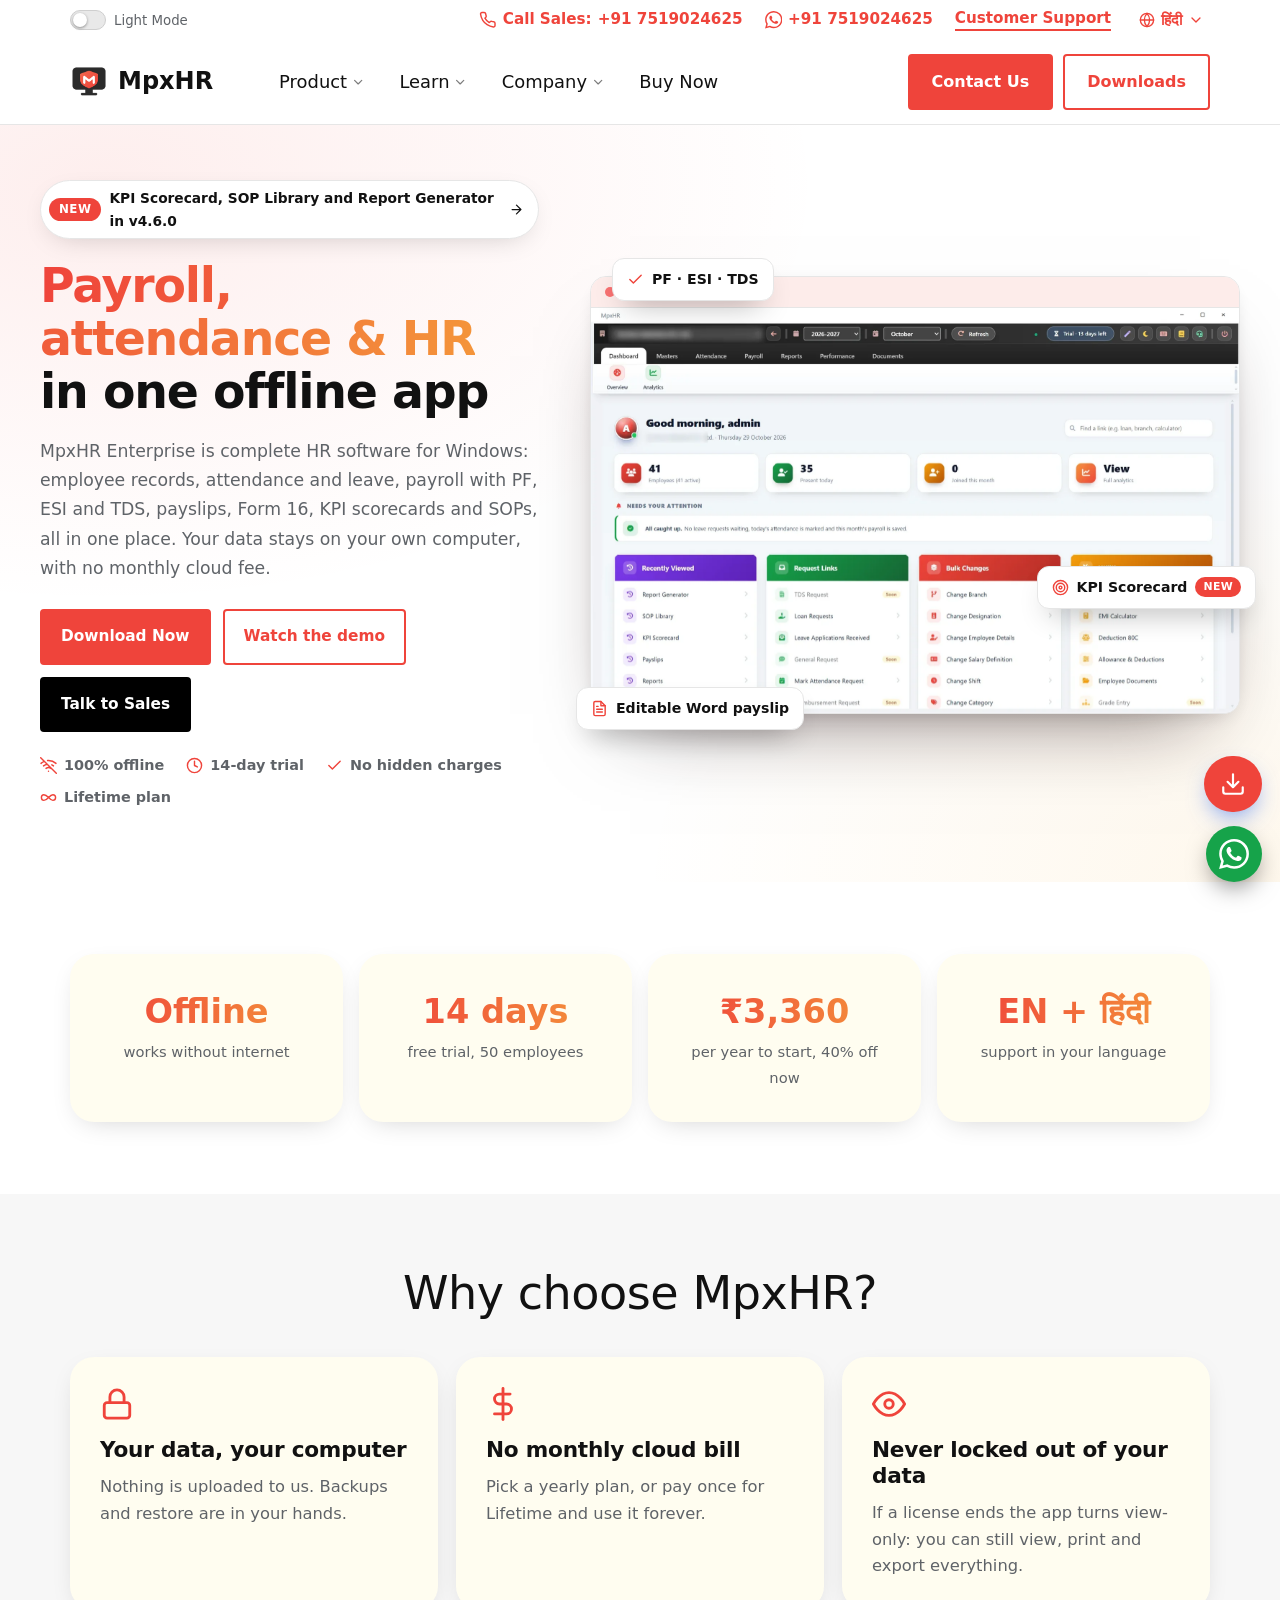
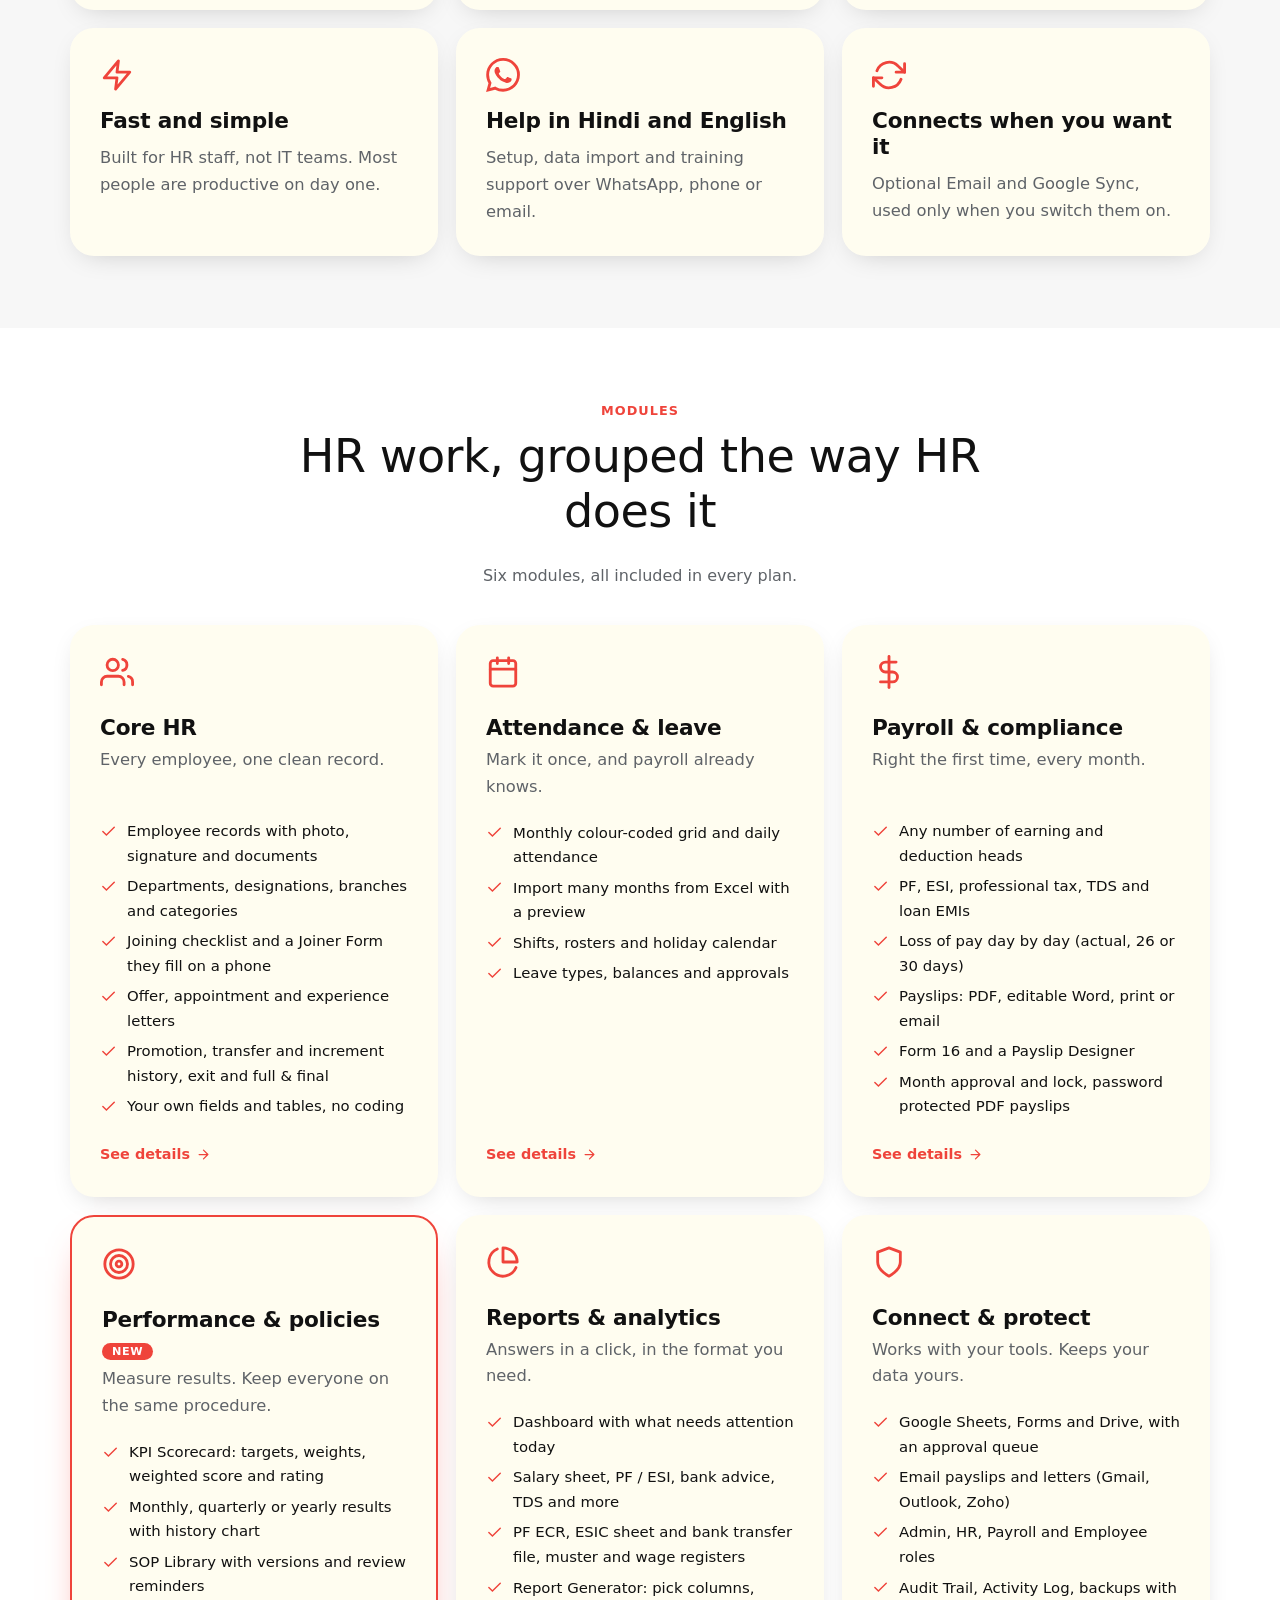
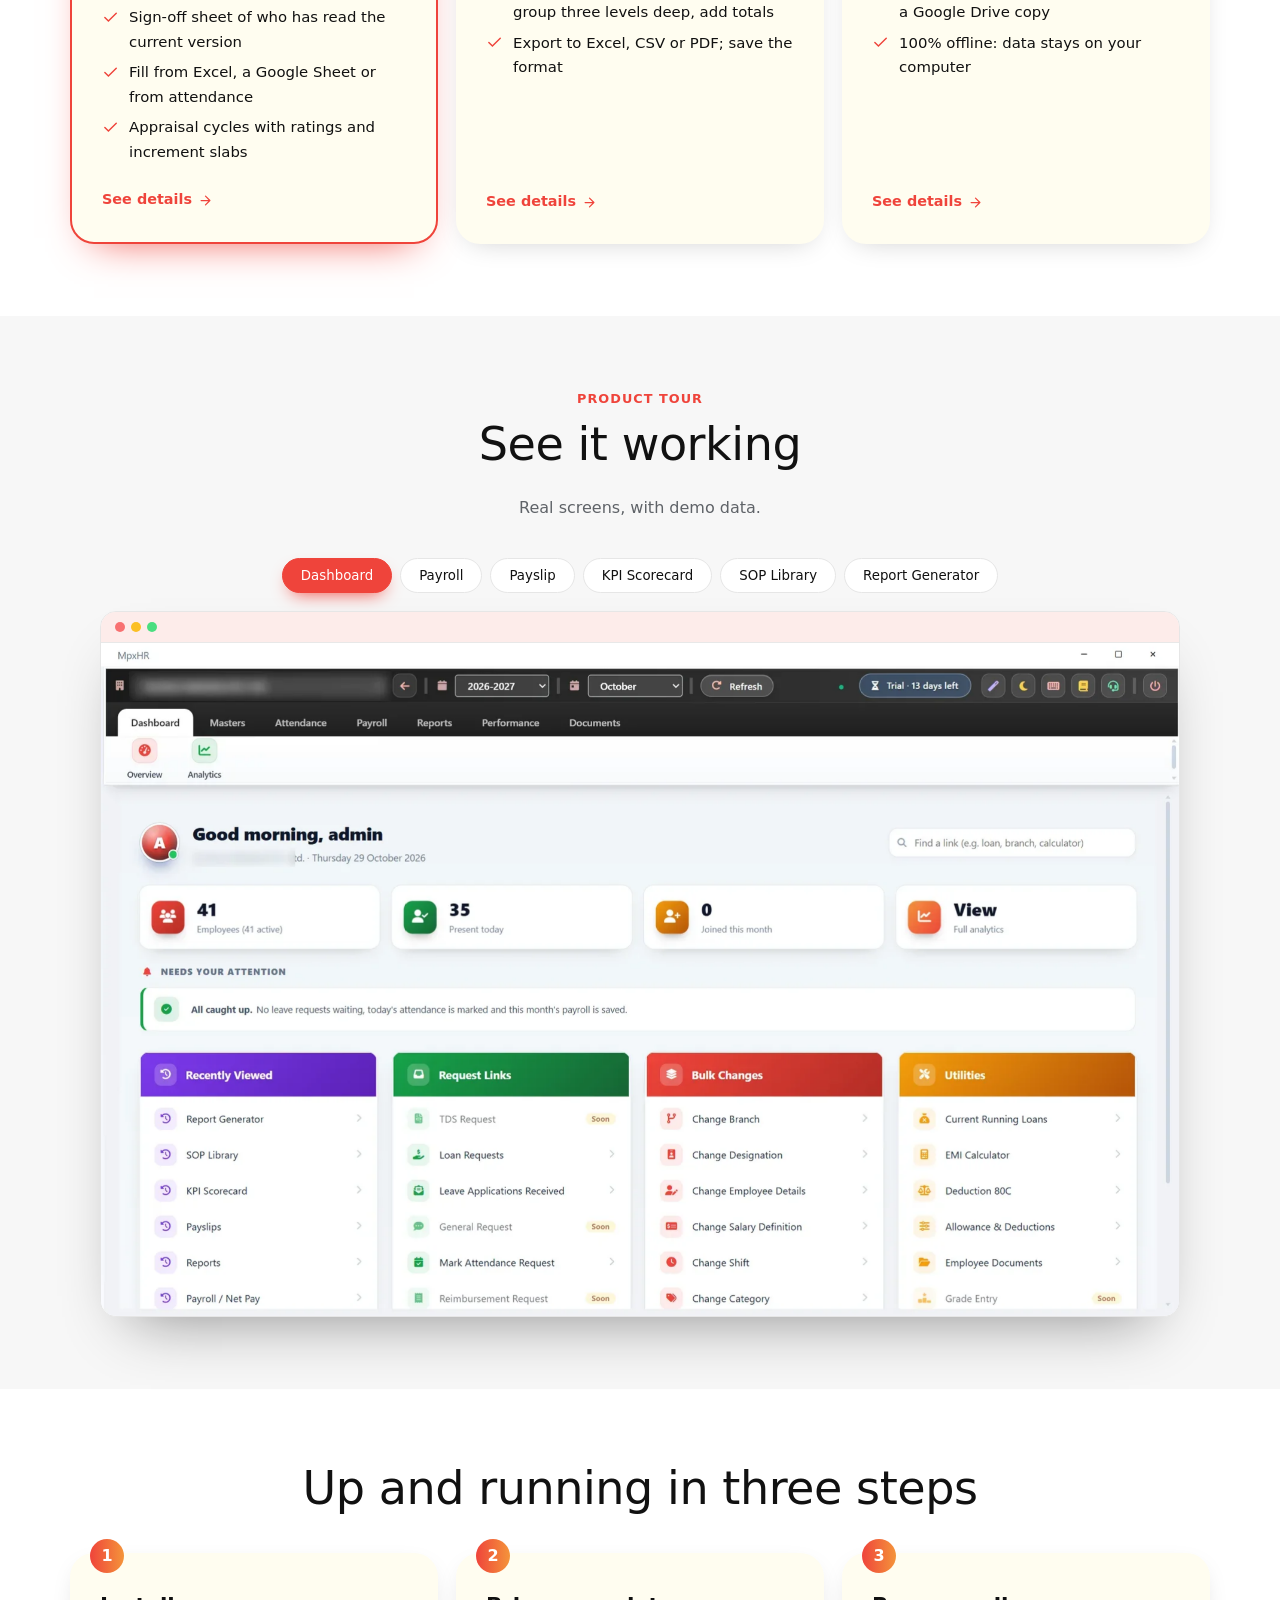
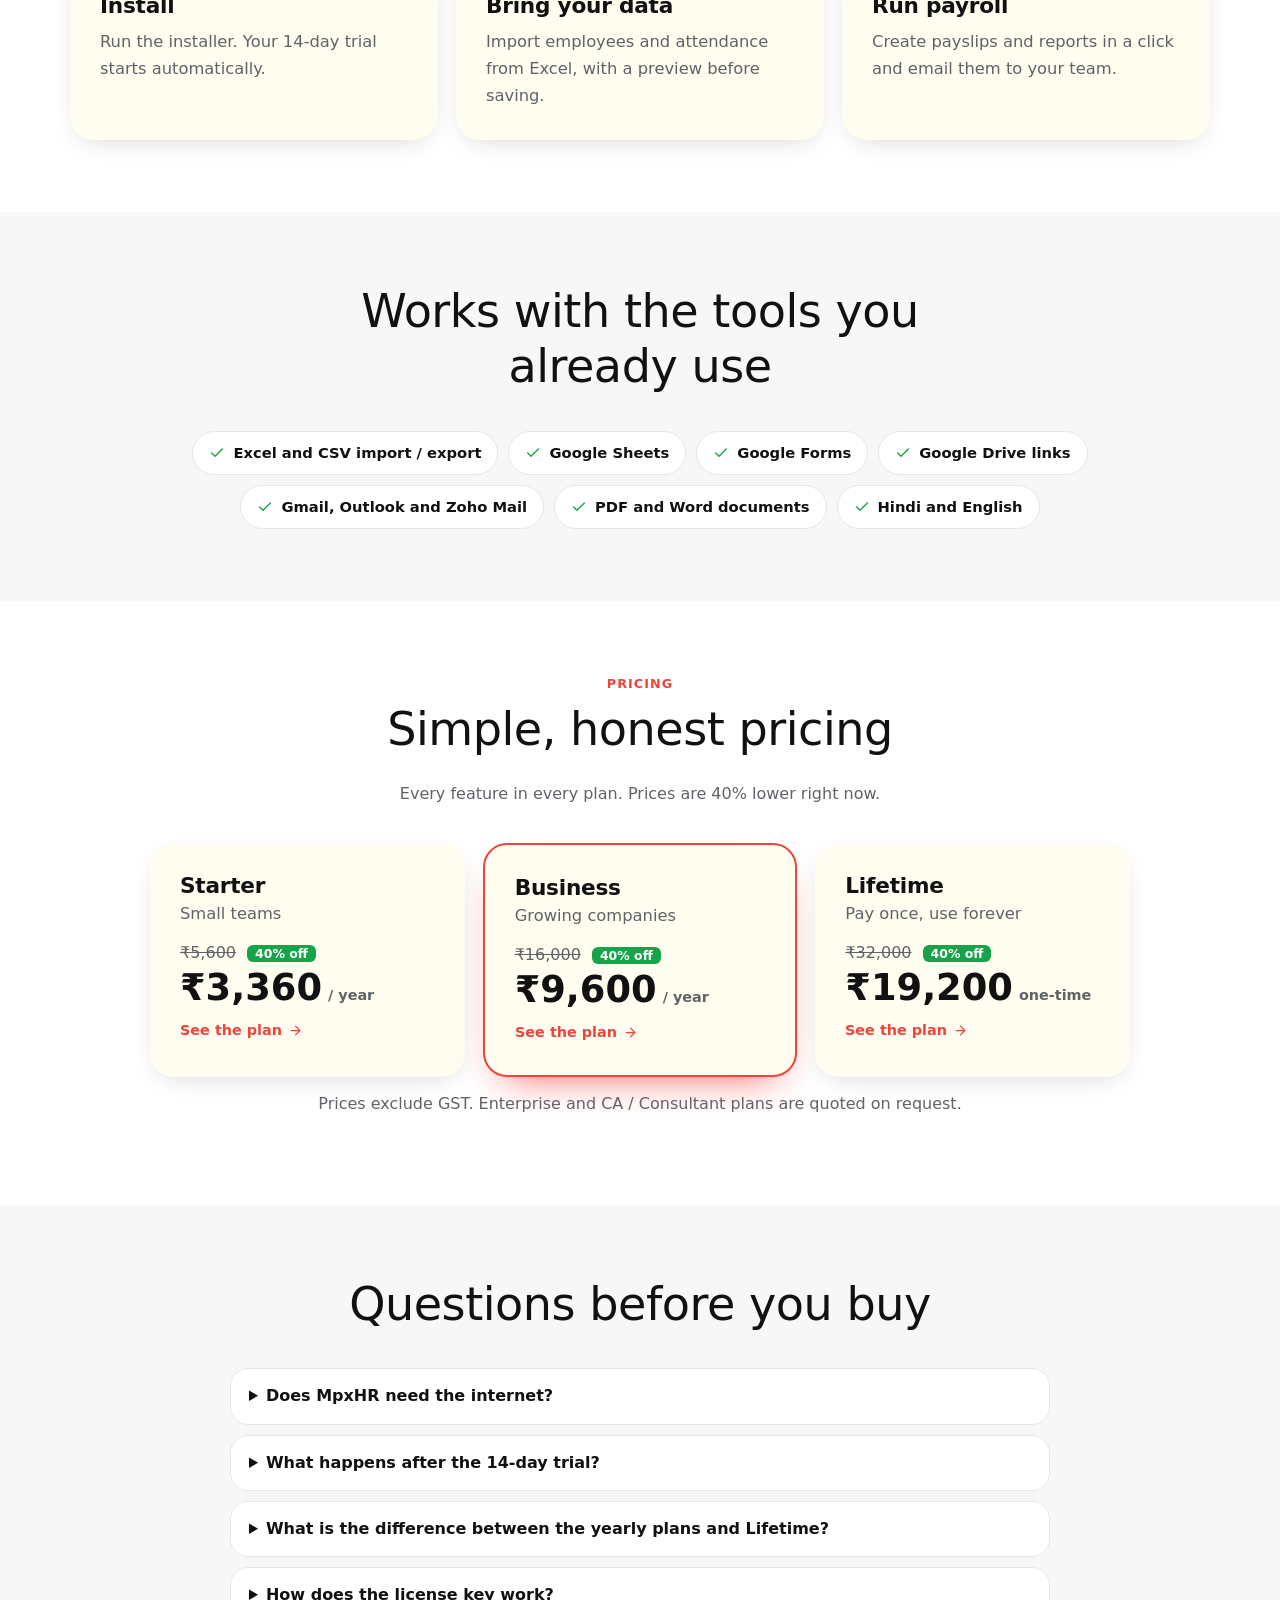
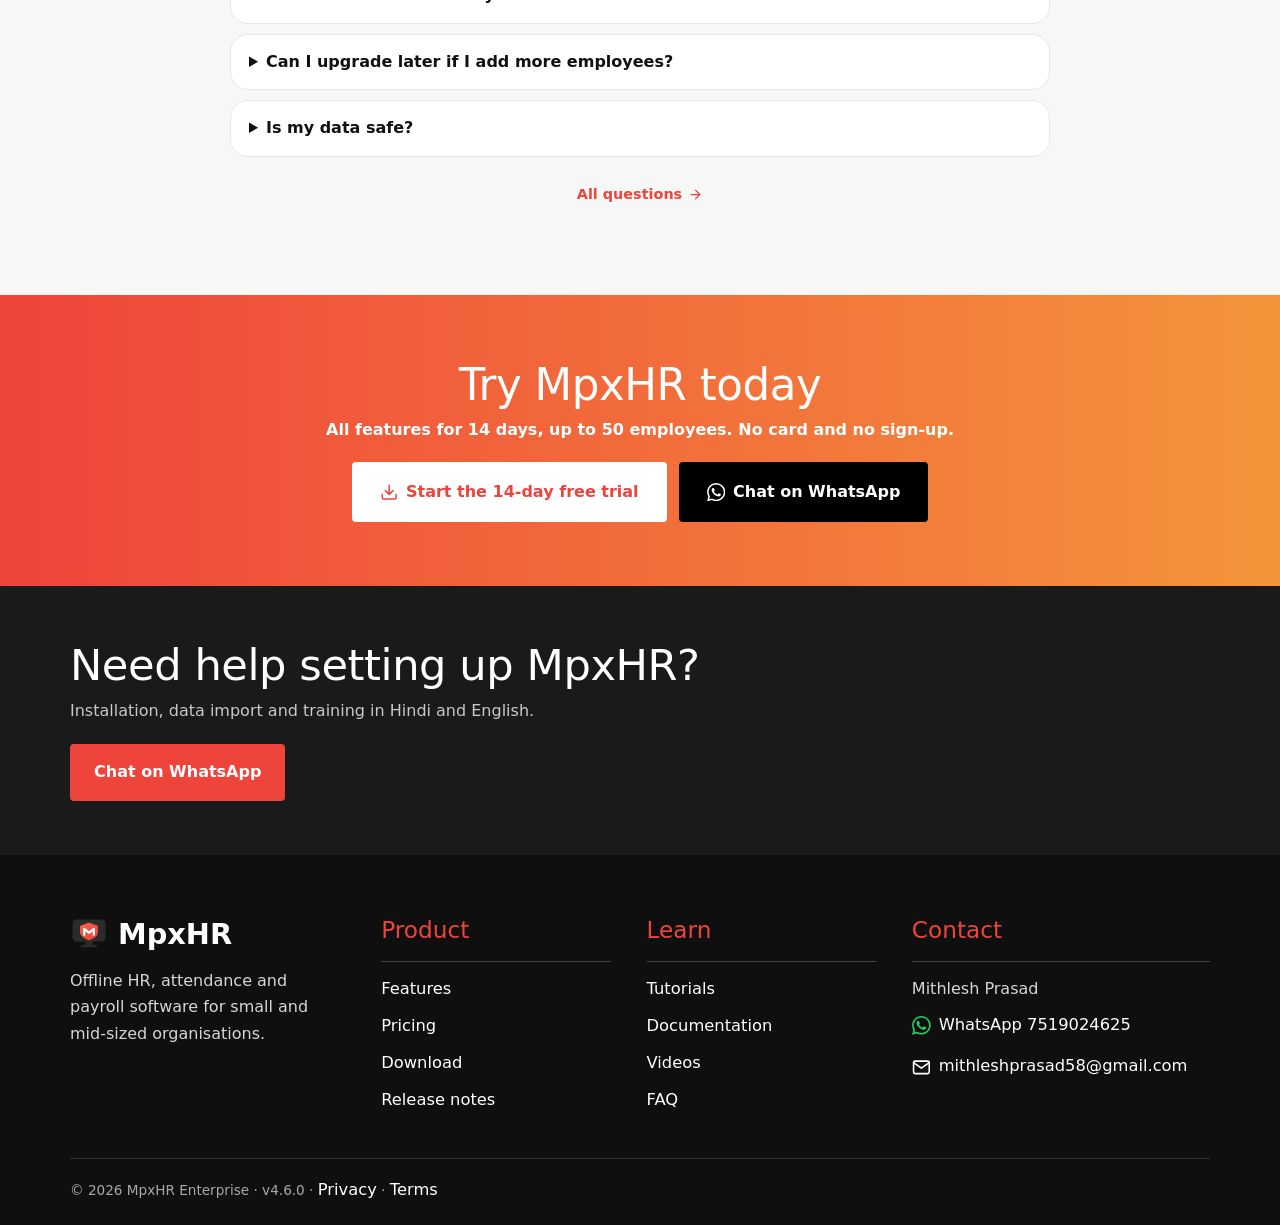
<file: index.html>
<!doctype html>
<html lang="en"><head>
<meta charset="utf-8"><meta name="viewport" content="width=device-width,initial-scale=1">
<title>MpxHR Enterprise - HR, attendance and payroll software that works fully offline</title>
<meta name="description" content="MpxHR Enterprise is offline HR, attendance and payroll software for Windows. Employees, attendance, leave, payroll, payslips, Form 16, reports, email and Google Sync. 14-day free trial.">

<meta property="og:type" content="website"><meta property="og:title" content="MpxHR Enterprise - HR, attendance and payroll software that works fully offline"><meta property="og:description" content="MpxHR Enterprise is offline HR, attendance and payroll software for Windows. Employees, attendance, leave, payroll, payslips, Form 16, reports, email and Google Sync. 14-day free trial."><meta property="og:image" content="assets/img/og.jpg">
<meta name="twitter:card" content="summary_large_image">
<meta name="theme-color" content="#ef443b">
<link rel="icon" href="assets/img/favicon.png">
<link rel="stylesheet" href="assets/site.css">
</head><body>
<a class="skip" href="#main">Skip to content</a>
<div class="topbar"><div class="wrap"><button class="themesw" id="themesw" type="button" aria-label="Switch light / dark mode"><span class="sw"><i></i></span> <span class="swt">Light Mode</span></button><span class="sp"></span><a href="tel:+917519024625"><svg class="ic " viewBox="0 0 24 24" fill="none" stroke="currentColor" stroke-width="2" stroke-linecap="round" stroke-linejoin="round" aria-hidden="true"><path d="M22 16.92v3a2 2 0 0 1-2.18 2 19.79 19.79 0 0 1-8.63-3.07 19.5 19.5 0 0 1-6-6 19.79 19.79 0 0 1-3.07-8.67A2 2 0 0 1 4.11 2h3a2 2 0 0 1 2 1.72c.127.96.361 1.903.7 2.81a2 2 0 0 1-.45 2.11L8.09 9.91a16 16 0 0 0 6 6l1.27-1.27a2 2 0 0 1 2.11-.45c.907.339 1.85.573 2.81.7A2 2 0 0 1 22 16.92z"/></svg> <b>Call Sales:</b> +91 7519024625</a><a href="https://wa.me/917519024625?text=Hello%2C%20I%20would%20like%20to%20know%20more%20about%20MpxHR." target="_blank" rel="noopener"><svg class="ic ic-fill " viewBox="0 0 24 24" fill="currentColor" aria-hidden="true"><path d="M17.472 14.382c-.297-.149-1.758-.867-2.03-.967-.273-.099-.471-.148-.67.15-.197.297-.767.966-.94 1.164-.173.199-.347.223-.644.075-.297-.15-1.255-.463-2.39-1.475-.883-.788-1.48-1.761-1.653-2.059-.173-.297-.018-.458.13-.606.134-.133.298-.347.446-.52.149-.174.198-.298.298-.497.099-.198.05-.371-.025-.52-.075-.149-.669-1.612-.916-2.207-.242-.579-.487-.5-.669-.51-.173-.008-.371-.01-.57-.01-.198 0-.52.074-.792.372-.272.297-1.04 1.016-1.04 2.479 0 1.462 1.065 2.875 1.213 3.074.149.198 2.096 3.2 5.077 4.487.709.306 1.262.489 1.694.625.712.227 1.36.195 1.871.118.571-.085 1.758-.719 2.006-1.413.248-.694.248-1.289.173-1.413-.074-.124-.272-.198-.57-.347m-5.421 7.403h-.004a9.87 9.87 0 01-5.031-1.378l-.361-.214-3.741.982.998-3.648-.235-.374a9.86 9.86 0 01-1.51-5.26c.001-5.45 4.436-9.884 9.888-9.884 2.64 0 5.122 1.03 6.988 2.898a9.825 9.825 0 012.893 6.994c-.003 5.45-4.437 9.884-9.885 9.884m8.413-18.297A11.815 11.815 0 0012.05 0C5.495 0 .16 5.335.157 11.892c0 2.096.547 4.142 1.588 5.945L.057 24l6.305-1.654a11.882 11.882 0 005.683 1.448h.005c6.554 0 11.89-5.335 11.893-11.893a11.821 11.821 0 00-3.48-8.413Z"/></svg> +91 7519024625</a><a href="contact.html" class="tb-link">Customer Support</a><button class="lang" id="langbtn" aria-label="Language"><svg class="ic " viewBox="0 0 24 24" fill="none" stroke="currentColor" stroke-width="2" stroke-linecap="round" stroke-linejoin="round" aria-hidden="true"><circle cx="12" cy="12" r="10"/><path d="M2 12h20M12 2a15.3 15.3 0 0 1 4 10 15.3 15.3 0 0 1-4 10 15.3 15.3 0 0 1-4-10 15.3 15.3 0 0 1 4-10z"/></svg> <span id="langtxt">हिंदी</span> <svg class="ic " viewBox="0 0 24 24" fill="none" stroke="currentColor" stroke-width="2" stroke-linecap="round" stroke-linejoin="round" aria-hidden="true"><path d="M6 9l6 6 6-6"/></svg></button></div></div>
<header class="hdr"><div class="wrap">
<a class="brand" href="index.html"><img src="assets/img/logo.png" alt="" width="32" height="32">MpxHR</a>
<button class="burger" aria-label="Menu" aria-expanded="false"><svg class="ic " viewBox="0 0 24 24" fill="none" stroke="currentColor" stroke-width="2" stroke-linecap="round" stroke-linejoin="round" aria-hidden="true"><path d="M3 12h18M3 6h18M3 18h18"/></svg></button>
<nav class="nav"><div class="dd "><a href="features.html" class="dd-t" aria-haspopup="true"><span data-i18n="nav.product">Product</span> <svg class="ic " viewBox="0 0 24 24" fill="none" stroke="currentColor" stroke-width="2" stroke-linecap="round" stroke-linejoin="round" aria-hidden="true"><path d="M6 9l6 6 6-6"/></svg></a><div class="dd-m"><a href="features.html" class=""><span data-i18n="nav.features">Features</span></a><a href="pricing.html" class=""><span data-i18n="nav.pricing">Pricing</span></a><a href="download.html" class=""><span data-i18n="nav.download">Download</span></a><a href="releases.html" class=""><span data-i18n="nav.releases">Release notes</span></a></div></div><div class="dd "><a href="tutorials.html" class="dd-t" aria-haspopup="true"><span data-i18n="nav.learn">Learn</span> <svg class="ic " viewBox="0 0 24 24" fill="none" stroke="currentColor" stroke-width="2" stroke-linecap="round" stroke-linejoin="round" aria-hidden="true"><path d="M6 9l6 6 6-6"/></svg></a><div class="dd-m"><a href="tutorials.html" class=""><span data-i18n="nav.tutorials">Tutorials</span></a><a href="docs.html" class=""><span data-i18n="nav.docs">Documentation</span></a><a href="videos.html" class=""><span data-i18n="nav.videos">Videos</span></a></div></div><div class="dd "><a href="contact.html" class="dd-t" aria-haspopup="true"><span data-i18n="nav.company">Company</span> <svg class="ic " viewBox="0 0 24 24" fill="none" stroke="currentColor" stroke-width="2" stroke-linecap="round" stroke-linejoin="round" aria-hidden="true"><path d="M6 9l6 6 6-6"/></svg></a><div class="dd-m"><a href="contact.html" class=""><span data-i18n="nav.contact">Contact</span></a></div></div><a href="pricing.html" class="buy "><span data-i18n="nav.buy">Buy Now</span></a></nav>
<div class="tools"><a class="btn sq" href="contact.html">Contact Us</a><a class="btn sq outl" href="download.html">Downloads</a></div>
</div></header>
<main id="main"><section class="hero"><div class="wrap grid">
<div class="copy"><a class="newpill" href="releases.html"><b>New</b> KPI Scorecard, SOP Library and Report Generator in v4.6.0 <svg class="ic " viewBox="0 0 24 24" fill="none" stroke="currentColor" stroke-width="2" stroke-linecap="round" stroke-linejoin="round" aria-hidden="true"><path d="M5 12h14M12 5l7 7-7 7"/></svg></a>
<h1><span class="grad" data-i18n="hero.h1a">Payroll, attendance &amp; HR</span> <span class="plain" data-i18n="hero.h1b">in one offline app</span></h1>
<p class="lead" data-i18n="hero.lead">MpxHR Enterprise is complete HR software for Windows: employee records, attendance and leave, payroll with PF, ESI and TDS, payslips, Form 16, KPI scorecards and SOPs, all in one place. Your data stays on your own computer, with no monthly cloud fee.</p>
<div class="cta"><a class="btn sq" href="download.html"><span data-i18n="cta.dl">Download Now</span></a><a class="btn sq outl" href="videos.html"><span data-i18n="cta.demo">Watch the demo</span></a><a class="btn sq dark" href="https://wa.me/917519024625?text=Hello%2C%20I%20would%20like%20to%20know%20more%20about%20MpxHR." target="_blank" rel="noopener"><span data-i18n="cta.talk">Talk to Sales</span></a></div>
<ul class="trust"><li><svg class="ic " viewBox="0 0 24 24" fill="none" stroke="currentColor" stroke-width="2" stroke-linecap="round" stroke-linejoin="round" aria-hidden="true"><path d="M1 1l22 22M16.72 11.06A10.94 10.94 0 0 1 19 12.55M5 12.55a10.94 10.94 0 0 1 5.17-2.39M10.71 5.05A16 16 0 0 1 22.58 9M1.42 9a15.91 15.91 0 0 1 4.7-2.88M8.53 16.11a6 6 0 0 1 6.95 0M12 20h.01"/></svg> <span data-i18n="badge.offline">100% offline</span></li><li><svg class="ic " viewBox="0 0 24 24" fill="none" stroke="currentColor" stroke-width="2" stroke-linecap="round" stroke-linejoin="round" aria-hidden="true"><circle cx="12" cy="12" r="10"/><path d="M12 6v6l4 2"/></svg> <span data-i18n="badge.trial">14-day trial</span></li><li><svg class="ic " viewBox="0 0 24 24" fill="none" stroke="currentColor" stroke-width="2" stroke-linecap="round" stroke-linejoin="round" aria-hidden="true"><path d="M20 6L9 17l-5-5"/></svg> <span data-i18n="badge.noadd">No hidden charges</span></li><li><svg class="ic " viewBox="0 0 24 24" fill="none" stroke="currentColor" stroke-width="2" stroke-linecap="round" stroke-linejoin="round" aria-hidden="true"><path d="M18.178 8c5.096 0 5.096 8 0 8-5.095 0-7.133-8-12.739-8-4.585 0-4.585 8 0 8 5.606 0 7.644-8 12.74-8z"/></svg> <span data-i18n="badge.life">Lifetime plan</span></li></ul></div>
<div class="hero-art"><div class="frame"><div class="show-bar"><i></i><i></i><i></i></div><img class="shot flat" src="assets/img/s03_dashboard.webp" alt="MpxHR dashboard" width="1800" height="1125"></div>
<span class="fchip fc1"><svg class="ic " viewBox="0 0 24 24" fill="none" stroke="currentColor" stroke-width="2" stroke-linecap="round" stroke-linejoin="round" aria-hidden="true"><path d="M20 6L9 17l-5-5"/></svg> PF &middot; ESI &middot; TDS</span><span class="fchip fc2"><svg class="ic " viewBox="0 0 24 24" fill="none" stroke="currentColor" stroke-width="2" stroke-linecap="round" stroke-linejoin="round" aria-hidden="true"><circle cx="12" cy="12" r="10"/><circle cx="12" cy="12" r="6"/><circle cx="12" cy="12" r="2"/></svg> KPI Scorecard <em>new</em></span><span class="fchip fc3"><svg class="ic " viewBox="0 0 24 24" fill="none" stroke="currentColor" stroke-width="2" stroke-linecap="round" stroke-linejoin="round" aria-hidden="true"><path d="M14 2H6a2 2 0 0 0-2 2v16a2 2 0 0 0 2 2h12a2 2 0 0 0 2-2V8z"/><path d="M14 2v6h6M16 13H8M16 17H8M10 9H8"/></svg> Editable Word payslip</span></div>
</div></section>
<section class="s"><div class="wrap">
<div class="grid4"><div class="card stat"><b>Offline</b><span>works without internet</span></div><div class="card stat"><b>14 days</b><span>free trial, 50 employees</span></div><div class="card stat"><b>₹3,360</b><span>per year to start, 40% off now</span></div><div class="card stat"><b>EN + हिंदी</b><span>support in your language</span></div></div>
</div></section>
<section class="s alt" id="why"><div class="wrap">
<div class="sec-head"><h2 data-i18n="home.why.h">Why choose MpxHR?</h2></div>
<div class="grid3">
<div class="card"><div class="ico"><svg class="ic " viewBox="0 0 24 24" fill="none" stroke="currentColor" stroke-width="2" stroke-linecap="round" stroke-linejoin="round" aria-hidden="true"><rect x="3" y="11" width="18" height="11" rx="2"/><path d="M7 11V7a5 5 0 0 1 10 0v4"/></svg></div><h3>Your data, your computer</h3><p>Nothing is uploaded to us. Backups and restore are in your hands.</p></div>
<div class="card"><div class="ico"><svg class="ic " viewBox="0 0 24 24" fill="none" stroke="currentColor" stroke-width="2" stroke-linecap="round" stroke-linejoin="round" aria-hidden="true"><path d="M12 1v22"/><path d="M17 5H9.5a3.5 3.5 0 0 0 0 7h5a3.5 3.5 0 0 1 0 7H6"/></svg></div><h3>No monthly cloud bill</h3><p>Pick a yearly plan, or pay once for Lifetime and use it forever.</p></div>
<div class="card"><div class="ico"><svg class="ic " viewBox="0 0 24 24" fill="none" stroke="currentColor" stroke-width="2" stroke-linecap="round" stroke-linejoin="round" aria-hidden="true"><path d="M1 12s4-8 11-8 11 8 11 8-4 8-11 8-11-8-11-8z"/><circle cx="12" cy="12" r="3"/></svg></div><h3>Never locked out of your data</h3><p>If a license ends the app turns view-only: you can still view, print and export everything.</p></div>
<div class="card"><div class="ico"><svg class="ic " viewBox="0 0 24 24" fill="none" stroke="currentColor" stroke-width="2" stroke-linecap="round" stroke-linejoin="round" aria-hidden="true"><polygon points="13 2 3 14 12 14 11 22 21 10 12 10 13 2"/></svg></div><h3>Fast and simple</h3><p>Built for HR staff, not IT teams. Most people are productive on day one.</p></div>
<div class="card"><div class="ico"><svg class="ic ic-fill " viewBox="0 0 24 24" fill="currentColor" aria-hidden="true"><path d="M17.472 14.382c-.297-.149-1.758-.867-2.03-.967-.273-.099-.471-.148-.67.15-.197.297-.767.966-.94 1.164-.173.199-.347.223-.644.075-.297-.15-1.255-.463-2.39-1.475-.883-.788-1.48-1.761-1.653-2.059-.173-.297-.018-.458.13-.606.134-.133.298-.347.446-.52.149-.174.198-.298.298-.497.099-.198.05-.371-.025-.52-.075-.149-.669-1.612-.916-2.207-.242-.579-.487-.5-.669-.51-.173-.008-.371-.01-.57-.01-.198 0-.52.074-.792.372-.272.297-1.04 1.016-1.04 2.479 0 1.462 1.065 2.875 1.213 3.074.149.198 2.096 3.2 5.077 4.487.709.306 1.262.489 1.694.625.712.227 1.36.195 1.871.118.571-.085 1.758-.719 2.006-1.413.248-.694.248-1.289.173-1.413-.074-.124-.272-.198-.57-.347m-5.421 7.403h-.004a9.87 9.87 0 01-5.031-1.378l-.361-.214-3.741.982.998-3.648-.235-.374a9.86 9.86 0 01-1.51-5.26c.001-5.45 4.436-9.884 9.888-9.884 2.64 0 5.122 1.03 6.988 2.898a9.825 9.825 0 012.893 6.994c-.003 5.45-4.437 9.884-9.885 9.884m8.413-18.297A11.815 11.815 0 0012.05 0C5.495 0 .16 5.335.157 11.892c0 2.096.547 4.142 1.588 5.945L.057 24l6.305-1.654a11.882 11.882 0 005.683 1.448h.005c6.554 0 11.89-5.335 11.893-11.893a11.821 11.821 0 00-3.48-8.413Z"/></svg></div><h3>Help in Hindi and English</h3><p>Setup, data import and training support over WhatsApp, phone or email.</p></div>
<div class="card"><div class="ico"><svg class="ic " viewBox="0 0 24 24" fill="none" stroke="currentColor" stroke-width="2" stroke-linecap="round" stroke-linejoin="round" aria-hidden="true"><path d="M23 4v6h-6M1 20v-6h6"/><path d="M3.51 9a9 9 0 0 1 14.85-3.36L23 10M1 14l4.64 4.36A9 9 0 0 0 20.49 15"/></svg></div><h3>Connects when you want it</h3><p>Optional Email and Google Sync, used only when you switch them on.</p></div>
</div></div></section>
<section class="s" id="modules"><div class="wrap">
<div class="sec-head"><div class="eyebrow">Modules</div><h2 data-i18n="home.mod.h">HR work, grouped the way HR does it</h2><p class="muted" data-i18n="home.mod.p">Six modules, all included in every plan.</p></div>
<div class="grid3 modgrid"><article class="card mod" id="mod-core"><div class="ico"><svg class="ic " viewBox="0 0 24 24" fill="none" stroke="currentColor" stroke-width="2" stroke-linecap="round" stroke-linejoin="round" aria-hidden="true"><path d="M17 21v-2a4 4 0 0 0-4-4H5a4 4 0 0 0-4 4v2"/><circle cx="9" cy="7" r="4"/><path d="M23 21v-2a4 4 0 0 0-3-3.87M16 3.13a4 4 0 0 1 0 7.75"/></svg></div><h3><span data-i18n="m.core.t">Core HR</span></h3><p class="muted" data-i18n="m.core.d">Every employee, one clean record.</p><ul class="ticks"><li><svg class="ic " viewBox="0 0 24 24" fill="none" stroke="currentColor" stroke-width="2" stroke-linecap="round" stroke-linejoin="round" aria-hidden="true"><path d="M20 6L9 17l-5-5"/></svg> <span data-i18n="m.core.b0">Employee records with photo, signature and documents</span></li><li><svg class="ic " viewBox="0 0 24 24" fill="none" stroke="currentColor" stroke-width="2" stroke-linecap="round" stroke-linejoin="round" aria-hidden="true"><path d="M20 6L9 17l-5-5"/></svg> <span data-i18n="m.core.b1">Departments, designations, branches and categories</span></li><li><svg class="ic " viewBox="0 0 24 24" fill="none" stroke="currentColor" stroke-width="2" stroke-linecap="round" stroke-linejoin="round" aria-hidden="true"><path d="M20 6L9 17l-5-5"/></svg> <span data-i18n="m.core.b2">Joining checklist and a Joiner Form they fill on a phone</span></li><li><svg class="ic " viewBox="0 0 24 24" fill="none" stroke="currentColor" stroke-width="2" stroke-linecap="round" stroke-linejoin="round" aria-hidden="true"><path d="M20 6L9 17l-5-5"/></svg> <span data-i18n="m.core.b3">Offer, appointment and experience letters</span></li><li><svg class="ic " viewBox="0 0 24 24" fill="none" stroke="currentColor" stroke-width="2" stroke-linecap="round" stroke-linejoin="round" aria-hidden="true"><path d="M20 6L9 17l-5-5"/></svg> <span data-i18n="m.core.b4">Promotion, transfer and increment history, exit and full & final</span></li><li><svg class="ic " viewBox="0 0 24 24" fill="none" stroke="currentColor" stroke-width="2" stroke-linecap="round" stroke-linejoin="round" aria-hidden="true"><path d="M20 6L9 17l-5-5"/></svg> <span data-i18n="m.core.b5">Your own fields and tables, no coding</span></li></ul><a class="more" href="features.html#core">See details <svg class="ic " viewBox="0 0 24 24" fill="none" stroke="currentColor" stroke-width="2" stroke-linecap="round" stroke-linejoin="round" aria-hidden="true"><path d="M5 12h14M12 5l7 7-7 7"/></svg></a></article><article class="card mod" id="mod-att"><div class="ico"><svg class="ic " viewBox="0 0 24 24" fill="none" stroke="currentColor" stroke-width="2" stroke-linecap="round" stroke-linejoin="round" aria-hidden="true"><rect x="3" y="4" width="18" height="18" rx="2"/><path d="M16 2v4M8 2v4M3 10h18"/></svg></div><h3><span data-i18n="m.att.t">Attendance & leave</span></h3><p class="muted" data-i18n="m.att.d">Mark it once, and payroll already knows.</p><ul class="ticks"><li><svg class="ic " viewBox="0 0 24 24" fill="none" stroke="currentColor" stroke-width="2" stroke-linecap="round" stroke-linejoin="round" aria-hidden="true"><path d="M20 6L9 17l-5-5"/></svg> <span data-i18n="m.att.b0">Monthly colour-coded grid and daily attendance</span></li><li><svg class="ic " viewBox="0 0 24 24" fill="none" stroke="currentColor" stroke-width="2" stroke-linecap="round" stroke-linejoin="round" aria-hidden="true"><path d="M20 6L9 17l-5-5"/></svg> <span data-i18n="m.att.b1">Import many months from Excel with a preview</span></li><li><svg class="ic " viewBox="0 0 24 24" fill="none" stroke="currentColor" stroke-width="2" stroke-linecap="round" stroke-linejoin="round" aria-hidden="true"><path d="M20 6L9 17l-5-5"/></svg> <span data-i18n="m.att.b2">Shifts, rosters and holiday calendar</span></li><li><svg class="ic " viewBox="0 0 24 24" fill="none" stroke="currentColor" stroke-width="2" stroke-linecap="round" stroke-linejoin="round" aria-hidden="true"><path d="M20 6L9 17l-5-5"/></svg> <span data-i18n="m.att.b3">Leave types, balances and approvals</span></li></ul><a class="more" href="features.html#att">See details <svg class="ic " viewBox="0 0 24 24" fill="none" stroke="currentColor" stroke-width="2" stroke-linecap="round" stroke-linejoin="round" aria-hidden="true"><path d="M5 12h14M12 5l7 7-7 7"/></svg></a></article><article class="card mod" id="mod-pay"><div class="ico"><svg class="ic " viewBox="0 0 24 24" fill="none" stroke="currentColor" stroke-width="2" stroke-linecap="round" stroke-linejoin="round" aria-hidden="true"><path d="M12 1v22"/><path d="M17 5H9.5a3.5 3.5 0 0 0 0 7h5a3.5 3.5 0 0 1 0 7H6"/></svg></div><h3><span data-i18n="m.pay.t">Payroll & compliance</span></h3><p class="muted" data-i18n="m.pay.d">Right the first time, every month.</p><ul class="ticks"><li><svg class="ic " viewBox="0 0 24 24" fill="none" stroke="currentColor" stroke-width="2" stroke-linecap="round" stroke-linejoin="round" aria-hidden="true"><path d="M20 6L9 17l-5-5"/></svg> <span data-i18n="m.pay.b0">Any number of earning and deduction heads</span></li><li><svg class="ic " viewBox="0 0 24 24" fill="none" stroke="currentColor" stroke-width="2" stroke-linecap="round" stroke-linejoin="round" aria-hidden="true"><path d="M20 6L9 17l-5-5"/></svg> <span data-i18n="m.pay.b1">PF, ESI, professional tax, TDS and loan EMIs</span></li><li><svg class="ic " viewBox="0 0 24 24" fill="none" stroke="currentColor" stroke-width="2" stroke-linecap="round" stroke-linejoin="round" aria-hidden="true"><path d="M20 6L9 17l-5-5"/></svg> <span data-i18n="m.pay.b2">Loss of pay day by day (actual, 26 or 30 days)</span></li><li><svg class="ic " viewBox="0 0 24 24" fill="none" stroke="currentColor" stroke-width="2" stroke-linecap="round" stroke-linejoin="round" aria-hidden="true"><path d="M20 6L9 17l-5-5"/></svg> <span data-i18n="m.pay.b3">Payslips: PDF, editable Word, print or email</span></li><li><svg class="ic " viewBox="0 0 24 24" fill="none" stroke="currentColor" stroke-width="2" stroke-linecap="round" stroke-linejoin="round" aria-hidden="true"><path d="M20 6L9 17l-5-5"/></svg> <span data-i18n="m.pay.b4">Form 16 and a Payslip Designer</span></li><li><svg class="ic " viewBox="0 0 24 24" fill="none" stroke="currentColor" stroke-width="2" stroke-linecap="round" stroke-linejoin="round" aria-hidden="true"><path d="M20 6L9 17l-5-5"/></svg> <span data-i18n="m.pay.b5">Month approval and lock, password protected PDF payslips</span></li></ul><a class="more" href="features.html#pay">See details <svg class="ic " viewBox="0 0 24 24" fill="none" stroke="currentColor" stroke-width="2" stroke-linecap="round" stroke-linejoin="round" aria-hidden="true"><path d="M5 12h14M12 5l7 7-7 7"/></svg></a></article><article class="card mod isnew" id="mod-perf"><div class="ico"><svg class="ic " viewBox="0 0 24 24" fill="none" stroke="currentColor" stroke-width="2" stroke-linecap="round" stroke-linejoin="round" aria-hidden="true"><circle cx="12" cy="12" r="10"/><circle cx="12" cy="12" r="6"/><circle cx="12" cy="12" r="2"/></svg></div><h3><span data-i18n="m.perf.t">Performance & policies</span><span class="newtag">New</span></h3><p class="muted" data-i18n="m.perf.d">Measure results. Keep everyone on the same procedure.</p><ul class="ticks"><li><svg class="ic " viewBox="0 0 24 24" fill="none" stroke="currentColor" stroke-width="2" stroke-linecap="round" stroke-linejoin="round" aria-hidden="true"><path d="M20 6L9 17l-5-5"/></svg> <span data-i18n="m.perf.b0">KPI Scorecard: targets, weights, weighted score and rating</span></li><li><svg class="ic " viewBox="0 0 24 24" fill="none" stroke="currentColor" stroke-width="2" stroke-linecap="round" stroke-linejoin="round" aria-hidden="true"><path d="M20 6L9 17l-5-5"/></svg> <span data-i18n="m.perf.b1">Monthly, quarterly or yearly results with history chart</span></li><li><svg class="ic " viewBox="0 0 24 24" fill="none" stroke="currentColor" stroke-width="2" stroke-linecap="round" stroke-linejoin="round" aria-hidden="true"><path d="M20 6L9 17l-5-5"/></svg> <span data-i18n="m.perf.b2">SOP Library with versions and review reminders</span></li><li><svg class="ic " viewBox="0 0 24 24" fill="none" stroke="currentColor" stroke-width="2" stroke-linecap="round" stroke-linejoin="round" aria-hidden="true"><path d="M20 6L9 17l-5-5"/></svg> <span data-i18n="m.perf.b3">Sign-off sheet of who has read the current version</span></li><li><svg class="ic " viewBox="0 0 24 24" fill="none" stroke="currentColor" stroke-width="2" stroke-linecap="round" stroke-linejoin="round" aria-hidden="true"><path d="M20 6L9 17l-5-5"/></svg> <span data-i18n="m.perf.b4">Fill from Excel, a Google Sheet or from attendance</span></li><li><svg class="ic " viewBox="0 0 24 24" fill="none" stroke="currentColor" stroke-width="2" stroke-linecap="round" stroke-linejoin="round" aria-hidden="true"><path d="M20 6L9 17l-5-5"/></svg> <span data-i18n="m.perf.b5">Appraisal cycles with ratings and increment slabs</span></li></ul><a class="more" href="features.html#perf">See details <svg class="ic " viewBox="0 0 24 24" fill="none" stroke="currentColor" stroke-width="2" stroke-linecap="round" stroke-linejoin="round" aria-hidden="true"><path d="M5 12h14M12 5l7 7-7 7"/></svg></a></article><article class="card mod" id="mod-rep"><div class="ico"><svg class="ic " viewBox="0 0 24 24" fill="none" stroke="currentColor" stroke-width="2" stroke-linecap="round" stroke-linejoin="round" aria-hidden="true"><path d="M21.21 15.89A10 10 0 1 1 8 2.83"/><path d="M22 12A10 10 0 0 0 12 2v10z"/></svg></div><h3><span data-i18n="m.rep.t">Reports & analytics</span></h3><p class="muted" data-i18n="m.rep.d">Answers in a click, in the format you need.</p><ul class="ticks"><li><svg class="ic " viewBox="0 0 24 24" fill="none" stroke="currentColor" stroke-width="2" stroke-linecap="round" stroke-linejoin="round" aria-hidden="true"><path d="M20 6L9 17l-5-5"/></svg> <span data-i18n="m.rep.b0">Dashboard with what needs attention today</span></li><li><svg class="ic " viewBox="0 0 24 24" fill="none" stroke="currentColor" stroke-width="2" stroke-linecap="round" stroke-linejoin="round" aria-hidden="true"><path d="M20 6L9 17l-5-5"/></svg> <span data-i18n="m.rep.b1">Salary sheet, PF / ESI, bank advice, TDS and more</span></li><li><svg class="ic " viewBox="0 0 24 24" fill="none" stroke="currentColor" stroke-width="2" stroke-linecap="round" stroke-linejoin="round" aria-hidden="true"><path d="M20 6L9 17l-5-5"/></svg> <span data-i18n="m.rep.b2">PF ECR, ESIC sheet and bank transfer file, muster and wage registers</span></li><li><svg class="ic " viewBox="0 0 24 24" fill="none" stroke="currentColor" stroke-width="2" stroke-linecap="round" stroke-linejoin="round" aria-hidden="true"><path d="M20 6L9 17l-5-5"/></svg> <span data-i18n="m.rep.b3">Report Generator: pick columns, group three levels deep, add totals</span></li><li><svg class="ic " viewBox="0 0 24 24" fill="none" stroke="currentColor" stroke-width="2" stroke-linecap="round" stroke-linejoin="round" aria-hidden="true"><path d="M20 6L9 17l-5-5"/></svg> <span data-i18n="m.rep.b4">Export to Excel, CSV or PDF; save the format</span></li></ul><a class="more" href="features.html#rep">See details <svg class="ic " viewBox="0 0 24 24" fill="none" stroke="currentColor" stroke-width="2" stroke-linecap="round" stroke-linejoin="round" aria-hidden="true"><path d="M5 12h14M12 5l7 7-7 7"/></svg></a></article><article class="card mod" id="mod-conn"><div class="ico"><svg class="ic " viewBox="0 0 24 24" fill="none" stroke="currentColor" stroke-width="2" stroke-linecap="round" stroke-linejoin="round" aria-hidden="true"><path d="M12 22s8-4 8-10V5l-8-3-8 3v7c0 6 8 10 8 10z"/></svg></div><h3><span data-i18n="m.conn.t">Connect & protect</span></h3><p class="muted" data-i18n="m.conn.d">Works with your tools. Keeps your data yours.</p><ul class="ticks"><li><svg class="ic " viewBox="0 0 24 24" fill="none" stroke="currentColor" stroke-width="2" stroke-linecap="round" stroke-linejoin="round" aria-hidden="true"><path d="M20 6L9 17l-5-5"/></svg> <span data-i18n="m.conn.b0">Google Sheets, Forms and Drive, with an approval queue</span></li><li><svg class="ic " viewBox="0 0 24 24" fill="none" stroke="currentColor" stroke-width="2" stroke-linecap="round" stroke-linejoin="round" aria-hidden="true"><path d="M20 6L9 17l-5-5"/></svg> <span data-i18n="m.conn.b1">Email payslips and letters (Gmail, Outlook, Zoho)</span></li><li><svg class="ic " viewBox="0 0 24 24" fill="none" stroke="currentColor" stroke-width="2" stroke-linecap="round" stroke-linejoin="round" aria-hidden="true"><path d="M20 6L9 17l-5-5"/></svg> <span data-i18n="m.conn.b2">Admin, HR, Payroll and Employee roles</span></li><li><svg class="ic " viewBox="0 0 24 24" fill="none" stroke="currentColor" stroke-width="2" stroke-linecap="round" stroke-linejoin="round" aria-hidden="true"><path d="M20 6L9 17l-5-5"/></svg> <span data-i18n="m.conn.b3">Audit Trail, Activity Log, backups with a Google Drive copy</span></li><li><svg class="ic " viewBox="0 0 24 24" fill="none" stroke="currentColor" stroke-width="2" stroke-linecap="round" stroke-linejoin="round" aria-hidden="true"><path d="M20 6L9 17l-5-5"/></svg> <span data-i18n="m.conn.b4">100% offline: data stays on your computer</span></li></ul><a class="more" href="features.html#conn">See details <svg class="ic " viewBox="0 0 24 24" fill="none" stroke="currentColor" stroke-width="2" stroke-linecap="round" stroke-linejoin="round" aria-hidden="true"><path d="M5 12h14M12 5l7 7-7 7"/></svg></a></article></div>
</div></section>
<section class="s alt"><div class="wrap">
<div class="sec-head"><div class="eyebrow">Product tour</div><h2 data-i18n="home.show.h">See it working</h2><p class="muted" data-i18n="home.show.p">Real screens, with demo data.</p></div>
<div class="show" id="show">
<div class="show-tabs" role="tablist"><button type="button" role="tab" class="on" data-show="s03_dashboard">Dashboard</button><button type="button" role="tab" class="" data-show="s10_payroll">Payroll</button><button type="button" role="tab" class="" data-show="s12_payslip_preview">Payslip</button><button type="button" role="tab" class="" data-show="s35_kpi_scorecard">KPI Scorecard</button><button type="button" role="tab" class="" data-show="s36_sop_library">SOP Library</button><button type="button" role="tab" class="" data-show="s37_report_generator">Report Generator</button></div>
<div class="show-frame"><div class="show-bar"><i></i><i></i><i></i></div><img class="show-img on" data-for="s03_dashboard" src="assets/img/s03_dashboard.webp" alt="MpxHR dashboard" width="1440" height="900" loading="eager"><img class="show-img " data-for="s10_payroll" src="assets/img/s10_payroll.webp" alt="Salary sheet with PF, ESI and TDS" width="1440" height="900" loading="lazy"><img class="show-img " data-for="s12_payslip_preview" src="assets/img/s12_payslip_preview.webp" alt="Payslip preview" width="1440" height="900" loading="lazy"><img class="show-img " data-for="s35_kpi_scorecard" src="assets/img/s35_kpi_scorecard.webp" alt="KPI Scorecard with weighted scores and ratings" width="1440" height="900" loading="lazy"><img class="show-img " data-for="s36_sop_library" src="assets/img/s36_sop_library.webp" alt="SOP Library with review dates and sign-off" width="1440" height="900" loading="lazy"><img class="show-img " data-for="s37_report_generator" src="assets/img/s37_report_generator.webp" alt="Report Generator with multi-level grouping" width="1440" height="900" loading="lazy"></div>
</div>
</div></section>
<section class="s"><div class="wrap">
<div class="sec-head"><h2 data-i18n="home.how.h">Up and running in three steps</h2></div>
<div class="steps3"><div class="card"><h3 data-i18n="home.how.1">Install</h3><p data-i18n="home.how.1p">Run the installer. Your 14-day trial starts automatically.</p></div><div class="card"><h3 data-i18n="home.how.2">Bring your data</h3><p data-i18n="home.how.2p">Import employees and attendance from Excel, with a preview before saving.</p></div><div class="card"><h3 data-i18n="home.how.3">Run payroll</h3><p data-i18n="home.how.3p">Create payslips and reports in a click and email them to your team.</p></div></div>
</div></section>
<section class="s alt"><div class="wrap">
<div class="sec-head"><h2 data-i18n="home.int.h">Works with the tools you already use</h2></div>
<div class="chiprow"><span class="chip2"><svg class="ic " viewBox="0 0 24 24" fill="none" stroke="currentColor" stroke-width="2" stroke-linecap="round" stroke-linejoin="round" aria-hidden="true"><path d="M20 6L9 17l-5-5"/></svg> Excel and CSV import / export</span><span class="chip2"><svg class="ic " viewBox="0 0 24 24" fill="none" stroke="currentColor" stroke-width="2" stroke-linecap="round" stroke-linejoin="round" aria-hidden="true"><path d="M20 6L9 17l-5-5"/></svg> Google Sheets</span><span class="chip2"><svg class="ic " viewBox="0 0 24 24" fill="none" stroke="currentColor" stroke-width="2" stroke-linecap="round" stroke-linejoin="round" aria-hidden="true"><path d="M20 6L9 17l-5-5"/></svg> Google Forms</span><span class="chip2"><svg class="ic " viewBox="0 0 24 24" fill="none" stroke="currentColor" stroke-width="2" stroke-linecap="round" stroke-linejoin="round" aria-hidden="true"><path d="M20 6L9 17l-5-5"/></svg> Google Drive links</span><span class="chip2"><svg class="ic " viewBox="0 0 24 24" fill="none" stroke="currentColor" stroke-width="2" stroke-linecap="round" stroke-linejoin="round" aria-hidden="true"><path d="M20 6L9 17l-5-5"/></svg> Gmail, Outlook and Zoho Mail</span><span class="chip2"><svg class="ic " viewBox="0 0 24 24" fill="none" stroke="currentColor" stroke-width="2" stroke-linecap="round" stroke-linejoin="round" aria-hidden="true"><path d="M20 6L9 17l-5-5"/></svg> PDF and Word documents</span><span class="chip2"><svg class="ic " viewBox="0 0 24 24" fill="none" stroke="currentColor" stroke-width="2" stroke-linecap="round" stroke-linejoin="round" aria-hidden="true"><path d="M20 6L9 17l-5-5"/></svg> Hindi and English</span></div>
</div></section>
<section class="s"><div class="wrap">
<div class="sec-head"><div class="eyebrow">Pricing</div><h2 data-i18n="home.price.h">Simple, honest pricing</h2><p class="muted" data-i18n="home.price.p">Every feature in every plan. Prices are 40% lower right now.</p></div>
<div class="ptease"><a class="card pt " href="pricing.html"><h3>Starter</h3><p class="muted">Small teams</p><div class="was"><s>₹5,600</s> <b>40% off</b></div><div class="amt">₹3,360<small>/ year</small></div><span class="more">See the plan <svg class="ic " viewBox="0 0 24 24" fill="none" stroke="currentColor" stroke-width="2" stroke-linecap="round" stroke-linejoin="round" aria-hidden="true"><path d="M5 12h14M12 5l7 7-7 7"/></svg></span></a><a class="card pt feat" href="pricing.html"><h3>Business</h3><p class="muted">Growing companies</p><div class="was"><s>₹16,000</s> <b>40% off</b></div><div class="amt">₹9,600<small>/ year</small></div><span class="more">See the plan <svg class="ic " viewBox="0 0 24 24" fill="none" stroke="currentColor" stroke-width="2" stroke-linecap="round" stroke-linejoin="round" aria-hidden="true"><path d="M5 12h14M12 5l7 7-7 7"/></svg></span></a><a class="card pt " href="pricing.html"><h3>Lifetime</h3><p class="muted">Pay once, use forever</p><div class="was"><s>₹32,000</s> <b>40% off</b></div><div class="amt">₹19,200<small>one-time</small></div><span class="more">See the plan <svg class="ic " viewBox="0 0 24 24" fill="none" stroke="currentColor" stroke-width="2" stroke-linecap="round" stroke-linejoin="round" aria-hidden="true"><path d="M5 12h14M12 5l7 7-7 7"/></svg></span></a></div>
<p class="center muted" style="margin-top:14px">Prices exclude GST. Enterprise and CA / Consultant plans are quoted on request.</p>
</div></section>
<section class="s alt"><div class="wrap" style="max-width:860px"><div class="sec-head"><h2 data-i18n="home.faq.h">Questions before you buy</h2></div><details><summary>Does MpxHR need the internet?</summary><p>No. Daily work (employees, attendance, payroll, payslips, reports) is fully offline and your data stays on your computer. The internet is used only by the optional Email and Google Sync features, and nothing is ever sent to us.</p></details><details><summary>What happens after the 14-day trial?</summary><p>You enter the license key from us and carry on with all your data intact. Without a key the app switches to view-only mode: you can still view, print and export everything, but cannot add or change records until a key is entered.</p></details><details><summary>What is the difference between the yearly plans and Lifetime?</summary><p>Yearly plans (Starter, Business, Enterprise, CA / Consultant) run until a date and are renewed with a new key. After a yearly plan ends there is a 15-day grace period. Lifetime is a one-time payment with no expiry date and no employee or company limit.</p></details><details><summary>How does the license key work?</summary><p>The key is a signed text code. You paste it in Settings › License and it is checked on your computer, with no internet needed. It is not tied to one computer, so you can move the software to a new PC and re-enter the same key.</p></details><details><summary>Can I upgrade later if I add more employees?</summary><p>Yes. Ask us and we issue a new key with the higher limit. Your data stays as it is. Renewals simply extend the date.</p></details><details><summary>Is my data safe?</summary><p>Data is stored in a database file on your computer. You can take backups at any time, restore them, protect access with roles and passwords, and use the master recovery password if an admin password is lost.</p></details><p class="center" style="margin-top:18px"><a class="more" href="pricing.html#faq">All questions <svg class="ic " viewBox="0 0 24 24" fill="none" stroke="currentColor" stroke-width="2" stroke-linecap="round" stroke-linejoin="round" aria-hidden="true"><path d="M5 12h14M12 5l7 7-7 7"/></svg></a></p></div></section>
<section class="s"><div class="wrap"><div class="band"><h2 style="margin-bottom:6px"><span data-i18n="home.cta.h">Try MpxHR today</span></h2><p><span data-i18n="home.cta.p">All features for 14 days, up to 50 employees. No card and no sign-up.</span></p><div class="cta"><a class="btn" href="download.html"><svg class="ic " viewBox="0 0 24 24" fill="none" stroke="currentColor" stroke-width="2" stroke-linecap="round" stroke-linejoin="round" aria-hidden="true"><path d="M21 15v4a2 2 0 0 1-2 2H5a2 2 0 0 1-2-2v-4M7 10l5 5 5-5M12 15V3"/></svg> <span data-i18n="cta.trial">Start the 14-day free trial</span></a><a class="btn wa" href="https://wa.me/917519024625?text=Hello%2C%20I%20would%20like%20to%20know%20more%20about%20MpxHR." target="_blank" rel="noopener"><svg class="ic ic-fill " viewBox="0 0 24 24" fill="currentColor" aria-hidden="true"><path d="M17.472 14.382c-.297-.149-1.758-.867-2.03-.967-.273-.099-.471-.148-.67.15-.197.297-.767.966-.94 1.164-.173.199-.347.223-.644.075-.297-.15-1.255-.463-2.39-1.475-.883-.788-1.48-1.761-1.653-2.059-.173-.297-.018-.458.13-.606.134-.133.298-.347.446-.52.149-.174.198-.298.298-.497.099-.198.05-.371-.025-.52-.075-.149-.669-1.612-.916-2.207-.242-.579-.487-.5-.669-.51-.173-.008-.371-.01-.57-.01-.198 0-.52.074-.792.372-.272.297-1.04 1.016-1.04 2.479 0 1.462 1.065 2.875 1.213 3.074.149.198 2.096 3.2 5.077 4.487.709.306 1.262.489 1.694.625.712.227 1.36.195 1.871.118.571-.085 1.758-.719 2.006-1.413.248-.694.248-1.289.173-1.413-.074-.124-.272-.198-.57-.347m-5.421 7.403h-.004a9.87 9.87 0 01-5.031-1.378l-.361-.214-3.741.982.998-3.648-.235-.374a9.86 9.86 0 01-1.51-5.26c.001-5.45 4.436-9.884 9.888-9.884 2.64 0 5.122 1.03 6.988 2.898a9.825 9.825 0 012.893 6.994c-.003 5.45-4.437 9.884-9.885 9.884m8.413-18.297A11.815 11.815 0 0012.05 0C5.495 0 .16 5.335.157 11.892c0 2.096.547 4.142 1.588 5.945L.057 24l6.305-1.654a11.882 11.882 0 005.683 1.448h.005c6.554 0 11.89-5.335 11.893-11.893a11.821 11.821 0 00-3.48-8.413Z"/></svg> <span data-i18n="cta.wa">Chat on WhatsApp</span></a></div></div></div></section></main>
<section class="newsbar"><div class="wrap"><h2>Need help setting up MpxHR?</h2><p>Installation, data import and training in Hindi and English.</p><a class="btn sq" href="https://wa.me/917519024625?text=Hello%2C%20I%20would%20like%20to%20know%20more%20about%20MpxHR." target="_blank" rel="noopener">Chat on WhatsApp</a></div></section>
<footer class="ftr"><div class="wrap">
<div class="cols">
<div><div class="brand" style="color:#fff"><img src="assets/img/logo.png" alt="" width="32" height="32">MpxHR</div><p style="margin-top:10px"><span data-i18n="footer.about">Offline HR, attendance and payroll software for small and mid-sized organisations.</span></p></div>
<div><h4>Product</h4><ul><li><a href="features.html">Features</a></li><li><a href="pricing.html">Pricing</a></li><li><a href="download.html">Download</a></li><li><a href="releases.html">Release notes</a></li></ul></div>
<div><h4>Learn</h4><ul><li><a href="tutorials.html">Tutorials</a></li><li><a href="docs.html">Documentation</a></li><li><a href="videos.html">Videos</a></li><li><a href="pricing.html#faq">FAQ</a></li></ul></div>
<div><h4>Contact</h4><ul><li>Mithlesh Prasad</li><li class="ci"><a href="https://wa.me/917519024625?text=Hello%2C%20I%20would%20like%20to%20know%20more%20about%20MpxHR." target="_blank" rel="noopener"><svg class="ic ic-fill " viewBox="0 0 24 24" fill="currentColor" aria-hidden="true"><path d="M17.472 14.382c-.297-.149-1.758-.867-2.03-.967-.273-.099-.471-.148-.67.15-.197.297-.767.966-.94 1.164-.173.199-.347.223-.644.075-.297-.15-1.255-.463-2.39-1.475-.883-.788-1.48-1.761-1.653-2.059-.173-.297-.018-.458.13-.606.134-.133.298-.347.446-.52.149-.174.198-.298.298-.497.099-.198.05-.371-.025-.52-.075-.149-.669-1.612-.916-2.207-.242-.579-.487-.5-.669-.51-.173-.008-.371-.01-.57-.01-.198 0-.52.074-.792.372-.272.297-1.04 1.016-1.04 2.479 0 1.462 1.065 2.875 1.213 3.074.149.198 2.096 3.2 5.077 4.487.709.306 1.262.489 1.694.625.712.227 1.36.195 1.871.118.571-.085 1.758-.719 2.006-1.413.248-.694.248-1.289.173-1.413-.074-.124-.272-.198-.57-.347m-5.421 7.403h-.004a9.87 9.87 0 01-5.031-1.378l-.361-.214-3.741.982.998-3.648-.235-.374a9.86 9.86 0 01-1.51-5.26c.001-5.45 4.436-9.884 9.888-9.884 2.64 0 5.122 1.03 6.988 2.898a9.825 9.825 0 012.893 6.994c-.003 5.45-4.437 9.884-9.885 9.884m8.413-18.297A11.815 11.815 0 0012.05 0C5.495 0 .16 5.335.157 11.892c0 2.096.547 4.142 1.588 5.945L.057 24l6.305-1.654a11.882 11.882 0 005.683 1.448h.005c6.554 0 11.89-5.335 11.893-11.893a11.821 11.821 0 00-3.48-8.413Z"/></svg> WhatsApp 7519024625</a></li><li class="ci"><a href="mailto:mithleshprasad58@gmail.com"><svg class="ic " viewBox="0 0 24 24" fill="none" stroke="currentColor" stroke-width="2" stroke-linecap="round" stroke-linejoin="round" aria-hidden="true"><path d="M4 4h16a2 2 0 0 1 2 2v12a2 2 0 0 1-2 2H4a2 2 0 0 1-2-2V6a2 2 0 0 1 2-2z"/><path d="M22 6l-10 7L2 6"/></svg> mithleshprasad58@gmail.com</a></li></ul></div>
</div>
<div class="copy">&copy; 2026 MpxHR Enterprise &middot; v4.6.0 &middot; <a href="privacy.html">Privacy</a> &middot; <a href="terms.html">Terms</a></div>
</div></footer>
<a class="dl-float" href="https://github.com/mithleshprasad/MpxHR-Enterprise/releases/download/v4.6.0/MpxHR.Enterprise.Setup.4.6.0.exe" download aria-label="Download MpxHR for Windows" title="Download for Windows"><svg class="ic " viewBox="0 0 24 24" fill="none" stroke="currentColor" stroke-width="2" stroke-linecap="round" stroke-linejoin="round" aria-hidden="true"><path d="M21 15v4a2 2 0 0 1-2 2H5a2 2 0 0 1-2-2v-4M7 10l5 5 5-5M12 15V3"/></svg><span>Download</span></a>
<a class="wa-float" href="https://wa.me/917519024625?text=Hello%2C%20I%20would%20like%20to%20know%20more%20about%20MpxHR." aria-label="Chat on WhatsApp" target="_blank" rel="noopener"><svg class="ic ic-fill " viewBox="0 0 24 24" fill="currentColor" aria-hidden="true"><path d="M17.472 14.382c-.297-.149-1.758-.867-2.03-.967-.273-.099-.471-.148-.67.15-.197.297-.767.966-.94 1.164-.173.199-.347.223-.644.075-.297-.15-1.255-.463-2.39-1.475-.883-.788-1.48-1.761-1.653-2.059-.173-.297-.018-.458.13-.606.134-.133.298-.347.446-.52.149-.174.198-.298.298-.497.099-.198.05-.371-.025-.52-.075-.149-.669-1.612-.916-2.207-.242-.579-.487-.5-.669-.51-.173-.008-.371-.01-.57-.01-.198 0-.52.074-.792.372-.272.297-1.04 1.016-1.04 2.479 0 1.462 1.065 2.875 1.213 3.074.149.198 2.096 3.2 5.077 4.487.709.306 1.262.489 1.694.625.712.227 1.36.195 1.871.118.571-.085 1.758-.719 2.006-1.413.248-.694.248-1.289.173-1.413-.074-.124-.272-.198-.57-.347m-5.421 7.403h-.004a9.87 9.87 0 01-5.031-1.378l-.361-.214-3.741.982.998-3.648-.235-.374a9.86 9.86 0 01-1.51-5.26c.001-5.45 4.436-9.884 9.888-9.884 2.64 0 5.122 1.03 6.988 2.898a9.825 9.825 0 012.893 6.994c-.003 5.45-4.437 9.884-9.885 9.884m8.413-18.297A11.815 11.815 0 0012.05 0C5.495 0 .16 5.335.157 11.892c0 2.096.547 4.142 1.588 5.945L.057 24l6.305-1.654a11.882 11.882 0 005.683 1.448h.005c6.554 0 11.89-5.335 11.893-11.893a11.821 11.821 0 00-3.48-8.413Z"/></svg></a>
<script src="assets/i18n.js"></script><script src="assets/app.js"></script>
</body></html>
</file>
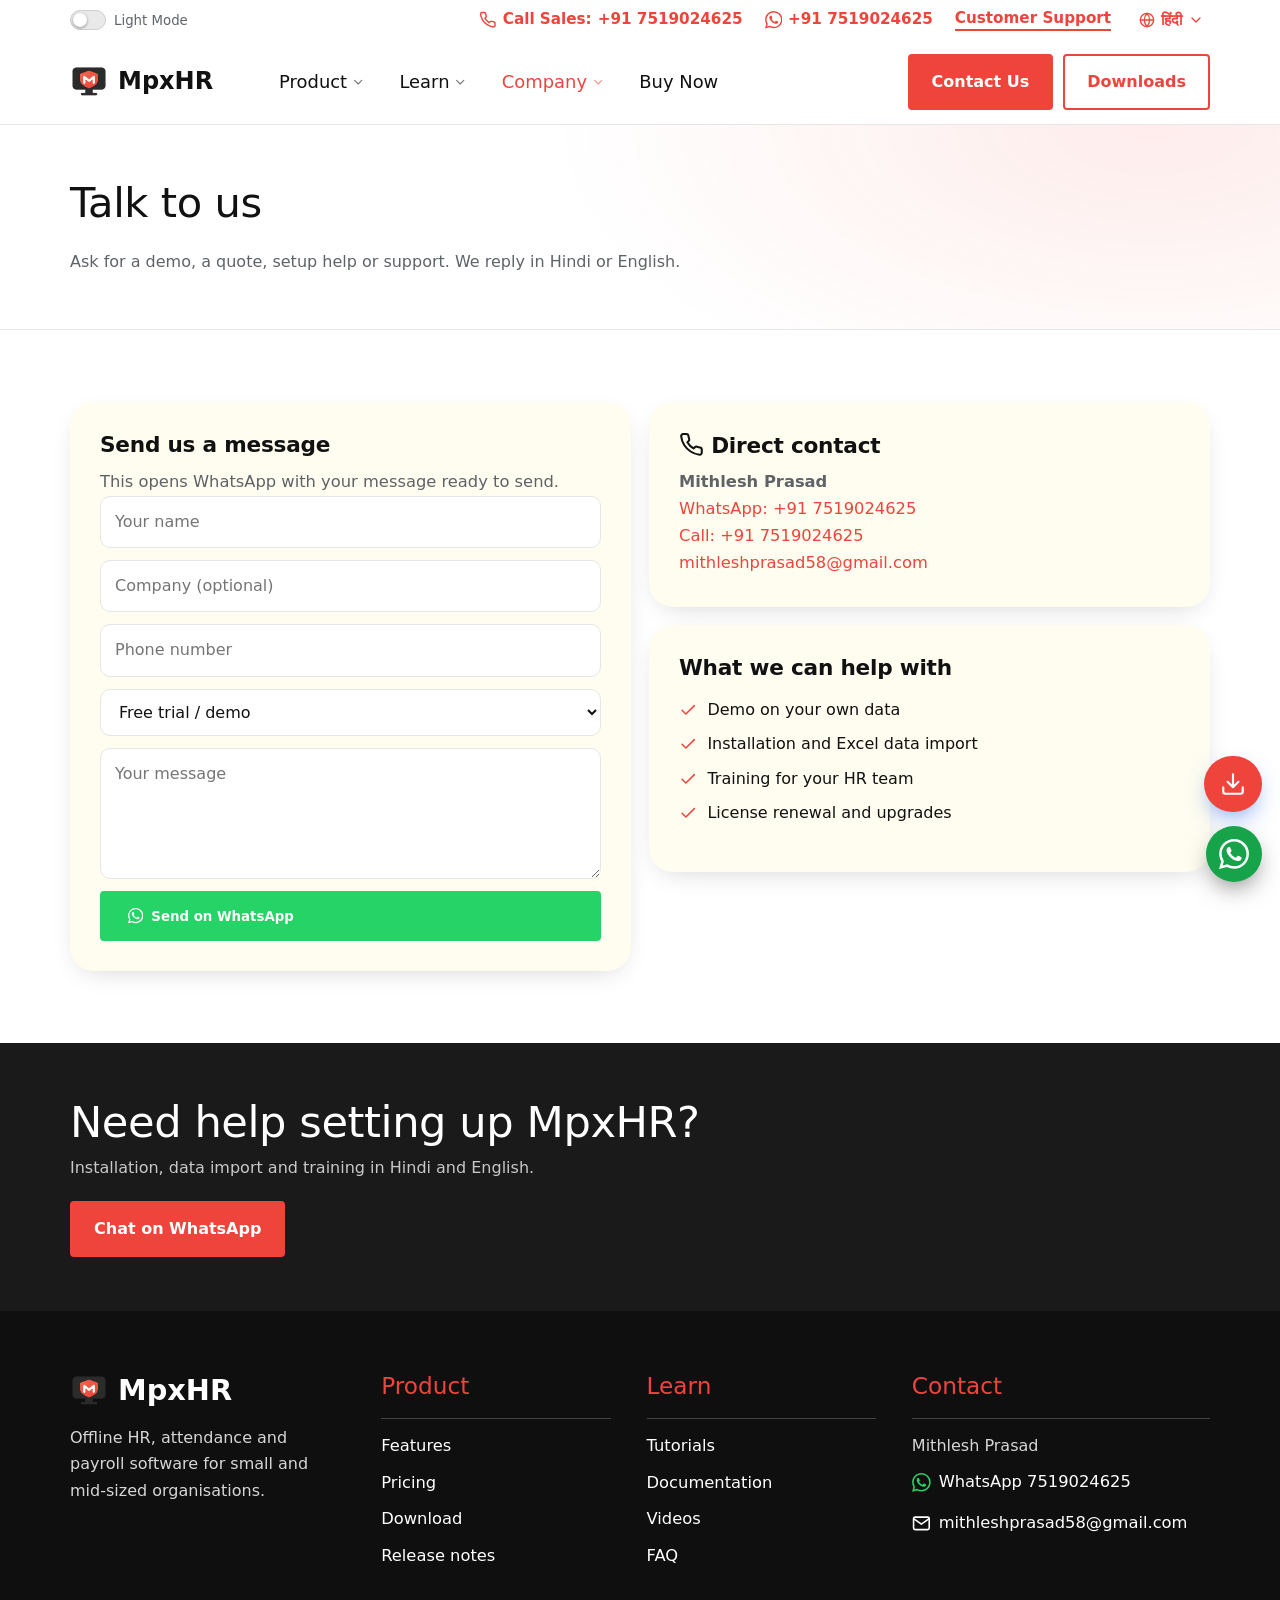
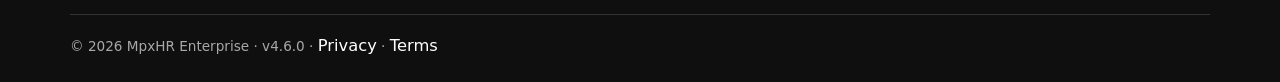
<file: contact.html>
<!doctype html>
<html lang="en"><head>
<meta charset="utf-8"><meta name="viewport" content="width=device-width,initial-scale=1">
<title>Contact | MpxHR</title>
<meta name="description" content="Contact MpxHR for a demo, a quote, installation help or support, by WhatsApp, phone or email.">

<meta property="og:type" content="website"><meta property="og:title" content="Contact | MpxHR"><meta property="og:description" content="Contact MpxHR for a demo, a quote, installation help or support, by WhatsApp, phone or email."><meta property="og:image" content="assets/img/og.jpg">
<meta name="twitter:card" content="summary_large_image">
<meta name="theme-color" content="#ef443b">
<link rel="icon" href="assets/img/favicon.png">
<link rel="stylesheet" href="assets/site.css">
</head><body>
<a class="skip" href="#main">Skip to content</a>
<div class="topbar"><div class="wrap"><button class="themesw" id="themesw" type="button" aria-label="Switch light / dark mode"><span class="sw"><i></i></span> <span class="swt">Light Mode</span></button><span class="sp"></span><a href="tel:+917519024625"><svg class="ic " viewBox="0 0 24 24" fill="none" stroke="currentColor" stroke-width="2" stroke-linecap="round" stroke-linejoin="round" aria-hidden="true"><path d="M22 16.92v3a2 2 0 0 1-2.18 2 19.79 19.79 0 0 1-8.63-3.07 19.5 19.5 0 0 1-6-6 19.79 19.79 0 0 1-3.07-8.67A2 2 0 0 1 4.11 2h3a2 2 0 0 1 2 1.72c.127.96.361 1.903.7 2.81a2 2 0 0 1-.45 2.11L8.09 9.91a16 16 0 0 0 6 6l1.27-1.27a2 2 0 0 1 2.11-.45c.907.339 1.85.573 2.81.7A2 2 0 0 1 22 16.92z"/></svg> <b>Call Sales:</b> +91 7519024625</a><a href="https://wa.me/917519024625?text=Hello%2C%20I%20would%20like%20to%20know%20more%20about%20MpxHR." target="_blank" rel="noopener"><svg class="ic ic-fill " viewBox="0 0 24 24" fill="currentColor" aria-hidden="true"><path d="M17.472 14.382c-.297-.149-1.758-.867-2.03-.967-.273-.099-.471-.148-.67.15-.197.297-.767.966-.94 1.164-.173.199-.347.223-.644.075-.297-.15-1.255-.463-2.39-1.475-.883-.788-1.48-1.761-1.653-2.059-.173-.297-.018-.458.13-.606.134-.133.298-.347.446-.52.149-.174.198-.298.298-.497.099-.198.05-.371-.025-.52-.075-.149-.669-1.612-.916-2.207-.242-.579-.487-.5-.669-.51-.173-.008-.371-.01-.57-.01-.198 0-.52.074-.792.372-.272.297-1.04 1.016-1.04 2.479 0 1.462 1.065 2.875 1.213 3.074.149.198 2.096 3.2 5.077 4.487.709.306 1.262.489 1.694.625.712.227 1.36.195 1.871.118.571-.085 1.758-.719 2.006-1.413.248-.694.248-1.289.173-1.413-.074-.124-.272-.198-.57-.347m-5.421 7.403h-.004a9.87 9.87 0 01-5.031-1.378l-.361-.214-3.741.982.998-3.648-.235-.374a9.86 9.86 0 01-1.51-5.26c.001-5.45 4.436-9.884 9.888-9.884 2.64 0 5.122 1.03 6.988 2.898a9.825 9.825 0 012.893 6.994c-.003 5.45-4.437 9.884-9.885 9.884m8.413-18.297A11.815 11.815 0 0012.05 0C5.495 0 .16 5.335.157 11.892c0 2.096.547 4.142 1.588 5.945L.057 24l6.305-1.654a11.882 11.882 0 005.683 1.448h.005c6.554 0 11.89-5.335 11.893-11.893a11.821 11.821 0 00-3.48-8.413Z"/></svg> +91 7519024625</a><a href="contact.html" class="tb-link">Customer Support</a><button class="lang" id="langbtn" aria-label="Language"><svg class="ic " viewBox="0 0 24 24" fill="none" stroke="currentColor" stroke-width="2" stroke-linecap="round" stroke-linejoin="round" aria-hidden="true"><circle cx="12" cy="12" r="10"/><path d="M2 12h20M12 2a15.3 15.3 0 0 1 4 10 15.3 15.3 0 0 1-4 10 15.3 15.3 0 0 1-4-10 15.3 15.3 0 0 1 4-10z"/></svg> <span id="langtxt">हिंदी</span> <svg class="ic " viewBox="0 0 24 24" fill="none" stroke="currentColor" stroke-width="2" stroke-linecap="round" stroke-linejoin="round" aria-hidden="true"><path d="M6 9l6 6 6-6"/></svg></button></div></div>
<header class="hdr"><div class="wrap">
<a class="brand" href="index.html"><img src="assets/img/logo.png" alt="" width="32" height="32">MpxHR</a>
<button class="burger" aria-label="Menu" aria-expanded="false"><svg class="ic " viewBox="0 0 24 24" fill="none" stroke="currentColor" stroke-width="2" stroke-linecap="round" stroke-linejoin="round" aria-hidden="true"><path d="M3 12h18M3 6h18M3 18h18"/></svg></button>
<nav class="nav"><div class="dd "><a href="features.html" class="dd-t" aria-haspopup="true"><span data-i18n="nav.product">Product</span> <svg class="ic " viewBox="0 0 24 24" fill="none" stroke="currentColor" stroke-width="2" stroke-linecap="round" stroke-linejoin="round" aria-hidden="true"><path d="M6 9l6 6 6-6"/></svg></a><div class="dd-m"><a href="features.html" class=""><span data-i18n="nav.features">Features</span></a><a href="pricing.html" class=""><span data-i18n="nav.pricing">Pricing</span></a><a href="download.html" class=""><span data-i18n="nav.download">Download</span></a><a href="releases.html" class=""><span data-i18n="nav.releases">Release notes</span></a></div></div><div class="dd "><a href="tutorials.html" class="dd-t" aria-haspopup="true"><span data-i18n="nav.learn">Learn</span> <svg class="ic " viewBox="0 0 24 24" fill="none" stroke="currentColor" stroke-width="2" stroke-linecap="round" stroke-linejoin="round" aria-hidden="true"><path d="M6 9l6 6 6-6"/></svg></a><div class="dd-m"><a href="tutorials.html" class=""><span data-i18n="nav.tutorials">Tutorials</span></a><a href="docs.html" class=""><span data-i18n="nav.docs">Documentation</span></a><a href="videos.html" class=""><span data-i18n="nav.videos">Videos</span></a></div></div><div class="dd on"><a href="contact.html" class="dd-t" aria-haspopup="true"><span data-i18n="nav.company">Company</span> <svg class="ic " viewBox="0 0 24 24" fill="none" stroke="currentColor" stroke-width="2" stroke-linecap="round" stroke-linejoin="round" aria-hidden="true"><path d="M6 9l6 6 6-6"/></svg></a><div class="dd-m"><a href="contact.html" class="on"><span data-i18n="nav.contact">Contact</span></a></div></div><a href="pricing.html" class="buy "><span data-i18n="nav.buy">Buy Now</span></a></nav>
<div class="tools"><a class="btn sq" href="contact.html">Contact Us</a><a class="btn sq outl" href="download.html">Downloads</a></div>
</div></header>
<main id="main"><section class="page-hero"><div class="wrap"><h1 data-i18n="contact.h">Talk to us</h1><p >Ask for a demo, a quote, setup help or support. We reply in Hindi or English.</p></div></section><section class="s"><div class="wrap grid2" style="align-items:start">
<div class="card"><h3>Send us a message</h3><p class="muted">This opens WhatsApp with your message ready to send.</p>
<form class="contact" id="contactform" data-wa="917519024625"><input name="name" placeholder="Your name" required><input name="company" placeholder="Company (optional)"><input name="phone" placeholder="Phone number" required>
<select name="topic"><option>Free trial / demo</option><option>Price quote</option><option>Installation help</option><option>Support</option><option>Other</option></select><textarea name="message" rows="4" placeholder="Your message"></textarea>
<button class="btn wa" type="submit"><svg class="ic ic-fill " viewBox="0 0 24 24" fill="currentColor" aria-hidden="true"><path d="M17.472 14.382c-.297-.149-1.758-.867-2.03-.967-.273-.099-.471-.148-.67.15-.197.297-.767.966-.94 1.164-.173.199-.347.223-.644.075-.297-.15-1.255-.463-2.39-1.475-.883-.788-1.48-1.761-1.653-2.059-.173-.297-.018-.458.13-.606.134-.133.298-.347.446-.52.149-.174.198-.298.298-.497.099-.198.05-.371-.025-.52-.075-.149-.669-1.612-.916-2.207-.242-.579-.487-.5-.669-.51-.173-.008-.371-.01-.57-.01-.198 0-.52.074-.792.372-.272.297-1.04 1.016-1.04 2.479 0 1.462 1.065 2.875 1.213 3.074.149.198 2.096 3.2 5.077 4.487.709.306 1.262.489 1.694.625.712.227 1.36.195 1.871.118.571-.085 1.758-.719 2.006-1.413.248-.694.248-1.289.173-1.413-.074-.124-.272-.198-.57-.347m-5.421 7.403h-.004a9.87 9.87 0 01-5.031-1.378l-.361-.214-3.741.982.998-3.648-.235-.374a9.86 9.86 0 01-1.51-5.26c.001-5.45 4.436-9.884 9.888-9.884 2.64 0 5.122 1.03 6.988 2.898a9.825 9.825 0 012.893 6.994c-.003 5.45-4.437 9.884-9.885 9.884m8.413-18.297A11.815 11.815 0 0012.05 0C5.495 0 .16 5.335.157 11.892c0 2.096.547 4.142 1.588 5.945L.057 24l6.305-1.654a11.882 11.882 0 005.683 1.448h.005c6.554 0 11.89-5.335 11.893-11.893a11.821 11.821 0 00-3.48-8.413Z"/></svg> Send on WhatsApp</button></form></div>
<div><div class="card"><h3><svg class="ic " viewBox="0 0 24 24" fill="none" stroke="currentColor" stroke-width="2" stroke-linecap="round" stroke-linejoin="round" aria-hidden="true"><path d="M22 16.92v3a2 2 0 0 1-2.18 2 19.79 19.79 0 0 1-8.63-3.07 19.5 19.5 0 0 1-6-6 19.79 19.79 0 0 1-3.07-8.67A2 2 0 0 1 4.11 2h3a2 2 0 0 1 2 1.72c.127.96.361 1.903.7 2.81a2 2 0 0 1-.45 2.11L8.09 9.91a16 16 0 0 0 6 6l1.27-1.27a2 2 0 0 1 2.11-.45c.907.339 1.85.573 2.81.7A2 2 0 0 1 22 16.92z"/></svg> Direct contact</h3><p><b>Mithlesh Prasad</b></p><p><a href="https://wa.me/917519024625?text=Hello%2C%20I%20would%20like%20to%20know%20more%20about%20MpxHR." target="_blank" rel="noopener">WhatsApp: +91 7519024625</a></p><p><a href="tel:+917519024625">Call: +91 7519024625</a></p><p><a href="mailto:mithleshprasad58@gmail.com">mithleshprasad58@gmail.com</a></p></div>
<div class="card" style="margin-top:18px"><h3>What we can help with</h3><ul class="ticks"><li><svg class="ic " viewBox="0 0 24 24" fill="none" stroke="currentColor" stroke-width="2" stroke-linecap="round" stroke-linejoin="round" aria-hidden="true"><path d="M20 6L9 17l-5-5"/></svg> Demo on your own data</li><li><svg class="ic " viewBox="0 0 24 24" fill="none" stroke="currentColor" stroke-width="2" stroke-linecap="round" stroke-linejoin="round" aria-hidden="true"><path d="M20 6L9 17l-5-5"/></svg> Installation and Excel data import</li><li><svg class="ic " viewBox="0 0 24 24" fill="none" stroke="currentColor" stroke-width="2" stroke-linecap="round" stroke-linejoin="round" aria-hidden="true"><path d="M20 6L9 17l-5-5"/></svg> Training for your HR team</li><li><svg class="ic " viewBox="0 0 24 24" fill="none" stroke="currentColor" stroke-width="2" stroke-linecap="round" stroke-linejoin="round" aria-hidden="true"><path d="M20 6L9 17l-5-5"/></svg> License renewal and upgrades</li></ul></div></div>
</div></section></main>
<section class="newsbar"><div class="wrap"><h2>Need help setting up MpxHR?</h2><p>Installation, data import and training in Hindi and English.</p><a class="btn sq" href="https://wa.me/917519024625?text=Hello%2C%20I%20would%20like%20to%20know%20more%20about%20MpxHR." target="_blank" rel="noopener">Chat on WhatsApp</a></div></section>
<footer class="ftr"><div class="wrap">
<div class="cols">
<div><div class="brand" style="color:#fff"><img src="assets/img/logo.png" alt="" width="32" height="32">MpxHR</div><p style="margin-top:10px"><span data-i18n="footer.about">Offline HR, attendance and payroll software for small and mid-sized organisations.</span></p></div>
<div><h4>Product</h4><ul><li><a href="features.html">Features</a></li><li><a href="pricing.html">Pricing</a></li><li><a href="download.html">Download</a></li><li><a href="releases.html">Release notes</a></li></ul></div>
<div><h4>Learn</h4><ul><li><a href="tutorials.html">Tutorials</a></li><li><a href="docs.html">Documentation</a></li><li><a href="videos.html">Videos</a></li><li><a href="pricing.html#faq">FAQ</a></li></ul></div>
<div><h4>Contact</h4><ul><li>Mithlesh Prasad</li><li class="ci"><a href="https://wa.me/917519024625?text=Hello%2C%20I%20would%20like%20to%20know%20more%20about%20MpxHR." target="_blank" rel="noopener"><svg class="ic ic-fill " viewBox="0 0 24 24" fill="currentColor" aria-hidden="true"><path d="M17.472 14.382c-.297-.149-1.758-.867-2.03-.967-.273-.099-.471-.148-.67.15-.197.297-.767.966-.94 1.164-.173.199-.347.223-.644.075-.297-.15-1.255-.463-2.39-1.475-.883-.788-1.48-1.761-1.653-2.059-.173-.297-.018-.458.13-.606.134-.133.298-.347.446-.52.149-.174.198-.298.298-.497.099-.198.05-.371-.025-.52-.075-.149-.669-1.612-.916-2.207-.242-.579-.487-.5-.669-.51-.173-.008-.371-.01-.57-.01-.198 0-.52.074-.792.372-.272.297-1.04 1.016-1.04 2.479 0 1.462 1.065 2.875 1.213 3.074.149.198 2.096 3.2 5.077 4.487.709.306 1.262.489 1.694.625.712.227 1.36.195 1.871.118.571-.085 1.758-.719 2.006-1.413.248-.694.248-1.289.173-1.413-.074-.124-.272-.198-.57-.347m-5.421 7.403h-.004a9.87 9.87 0 01-5.031-1.378l-.361-.214-3.741.982.998-3.648-.235-.374a9.86 9.86 0 01-1.51-5.26c.001-5.45 4.436-9.884 9.888-9.884 2.64 0 5.122 1.03 6.988 2.898a9.825 9.825 0 012.893 6.994c-.003 5.45-4.437 9.884-9.885 9.884m8.413-18.297A11.815 11.815 0 0012.05 0C5.495 0 .16 5.335.157 11.892c0 2.096.547 4.142 1.588 5.945L.057 24l6.305-1.654a11.882 11.882 0 005.683 1.448h.005c6.554 0 11.89-5.335 11.893-11.893a11.821 11.821 0 00-3.48-8.413Z"/></svg> WhatsApp 7519024625</a></li><li class="ci"><a href="mailto:mithleshprasad58@gmail.com"><svg class="ic " viewBox="0 0 24 24" fill="none" stroke="currentColor" stroke-width="2" stroke-linecap="round" stroke-linejoin="round" aria-hidden="true"><path d="M4 4h16a2 2 0 0 1 2 2v12a2 2 0 0 1-2 2H4a2 2 0 0 1-2-2V6a2 2 0 0 1 2-2z"/><path d="M22 6l-10 7L2 6"/></svg> mithleshprasad58@gmail.com</a></li></ul></div>
</div>
<div class="copy">&copy; 2026 MpxHR Enterprise &middot; v4.6.0 &middot; <a href="privacy.html">Privacy</a> &middot; <a href="terms.html">Terms</a></div>
</div></footer>
<a class="dl-float" href="https://github.com/mithleshprasad/MpxHR-Enterprise/releases/download/v4.6.0/MpxHR.Enterprise.Setup.4.6.0.exe" download aria-label="Download MpxHR for Windows" title="Download for Windows"><svg class="ic " viewBox="0 0 24 24" fill="none" stroke="currentColor" stroke-width="2" stroke-linecap="round" stroke-linejoin="round" aria-hidden="true"><path d="M21 15v4a2 2 0 0 1-2 2H5a2 2 0 0 1-2-2v-4M7 10l5 5 5-5M12 15V3"/></svg><span>Download</span></a>
<a class="wa-float" href="https://wa.me/917519024625?text=Hello%2C%20I%20would%20like%20to%20know%20more%20about%20MpxHR." aria-label="Chat on WhatsApp" target="_blank" rel="noopener"><svg class="ic ic-fill " viewBox="0 0 24 24" fill="currentColor" aria-hidden="true"><path d="M17.472 14.382c-.297-.149-1.758-.867-2.03-.967-.273-.099-.471-.148-.67.15-.197.297-.767.966-.94 1.164-.173.199-.347.223-.644.075-.297-.15-1.255-.463-2.39-1.475-.883-.788-1.48-1.761-1.653-2.059-.173-.297-.018-.458.13-.606.134-.133.298-.347.446-.52.149-.174.198-.298.298-.497.099-.198.05-.371-.025-.52-.075-.149-.669-1.612-.916-2.207-.242-.579-.487-.5-.669-.51-.173-.008-.371-.01-.57-.01-.198 0-.52.074-.792.372-.272.297-1.04 1.016-1.04 2.479 0 1.462 1.065 2.875 1.213 3.074.149.198 2.096 3.2 5.077 4.487.709.306 1.262.489 1.694.625.712.227 1.36.195 1.871.118.571-.085 1.758-.719 2.006-1.413.248-.694.248-1.289.173-1.413-.074-.124-.272-.198-.57-.347m-5.421 7.403h-.004a9.87 9.87 0 01-5.031-1.378l-.361-.214-3.741.982.998-3.648-.235-.374a9.86 9.86 0 01-1.51-5.26c.001-5.45 4.436-9.884 9.888-9.884 2.64 0 5.122 1.03 6.988 2.898a9.825 9.825 0 012.893 6.994c-.003 5.45-4.437 9.884-9.885 9.884m8.413-18.297A11.815 11.815 0 0012.05 0C5.495 0 .16 5.335.157 11.892c0 2.096.547 4.142 1.588 5.945L.057 24l6.305-1.654a11.882 11.882 0 005.683 1.448h.005c6.554 0 11.89-5.335 11.893-11.893a11.821 11.821 0 00-3.48-8.413Z"/></svg></a>
<script src="assets/i18n.js"></script><script src="assets/app.js"></script>
</body></html>
</file>
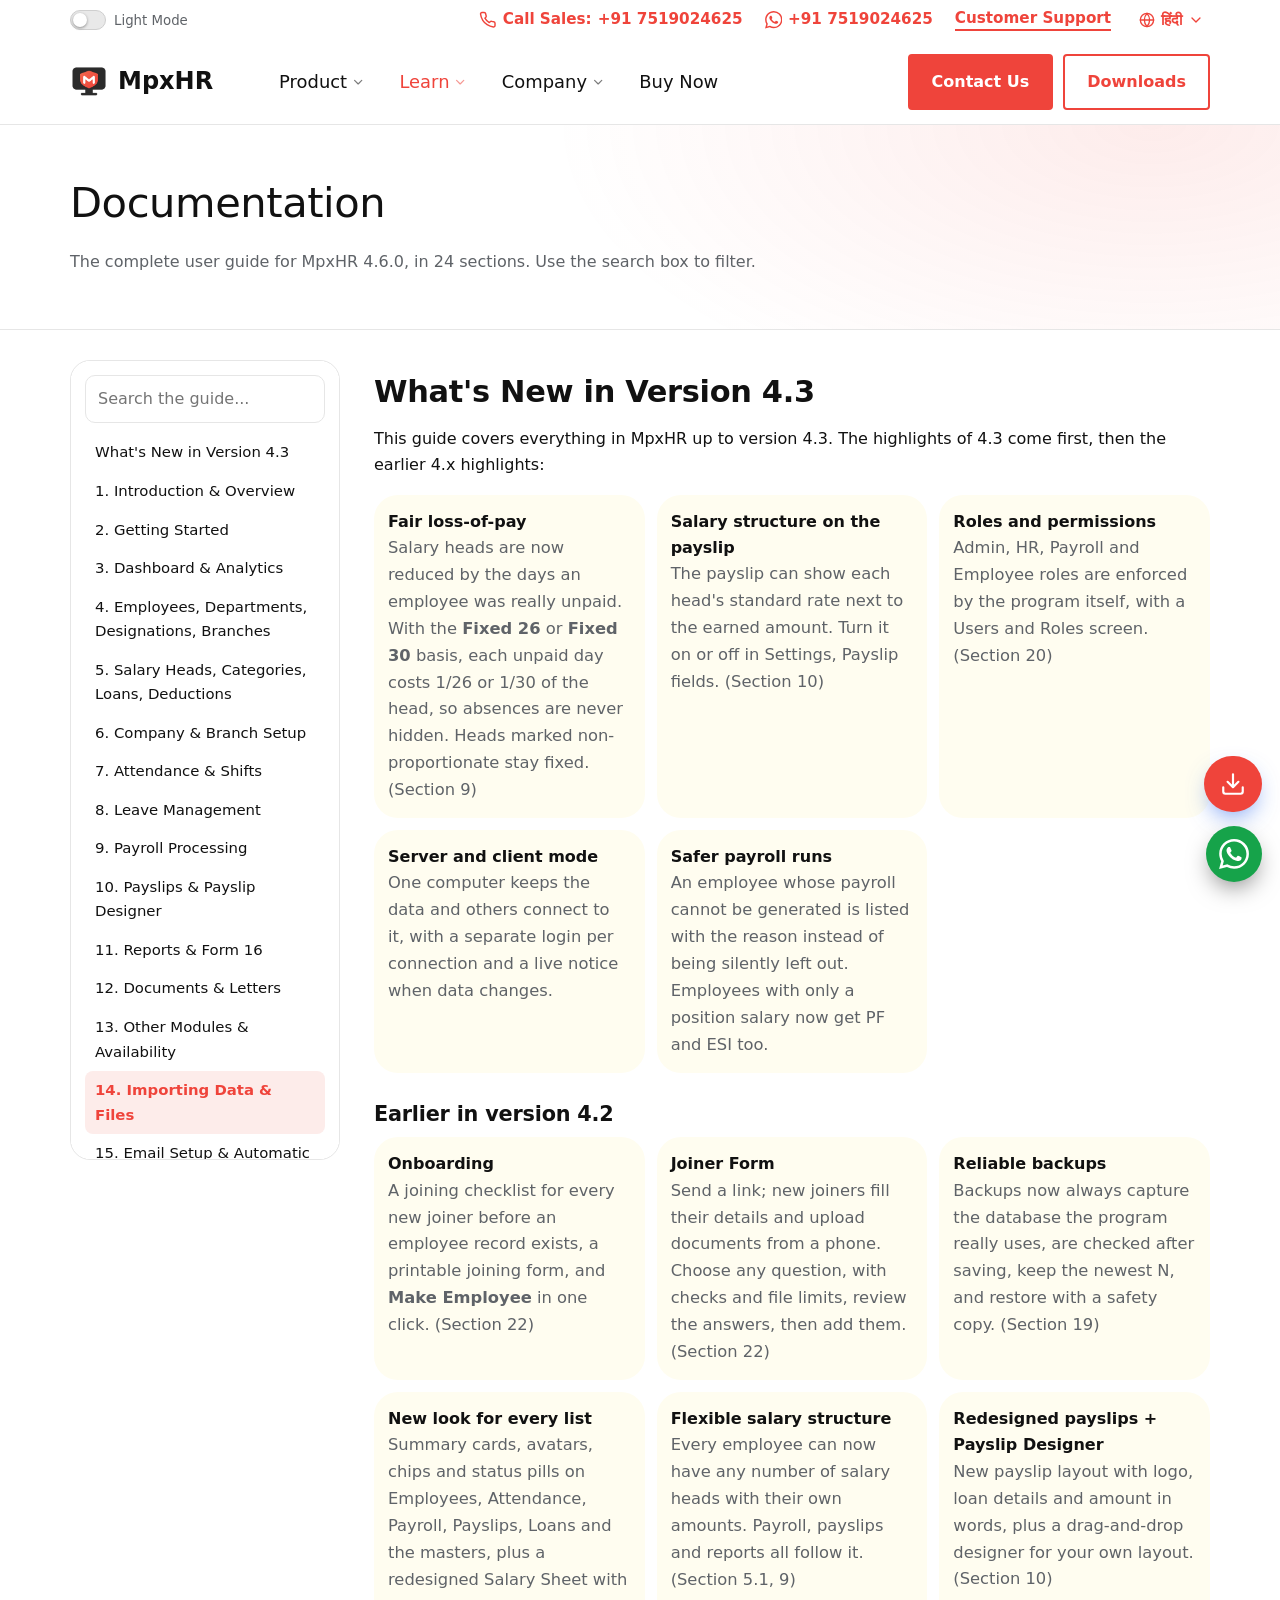
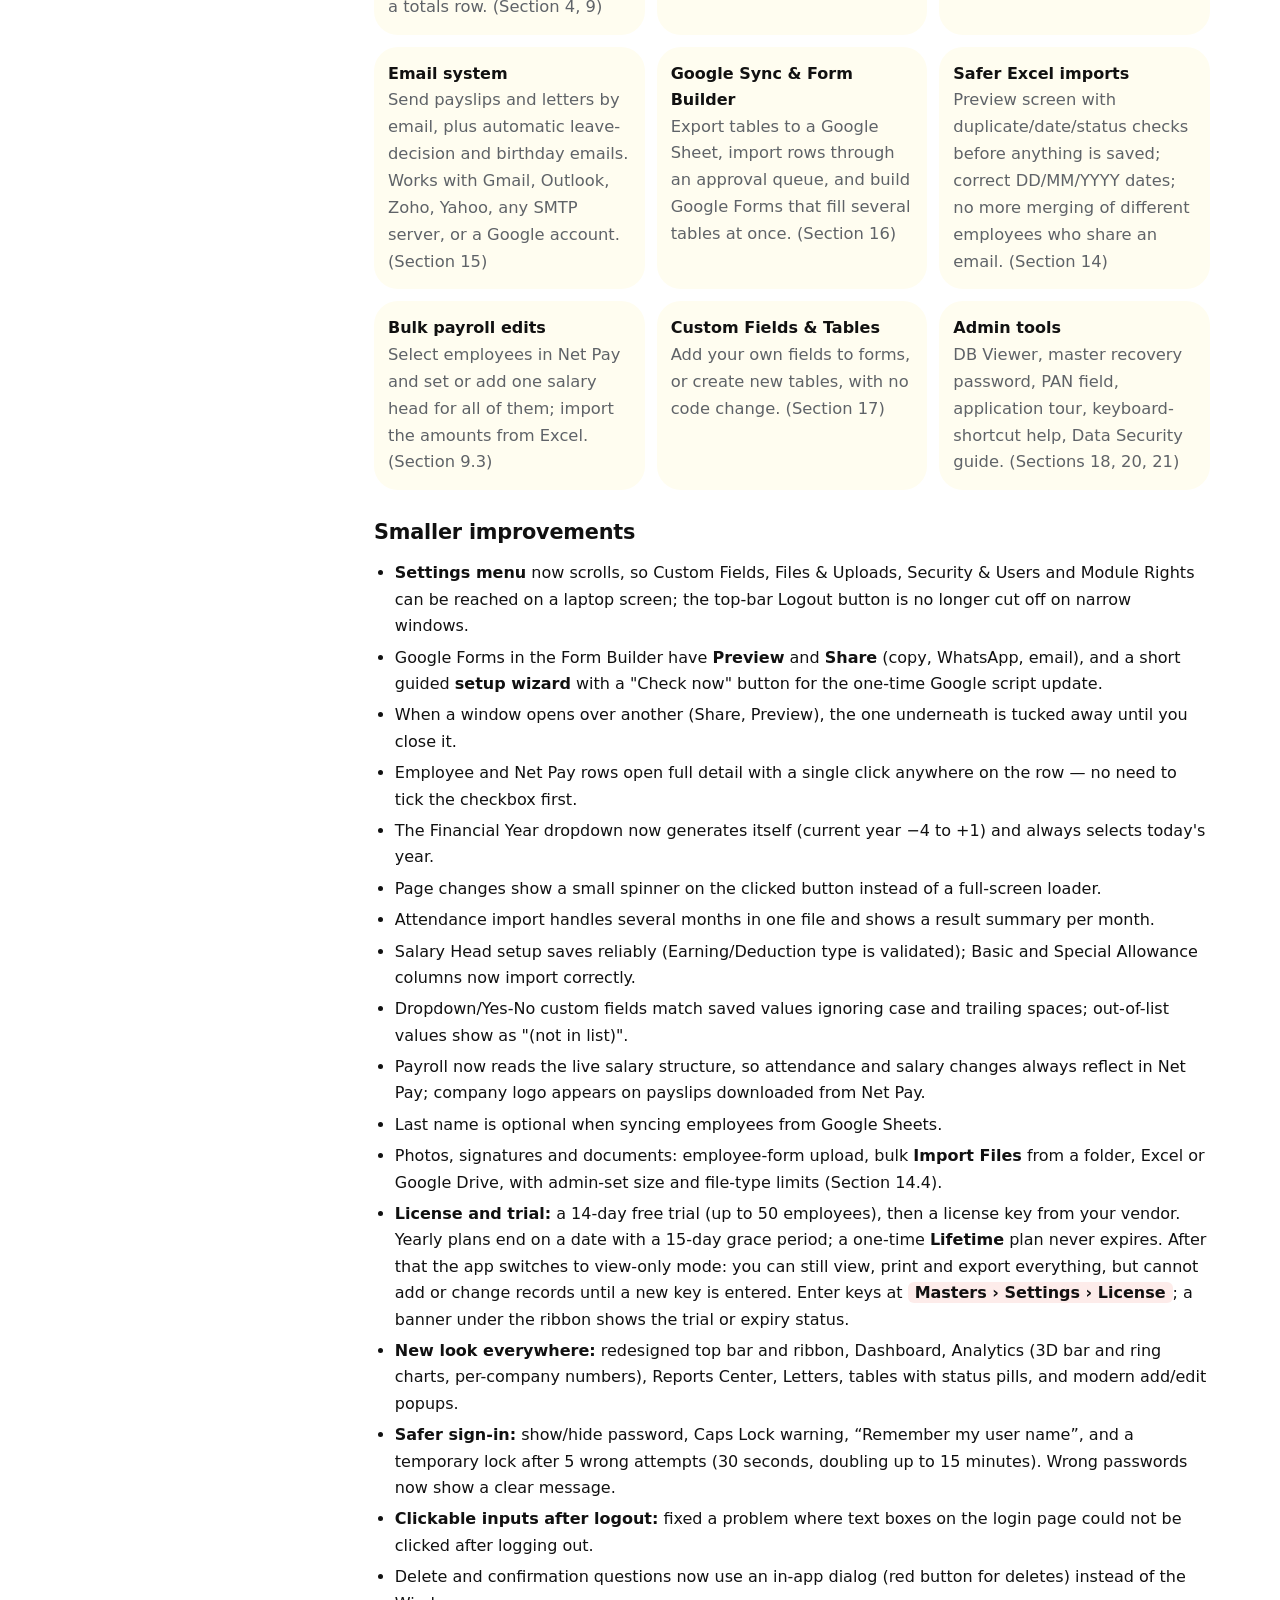
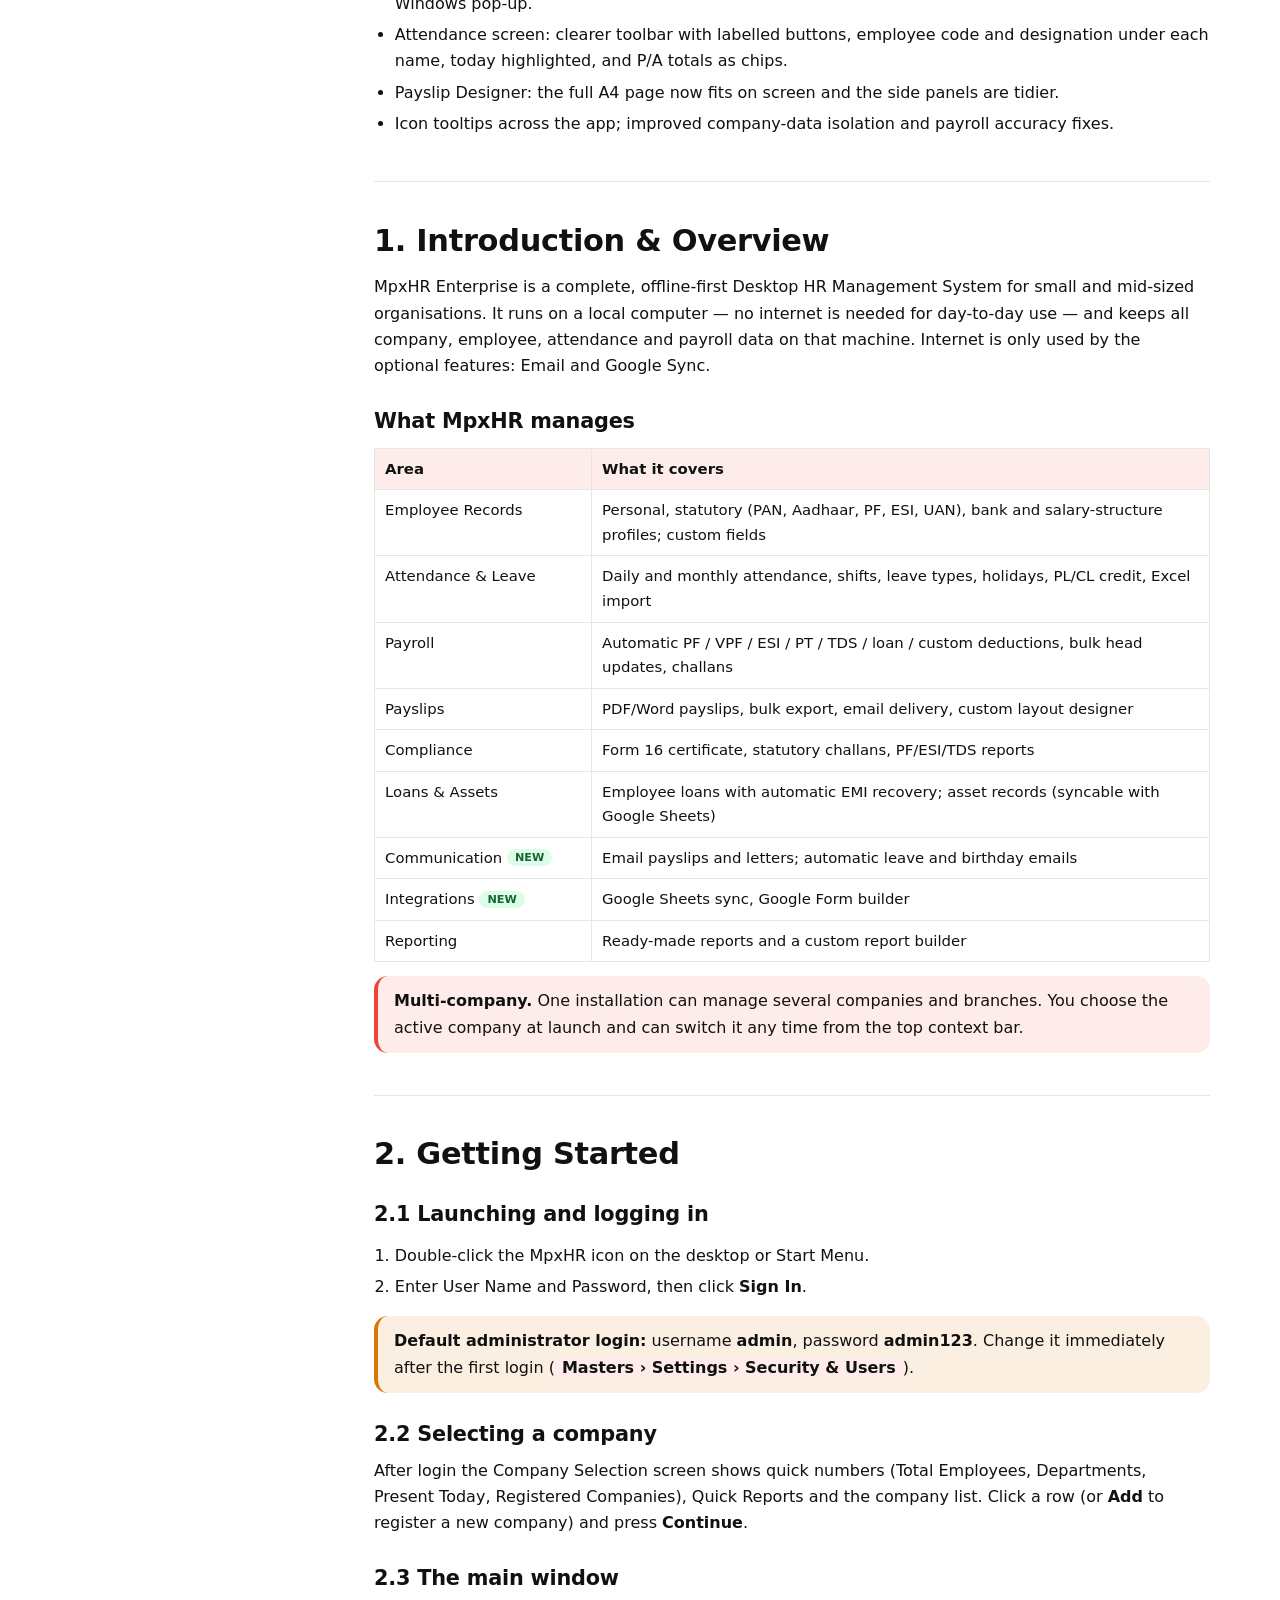
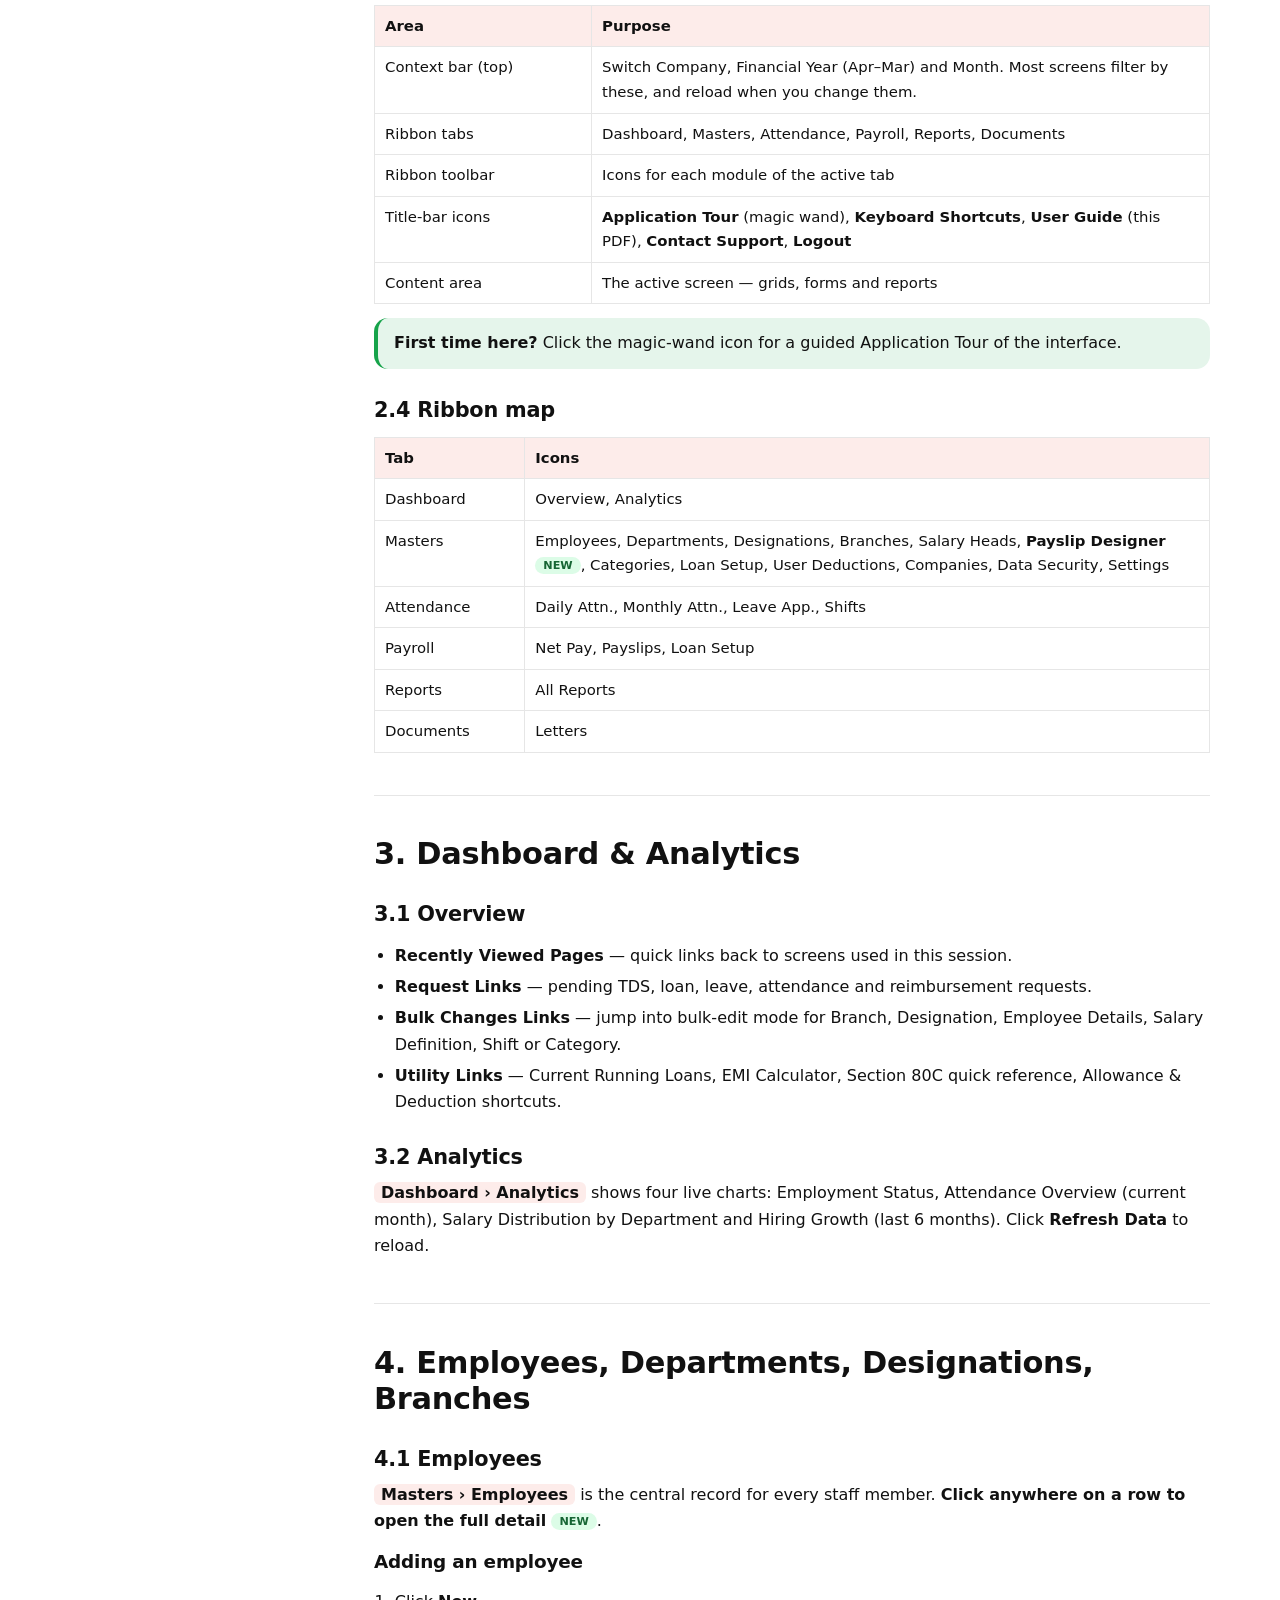
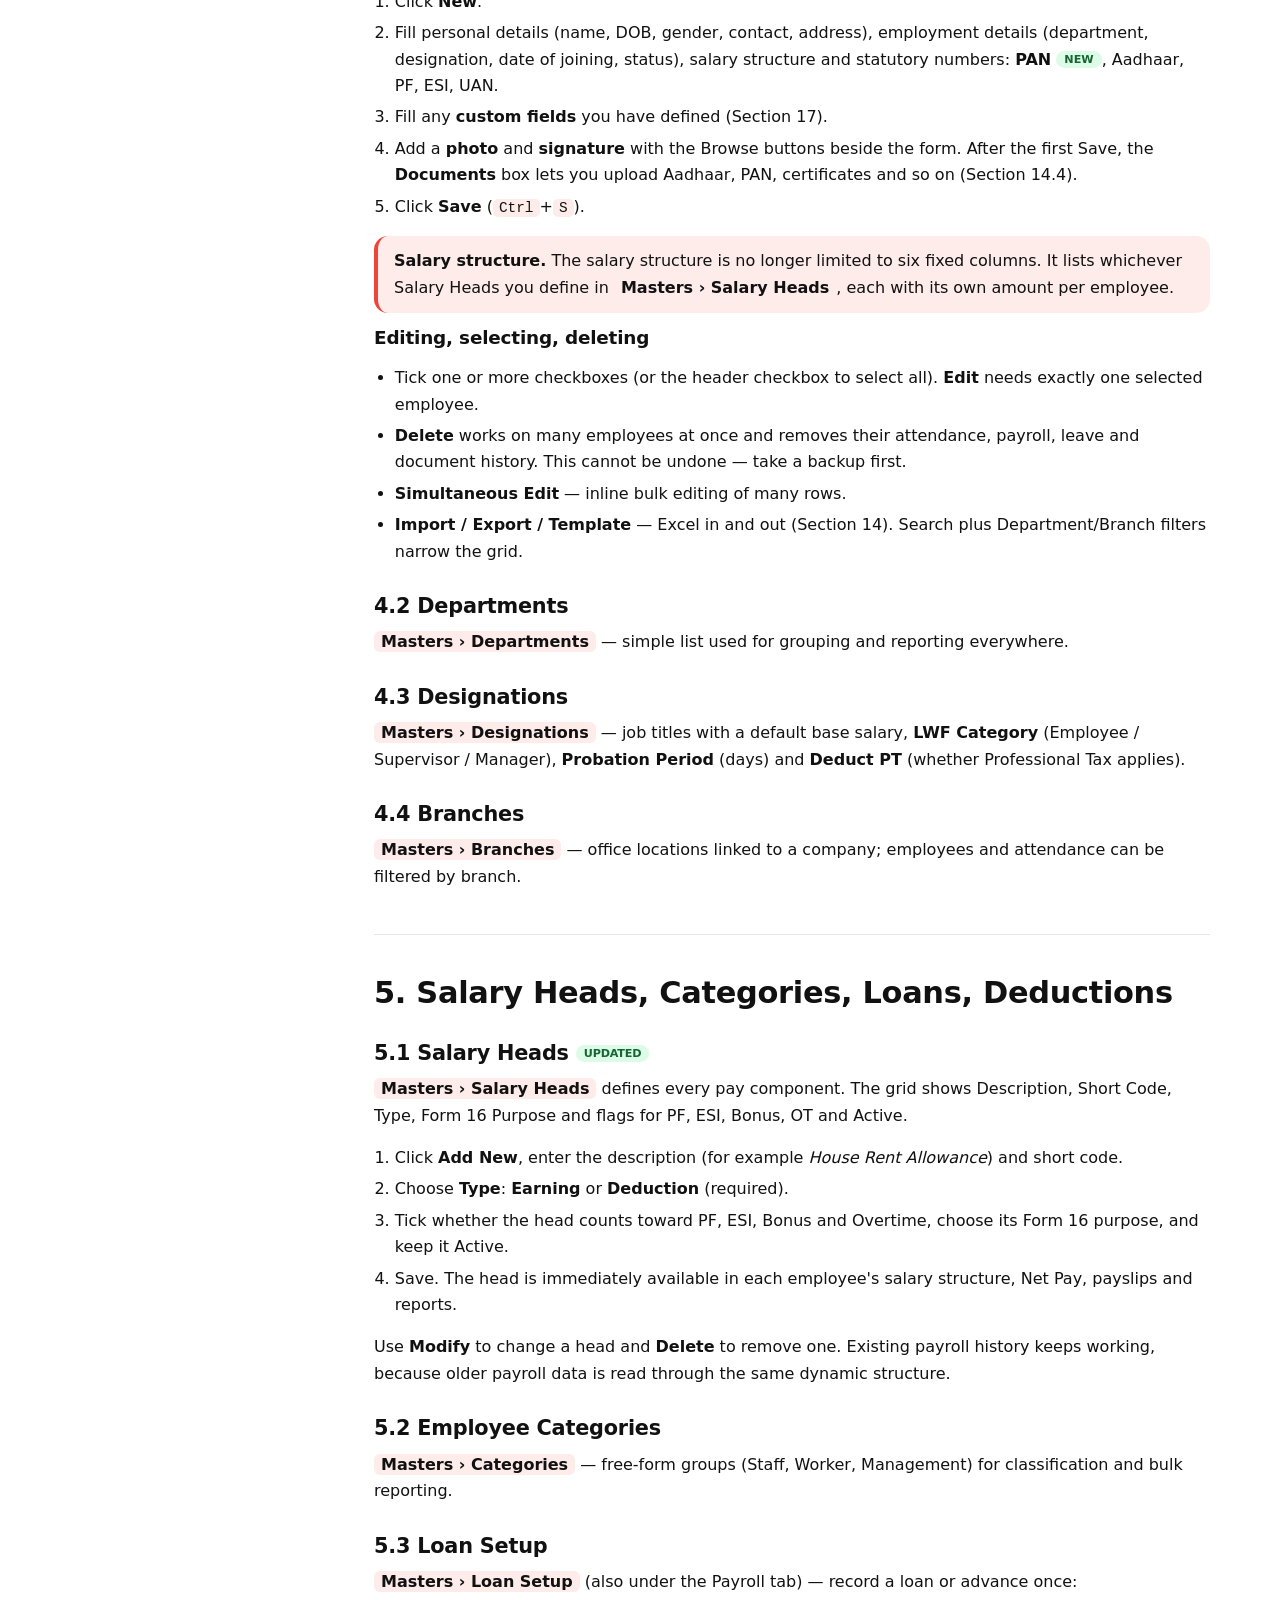
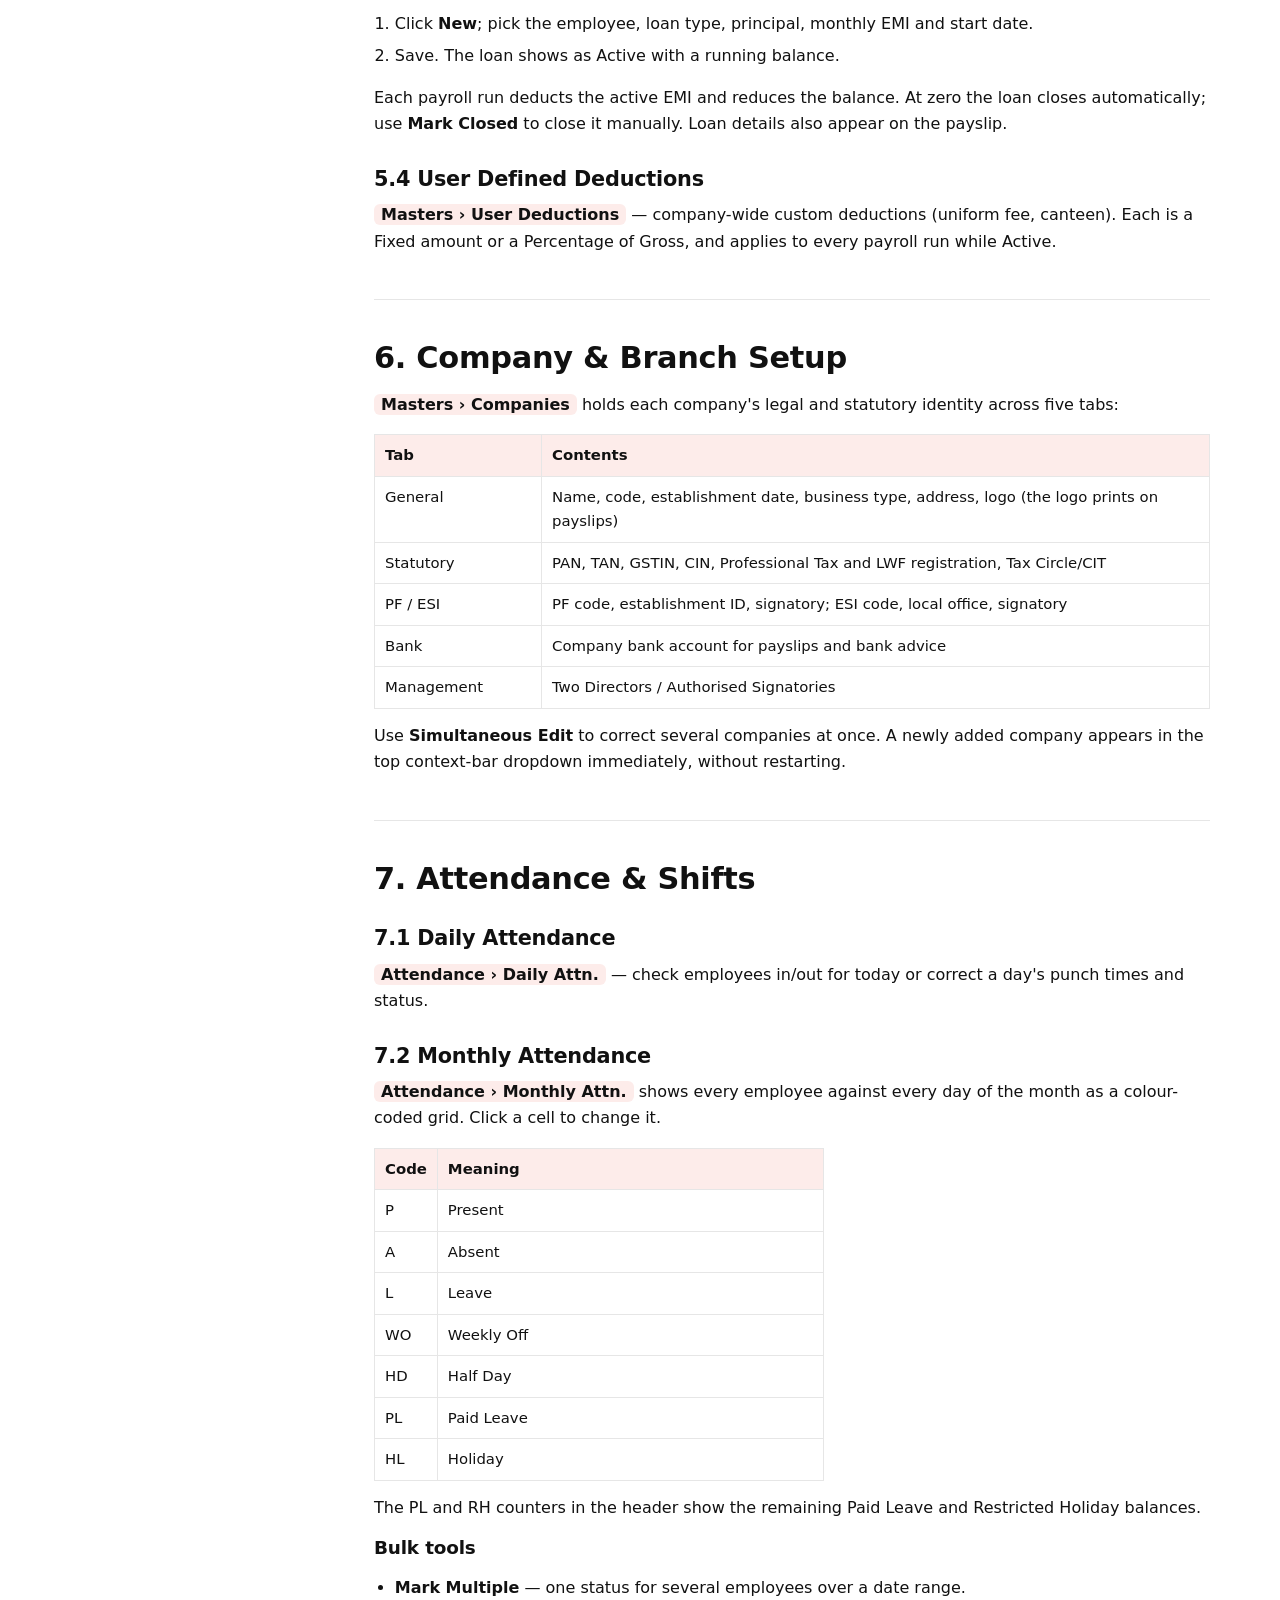
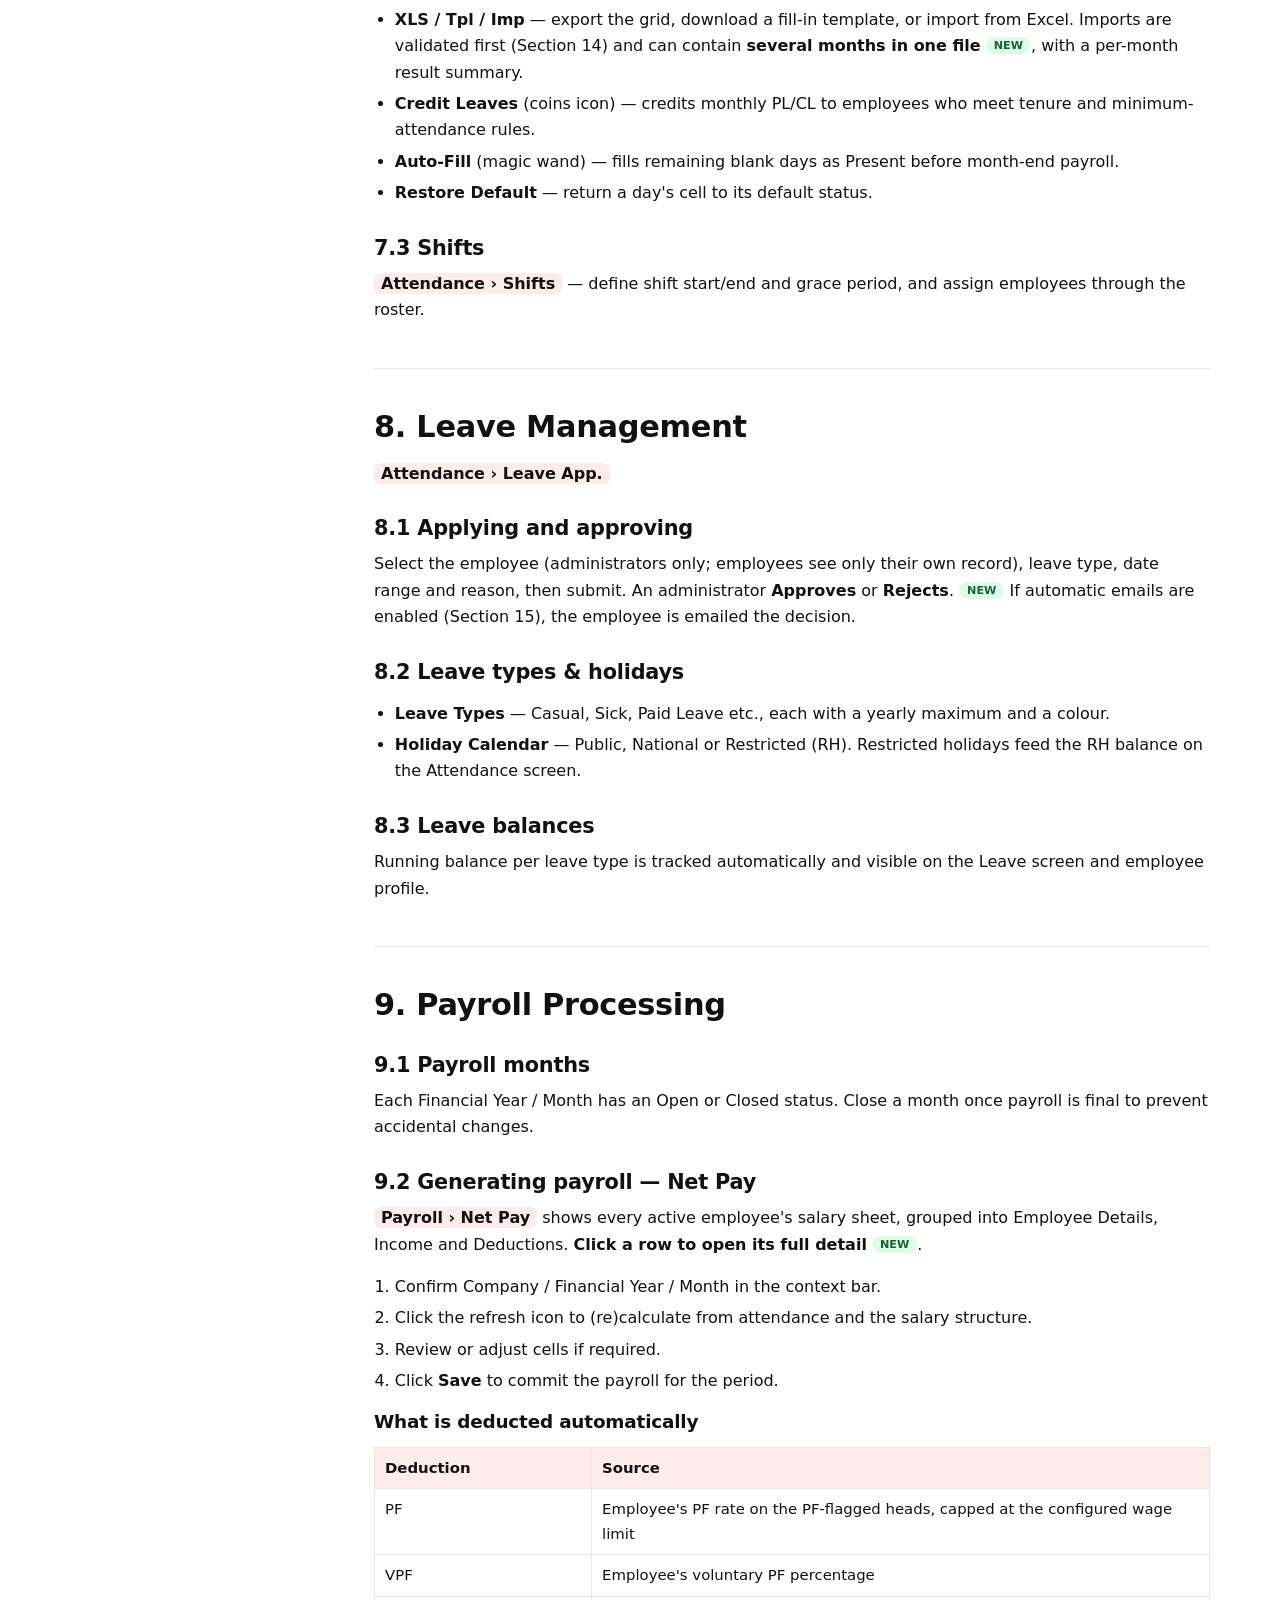
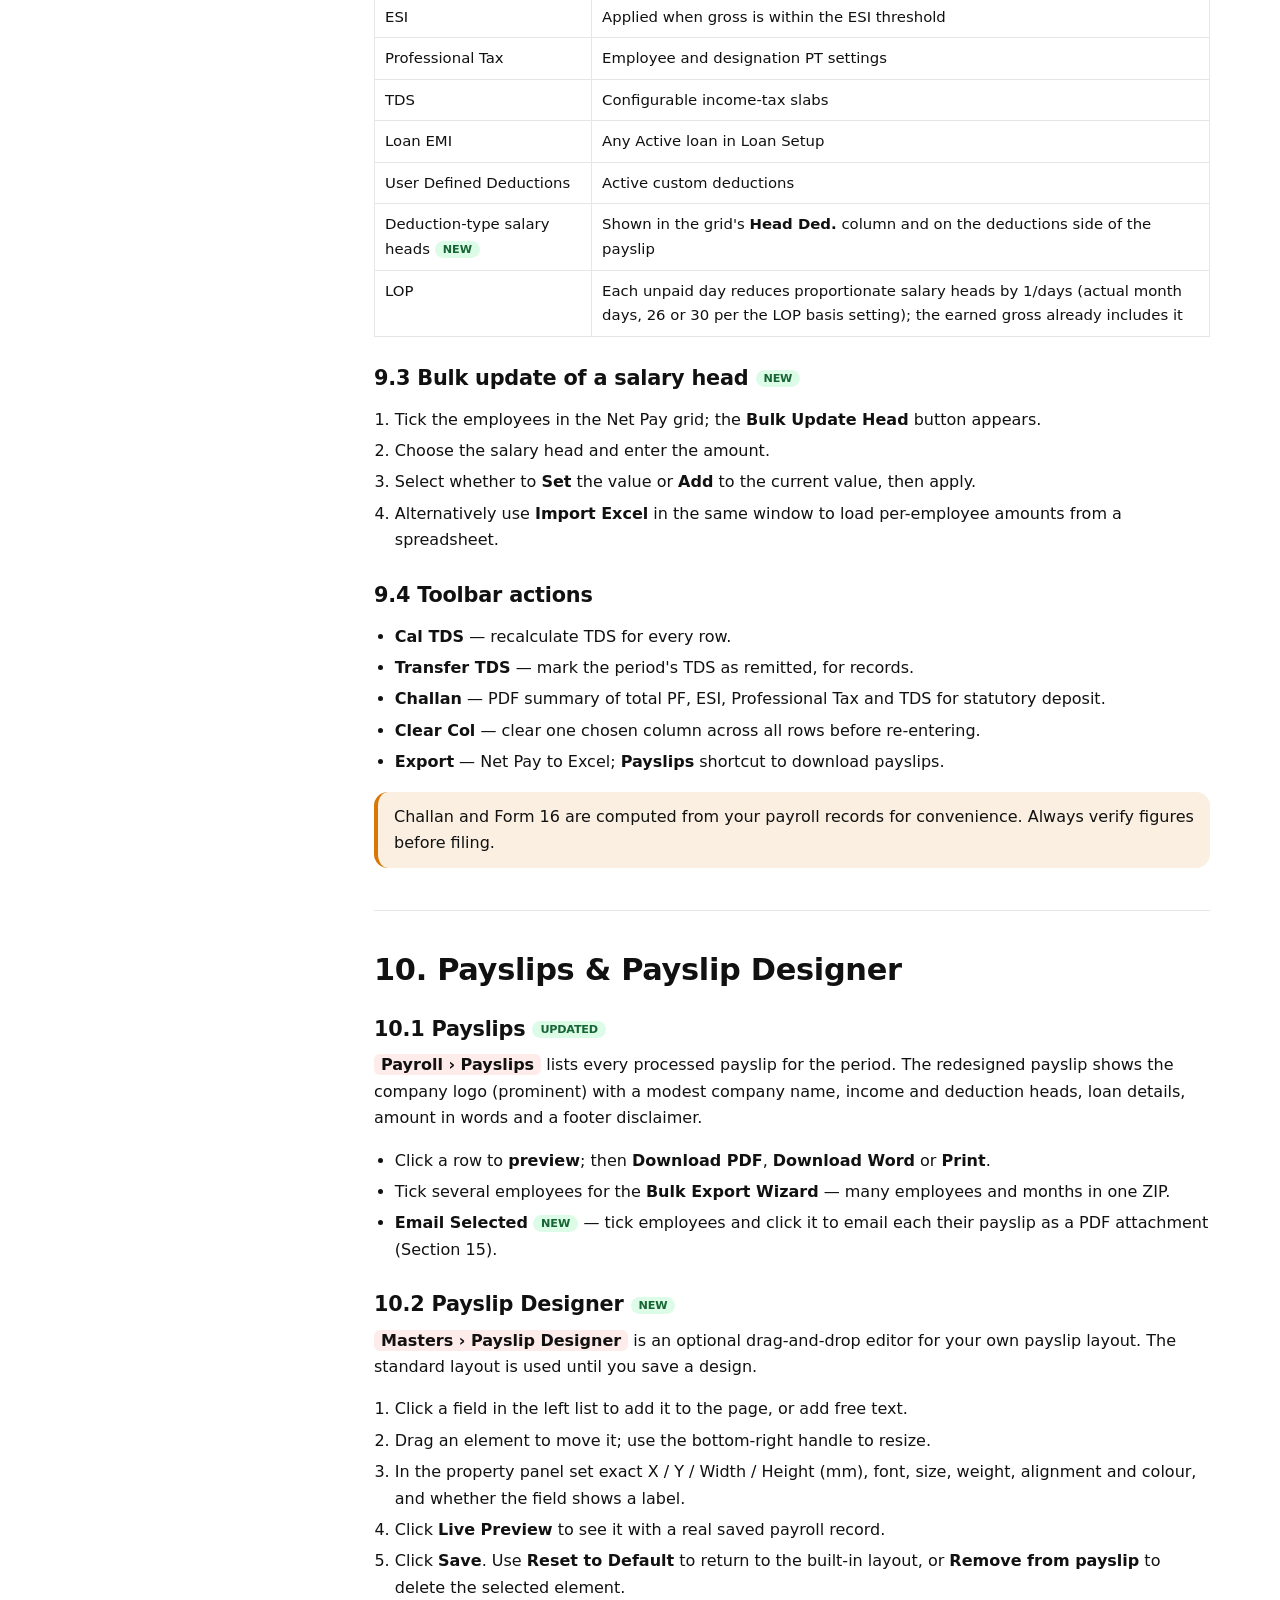
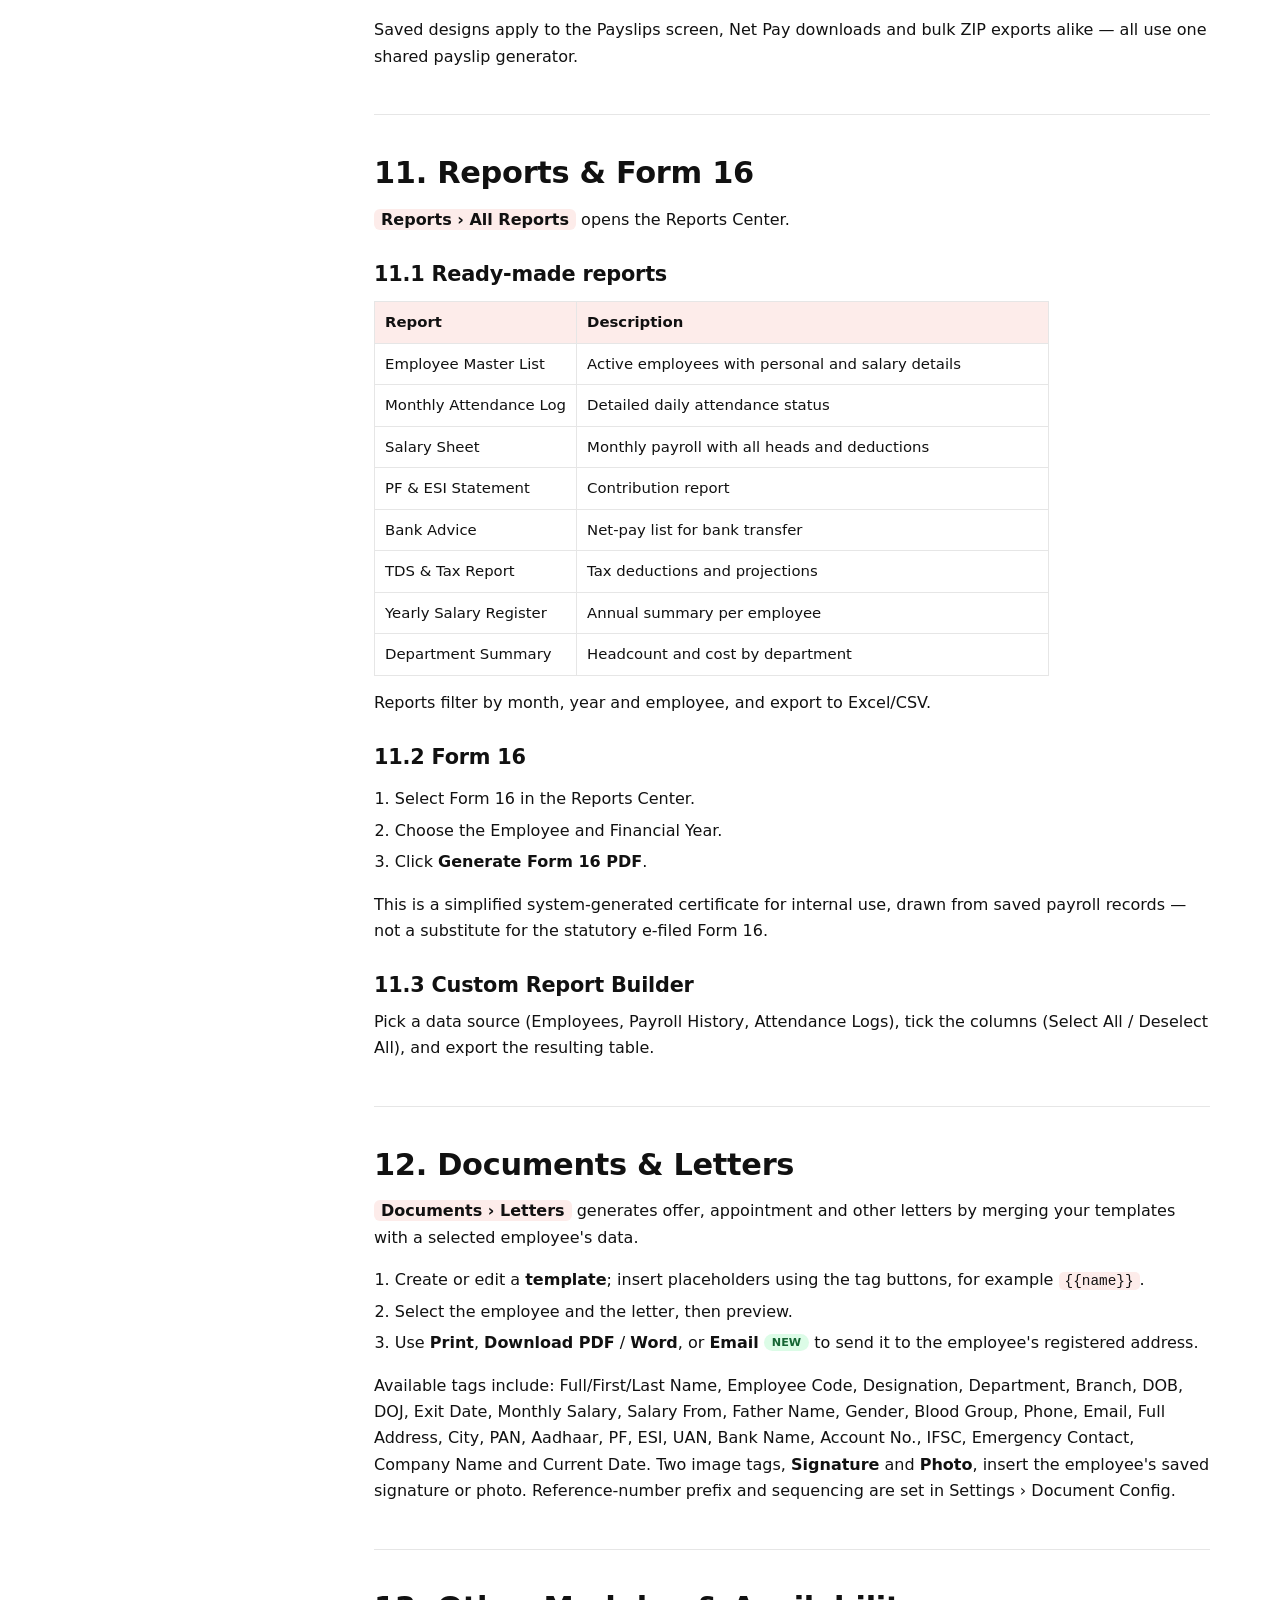
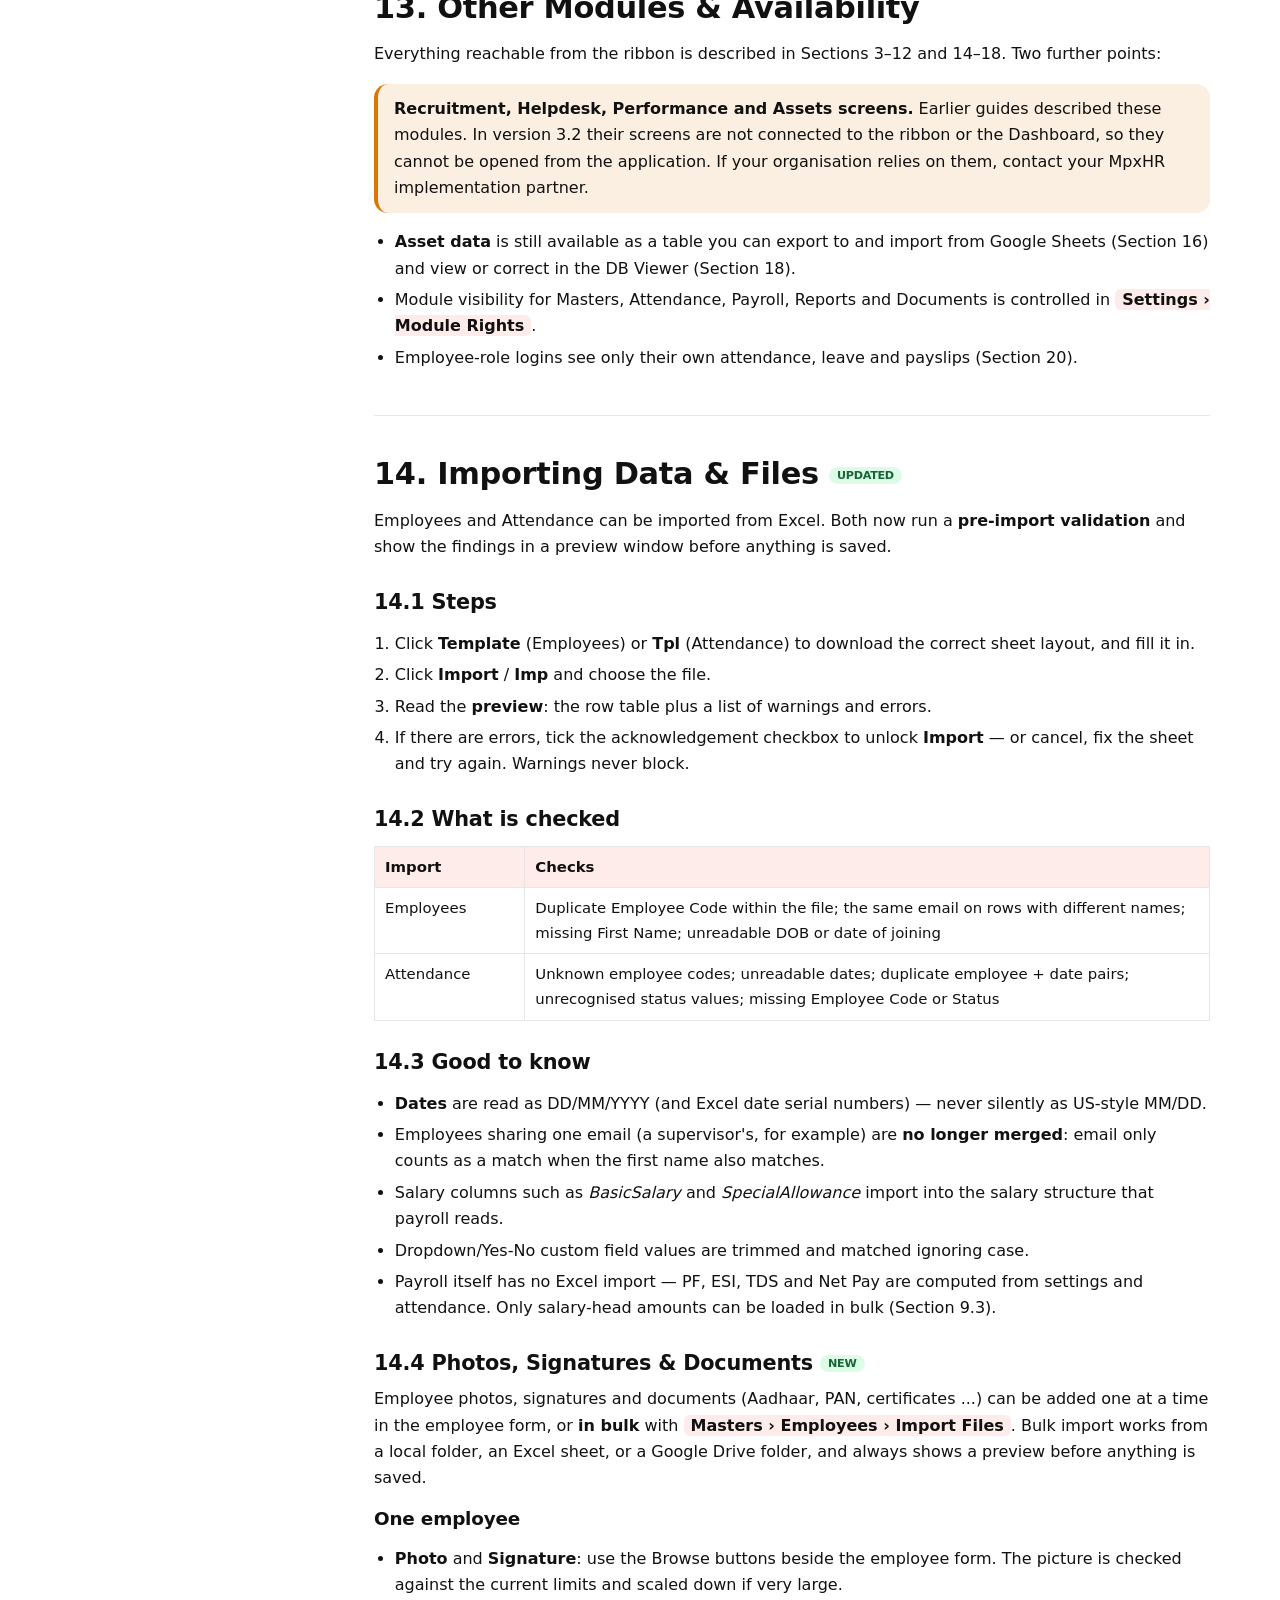
<file: docs.html>
<!doctype html>
<html lang="en"><head>
<meta charset="utf-8"><meta name="viewport" content="width=device-width,initial-scale=1">
<title>Documentation | MpxHR</title>
<meta name="description" content="The complete MpxHR user guide: every screen and setting, from getting started to payroll, email, Google Sync, backup and troubleshooting.">

<meta property="og:type" content="website"><meta property="og:title" content="Documentation | MpxHR"><meta property="og:description" content="The complete MpxHR user guide: every screen and setting, from getting started to payroll, email, Google Sync, backup and troubleshooting."><meta property="og:image" content="assets/img/og.jpg">
<meta name="twitter:card" content="summary_large_image">
<meta name="theme-color" content="#ef443b">
<link rel="icon" href="assets/img/favicon.png">
<link rel="stylesheet" href="assets/site.css">
</head><body>
<a class="skip" href="#main">Skip to content</a>
<div class="topbar"><div class="wrap"><button class="themesw" id="themesw" type="button" aria-label="Switch light / dark mode"><span class="sw"><i></i></span> <span class="swt">Light Mode</span></button><span class="sp"></span><a href="tel:+917519024625"><svg class="ic " viewBox="0 0 24 24" fill="none" stroke="currentColor" stroke-width="2" stroke-linecap="round" stroke-linejoin="round" aria-hidden="true"><path d="M22 16.92v3a2 2 0 0 1-2.18 2 19.79 19.79 0 0 1-8.63-3.07 19.5 19.5 0 0 1-6-6 19.79 19.79 0 0 1-3.07-8.67A2 2 0 0 1 4.11 2h3a2 2 0 0 1 2 1.72c.127.96.361 1.903.7 2.81a2 2 0 0 1-.45 2.11L8.09 9.91a16 16 0 0 0 6 6l1.27-1.27a2 2 0 0 1 2.11-.45c.907.339 1.85.573 2.81.7A2 2 0 0 1 22 16.92z"/></svg> <b>Call Sales:</b> +91 7519024625</a><a href="https://wa.me/917519024625?text=Hello%2C%20I%20would%20like%20to%20know%20more%20about%20MpxHR." target="_blank" rel="noopener"><svg class="ic ic-fill " viewBox="0 0 24 24" fill="currentColor" aria-hidden="true"><path d="M17.472 14.382c-.297-.149-1.758-.867-2.03-.967-.273-.099-.471-.148-.67.15-.197.297-.767.966-.94 1.164-.173.199-.347.223-.644.075-.297-.15-1.255-.463-2.39-1.475-.883-.788-1.48-1.761-1.653-2.059-.173-.297-.018-.458.13-.606.134-.133.298-.347.446-.52.149-.174.198-.298.298-.497.099-.198.05-.371-.025-.52-.075-.149-.669-1.612-.916-2.207-.242-.579-.487-.5-.669-.51-.173-.008-.371-.01-.57-.01-.198 0-.52.074-.792.372-.272.297-1.04 1.016-1.04 2.479 0 1.462 1.065 2.875 1.213 3.074.149.198 2.096 3.2 5.077 4.487.709.306 1.262.489 1.694.625.712.227 1.36.195 1.871.118.571-.085 1.758-.719 2.006-1.413.248-.694.248-1.289.173-1.413-.074-.124-.272-.198-.57-.347m-5.421 7.403h-.004a9.87 9.87 0 01-5.031-1.378l-.361-.214-3.741.982.998-3.648-.235-.374a9.86 9.86 0 01-1.51-5.26c.001-5.45 4.436-9.884 9.888-9.884 2.64 0 5.122 1.03 6.988 2.898a9.825 9.825 0 012.893 6.994c-.003 5.45-4.437 9.884-9.885 9.884m8.413-18.297A11.815 11.815 0 0012.05 0C5.495 0 .16 5.335.157 11.892c0 2.096.547 4.142 1.588 5.945L.057 24l6.305-1.654a11.882 11.882 0 005.683 1.448h.005c6.554 0 11.89-5.335 11.893-11.893a11.821 11.821 0 00-3.48-8.413Z"/></svg> +91 7519024625</a><a href="contact.html" class="tb-link">Customer Support</a><button class="lang" id="langbtn" aria-label="Language"><svg class="ic " viewBox="0 0 24 24" fill="none" stroke="currentColor" stroke-width="2" stroke-linecap="round" stroke-linejoin="round" aria-hidden="true"><circle cx="12" cy="12" r="10"/><path d="M2 12h20M12 2a15.3 15.3 0 0 1 4 10 15.3 15.3 0 0 1-4 10 15.3 15.3 0 0 1-4-10 15.3 15.3 0 0 1 4-10z"/></svg> <span id="langtxt">हिंदी</span> <svg class="ic " viewBox="0 0 24 24" fill="none" stroke="currentColor" stroke-width="2" stroke-linecap="round" stroke-linejoin="round" aria-hidden="true"><path d="M6 9l6 6 6-6"/></svg></button></div></div>
<header class="hdr"><div class="wrap">
<a class="brand" href="index.html"><img src="assets/img/logo.png" alt="" width="32" height="32">MpxHR</a>
<button class="burger" aria-label="Menu" aria-expanded="false"><svg class="ic " viewBox="0 0 24 24" fill="none" stroke="currentColor" stroke-width="2" stroke-linecap="round" stroke-linejoin="round" aria-hidden="true"><path d="M3 12h18M3 6h18M3 18h18"/></svg></button>
<nav class="nav"><div class="dd "><a href="features.html" class="dd-t" aria-haspopup="true"><span data-i18n="nav.product">Product</span> <svg class="ic " viewBox="0 0 24 24" fill="none" stroke="currentColor" stroke-width="2" stroke-linecap="round" stroke-linejoin="round" aria-hidden="true"><path d="M6 9l6 6 6-6"/></svg></a><div class="dd-m"><a href="features.html" class=""><span data-i18n="nav.features">Features</span></a><a href="pricing.html" class=""><span data-i18n="nav.pricing">Pricing</span></a><a href="download.html" class=""><span data-i18n="nav.download">Download</span></a><a href="releases.html" class=""><span data-i18n="nav.releases">Release notes</span></a></div></div><div class="dd on"><a href="tutorials.html" class="dd-t" aria-haspopup="true"><span data-i18n="nav.learn">Learn</span> <svg class="ic " viewBox="0 0 24 24" fill="none" stroke="currentColor" stroke-width="2" stroke-linecap="round" stroke-linejoin="round" aria-hidden="true"><path d="M6 9l6 6 6-6"/></svg></a><div class="dd-m"><a href="tutorials.html" class=""><span data-i18n="nav.tutorials">Tutorials</span></a><a href="docs.html" class="on"><span data-i18n="nav.docs">Documentation</span></a><a href="videos.html" class=""><span data-i18n="nav.videos">Videos</span></a></div></div><div class="dd "><a href="contact.html" class="dd-t" aria-haspopup="true"><span data-i18n="nav.company">Company</span> <svg class="ic " viewBox="0 0 24 24" fill="none" stroke="currentColor" stroke-width="2" stroke-linecap="round" stroke-linejoin="round" aria-hidden="true"><path d="M6 9l6 6 6-6"/></svg></a><div class="dd-m"><a href="contact.html" class=""><span data-i18n="nav.contact">Contact</span></a></div></div><a href="pricing.html" class="buy "><span data-i18n="nav.buy">Buy Now</span></a></nav>
<div class="tools"><a class="btn sq" href="contact.html">Contact Us</a><a class="btn sq outl" href="download.html">Downloads</a></div>
</div></header>
<main id="main"><section class="page-hero"><div class="wrap"><h1 data-i18n="docs.h">Documentation</h1><p data-i18n="docs.p">The complete user guide for MpxHR 4.6.0, in 24 sections. Use the search box to filter.</p></div></section><div class="wrap docs"><aside class="side"><input id="docsearch" type="search" placeholder="Search the guide..." aria-label="Search the guide"><a href="#whatsnew">What's New in Version 4.3</a><a href="#s1">1. Introduction &amp; Overview</a><a href="#s2">2. Getting Started</a><a href="#s3">3. Dashboard &amp; Analytics</a><a href="#s4">4. Employees, Departments, Designations, Branches</a><a href="#s5">5. Salary Heads, Categories, Loans, Deductions</a><a href="#s6">6. Company &amp; Branch Setup</a><a href="#s7">7. Attendance &amp; Shifts</a><a href="#s8">8. Leave Management</a><a href="#s9">9. Payroll Processing</a><a href="#s10">10. Payslips &amp; Payslip Designer</a><a href="#s11">11. Reports &amp; Form 16</a><a href="#s12">12. Documents &amp; Letters</a><a href="#s13">13. Other Modules &amp; Availability</a><a href="#s14">14. Importing Data &amp; Files</a><a href="#s15">15. Email Setup &amp; Automatic Emails</a><a href="#s16">16. Google Sync &amp; Form Builder</a><a href="#s17">17. Custom Fields &amp; Custom Tables</a><a href="#s18">18. Settings Reference</a><a href="#s19">19. Backup, Restore &amp; Data Security</a><a href="#s20">20. User Roles, Passwords &amp; Recovery</a><a href="#s21">21. Keyboard Shortcuts &amp; Tips</a><a href="#s22">22. Onboarding &amp; the Joiner Form</a><a href="#s23">23. Troubleshooting &amp; Support</a><hr style="border:0;border-top:1px solid var(--line)"><a href="assets/MpxHR_User_Guide.pdf" download><svg class="ic " viewBox="0 0 24 24" fill="none" stroke="currentColor" stroke-width="2" stroke-linecap="round" stroke-linejoin="round" aria-hidden="true"><path d="M21 15v4a2 2 0 0 1-2 2H5a2 2 0 0 1-2-2v-4M7 10l5 5 5-5M12 15V3"/></svg> Download PDF guide</a></aside>
<div class="doc"><section id="whatsnew"><h1>What's New in Version 4.3</h1>
<p>This guide covers everything in MpxHR up to version 4.3. The highlights of 4.3 come first, then the earlier 4.x highlights:</p>

<div class="grid2">
  <div class="card"><b>Fair loss-of-pay</b><p>Salary heads are now reduced by the days an employee was really unpaid. With the <b>Fixed 26</b> or <b>Fixed 30</b> basis, each unpaid day costs 1/26 or 1/30 of the head, so absences are never hidden. Heads marked non-proportionate stay fixed. (Section 9)</p></div>
  <div class="card"><b>Salary structure on the payslip</b><p>The payslip can show each head's standard rate next to the earned amount. Turn it on or off in Settings, Payslip fields. (Section 10)</p></div>
  <div class="card"><b>Roles and permissions</b><p>Admin, HR, Payroll and Employee roles are enforced by the program itself, with a Users and Roles screen. (Section 20)</p></div>
  <div class="card"><b>Server and client mode</b><p>One computer keeps the data and others connect to it, with a separate login per connection and a live notice when data changes.</p></div>
  <div class="card"><b>Safer payroll runs</b><p>An employee whose payroll cannot be generated is listed with the reason instead of being silently left out. Employees with only a position salary now get PF and ESI too.</p></div>
</div>

<h2>Earlier in version 4.2</h2>

<div class="grid2">
  <div class="card"><b>Onboarding</b><p>A joining checklist for every new joiner before an employee record exists, a printable joining form, and <b>Make Employee</b> in one click. (Section 22)</p></div>
  <div class="card"><b>Joiner Form</b><p>Send a link; new joiners fill their details and upload documents from a phone. Choose any question, with checks and file limits, review the answers, then add them. (Section 22)</p></div>
  <div class="card"><b>Reliable backups</b><p>Backups now always capture the database the program really uses, are checked after saving, keep the newest N, and restore with a safety copy. (Section 19)</p></div>
  <div class="card"><b>New look for every list</b><p>Summary cards, avatars, chips and status pills on Employees, Attendance, Payroll, Payslips, Loans and the masters, plus a redesigned Salary Sheet with a totals row. (Section 4, 9)</p></div>
  <div class="card"><b>Flexible salary structure</b><p>Every employee can now have any number of salary heads with their own amounts. Payroll, payslips and reports all follow it. (Section 5.1, 9)</p></div>
  <div class="card"><b>Redesigned payslips + Payslip Designer</b><p>New payslip layout with logo, loan details and amount in words, plus a drag-and-drop designer for your own layout. (Section 10)</p></div>
  <div class="card"><b>Email system</b><p>Send payslips and letters by email, plus automatic leave-decision and birthday emails. Works with Gmail, Outlook, Zoho, Yahoo, any SMTP server, or a Google account. (Section 15)</p></div>
  <div class="card"><b>Google Sync &amp; Form Builder</b><p>Export tables to a Google Sheet, import rows through an approval queue, and build Google Forms that fill several tables at once. (Section 16)</p></div>
  <div class="card"><b>Safer Excel imports</b><p>Preview screen with duplicate/date/status checks before anything is saved; correct DD/MM/YYYY dates; no more merging of different employees who share an email. (Section 14)</p></div>
  <div class="card"><b>Bulk payroll edits</b><p>Select employees in Net Pay and set or add one salary head for all of them; import the amounts from Excel. (Section 9.3)</p></div>
  <div class="card"><b>Custom Fields &amp; Tables</b><p>Add your own fields to forms, or create new tables, with no code change. (Section 17)</p></div>
  <div class="card"><b>Admin tools</b><p>DB Viewer, master recovery password, PAN field, application tour, keyboard-shortcut help, Data Security guide. (Sections 18, 20, 21)</p></div>
</div>

<h2>Smaller improvements</h2>
<ul>
  <li><b>Settings menu</b> now scrolls, so Custom Fields, Files &amp; Uploads, Security &amp; Users and Module Rights can be reached on a laptop screen; the top-bar Logout button is no longer cut off on narrow windows.</li>
  <li>Google Forms in the Form Builder have <b>Preview</b> and <b>Share</b> (copy, WhatsApp, email), and a short guided <b>setup wizard</b> with a "Check now" button for the one-time Google script update.</li>
  <li>When a window opens over another (Share, Preview), the one underneath is tucked away until you close it.</li>
  <li>Employee and Net Pay rows open full detail with a single click anywhere on the row &mdash; no need to tick the checkbox first.</li>
  <li>The Financial Year dropdown now generates itself (current year &minus;4 to +1) and always selects today's year.</li>
  <li>Page changes show a small spinner on the clicked button instead of a full-screen loader.</li>
  <li>Attendance import handles several months in one file and shows a result summary per month.</li>
  <li>Salary Head setup saves reliably (Earning/Deduction type is validated); Basic and Special Allowance columns now import correctly.</li>
  <li>Dropdown/Yes-No custom fields match saved values ignoring case and trailing spaces; out-of-list values show as "(not in list)".</li>
  <li>Payroll now reads the live salary structure, so attendance and salary changes always reflect in Net Pay; company logo appears on payslips downloaded from Net Pay.</li>
  <li>Last name is optional when syncing employees from Google Sheets.</li>
  <li>Photos, signatures and documents: employee-form upload, bulk <b>Import Files</b> from a folder, Excel or Google Drive, with admin-set size and file-type limits (Section 14.4).</li>
  <li><b>License and trial:</b> a 14-day free trial (up to 50 employees), then a license key from your vendor. Yearly plans end on a date with a 15-day grace period; a one-time <b>Lifetime</b> plan never expires. After that the app switches to view-only mode: you can still view, print and export everything, but cannot add or change records until a new key is entered. Enter keys at <span class="menu">Masters &rsaquo; Settings &rsaquo; License</span>; a banner under the ribbon shows the trial or expiry status.</li>
  <li><b>New look everywhere:</b> redesigned top bar and ribbon, Dashboard, Analytics (3D bar and ring charts, per-company numbers), Reports Center, Letters, tables with status pills, and modern add/edit popups.</li>
  <li><b>Safer sign-in:</b> show/hide password, Caps Lock warning, &ldquo;Remember my user name&rdquo;, and a temporary lock after 5 wrong attempts (30 seconds, doubling up to 15 minutes). Wrong passwords now show a clear message.</li>
  <li><b>Clickable inputs after logout:</b> fixed a problem where text boxes on the login page could not be clicked after logging out.</li>
  <li>Delete and confirmation questions now use an in-app dialog (red button for deletes) instead of the Windows pop-up.</li>
  <li>Attendance screen: clearer toolbar with labelled buttons, employee code and designation under each name, today highlighted, and P/A totals as chips.</li>
  <li>Payslip Designer: the full A4 page now fits on screen and the side panels are tidier.</li>
  <li>Icon tooltips across the app; improved company-data isolation and payroll accuracy fixes.</li>
</ul>


</section>
<section id="s1"><h1>1. Introduction &amp; Overview</h1>
<p>MpxHR Enterprise is a complete, offline-first Desktop HR Management System for small and mid-sized organisations. It runs on a local computer &mdash; no internet is needed for day-to-day use &mdash; and keeps all company, employee, attendance and payroll data on that machine. Internet is only used by the optional features: Email and Google Sync.</p>
<h2>What MpxHR manages</h2>
<table class="wide-first">
<tr><th style="width:26%">Area</th><th>What it covers</th></tr>
<tr><td>Employee Records</td><td>Personal, statutory (PAN, Aadhaar, PF, ESI, UAN), bank and salary-structure profiles; custom fields</td></tr>
<tr><td>Attendance &amp; Leave</td><td>Daily and monthly attendance, shifts, leave types, holidays, PL/CL credit, Excel import</td></tr>
<tr><td>Payroll</td><td>Automatic PF / VPF / ESI / PT / TDS / loan / custom deductions, bulk head updates, challans</td></tr>
<tr><td>Payslips</td><td>PDF/Word payslips, bulk export, email delivery, custom layout designer</td></tr>
<tr><td>Compliance</td><td>Form 16 certificate, statutory challans, PF/ESI/TDS reports</td></tr>
<tr><td>Loans &amp; Assets</td><td>Employee loans with automatic EMI recovery; asset records (syncable with Google Sheets)</td></tr>
<tr><td>Communication <span class="new">NEW</span></td><td>Email payslips and letters; automatic leave and birthday emails</td></tr>
<tr><td>Integrations <span class="new">NEW</span></td><td>Google Sheets sync, Google Form builder</td></tr>
<tr><td>Reporting</td><td>Ready-made reports and a custom report builder</td></tr>
</table>
<div class="box"><b class="t">Multi-company.</b> One installation can manage several companies and branches. You choose the active company at launch and can switch it any time from the top context bar.</div>


</section>
<section id="s2"><h1>2. Getting Started</h1>
<h2>2.1 Launching and logging in</h2>
<ol class="steps">
  <li>Double-click the MpxHR icon on the desktop or Start Menu.</li>
  <li>Enter User Name and Password, then click <b>Sign In</b>.</li>
</ol>
<div class="box warn"><b class="t">Default administrator login:</b> username <b>admin</b>, password <b>admin123</b>. Change it immediately after the first login (<span class="menu">Masters &rsaquo; Settings &rsaquo; Security &amp; Users</span>).</div>

<h2>2.2 Selecting a company</h2>
<p>After login the Company Selection screen shows quick numbers (Total Employees, Departments, Present Today, Registered Companies), Quick Reports and the company list. Click a row (or <b>Add</b> to register a new company) and press <b>Continue</b>.</p>

<h2>2.3 The main window</h2>
<table class="wide-first">
<tr><th style="width:26%">Area</th><th>Purpose</th></tr>
<tr><td>Context bar (top)</td><td>Switch Company, Financial Year (Apr&ndash;Mar) and Month. Most screens filter by these, and reload when you change them.</td></tr>
<tr><td>Ribbon tabs</td><td>Dashboard, Masters, Attendance, Payroll, Reports, Documents</td></tr>
<tr><td>Ribbon toolbar</td><td>Icons for each module of the active tab</td></tr>
<tr><td>Title-bar icons</td><td><b>Application Tour</b> (magic wand), <b>Keyboard Shortcuts</b>, <b>User Guide</b> (this PDF), <b>Contact Support</b>, <b>Logout</b></td></tr>
<tr><td>Content area</td><td>The active screen &mdash; grids, forms and reports</td></tr>
</table>
<div class="box tip"><b class="t">First time here?</b> Click the magic-wand icon for a guided Application Tour of the interface.</div>

<h2>2.4 Ribbon map</h2>
<table class="wide-first">
<tr><th style="width:18%">Tab</th><th>Icons</th></tr>
<tr><td>Dashboard</td><td>Overview, Analytics</td></tr>
<tr><td>Masters</td><td>Employees, Departments, Designations, Branches, Salary Heads, <b>Payslip Designer</b> <span class="new">NEW</span>, Categories, Loan Setup, User Deductions, Companies, Data Security, Settings</td></tr>
<tr><td>Attendance</td><td>Daily Attn., Monthly Attn., Leave App., Shifts</td></tr>
<tr><td>Payroll</td><td>Net Pay, Payslips, Loan Setup</td></tr>
<tr><td>Reports</td><td>All Reports</td></tr>
<tr><td>Documents</td><td>Letters</td></tr>
</table>



</section>
<section id="s3"><h1>3. Dashboard &amp; Analytics</h1>
<h2>3.1 Overview</h2>
<ul>
  <li><b>Recently Viewed Pages</b> &mdash; quick links back to screens used in this session.</li>
  <li><b>Request Links</b> &mdash; pending TDS, loan, leave, attendance and reimbursement requests.</li>
  <li><b>Bulk Changes Links</b> &mdash; jump into bulk-edit mode for Branch, Designation, Employee Details, Salary Definition, Shift or Category.</li>
  <li><b>Utility Links</b> &mdash; Current Running Loans, EMI Calculator, Section 80C quick reference, Allowance &amp; Deduction shortcuts.</li>
</ul>
<h2>3.2 Analytics</h2>
<p><span class="menu">Dashboard &rsaquo; Analytics</span> shows four live charts: Employment Status, Attendance Overview (current month), Salary Distribution by Department and Hiring Growth (last 6 months). Click <b>Refresh Data</b> to reload.</p>


</section>
<section id="s4"><h1>4. Employees, Departments, Designations, Branches</h1>
<h2>4.1 Employees</h2>
<p><span class="menu">Masters &rsaquo; Employees</span> is the central record for every staff member. <b>Click anywhere on a row to open the full detail</b> <span class="new">NEW</span>.</p>
<h3>Adding an employee</h3>
<ol class="steps">
  <li>Click <b>New</b>.</li>
  <li>Fill personal details (name, DOB, gender, contact, address), employment details (department, designation, date of joining, status), salary structure and statutory numbers: <b>PAN</b> <span class="new">NEW</span>, Aadhaar, PF, ESI, UAN.</li>
  <li>Fill any <b>custom fields</b> you have defined (Section 17).</li>
  <li>Add a <b>photo</b> and <b>signature</b> with the Browse buttons beside the form. After the first Save, the <b>Documents</b> box lets you upload Aadhaar, PAN, certificates and so on (Section 14.4).</li>
  <li>Click <b>Save</b> (<kbd>Ctrl</kbd>+<kbd>S</kbd>).</li>
</ol>
<div class="box"><b class="t">Salary structure.</b> The salary structure is no longer limited to six fixed columns. It lists whichever Salary Heads you define in <span class="menu">Masters &rsaquo; Salary Heads</span>, each with its own amount per employee.</div>
<h3>Editing, selecting, deleting</h3>
<ul>
  <li>Tick one or more checkboxes (or the header checkbox to select all). <b>Edit</b> needs exactly one selected employee.</li>
  <li><b>Delete</b> works on many employees at once and removes their attendance, payroll, leave and document history. This cannot be undone &mdash; take a backup first.</li>
  <li><b>Simultaneous Edit</b> &mdash; inline bulk editing of many rows.</li>
  <li><b>Import / Export / Template</b> &mdash; Excel in and out (Section 14). Search plus Department/Branch filters narrow the grid.</li>
</ul>
<h2>4.2 Departments</h2>
<p><span class="menu">Masters &rsaquo; Departments</span> &mdash; simple list used for grouping and reporting everywhere.</p>
<h2>4.3 Designations</h2>
<p><span class="menu">Masters &rsaquo; Designations</span> &mdash; job titles with a default base salary, <b>LWF Category</b> (Employee / Supervisor / Manager), <b>Probation Period</b> (days) and <b>Deduct PT</b> (whether Professional Tax applies).</p>
<h2>4.4 Branches</h2>
<p><span class="menu">Masters &rsaquo; Branches</span> &mdash; office locations linked to a company; employees and attendance can be filtered by branch.</p>


</section>
<section id="s5"><h1>5. Salary Heads, Categories, Loans, Deductions</h1>
<h2>5.1 Salary Heads <span class="new">UPDATED</span></h2>
<p><span class="menu">Masters &rsaquo; Salary Heads</span> defines every pay component. The grid shows Description, Short Code, Type, Form 16 Purpose and flags for PF, ESI, Bonus, OT and Active.</p>
<ol class="steps">
  <li>Click <b>Add New</b>, enter the description (for example <i>House Rent Allowance</i>) and short code.</li>
  <li>Choose <b>Type</b>: <b>Earning</b> or <b>Deduction</b> (required).</li>
  <li>Tick whether the head counts toward PF, ESI, Bonus and Overtime, choose its Form 16 purpose, and keep it Active.</li>
  <li>Save. The head is immediately available in each employee's salary structure, Net Pay, payslips and reports.</li>
</ol>
<p>Use <b>Modify</b> to change a head and <b>Delete</b> to remove one. Existing payroll history keeps working, because older payroll data is read through the same dynamic structure.</p>
<h2>5.2 Employee Categories</h2>
<p><span class="menu">Masters &rsaquo; Categories</span> &mdash; free-form groups (Staff, Worker, Management) for classification and bulk reporting.</p>
<h2>5.3 Loan Setup</h2>
<p><span class="menu">Masters &rsaquo; Loan Setup</span> (also under the Payroll tab) &mdash; record a loan or advance once:</p>
<ol class="steps">
  <li>Click <b>New</b>; pick the employee, loan type, principal, monthly EMI and start date.</li>
  <li>Save. The loan shows as Active with a running balance.</li>
</ol>
<p>Each payroll run deducts the active EMI and reduces the balance. At zero the loan closes automatically; use <b>Mark Closed</b> to close it manually. Loan details also appear on the payslip.</p>
<h2>5.4 User Defined Deductions</h2>
<p><span class="menu">Masters &rsaquo; User Deductions</span> &mdash; company-wide custom deductions (uniform fee, canteen). Each is a Fixed amount or a Percentage of Gross, and applies to every payroll run while Active.</p>


</section>
<section id="s6"><h1>6. Company &amp; Branch Setup</h1>
<p><span class="menu">Masters &rsaquo; Companies</span> holds each company's legal and statutory identity across five tabs:</p>
<table class="wide-first">
<tr><th style="width:20%">Tab</th><th>Contents</th></tr>
<tr><td>General</td><td>Name, code, establishment date, business type, address, logo (the logo prints on payslips)</td></tr>
<tr><td>Statutory</td><td>PAN, TAN, GSTIN, CIN, Professional Tax and LWF registration, Tax Circle/CIT</td></tr>
<tr><td>PF / ESI</td><td>PF code, establishment ID, signatory; ESI code, local office, signatory</td></tr>
<tr><td>Bank</td><td>Company bank account for payslips and bank advice</td></tr>
<tr><td>Management</td><td>Two Directors / Authorised Signatories</td></tr>
</table>
<p>Use <b>Simultaneous Edit</b> to correct several companies at once. A newly added company appears in the top context-bar dropdown immediately, without restarting.</p>


</section>
<section id="s7"><h1>7. Attendance &amp; Shifts</h1>
<h2>7.1 Daily Attendance</h2>
<p><span class="menu">Attendance &rsaquo; Daily Attn.</span> &mdash; check employees in/out for today or correct a day's punch times and status.</p>
<h2>7.2 Monthly Attendance</h2>
<p><span class="menu">Attendance &rsaquo; Monthly Attn.</span> shows every employee against every day of the month as a colour-coded grid. Click a cell to change it.</p>
<table>
<tr><th style="width:14%">Code</th><th>Meaning</th></tr>
<tr><td>P</td><td>Present</td></tr><tr><td>A</td><td>Absent</td></tr><tr><td>L</td><td>Leave</td></tr>
<tr><td>WO</td><td>Weekly Off</td></tr><tr><td>HD</td><td>Half Day</td></tr><tr><td>PL</td><td>Paid Leave</td></tr><tr><td>HL</td><td>Holiday</td></tr>
</table>
<p>The PL and RH counters in the header show the remaining Paid Leave and Restricted Holiday balances.</p>
<h3>Bulk tools</h3>
<ul>
  <li><b>Mark Multiple</b> &mdash; one status for several employees over a date range.</li>
  <li><b>XLS / Tpl / Imp</b> &mdash; export the grid, download a fill-in template, or import from Excel. Imports are validated first (Section 14) and can contain <b>several months in one file</b> <span class="new">NEW</span>, with a per-month result summary.</li>
  <li><b>Credit Leaves</b> (coins icon) &mdash; credits monthly PL/CL to employees who meet tenure and minimum-attendance rules.</li>
  <li><b>Auto-Fill</b> (magic wand) &mdash; fills remaining blank days as Present before month-end payroll.</li>
  <li><b>Restore Default</b> &mdash; return a day's cell to its default status.</li>
</ul>
<h2>7.3 Shifts</h2>
<p><span class="menu">Attendance &rsaquo; Shifts</span> &mdash; define shift start/end and grace period, and assign employees through the roster.</p>


</section>
<section id="s8"><h1>8. Leave Management</h1>
<p><span class="menu">Attendance &rsaquo; Leave App.</span></p>
<h2>8.1 Applying and approving</h2>
<p>Select the employee (administrators only; employees see only their own record), leave type, date range and reason, then submit. An administrator <b>Approves</b> or <b>Rejects</b>. <span class="new">NEW</span> If automatic emails are enabled (Section 15), the employee is emailed the decision.</p>
<h2>8.2 Leave types &amp; holidays</h2>
<ul>
  <li><b>Leave Types</b> &mdash; Casual, Sick, Paid Leave etc., each with a yearly maximum and a colour.</li>
  <li><b>Holiday Calendar</b> &mdash; Public, National or Restricted (RH). Restricted holidays feed the RH balance on the Attendance screen.</li>
</ul>
<h2>8.3 Leave balances</h2>
<p>Running balance per leave type is tracked automatically and visible on the Leave screen and employee profile.</p>


</section>
<section id="s9"><h1>9. Payroll Processing</h1>
<h2>9.1 Payroll months</h2>
<p>Each Financial Year / Month has an Open or Closed status. Close a month once payroll is final to prevent accidental changes.</p>
<h2>9.2 Generating payroll &mdash; Net Pay</h2>
<p><span class="menu">Payroll &rsaquo; Net Pay</span> shows every active employee's salary sheet, grouped into Employee Details, Income and Deductions. <b>Click a row to open its full detail</b> <span class="new">NEW</span>.</p>
<ol class="steps">
  <li>Confirm Company / Financial Year / Month in the context bar.</li>
  <li>Click the refresh icon to (re)calculate from attendance and the salary structure.</li>
  <li>Review or adjust cells if required.</li>
  <li>Click <b>Save</b> to commit the payroll for the period.</li>
</ol>
<h3>What is deducted automatically</h3>
<table class="wide-first">
<tr><th style="width:26%">Deduction</th><th>Source</th></tr>
<tr><td>PF</td><td>Employee's PF rate on the PF-flagged heads, capped at the configured wage limit</td></tr>
<tr><td>VPF</td><td>Employee's voluntary PF percentage</td></tr>
<tr><td>ESI</td><td>Applied when gross is within the ESI threshold</td></tr>
<tr><td>Professional Tax</td><td>Employee and designation PT settings</td></tr>
<tr><td>TDS</td><td>Configurable income-tax slabs</td></tr>
<tr><td>Loan EMI</td><td>Any Active loan in Loan Setup</td></tr>
<tr><td>User Defined Deductions</td><td>Active custom deductions</td></tr>
<tr><td>Deduction-type salary heads <span class="new">NEW</span></td><td>Shown in the grid's <b>Head Ded.</b> column and on the deductions side of the payslip</td></tr>
<tr><td>LOP</td><td>Each unpaid day reduces proportionate salary heads by 1/days (actual month days, 26 or 30 per the LOP basis setting); the earned gross already includes it</td></tr>
</table>
<h2>9.3 Bulk update of a salary head <span class="new">NEW</span></h2>
<ol class="steps">
  <li>Tick the employees in the Net Pay grid; the <b>Bulk Update Head</b> button appears.</li>
  <li>Choose the salary head and enter the amount.</li>
  <li>Select whether to <b>Set</b> the value or <b>Add</b> to the current value, then apply.</li>
  <li>Alternatively use <b>Import Excel</b> in the same window to load per-employee amounts from a spreadsheet.</li>
</ol>
<h2>9.4 Toolbar actions</h2>
<ul>
  <li><b>Cal TDS</b> &mdash; recalculate TDS for every row.</li>
  <li><b>Transfer TDS</b> &mdash; mark the period's TDS as remitted, for records.</li>
  <li><b>Challan</b> &mdash; PDF summary of total PF, ESI, Professional Tax and TDS for statutory deposit.</li>
  <li><b>Clear Col</b> &mdash; clear one chosen column across all rows before re-entering.</li>
  <li><b>Export</b> &mdash; Net Pay to Excel; <b>Payslips</b> shortcut to download payslips.</li>
</ul>
<div class="box warn">Challan and Form 16 are computed from your payroll records for convenience. Always verify figures before filing.</div>


</section>
<section id="s10"><h1>10. Payslips &amp; Payslip Designer</h1>
<h2>10.1 Payslips <span class="new">UPDATED</span></h2>
<p><span class="menu">Payroll &rsaquo; Payslips</span> lists every processed payslip for the period. The redesigned payslip shows the company logo (prominent) with a modest company name, income and deduction heads, loan details, amount in words and a footer disclaimer.</p>
<ul>
  <li>Click a row to <b>preview</b>; then <b>Download PDF</b>, <b>Download Word</b> or <b>Print</b>.</li>
  <li>Tick several employees for the <b>Bulk Export Wizard</b> &mdash; many employees and months in one ZIP.</li>
  <li><b>Email Selected</b> <span class="new">NEW</span> &mdash; tick employees and click it to email each their payslip as a PDF attachment (Section 15).</li>
</ul>
<h2>10.2 Payslip Designer <span class="new">NEW</span></h2>
<p><span class="menu">Masters &rsaquo; Payslip Designer</span> is an optional drag-and-drop editor for your own payslip layout. The standard layout is used until you save a design.</p>
<ol class="steps">
  <li>Click a field in the left list to add it to the page, or add free text.</li>
  <li>Drag an element to move it; use the bottom-right handle to resize.</li>
  <li>In the property panel set exact X / Y / Width / Height (mm), font, size, weight, alignment and colour, and whether the field shows a label.</li>
  <li>Click <b>Live Preview</b> to see it with a real saved payroll record.</li>
  <li>Click <b>Save</b>. Use <b>Reset to Default</b> to return to the built-in layout, or <b>Remove from payslip</b> to delete the selected element.</li>
</ol>
<p>Saved designs apply to the Payslips screen, Net Pay downloads and bulk ZIP exports alike &mdash; all use one shared payslip generator.</p>


</section>
<section id="s11"><h1>11. Reports &amp; Form 16</h1>
<p><span class="menu">Reports &rsaquo; All Reports</span> opens the Reports Center.</p>
<h2>11.1 Ready-made reports</h2>
<table class="wide-first">
<tr><th style="width:30%">Report</th><th>Description</th></tr>
<tr><td>Employee Master List</td><td>Active employees with personal and salary details</td></tr>
<tr><td>Monthly Attendance Log</td><td>Detailed daily attendance status</td></tr>
<tr><td>Salary Sheet</td><td>Monthly payroll with all heads and deductions</td></tr>
<tr><td>PF &amp; ESI Statement</td><td>Contribution report</td></tr>
<tr><td>Bank Advice</td><td>Net-pay list for bank transfer</td></tr>
<tr><td>TDS &amp; Tax Report</td><td>Tax deductions and projections</td></tr>
<tr><td>Yearly Salary Register</td><td>Annual summary per employee</td></tr>
<tr><td>Department Summary</td><td>Headcount and cost by department</td></tr>
</table>
<p>Reports filter by month, year and employee, and export to Excel/CSV.</p>
<h2>11.2 Form 16</h2>
<ol class="steps">
  <li>Select Form 16 in the Reports Center.</li>
  <li>Choose the Employee and Financial Year.</li>
  <li>Click <b>Generate Form 16 PDF</b>.</li>
</ol>
<p>This is a simplified system-generated certificate for internal use, drawn from saved payroll records &mdash; not a substitute for the statutory e-filed Form 16.</p>
<h2>11.3 Custom Report Builder</h2>
<p>Pick a data source (Employees, Payroll History, Attendance Logs), tick the columns (Select All / Deselect All), and export the resulting table.</p>


</section>
<section id="s12"><h1>12. Documents &amp; Letters</h1>
<p><span class="menu">Documents &rsaquo; Letters</span> generates offer, appointment and other letters by merging your templates with a selected employee's data.</p>
<ol class="steps">
  <li>Create or edit a <b>template</b>; insert placeholders using the tag buttons, for example <code>{{name}}</code>.</li>
  <li>Select the employee and the letter, then preview.</li>
  <li>Use <b>Print</b>, <b>Download PDF</b> / <b>Word</b>, or <b>Email</b> <span class="new">NEW</span> to send it to the employee's registered address.</li>
</ol>
<p>Available tags include: Full/First/Last Name, Employee Code, Designation, Department, Branch, DOB, DOJ, Exit Date, Monthly Salary, Salary From, Father Name, Gender, Blood Group, Phone, Email, Full Address, City, PAN, Aadhaar, PF, ESI, UAN, Bank Name, Account No., IFSC, Emergency Contact, Company Name and Current Date. Two image tags, <b>Signature</b> and <b>Photo</b>, insert the employee's saved signature or photo. Reference-number prefix and sequencing are set in Settings &rsaquo; Document Config.</p>


</section>
<section id="s13"><h1>13. Other Modules &amp; Availability</h1>
<p>Everything reachable from the ribbon is described in Sections 3&ndash;12 and 14&ndash;18. Two further points:</p>
<div class="box warn"><b class="t">Recruitment, Helpdesk, Performance and Assets screens.</b> Earlier guides described these modules. In version 3.2 their screens are not connected to the ribbon or the Dashboard, so they cannot be opened from the application. If your organisation relies on them, contact your MpxHR implementation partner.</div>
<ul>
  <li><b>Asset data</b> is still available as a table you can export to and import from Google Sheets (Section 16) and view or correct in the DB Viewer (Section 18).</li>
  <li>Module visibility for Masters, Attendance, Payroll, Reports and Documents is controlled in <span class="menu">Settings &rsaquo; Module Rights</span>.</li>
  <li>Employee-role logins see only their own attendance, leave and payslips (Section 20).</li>
</ul>


</section>
<section id="s14"><h1>14. Importing Data &amp; Files <span class="new">UPDATED</span></h1>
<p>Employees and Attendance can be imported from Excel. Both now run a <b>pre-import validation</b> and show the findings in a preview window before anything is saved.</p>
<h2>14.1 Steps</h2>
<ol class="steps">
  <li>Click <b>Template</b> (Employees) or <b>Tpl</b> (Attendance) to download the correct sheet layout, and fill it in.</li>
  <li>Click <b>Import</b> / <b>Imp</b> and choose the file.</li>
  <li>Read the <b>preview</b>: the row table plus a list of warnings and errors.</li>
  <li>If there are errors, tick the acknowledgement checkbox to unlock <b>Import</b> &mdash; or cancel, fix the sheet and try again. Warnings never block.</li>
</ol>
<h2>14.2 What is checked</h2>
<table class="wide-first">
<tr><th style="width:18%">Import</th><th>Checks</th></tr>
<tr><td>Employees</td><td>Duplicate Employee Code within the file; the same email on rows with different names; missing First Name; unreadable DOB or date of joining</td></tr>
<tr><td>Attendance</td><td>Unknown employee codes; unreadable dates; duplicate employee + date pairs; unrecognised status values; missing Employee Code or Status</td></tr>
</table>
<h2>14.3 Good to know</h2>
<ul>
  <li><b>Dates</b> are read as DD/MM/YYYY (and Excel date serial numbers) &mdash; never silently as US-style MM/DD.</li>
  <li>Employees sharing one email (a supervisor's, for example) are <b>no longer merged</b>: email only counts as a match when the first name also matches.</li>
  <li>Salary columns such as <i>BasicSalary</i> and <i>SpecialAllowance</i> import into the salary structure that payroll reads.</li>
  <li>Dropdown/Yes-No custom field values are trimmed and matched ignoring case.</li>
  <li>Payroll itself has no Excel import &mdash; PF, ESI, TDS and Net Pay are computed from settings and attendance. Only salary-head amounts can be loaded in bulk (Section 9.3).</li>
</ul>



<h2>14.4 Photos, Signatures &amp; Documents <span class="new">NEW</span></h2>
<p>Employee photos, signatures and documents (Aadhaar, PAN, certificates ...) can be added one at a time in the employee form, or <b>in bulk</b> with <span class="menu">Masters &rsaquo; Employees &rsaquo; Import Files</span>. Bulk import works from a local folder, an Excel sheet, or a Google Drive folder, and always shows a preview before anything is saved.</p>
<h3>One employee</h3>
<ul>
  <li><b>Photo</b> and <b>Signature</b>: use the Browse buttons beside the employee form. The picture is checked against the current limits and scaled down if very large.</li>
  <li><b>Documents</b>: open an existing employee, type a document type (or pick one from the list), click <b>Upload File</b>. Use the eye icon to open a document and the bin icon to delete it.</li>
</ul>
<h3>Many employees &mdash; Import Files</h3>
<ol class="steps">
  <li>Click <b>Import Files</b> in the Employees toolbar and choose the source below.</li>
  <li>Click <b>Preview</b>. Every file is listed with the employee it matches, where it will go (Photo, Signature or Document: type), its size, and a note if it will be skipped.</li>
  <li>Click <b>Import</b>. Skipped files are left out; the rest are saved, and a final summary lists anything that failed.</li>
</ol>
<table class="wide-first">
<tr><th style="width:22%">Source</th><th>How files are matched to employees</th></tr>
<tr><td>Local folder</td><td>By file name, starting with the employee code: <b>EMP001.jpg</b> or <b>EMP001_photo.jpg</b> = photo; <b>EMP001_signature.png</b> = signature; <b>EMP001_Aadhaar.pdf</b> = document of type &ldquo;Aadhaar&rdquo;. A sub-folder per employee also works: <b>EMP001/photo.jpg</b>, <b>EMP001/PAN.pdf</b>.</td></tr>
<tr><td>Excel sheet</td><td>One row per employee. Columns: <b>Employee Code</b>, then <b>Photo</b>, <b>Signature</b> and one column per document type. Each cell is a file name (looked up in the folder you choose), a full path, or a Google Drive link. A template can be downloaded in the wizard. Excel cannot hold the files themselves, only their names or links.</td></tr>
<tr><td>Google Drive folder</td><td>Put the files in one Drive folder using the same naming as a local folder. Choose the Google connection and give the folder link, id or name. MpxHR reads and downloads the files through your Google script.</td></tr>
</table>
<div class="box warn"><b class="t">Google script update needed.</b> Drive import needs the latest script. In Settings &rsaquo; Google Sync &rsaquo; Connect a Sheet, copy the script, paste it over the old one in Apps Script, deploy again, and approve the Drive permission if Google asks. The folder must be accessible to the Google account that owns the script. A Google Form cannot be created with a file-upload question by the script; if you add one by hand in the Form editor, Google stores the uploads in Drive and the response sheet contains links, which the Excel source can use.</div>
<h3>Limits &mdash; set by you</h3>
<p>Open <span class="menu">Masters &rsaquo; Settings &rsaquo; Files &amp; Uploads</span> to choose, separately for <b>Photo</b>, <b>Signature</b> and <b>Documents</b>, the <b>maximum size</b> (0.05 to 50 MB) and the <b>allowed file types</b> (comma-separated, no dots, for example <i>pdf, docx, jpg</i>). The limits apply to every route &mdash; employee form, folder, Excel and Drive &mdash; and files outside them are listed as skipped with the reason. Photo and signature accept picture types only; program and script files (exe, bat, js, html and similar) are always refused.</p>
<p>Signature and photo can be placed in letters with the <b>Signature (image)</b> and <b>Photo (image)</b> tag buttons in the letter editor (Section 12).</p>

</section>
<section id="s15"><h1>15. Email Setup &amp; Automatic Emails <span class="new">NEW</span></h1>
<p>MpxHR can email payslips and letters and send automatic notifications. It is configured once for the whole app at <span class="menu">Masters &rsaquo; Settings &rsaquo; Email</span>, where a built-in Setup Guide also explains each step.</p>
<h2>15.1 Choose a provider</h2>
<table class="wide-first">
<tr><th style="width:24%">Provider</th><th>When to use</th></tr>
<tr><td>SMTP server</td><td>Recommended. Gmail, Outlook / Microsoft 365, Zoho, Yahoo or your company mail server. One-click presets fill host, port and security.</td></tr>
<tr><td>Google account</td><td>When SMTP or App Passwords are not possible. Uses the Google Sync script; no password is stored in MpxHR.</td></tr>
</table>
<h2>15.2 Gmail via SMTP</h2>
<ol class="steps">
  <li>In your Google Account &rsaquo; Security, turn on <b>2-Step Verification</b>.</li>
  <li>Search <b>App passwords</b>, create one named &ldquo;MpxHR&rdquo; and copy the 16-letter code.</li>
  <li>In MpxHR click the <b>Gmail</b> preset. Username = full Gmail address; Password = the App Password (not your normal password).</li>
  <li>Fill From Name and From Email (use the same address), click <b>Save Email Settings</b>.</li>
  <li>Type your own address beside <b>Send Test</b> and click it. If it arrives, everything else will work.</li>
</ol>
<p>Outlook: use the <b>Outlook / 365</b> preset (smtp.office365.com, port 587, STARTTLS); your IT admin may need to enable Authenticated SMTP for the mailbox. Other hosts: port 587 with STARTTLS, or 465 with SSL/TLS.</p>
<h2>15.3 What can be emailed</h2>
<table class="wide-first">
<tr><th style="width:22%">Email</th><th>How it is sent</th></tr>
<tr><td>Payslips</td><td>Payslips screen &rarr; tick employees &rarr; <b>Email Selected</b> (PDF attached)</td></tr>
<tr><td>Letters</td><td>Letters screen &rarr; choose employee and letter &rarr; <b>Email</b></td></tr>
<tr><td>Leave decision</td><td>Automatic on Approve / Reject, if the &ldquo;Automatic Emails&rdquo; box is ticked</td></tr>
<tr><td>Birthday wishes</td><td>Automatic, once a day when MpxHR is opened, if ticked</td></tr>
</table>
<div class="box warn">Each employee needs a valid <b>Email</b> in their profile; others are skipped and listed as failed. Gmail limits a normal account to about 500 emails a day.</div>
<h2>15.4 Email templates</h2>
<p>Edit subject and body for Payslip, Letter, Leave Approved, Leave Rejected and Birthday under <b>Email Templates</b>, then <b>Save Templates</b>. Placeholders are replaced when sending:</p>
<table class="wide-first">
<tr><th style="width:24%">Template</th><th>Placeholders</th></tr>
<tr><td>Payslip</td><td>{name} {month} {company}</td></tr>
<tr><td>Letter</td><td>{name} {letter_type} {company}</td></tr>
<tr><td>Leave approved / rejected</td><td>{name} {leave_type} {from} {to} {days} {company}</td></tr>
<tr><td>Birthday</td><td>{name} {company}</td></tr>
</table>
<h2>15.5 Email troubleshooting</h2>
<table class="wide-first">
<tr><th style="width:34%">Message</th><th>Fix</th></tr>
<tr><td>Invalid login / not accepted</td><td>Gmail needs an App Password; check the username is the full address</td></tr>
<tr><td>Connection timeout / ECONNREFUSED</td><td>Wrong host/port or firewall; try 587 + STARTTLS or 465 + SSL/TLS</td></tr>
<tr><td>Wrong version number / SSL error</td><td>Security must match the port: 587 = STARTTLS, 465 = SSL/TLS</td></tr>
<tr><td>Lands in spam</td><td>Use a From Email matching the login account</td></tr>
<tr><td>Unknown action: sendMail</td><td>The deployed Google script is old &mdash; recopy and redeploy the latest one</td></tr>
</table>


</section>
<section id="s16"><h1>16. Google Sync &amp; Form Builder <span class="new">NEW</span></h1>
<p><span class="menu">Masters &rsaquo; Settings &rsaquo; Google Sync</span> connects MpxHR to a Google Sheet through a small script that runs <b>under your own Google account</b>. There is no Google sign-in inside MpxHR, no Cloud project and nothing to install; the shared secret is stored encrypted on your PC.</p>
<h2>16.1 Connect a Sheet</h2>
<ol class="steps">
  <li>Click <b>Connect a Sheet</b> and follow the on-screen instructions to copy the script into Apps Script from your Sheet and deploy it.</li>
  <li>Paste the resulting web-app link and secret back into MpxHR.</li>
</ol>
<div class="box tip">If you connected before email was added, recopy the <b>latest script</b> over the old one and redeploy so email sending works.</div>
<div class="box tip">Whenever MpxHR needs a newer script (for the Joiner Form or Google Forms) it opens a short guide: copy the script, paste it in Apps Script, <b>Deploy &rsaquo; Manage deployments &rsaquo; pencil &rsaquo; New version</b>, allow the permission, then press <b>Check now</b>. Never choose "New deployment": that changes your link.</div>
<h2>16.2 Table Sync</h2>
<p>Click <b>New Sync</b> to link a database table with a Sheet tab. Tables available: Employees, Departments, Designations, Attendance, Loans, Assets (and your custom tables). Syncs can be <b>edited</b> in place.</p>
<ul>
  <li><b>Export</b> &mdash; write a table to a tab.</li>
  <li><b>Import</b> &mdash; rows pulled from the tab go to the <b>Review Queue</b>. Column mapping is guessed automatically and you can adjust it.</li>
  <li>A <b>preview</b> shows what a sync will do before it runs.</li>
</ul>
<h2>16.3 Review Queue</h2>
<p>Nothing becomes a real record until you approve it. Each mapping gets its own table; cells with problems are highlighted amber with a warning icon (hover for the reason).</p>
<table class="wide-first">
<tr><th style="width:30%">Checked on import</th><th>Behaviour</th></tr>
<tr><td>Dates (DOB, joining)</td><td>Read as DD/MM/YYYY and stored in a standard format; invalid values are flagged</td></tr>
<tr><td>Duplicate keys in the same sheet</td><td>Flagged on the row (for example, one email on two employees) instead of being silently skipped</td></tr>
<tr><td>Employee last name</td><td>Optional</td></tr>
</table>
<h2>16.4 Form Builder</h2>
<p>Design a <b>Google Form</b> from any table's fields &mdash; or link several tables (for example Employee + Loan) so one submission fills them all. Generate the form through the connected Sheet, share the link, and review incoming responses in a section-by-section preview before approving them into real records.</p>


</section>
<section id="s17"><h1>17. Custom Fields &amp; Custom Tables <span class="new">NEW</span></h1>
<p><span class="menu">Masters &rsaquo; Settings &rsaquo; Custom Fields</span> lets you extend MpxHR without any code change.</p>
<h2>17.1 Add a field to an existing form</h2>
<ol class="steps">
  <li>Choose the <b>Table</b> (for example Employees).</li>
  <li>Enter a <b>Label</b>, choose a <b>Type</b> and mark it <b>Required</b> if needed.</li>
  <li>Click <b>Add Field</b>. It appears on that table's forms immediately.</li>
</ol>
<table>
<tr><th style="width:22%">Type</th><th>Use</th></tr>
<tr><td>Text / Long Text</td><td>Short or multi-line text</td></tr><tr><td>Number</td><td>Numeric value</td></tr>
<tr><td>Date</td><td>Date picker</td></tr><tr><td>Yes / No</td><td>Tick box</td></tr>
<tr><td>Dropdown</td><td>Fixed list &mdash; give comma-separated options, e.g. A, B, C</td></tr>
<tr><td>File / Image</td><td>Upload a document or picture</td></tr>
</table>
<h2>17.2 Create a new table</h2>
<p>Under <b>Create New Table</b> enter a name (for example <i>Vendors</i> or <i>Training Records</i>) and click <b>Create Table</b>. Add fields to it as above, then add and view its <b>Records</b> directly on this screen. Existing fields can be edited, and custom tables can be deleted.</p>


</section>
<section id="s18"><h1>18. Settings Reference</h1>
<p><span class="menu">Masters &rsaquo; Settings</span> has a left-hand menu of tabs:</p>
<table class="wide-first">
<tr><th style="width:24%">Tab</th><th>What you configure</th></tr>
<tr><td>General</td><td>Theme and date-format preferences</td></tr>
<tr><td>Branding</td><td>Application name and logo shown across the app and on login</td></tr>
<tr><td>Notifications</td><td>Birthday and work-anniversary desktop notifications</td></tr>
<tr><td>Salary Components</td><td>Company-wide earning and deduction defaults</td></tr>
<tr><td>Payroll &amp; Leave</td><td>Month start day, LOP basis, overtime multiplier, default probation days, LWF contribution and frequency, leave accrual rules, PL/CL monthly credit, RH annual quota</td></tr>
<tr><td>Document Config</td><td>Letter reference prefix and sequencing</td></tr>
<tr><td>Database Maintenance</td><td>Manual and automatic backups, restore (Section 19)</td></tr>
<tr><td>DB Viewer <span class="new">NEW</span></td><td>Administrator-only direct view and edit of any database table</td></tr>
<tr><td>Email <span class="new">NEW</span></td><td>Provider, automatic emails, templates (Section 15)</td></tr>
<tr><td>Google Sync <span class="new">NEW</span></td><td>Sheets, table syncs, review queue, Form Builder (Section 16)</td></tr>
<tr><td>Custom Fields <span class="new">NEW</span></td><td>Extra fields and tables (Section 17)</td></tr>
<tr><td>License <span class="new">NEW</span></td><td>Trial or plan status, employee and company usage, and the box to enter or renew a license key</td></tr>
<tr><td>Files &amp; Uploads <span class="new">NEW</span></td><td>Maximum size and allowed file types for photos, signatures and documents (Section 14.4)</td></tr>
<tr><td>Security &amp; Users</td><td>Admin password, master recovery password, user accounts</td></tr>
<tr><td>Module Rights</td><td>Show or hide whole ribbon modules for this installation</td></tr>
</table>
<h2>DB Viewer</h2>
<p>Pick a table, search across all columns, page through rows and use <b>Add Row</b> or the row editor. It bypasses the validation of normal screens, so a wrong edit (for example an unhashed password) can break data &mdash; <b>take a backup first</b> and use it only for corrections you fully understand.</p>


</section>
<section id="s19"><h1>19. Backup, Restore &amp; Data Security</h1>
<p><span class="menu">Masters &rsaquo; Settings &rsaquo; Database Maintenance</span> shows the date and contents of your last backup at the top. A card turns <b>green</b> when the last backup is recent and <b>amber</b> when it is a week old or more, or when none has been taken.</p>
<h2>19.1 Back up now</h2>
<ul>
  <li><b>Everything (data + documents)</b> &mdash; a .zip with the database and every uploaded file (documents, joiner files). This is the safest choice.</li>
  <li><b>Data only</b> &mdash; a compact .sqlite file with all records. Type a password first to save it encrypted (.enc). Remember the password: without it an encrypted backup cannot be opened.</li>
  <li>MpxHR takes a consistent copy of the database even while you are working, checks the file after saving, and tells you what it holds (for example "44 employees, 1 company, 123 payroll rows").</li>
  <li>Save a copy on a pen drive or in a Google Drive / OneDrive folder, not only on this computer.</li>
</ul>
<h2>19.2 Automatic backup</h2>
<ul>
  <li>Tick <b>Back up automatically every time I close MpxHR</b>, and optionally <b>Also include uploaded documents</b>.</li>
  <li><b>Save in folder</b> &mdash; choose a folder (a Drive/OneDrive-synced one keeps a copy in the cloud). <b>Open</b> shows it in Windows. If the folder is not available (for example a pen drive that is unplugged) the backup is saved in a safe default folder instead of being lost.</li>
  <li><b>Keep the latest</b> &mdash; how many automatic backups to keep (1 to 200). Older ones are deleted.</li>
  <li><b>Back up now to this folder</b> makes an automatic-style backup immediately.</li>
</ul>
<h2>19.3 Recent automatic backups</h2>
<p>The list shows the newest automatic backups with date and size. Click <b>Restore</b> on one to bring it back without browsing for a file.</p>
<h2>19.4 Restore from a file</h2>
<p>Click <b>Choose a backup file</b> (.zip, .sqlite or .enc) and type the password for an encrypted one. Restoring replaces <b>all</b> current data and documents.</p>
<ul>
  <li>MpxHR first checks the file: the password, that it is a MpxHR database, and its integrity. A wrong password or a damaged file stops the restore and changes nothing.</li>
  <li>A <b>safety copy of the data you had</b> is saved in the <i>backups &rsaquo; before-restore</i> folder (the last five are kept), so a mistaken restore can be undone.</li>
  <li>Files from a zip are written only inside MpxHR's uploads folder. Afterwards MpxHR <b>restarts</b> so every screen loads the restored data.</li>
</ul>
<h2>19.5 Where is my data?</h2>
<p>In the installed program the database is <b>%APPDATA%\mpxhr-desktop\database.sqlite</b> and the uploaded files are in the <b>uploads</b> folder beside it. Backups made with MpxHR 4.1.x or older did <b>not</b> reliably include the database, so after upgrading to 4.2 take a new <b>Everything</b> backup straight away.</p>
<div class="box warn">Take a fresh backup before restoring, before upgrading MpxHR and before any large import.</div>
<h2>19.6 Built-in protection</h2>
<ul>
  <li>Passwords are stored hashed; the Google Sync secret is encrypted with the operating system's secure storage.</li>
  <li>Administrative actions (deleting records, restore, DB Viewer, raw queries) need an active administrator session.</li>
  <li>Only one copy of MpxHR can run at a time, protecting the database from write conflicts.</li>
  <li>Company data is isolated per company; activity is written to a local diagnostic log for support.</li>
  <li><span class="menu">Masters &rsaquo; Data Security</span> opens a short in-app guide to these practices.</li>
</ul>


</section>
<section id="s20"><h1>20. User Roles, Passwords &amp; Recovery</h1>
<table class="wide-first">
<tr><th style="width:20%">Role</th><th>Access</th></tr>
<tr><td>Administrator</td><td>All modules, all employees' data, payroll, settings, backups, user management</td></tr>
<tr><td>Employee</td><td>Self-service: own attendance, leave application and payslips</td></tr>
</table>
<p>Create employee logins in <span class="menu">Settings &rsaquo; Security &amp; Users</span>, linking each to an employee record.</p>
<h2>Changing the admin password</h2>
<p>In Security &amp; Users type the new password twice and click <b>Update Profile</b>.</p>
<h2>Master recovery password <span class="new">NEW</span></h2>
<p>An administrator can set a backup password that logs in as <b>any</b> user &mdash; enter the person's username as usual and the master password instead of theirs. It lets you recover access when someone forgets a password. Leave the field empty and save to remove it. The tab shows whether one is currently set.</p>
<div class="box warn">Keep the master password secret and private &mdash; anyone who knows it can sign in as any user.</div>


</section>
<section id="s21"><h1>21. Keyboard Shortcuts &amp; Tips</h1>
<table>
<tr><th style="width:22%">Shortcut</th><th>Action</th></tr>
<tr><td><kbd>Ctrl</kbd>+<kbd>S</kbd></td><td>Save the current form (works while typing)</td></tr>
<tr><td><kbd>Ctrl</kbd>+<kbd>N</kbd></td><td>New record</td></tr>
<tr><td><kbd>Ctrl</kbd>+<kbd>E</kbd></td><td>Edit the selected record</td></tr>
<tr><td><kbd>Del</kbd></td><td>Delete the selected record(s)</td></tr>
<tr><td><kbd>Ctrl</kbd>+<kbd>R</kbd></td><td>Refresh the current screen</td></tr>
<tr><td><kbd>Ctrl</kbd>+<kbd>P</kbd></td><td>Print</td></tr>
<tr><td><kbd>Esc</kbd></td><td>Close the open dialog (works while typing)</td></tr>
<tr><td><kbd>Alt</kbd>+<kbd>1</kbd>&ndash;<kbd>4</kbd></td><td>Switch between the first four ribbon tabs</td></tr>
</table>
<p>Shortcuts other than Save and Esc are paused while your cursor is inside a text box. Click the keyboard icon in the title bar to see the list in the app.</p>
<h2>Good habits</h2>
<ul>
  <li>Check the Company / Financial Year / Month in the context bar before every entry.</li>
  <li>Mark attendance completely (use Auto-Fill) before calculating payroll.</li>
  <li>Close a month once payroll is final.</li>
  <li>Back up before bulk deletes, imports, restores or DB Viewer edits.</li>
  <li>Preview imports carefully &mdash; fix errors in the sheet rather than overriding them.</li>
</ul>


</section>
<section id="s22"><h1>22. Onboarding &amp; the Joiner Form <span class="new">NEW</span></h1>
<p><span class="menu">Masters &rsaquo; Onboarding</span> helps you receive a new person properly <b>before</b> an employee record exists: collect their details and documents, follow a joining checklist, and turn them into an employee with one click.</p>

<h2>22.1 Add a new joiner</h2>
<ol class="steps">
  <li>Click <b>New Joiner</b> and enter the name, email, phone, department, designation, branch and expected joining date.</li>
  <li>Save. The standard <b>joining checklist</b> is created for that person (documents to collect, HR steps, IT and admin steps).</li>
  <li>The list shows each joiner with a progress bar and a status: <b>Pending</b>, <b>In progress</b> or <b>Completed</b>. The cards at the top count them.</li>
</ol>

<h2>22.2 The checklist</h2>
<ul>
  <li>Select a joiner and click <b>Checklist</b> (or double-click the row). Tick a step when it is done, or add and remove your own steps. The status changes by itself.</li>
  <li><b>Checklist Template</b> edits the standard list. Write one step per line as <i>Group | Task</i>. It applies to <b>new</b> joiners; people already added keep their list. <b>Restore default</b> brings back the original steps.</li>
  <li><b>Print Form</b> prints a joining form with blank lines for the joiner to fill by hand, plus the checklist, with signature lines.</li>
</ul>

<h2>22.3 Make Employee</h2>
<p>Select the joiner and click <b>Make Employee</b>. MpxHR creates the employee with the name, email, phone, company, branch, department, designation and joining date, ticks the "Employee record created" step, and copies everything the joiner sent through the form (see below): profile fields, custom fields, photo, signature and documents. Then open <span class="menu">Masters &rsaquo; Employees</span> to add the employee code, salary and the remaining details. The employee limit of your license applies as usual.</p>

<h2>22.4 The Joiner Form (online link)</h2>
<p>Let the joiner fill in their own details and upload documents from a phone. It runs on <b>your own Google Sheet script</b> (the same one used by Google Sync, Section 16). MpxHR never stores your Google login.</p>
<ol class="steps">
  <li><b>Choose the questions.</b> <span class="menu">Onboarding &rsaquo; Joiner Form &rsaquo; Questions &amp; documents</span>. Tick what the joiner should upload (photo, Aadhaar copy, PAN copy, bank proof, certificates, relieving letter ...) and fill in (PAN number, UAN, date of birth, address, bank details ...). Name, mobile, email, department, designation, joining date and notes are always asked. Tick <b>Must fill</b> for compulsory ones. You can also add your own question.</li>
  <li><b>Get the link.</b> Click <b>Get link / Share</b>. The first time (and after an MpxHR update) a short five-step guide appears to paste the new script into your Google Sheet; the <b>Check now</b> button tells you which step is still missing. Then copy the link or send it by WhatsApp or email.</li>
  <li><b>Joiner fills the form.</b> The answer is saved as a new row in the tab <b>New Joiners</b> of your Sheet; uploaded files go to a private folder <b>MpxHR Joiner Uploads</b> in your Google Drive.</li>
  <li><b>See what came in.</b> <b>View responses</b> lists every submission (read-only): new ones and already-added ones, with answers and document names. Nothing is added to Onboarding yet.</li>
  <li><b>Add them.</b> <b>Add new joiners</b> downloads the documents to this computer, creates each joiner with the checklist, and ticks the matching checklist steps (for example "Aadhaar card copy"). People already in the list (same email or phone) are skipped.</li>
</ol>

<h2>22.5 Where each answer goes, checks and limits</h2>
<p>Open <b>Options</b> on a question to change the defaults, which are already sensible:</p>
<table class="wide-first">
<tr><th style="width:26%">Setting</th><th>What it does</th></tr>
<tr><td>Save the answer to</td><td>Keep with the joiner only; an Employee profile field (PAN, Aadhaar, bank, address ...) or an Employee custom field; for files: the employee photo, signature or a document type. Applied when you click <b>Make Employee</b>.</td></tr>
<tr><td>Check the answer is</td><td>PAN (ABCDE1234F), Aadhaar (12 digits), IFSC, UAN (12 digits), PIN code (6 digits), mobile (10 digits), bank account (6&ndash;20 digits), email, letters only, digits only. Spaces are tidied and PAN/IFSC are made capital automatically.</td></tr>
<tr><td>Longest answer, smallest / largest</td><td>Limits for text length and number ranges. Dropdown answers must be one of the choices.</td></tr>
<tr><td>Biggest file, allowed types</td><td>Per file question, up to <b>5 MB</b> (a Google script limit) and PDF, JPG, PNG or DOCX. A photo or signature can only be JPG or PNG. The limits in <span class="menu">Settings &rsaquo; Files &amp; Uploads</span> also apply when the file is brought in.</td></tr>
<tr><td>Tick checklist step</td><td>Which checklist step becomes done when this answer or file arrives.</td></tr>
</table>
<p>The checks run three times &mdash; on the form page, in your script, and again in MpxHR &mdash; so a hand-made request cannot slip a bad value through.</p>
<div class="box warn"><b class="t">The link is public, the data is not.</b> Anyone with the link can submit the form, but nobody can read the answers through it; they exist only in your Sheet and Drive. The same phone number cannot submit twice within a minute, and a hidden field blocks simple bots.</div>

<h2>22.6 Google Form (advanced)</h2>
<p>In <span class="menu">Onboarding &rsaquo; Joiner Form</span> you can also build a real Google Form (Section 16). It asks the fixed joiner fields and its answers wait in the review queue. It needs the extra Google Forms permission in your script and <b>cannot take file uploads</b>, so the online link above is recommended. Forms have <b>Preview</b> (shows the questions as they will be asked) and <b>Share</b> (copy the link, send it by WhatsApp or email).</p>


</section>
<section id="s23"><h1>23. Troubleshooting &amp; Support</h1>
<table class="wide-first">
<tr><th style="width:30%">Issue</th><th>What to try</th></tr>
<tr><td>Forgot a password</td><td>Sign in with the master recovery password if one is set; otherwise contact your administrator or MpxHR support</td></tr>
<tr><td>Payroll figures look wrong</td><td>Check Financial Year / Month, make sure attendance is complete, confirm the salary structure and salary-head flags, then refresh/recalculate before saving</td></tr>
<tr><td>A module is missing from the ribbon</td><td>Check Settings &rsaquo; Module Rights</td></tr>
<tr><td>Cannot open a second window</td><td>By design &mdash; only one copy of MpxHR runs at a time</td></tr>
<tr><td>Financial Year dropdown lacks a year</td><td>It lists current year &minus;4 to +1 and selects today's year automatically</td></tr>
<tr><td>Import preview shows errors</td><td>Fix duplicates, dates (DD/MM/YYYY) or unknown codes in the file and import again</td></tr>
<tr><td>Emails fail</td><td>Use Send Test in Settings &rsaquo; Email and see Section 15.5; confirm the employee has an Email on file</td></tr>
<tr><td>Google Sync errors</td><td>Make sure the latest script is deployed, the link and secret are correct, and you are online</td></tr>
<tr><td>Joiner form shows "older version"</td><td>Click <b>Get link / Share</b> again and follow the five-step guide to paste the latest script, deploy a <b>New version</b> and allow the permission; then press <b>Check now</b></td></tr>
<tr><td>Joiner form does not show my new questions</td><td>After changing questions press <b>Get link / Share</b> once to send them to the form</td></tr>
<tr><td>A backup folder on a pen drive is not found</td><td>The backup is saved in the default folder instead; open <span class="menu">Database Maintenance</span> and press <b>Open</b> to see where it went</td></tr>
<tr><td>Payslip layout looks off</td><td>In the Payslip Designer click Reset to Default, or adjust the element and use Live Preview</td></tr>
</table>
<div class="box">For further help use <b>Contact Support</b> (title bar or login screen) or reach out to your MpxHR implementation partner.</div>
<p style="margin-top:30px;color:var(--muted);font-size:9pt;text-align:center;">MpxHR Enterprise &mdash; Desktop HRMS &middot; User &amp; Administrator Guide &middot; Version 4.1 &middot; &copy; MpxHR</p>

</section></div></div></main>
<section class="newsbar"><div class="wrap"><h2>Need help setting up MpxHR?</h2><p>Installation, data import and training in Hindi and English.</p><a class="btn sq" href="https://wa.me/917519024625?text=Hello%2C%20I%20would%20like%20to%20know%20more%20about%20MpxHR." target="_blank" rel="noopener">Chat on WhatsApp</a></div></section>
<footer class="ftr"><div class="wrap">
<div class="cols">
<div><div class="brand" style="color:#fff"><img src="assets/img/logo.png" alt="" width="32" height="32">MpxHR</div><p style="margin-top:10px"><span data-i18n="footer.about">Offline HR, attendance and payroll software for small and mid-sized organisations.</span></p></div>
<div><h4>Product</h4><ul><li><a href="features.html">Features</a></li><li><a href="pricing.html">Pricing</a></li><li><a href="download.html">Download</a></li><li><a href="releases.html">Release notes</a></li></ul></div>
<div><h4>Learn</h4><ul><li><a href="tutorials.html">Tutorials</a></li><li><a href="docs.html">Documentation</a></li><li><a href="videos.html">Videos</a></li><li><a href="pricing.html#faq">FAQ</a></li></ul></div>
<div><h4>Contact</h4><ul><li>Mithlesh Prasad</li><li class="ci"><a href="https://wa.me/917519024625?text=Hello%2C%20I%20would%20like%20to%20know%20more%20about%20MpxHR." target="_blank" rel="noopener"><svg class="ic ic-fill " viewBox="0 0 24 24" fill="currentColor" aria-hidden="true"><path d="M17.472 14.382c-.297-.149-1.758-.867-2.03-.967-.273-.099-.471-.148-.67.15-.197.297-.767.966-.94 1.164-.173.199-.347.223-.644.075-.297-.15-1.255-.463-2.39-1.475-.883-.788-1.48-1.761-1.653-2.059-.173-.297-.018-.458.13-.606.134-.133.298-.347.446-.52.149-.174.198-.298.298-.497.099-.198.05-.371-.025-.52-.075-.149-.669-1.612-.916-2.207-.242-.579-.487-.5-.669-.51-.173-.008-.371-.01-.57-.01-.198 0-.52.074-.792.372-.272.297-1.04 1.016-1.04 2.479 0 1.462 1.065 2.875 1.213 3.074.149.198 2.096 3.2 5.077 4.487.709.306 1.262.489 1.694.625.712.227 1.36.195 1.871.118.571-.085 1.758-.719 2.006-1.413.248-.694.248-1.289.173-1.413-.074-.124-.272-.198-.57-.347m-5.421 7.403h-.004a9.87 9.87 0 01-5.031-1.378l-.361-.214-3.741.982.998-3.648-.235-.374a9.86 9.86 0 01-1.51-5.26c.001-5.45 4.436-9.884 9.888-9.884 2.64 0 5.122 1.03 6.988 2.898a9.825 9.825 0 012.893 6.994c-.003 5.45-4.437 9.884-9.885 9.884m8.413-18.297A11.815 11.815 0 0012.05 0C5.495 0 .16 5.335.157 11.892c0 2.096.547 4.142 1.588 5.945L.057 24l6.305-1.654a11.882 11.882 0 005.683 1.448h.005c6.554 0 11.89-5.335 11.893-11.893a11.821 11.821 0 00-3.48-8.413Z"/></svg> WhatsApp 7519024625</a></li><li class="ci"><a href="mailto:mithleshprasad58@gmail.com"><svg class="ic " viewBox="0 0 24 24" fill="none" stroke="currentColor" stroke-width="2" stroke-linecap="round" stroke-linejoin="round" aria-hidden="true"><path d="M4 4h16a2 2 0 0 1 2 2v12a2 2 0 0 1-2 2H4a2 2 0 0 1-2-2V6a2 2 0 0 1 2-2z"/><path d="M22 6l-10 7L2 6"/></svg> mithleshprasad58@gmail.com</a></li></ul></div>
</div>
<div class="copy">&copy; 2026 MpxHR Enterprise &middot; v4.6.0 &middot; <a href="privacy.html">Privacy</a> &middot; <a href="terms.html">Terms</a></div>
</div></footer>
<a class="dl-float" href="https://github.com/mithleshprasad/MpxHR-Enterprise/releases/download/v4.6.0/MpxHR.Enterprise.Setup.4.6.0.exe" download aria-label="Download MpxHR for Windows" title="Download for Windows"><svg class="ic " viewBox="0 0 24 24" fill="none" stroke="currentColor" stroke-width="2" stroke-linecap="round" stroke-linejoin="round" aria-hidden="true"><path d="M21 15v4a2 2 0 0 1-2 2H5a2 2 0 0 1-2-2v-4M7 10l5 5 5-5M12 15V3"/></svg><span>Download</span></a>
<a class="wa-float" href="https://wa.me/917519024625?text=Hello%2C%20I%20would%20like%20to%20know%20more%20about%20MpxHR." aria-label="Chat on WhatsApp" target="_blank" rel="noopener"><svg class="ic ic-fill " viewBox="0 0 24 24" fill="currentColor" aria-hidden="true"><path d="M17.472 14.382c-.297-.149-1.758-.867-2.03-.967-.273-.099-.471-.148-.67.15-.197.297-.767.966-.94 1.164-.173.199-.347.223-.644.075-.297-.15-1.255-.463-2.39-1.475-.883-.788-1.48-1.761-1.653-2.059-.173-.297-.018-.458.13-.606.134-.133.298-.347.446-.52.149-.174.198-.298.298-.497.099-.198.05-.371-.025-.52-.075-.149-.669-1.612-.916-2.207-.242-.579-.487-.5-.669-.51-.173-.008-.371-.01-.57-.01-.198 0-.52.074-.792.372-.272.297-1.04 1.016-1.04 2.479 0 1.462 1.065 2.875 1.213 3.074.149.198 2.096 3.2 5.077 4.487.709.306 1.262.489 1.694.625.712.227 1.36.195 1.871.118.571-.085 1.758-.719 2.006-1.413.248-.694.248-1.289.173-1.413-.074-.124-.272-.198-.57-.347m-5.421 7.403h-.004a9.87 9.87 0 01-5.031-1.378l-.361-.214-3.741.982.998-3.648-.235-.374a9.86 9.86 0 01-1.51-5.26c.001-5.45 4.436-9.884 9.888-9.884 2.64 0 5.122 1.03 6.988 2.898a9.825 9.825 0 012.893 6.994c-.003 5.45-4.437 9.884-9.885 9.884m8.413-18.297A11.815 11.815 0 0012.05 0C5.495 0 .16 5.335.157 11.892c0 2.096.547 4.142 1.588 5.945L.057 24l6.305-1.654a11.882 11.882 0 005.683 1.448h.005c6.554 0 11.89-5.335 11.893-11.893a11.821 11.821 0 00-3.48-8.413Z"/></svg></a>
<script src="assets/i18n.js"></script><script src="assets/app.js"></script>
</body></html>
</file>
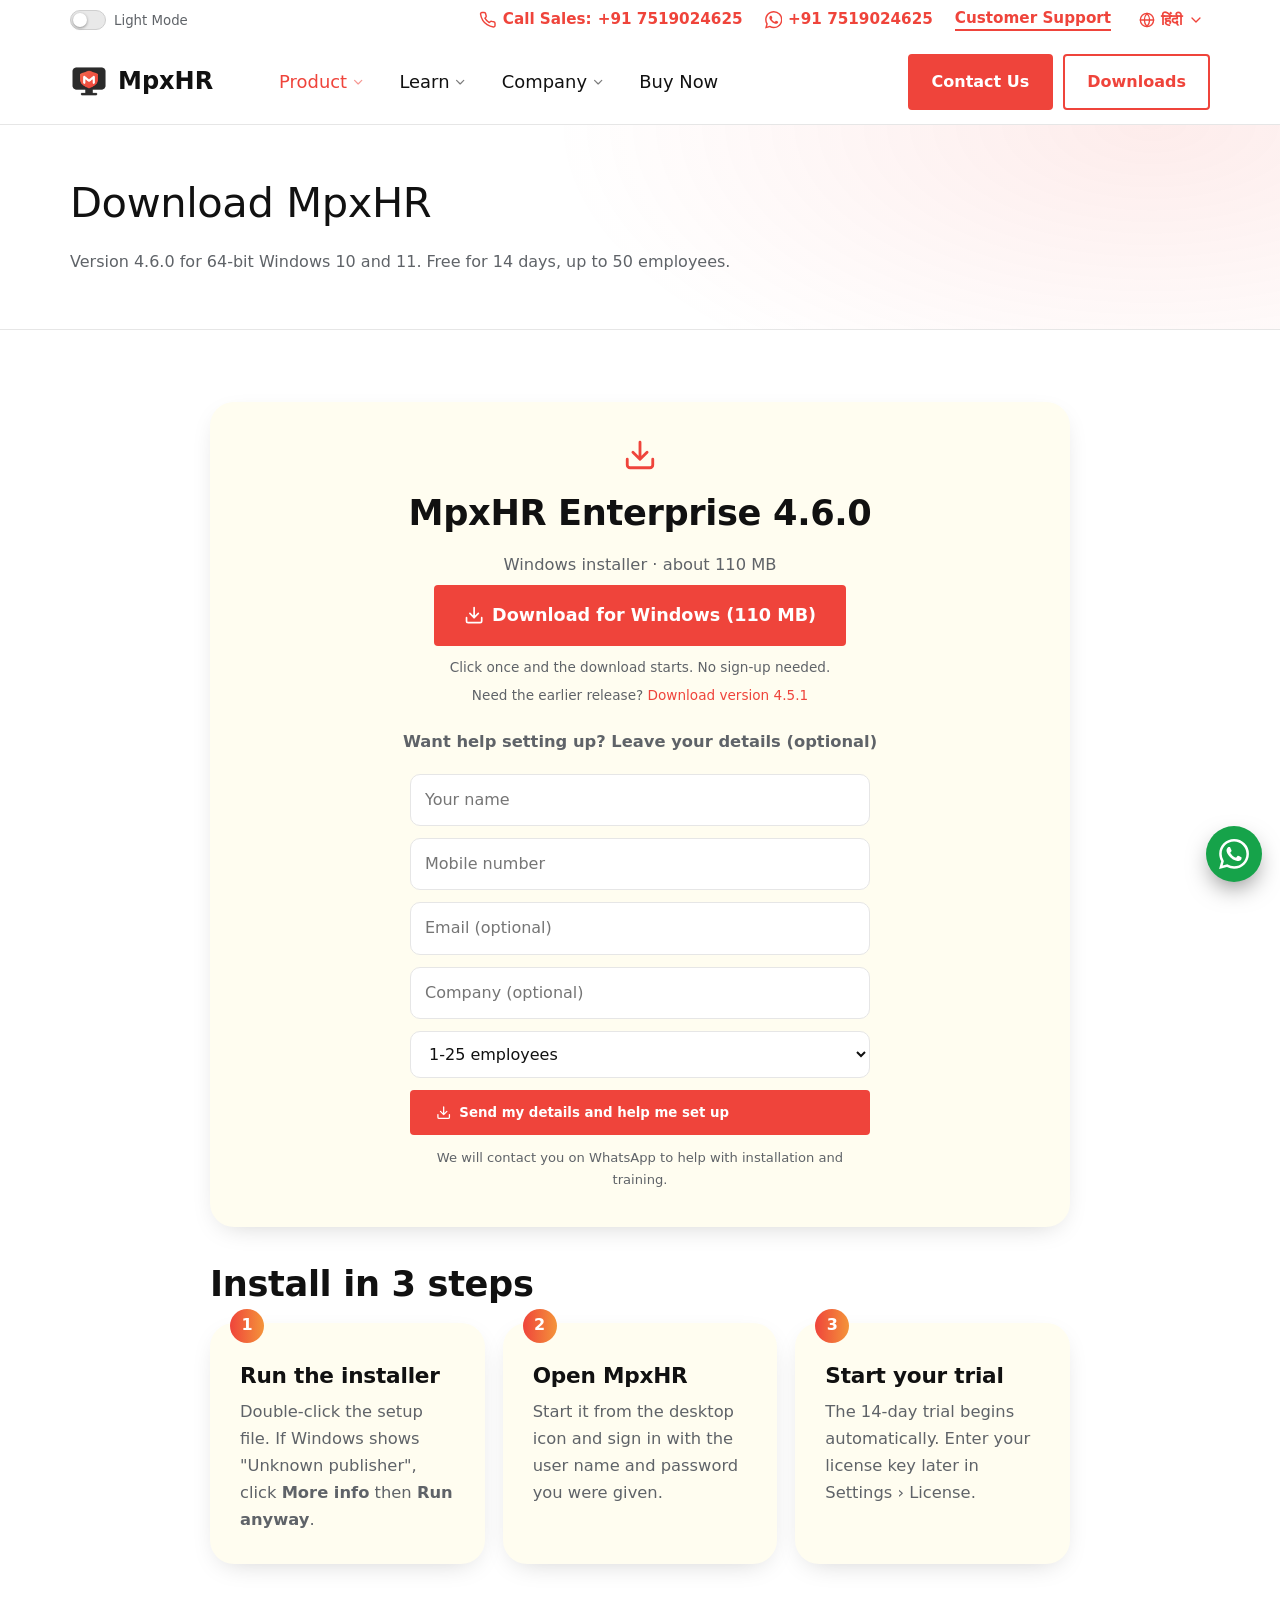
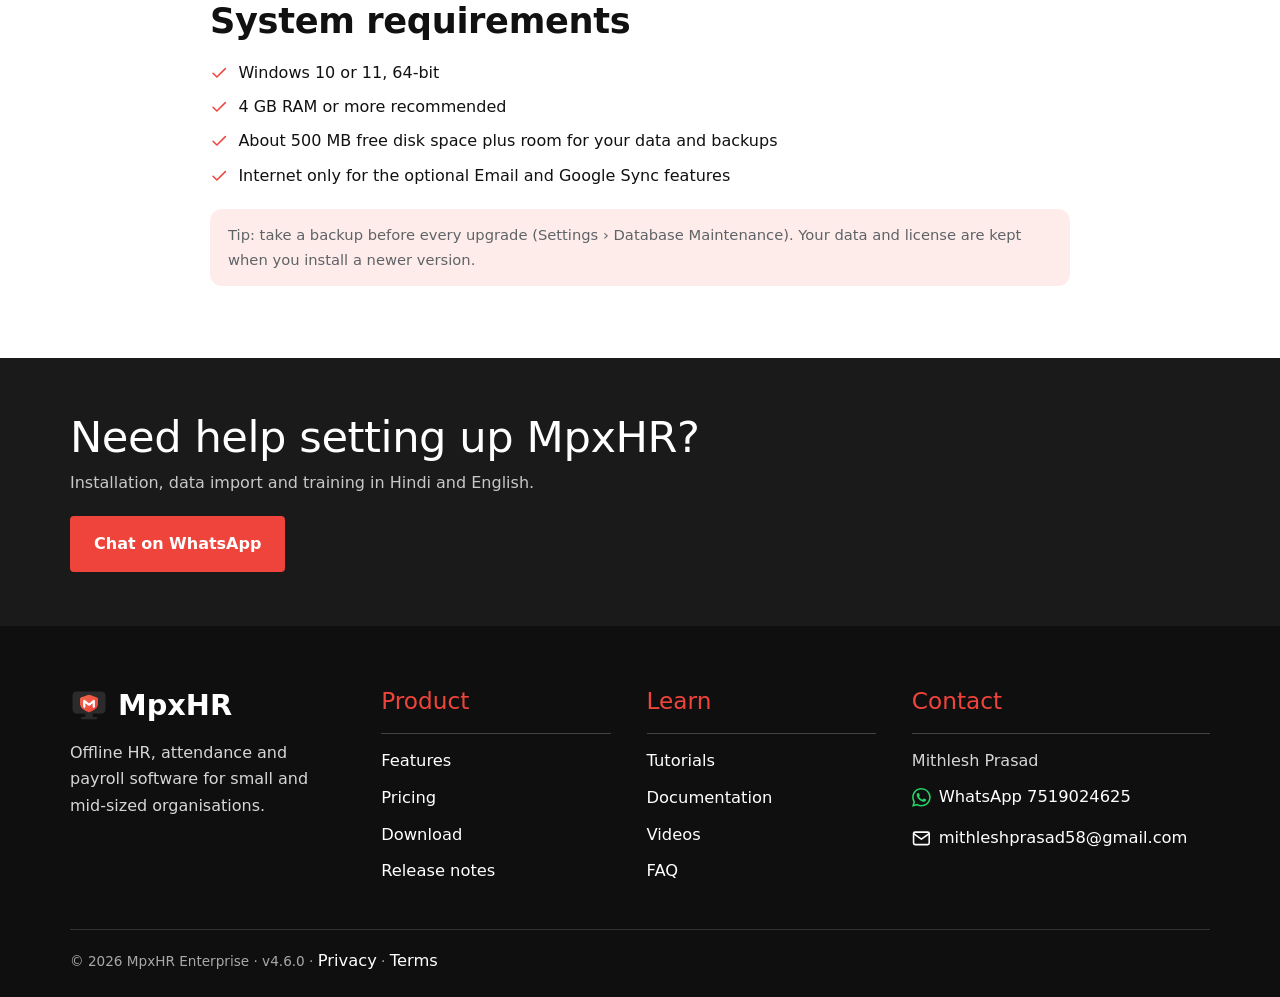
<file: download.html>
<!doctype html>
<html lang="en"><head>
<meta charset="utf-8"><meta name="viewport" content="width=device-width,initial-scale=1">
<title>Download | MpxHR</title>
<meta name="description" content="Download MpxHR Enterprise for Windows. 14-day free trial with all features.">

<meta property="og:type" content="website"><meta property="og:title" content="Download | MpxHR"><meta property="og:description" content="Download MpxHR Enterprise for Windows. 14-day free trial with all features."><meta property="og:image" content="assets/img/og.jpg">
<meta name="twitter:card" content="summary_large_image">
<meta name="theme-color" content="#ef443b">
<link rel="icon" href="assets/img/favicon.png">
<link rel="stylesheet" href="assets/site.css">
</head><body>
<a class="skip" href="#main">Skip to content</a>
<div class="topbar"><div class="wrap"><button class="themesw" id="themesw" type="button" aria-label="Switch light / dark mode"><span class="sw"><i></i></span> <span class="swt">Light Mode</span></button><span class="sp"></span><a href="tel:+917519024625"><svg class="ic " viewBox="0 0 24 24" fill="none" stroke="currentColor" stroke-width="2" stroke-linecap="round" stroke-linejoin="round" aria-hidden="true"><path d="M22 16.92v3a2 2 0 0 1-2.18 2 19.79 19.79 0 0 1-8.63-3.07 19.5 19.5 0 0 1-6-6 19.79 19.79 0 0 1-3.07-8.67A2 2 0 0 1 4.11 2h3a2 2 0 0 1 2 1.72c.127.96.361 1.903.7 2.81a2 2 0 0 1-.45 2.11L8.09 9.91a16 16 0 0 0 6 6l1.27-1.27a2 2 0 0 1 2.11-.45c.907.339 1.85.573 2.81.7A2 2 0 0 1 22 16.92z"/></svg> <b>Call Sales:</b> +91 7519024625</a><a href="https://wa.me/917519024625?text=Hello%2C%20I%20would%20like%20to%20know%20more%20about%20MpxHR." target="_blank" rel="noopener"><svg class="ic ic-fill " viewBox="0 0 24 24" fill="currentColor" aria-hidden="true"><path d="M17.472 14.382c-.297-.149-1.758-.867-2.03-.967-.273-.099-.471-.148-.67.15-.197.297-.767.966-.94 1.164-.173.199-.347.223-.644.075-.297-.15-1.255-.463-2.39-1.475-.883-.788-1.48-1.761-1.653-2.059-.173-.297-.018-.458.13-.606.134-.133.298-.347.446-.52.149-.174.198-.298.298-.497.099-.198.05-.371-.025-.52-.075-.149-.669-1.612-.916-2.207-.242-.579-.487-.5-.669-.51-.173-.008-.371-.01-.57-.01-.198 0-.52.074-.792.372-.272.297-1.04 1.016-1.04 2.479 0 1.462 1.065 2.875 1.213 3.074.149.198 2.096 3.2 5.077 4.487.709.306 1.262.489 1.694.625.712.227 1.36.195 1.871.118.571-.085 1.758-.719 2.006-1.413.248-.694.248-1.289.173-1.413-.074-.124-.272-.198-.57-.347m-5.421 7.403h-.004a9.87 9.87 0 01-5.031-1.378l-.361-.214-3.741.982.998-3.648-.235-.374a9.86 9.86 0 01-1.51-5.26c.001-5.45 4.436-9.884 9.888-9.884 2.64 0 5.122 1.03 6.988 2.898a9.825 9.825 0 012.893 6.994c-.003 5.45-4.437 9.884-9.885 9.884m8.413-18.297A11.815 11.815 0 0012.05 0C5.495 0 .16 5.335.157 11.892c0 2.096.547 4.142 1.588 5.945L.057 24l6.305-1.654a11.882 11.882 0 005.683 1.448h.005c6.554 0 11.89-5.335 11.893-11.893a11.821 11.821 0 00-3.48-8.413Z"/></svg> +91 7519024625</a><a href="contact.html" class="tb-link">Customer Support</a><button class="lang" id="langbtn" aria-label="Language"><svg class="ic " viewBox="0 0 24 24" fill="none" stroke="currentColor" stroke-width="2" stroke-linecap="round" stroke-linejoin="round" aria-hidden="true"><circle cx="12" cy="12" r="10"/><path d="M2 12h20M12 2a15.3 15.3 0 0 1 4 10 15.3 15.3 0 0 1-4 10 15.3 15.3 0 0 1-4-10 15.3 15.3 0 0 1 4-10z"/></svg> <span id="langtxt">हिंदी</span> <svg class="ic " viewBox="0 0 24 24" fill="none" stroke="currentColor" stroke-width="2" stroke-linecap="round" stroke-linejoin="round" aria-hidden="true"><path d="M6 9l6 6 6-6"/></svg></button></div></div>
<header class="hdr"><div class="wrap">
<a class="brand" href="index.html"><img src="assets/img/logo.png" alt="" width="32" height="32">MpxHR</a>
<button class="burger" aria-label="Menu" aria-expanded="false"><svg class="ic " viewBox="0 0 24 24" fill="none" stroke="currentColor" stroke-width="2" stroke-linecap="round" stroke-linejoin="round" aria-hidden="true"><path d="M3 12h18M3 6h18M3 18h18"/></svg></button>
<nav class="nav"><div class="dd on"><a href="features.html" class="dd-t" aria-haspopup="true"><span data-i18n="nav.product">Product</span> <svg class="ic " viewBox="0 0 24 24" fill="none" stroke="currentColor" stroke-width="2" stroke-linecap="round" stroke-linejoin="round" aria-hidden="true"><path d="M6 9l6 6 6-6"/></svg></a><div class="dd-m"><a href="features.html" class=""><span data-i18n="nav.features">Features</span></a><a href="pricing.html" class=""><span data-i18n="nav.pricing">Pricing</span></a><a href="download.html" class="on"><span data-i18n="nav.download">Download</span></a><a href="releases.html" class=""><span data-i18n="nav.releases">Release notes</span></a></div></div><div class="dd "><a href="tutorials.html" class="dd-t" aria-haspopup="true"><span data-i18n="nav.learn">Learn</span> <svg class="ic " viewBox="0 0 24 24" fill="none" stroke="currentColor" stroke-width="2" stroke-linecap="round" stroke-linejoin="round" aria-hidden="true"><path d="M6 9l6 6 6-6"/></svg></a><div class="dd-m"><a href="tutorials.html" class=""><span data-i18n="nav.tutorials">Tutorials</span></a><a href="docs.html" class=""><span data-i18n="nav.docs">Documentation</span></a><a href="videos.html" class=""><span data-i18n="nav.videos">Videos</span></a></div></div><div class="dd "><a href="contact.html" class="dd-t" aria-haspopup="true"><span data-i18n="nav.company">Company</span> <svg class="ic " viewBox="0 0 24 24" fill="none" stroke="currentColor" stroke-width="2" stroke-linecap="round" stroke-linejoin="round" aria-hidden="true"><path d="M6 9l6 6 6-6"/></svg></a><div class="dd-m"><a href="contact.html" class=""><span data-i18n="nav.contact">Contact</span></a></div></div><a href="pricing.html" class="buy "><span data-i18n="nav.buy">Buy Now</span></a></nav>
<div class="tools"><a class="btn sq" href="contact.html">Contact Us</a><a class="btn sq outl" href="download.html">Downloads</a></div>
</div></header>
<main id="main"><section class="page-hero"><div class="wrap"><h1 data-i18n="dl.h">Download MpxHR</h1><p >Version 4.6.0 for 64-bit Windows 10 and 11. Free for 14 days, up to 50 employees.</p></div></section><section class="s"><div class="wrap" style="max-width:900px">
<div class="card" style="text-align:center;padding:36px"><div class="ico" style="margin:0 auto 14px"><svg class="ic " viewBox="0 0 24 24" fill="none" stroke="currentColor" stroke-width="2" stroke-linecap="round" stroke-linejoin="round" aria-hidden="true"><path d="M21 15v4a2 2 0 0 1-2 2H5a2 2 0 0 1-2-2v-4M7 10l5 5 5-5M12 15V3"/></svg></div><h2>MpxHR Enterprise 4.6.0</h2><p class="muted">Windows installer &middot; about 110 MB</p>
<a class="btn" id="dldirect" href="https://github.com/mithleshprasad/MpxHR-Enterprise/releases/download/v4.6.0/MpxHR.Enterprise.Setup.4.6.0.exe" download style="margin-top:6px;font-size:1.1rem;padding:16px 30px"><svg class="ic " viewBox="0 0 24 24" fill="none" stroke="currentColor" stroke-width="2" stroke-linecap="round" stroke-linejoin="round" aria-hidden="true"><path d="M21 15v4a2 2 0 0 1-2 2H5a2 2 0 0 1-2-2v-4M7 10l5 5 5-5M12 15V3"/></svg> Download for Windows (110 MB)</a><p class="muted" style="font-size:.85rem;margin:10px 0 0">Click once and the download starts. No sign-up needed.</p><p class="muted" style="font-size:.85rem;margin:6px 0 0">Need the earlier release? <a href="https://github.com/mithleshprasad/MpxHR-Enterprise/releases/download/v4.4.0/MpxHR.Enterprise.Setup.4.4.0.exe" download>Download version 4.5.1</a></p><p class="muted" style="margin:22px 0 0;font-weight:700">Want help setting up? Leave your details (optional)</p>
<form class="contact" id="dlform" data-wa="917519024625" data-url="https://github.com/mithleshprasad/MpxHR-Enterprise/releases/download/v4.6.0/MpxHR.Enterprise.Setup.4.6.0.exe" data-ver="4.6.0" style="max-width:460px;margin:18px auto 0;text-align:left">
<input name="name" placeholder="Your name" required autocomplete="name"><input name="phone" placeholder="Mobile number" required autocomplete="tel" inputmode="tel"><input name="email" type="email" placeholder="Email (optional)" autocomplete="email"><input name="company" placeholder="Company (optional)" autocomplete="organization">
<select name="size"><option>1-25 employees</option><option>26-100 employees</option><option>101-500 employees</option><option>500+ employees</option></select>
<button class="btn" type="submit"><svg class="ic " viewBox="0 0 24 24" fill="none" stroke="currentColor" stroke-width="2" stroke-linecap="round" stroke-linejoin="round" aria-hidden="true"><path d="M21 15v4a2 2 0 0 1-2 2H5a2 2 0 0 1-2-2v-4M7 10l5 5 5-5M12 15V3"/></svg> <span>Send my details and help me set up</span></button>
<p class="muted" style="font-size:.82rem;margin:0;text-align:center" id="dlnote">We will contact you on WhatsApp to help with installation and training.</p></form>
</div>
<h2 style="margin-top:36px">Install in 3 steps</h2>
<div class="steps3"><div class="card"><h3>Run the installer</h3><p>Double-click the setup file. If Windows shows "Unknown publisher", click <b>More info</b> then <b>Run anyway</b>.</p></div><div class="card"><h3>Open MpxHR</h3><p>Start it from the desktop icon and sign in with the user name and password you were given.</p></div><div class="card"><h3>Start your trial</h3><p>The 14-day trial begins automatically. Enter your license key later in Settings › License.</p></div></div>
<h2 style="margin-top:36px">System requirements</h2>
<ul class="ticks"><li><svg class="ic " viewBox="0 0 24 24" fill="none" stroke="currentColor" stroke-width="2" stroke-linecap="round" stroke-linejoin="round" aria-hidden="true"><path d="M20 6L9 17l-5-5"/></svg> Windows 10 or 11, 64-bit</li><li><svg class="ic " viewBox="0 0 24 24" fill="none" stroke="currentColor" stroke-width="2" stroke-linecap="round" stroke-linejoin="round" aria-hidden="true"><path d="M20 6L9 17l-5-5"/></svg> 4 GB RAM or more recommended</li><li><svg class="ic " viewBox="0 0 24 24" fill="none" stroke="currentColor" stroke-width="2" stroke-linecap="round" stroke-linejoin="round" aria-hidden="true"><path d="M20 6L9 17l-5-5"/></svg> About 500 MB free disk space plus room for your data and backups</li><li><svg class="ic " viewBox="0 0 24 24" fill="none" stroke="currentColor" stroke-width="2" stroke-linecap="round" stroke-linejoin="round" aria-hidden="true"><path d="M20 6L9 17l-5-5"/></svg> Internet only for the optional Email and Google Sync features</li></ul>
<div class="note" style="margin-top:20px">Tip: take a backup before every upgrade (Settings › Database Maintenance). Your data and license are kept when you install a newer version.</div>
</div></section></main>
<section class="newsbar"><div class="wrap"><h2>Need help setting up MpxHR?</h2><p>Installation, data import and training in Hindi and English.</p><a class="btn sq" href="https://wa.me/917519024625?text=Hello%2C%20I%20would%20like%20to%20know%20more%20about%20MpxHR." target="_blank" rel="noopener">Chat on WhatsApp</a></div></section>
<footer class="ftr"><div class="wrap">
<div class="cols">
<div><div class="brand" style="color:#fff"><img src="assets/img/logo.png" alt="" width="32" height="32">MpxHR</div><p style="margin-top:10px"><span data-i18n="footer.about">Offline HR, attendance and payroll software for small and mid-sized organisations.</span></p></div>
<div><h4>Product</h4><ul><li><a href="features.html">Features</a></li><li><a href="pricing.html">Pricing</a></li><li><a href="download.html">Download</a></li><li><a href="releases.html">Release notes</a></li></ul></div>
<div><h4>Learn</h4><ul><li><a href="tutorials.html">Tutorials</a></li><li><a href="docs.html">Documentation</a></li><li><a href="videos.html">Videos</a></li><li><a href="pricing.html#faq">FAQ</a></li></ul></div>
<div><h4>Contact</h4><ul><li>Mithlesh Prasad</li><li class="ci"><a href="https://wa.me/917519024625?text=Hello%2C%20I%20would%20like%20to%20know%20more%20about%20MpxHR." target="_blank" rel="noopener"><svg class="ic ic-fill " viewBox="0 0 24 24" fill="currentColor" aria-hidden="true"><path d="M17.472 14.382c-.297-.149-1.758-.867-2.03-.967-.273-.099-.471-.148-.67.15-.197.297-.767.966-.94 1.164-.173.199-.347.223-.644.075-.297-.15-1.255-.463-2.39-1.475-.883-.788-1.48-1.761-1.653-2.059-.173-.297-.018-.458.13-.606.134-.133.298-.347.446-.52.149-.174.198-.298.298-.497.099-.198.05-.371-.025-.52-.075-.149-.669-1.612-.916-2.207-.242-.579-.487-.5-.669-.51-.173-.008-.371-.01-.57-.01-.198 0-.52.074-.792.372-.272.297-1.04 1.016-1.04 2.479 0 1.462 1.065 2.875 1.213 3.074.149.198 2.096 3.2 5.077 4.487.709.306 1.262.489 1.694.625.712.227 1.36.195 1.871.118.571-.085 1.758-.719 2.006-1.413.248-.694.248-1.289.173-1.413-.074-.124-.272-.198-.57-.347m-5.421 7.403h-.004a9.87 9.87 0 01-5.031-1.378l-.361-.214-3.741.982.998-3.648-.235-.374a9.86 9.86 0 01-1.51-5.26c.001-5.45 4.436-9.884 9.888-9.884 2.64 0 5.122 1.03 6.988 2.898a9.825 9.825 0 012.893 6.994c-.003 5.45-4.437 9.884-9.885 9.884m8.413-18.297A11.815 11.815 0 0012.05 0C5.495 0 .16 5.335.157 11.892c0 2.096.547 4.142 1.588 5.945L.057 24l6.305-1.654a11.882 11.882 0 005.683 1.448h.005c6.554 0 11.89-5.335 11.893-11.893a11.821 11.821 0 00-3.48-8.413Z"/></svg> WhatsApp 7519024625</a></li><li class="ci"><a href="mailto:mithleshprasad58@gmail.com"><svg class="ic " viewBox="0 0 24 24" fill="none" stroke="currentColor" stroke-width="2" stroke-linecap="round" stroke-linejoin="round" aria-hidden="true"><path d="M4 4h16a2 2 0 0 1 2 2v12a2 2 0 0 1-2 2H4a2 2 0 0 1-2-2V6a2 2 0 0 1 2-2z"/><path d="M22 6l-10 7L2 6"/></svg> mithleshprasad58@gmail.com</a></li></ul></div>
</div>
<div class="copy">&copy; 2026 MpxHR Enterprise &middot; v4.6.0 &middot; <a href="privacy.html">Privacy</a> &middot; <a href="terms.html">Terms</a></div>
</div></footer>
<a class="dl-float" href="https://github.com/mithleshprasad/MpxHR-Enterprise/releases/download/v4.6.0/MpxHR.Enterprise.Setup.4.6.0.exe" download aria-label="Download MpxHR for Windows" title="Download for Windows"><svg class="ic " viewBox="0 0 24 24" fill="none" stroke="currentColor" stroke-width="2" stroke-linecap="round" stroke-linejoin="round" aria-hidden="true"><path d="M21 15v4a2 2 0 0 1-2 2H5a2 2 0 0 1-2-2v-4M7 10l5 5 5-5M12 15V3"/></svg><span>Download</span></a>
<a class="wa-float" href="https://wa.me/917519024625?text=Hello%2C%20I%20would%20like%20to%20know%20more%20about%20MpxHR." aria-label="Chat on WhatsApp" target="_blank" rel="noopener"><svg class="ic ic-fill " viewBox="0 0 24 24" fill="currentColor" aria-hidden="true"><path d="M17.472 14.382c-.297-.149-1.758-.867-2.03-.967-.273-.099-.471-.148-.67.15-.197.297-.767.966-.94 1.164-.173.199-.347.223-.644.075-.297-.15-1.255-.463-2.39-1.475-.883-.788-1.48-1.761-1.653-2.059-.173-.297-.018-.458.13-.606.134-.133.298-.347.446-.52.149-.174.198-.298.298-.497.099-.198.05-.371-.025-.52-.075-.149-.669-1.612-.916-2.207-.242-.579-.487-.5-.669-.51-.173-.008-.371-.01-.57-.01-.198 0-.52.074-.792.372-.272.297-1.04 1.016-1.04 2.479 0 1.462 1.065 2.875 1.213 3.074.149.198 2.096 3.2 5.077 4.487.709.306 1.262.489 1.694.625.712.227 1.36.195 1.871.118.571-.085 1.758-.719 2.006-1.413.248-.694.248-1.289.173-1.413-.074-.124-.272-.198-.57-.347m-5.421 7.403h-.004a9.87 9.87 0 01-5.031-1.378l-.361-.214-3.741.982.998-3.648-.235-.374a9.86 9.86 0 01-1.51-5.26c.001-5.45 4.436-9.884 9.888-9.884 2.64 0 5.122 1.03 6.988 2.898a9.825 9.825 0 012.893 6.994c-.003 5.45-4.437 9.884-9.885 9.884m8.413-18.297A11.815 11.815 0 0012.05 0C5.495 0 .16 5.335.157 11.892c0 2.096.547 4.142 1.588 5.945L.057 24l6.305-1.654a11.882 11.882 0 005.683 1.448h.005c6.554 0 11.89-5.335 11.893-11.893a11.821 11.821 0 00-3.48-8.413Z"/></svg></a>
<script src="assets/i18n.js"></script><script src="assets/app.js"></script>
</body></html>
</file>
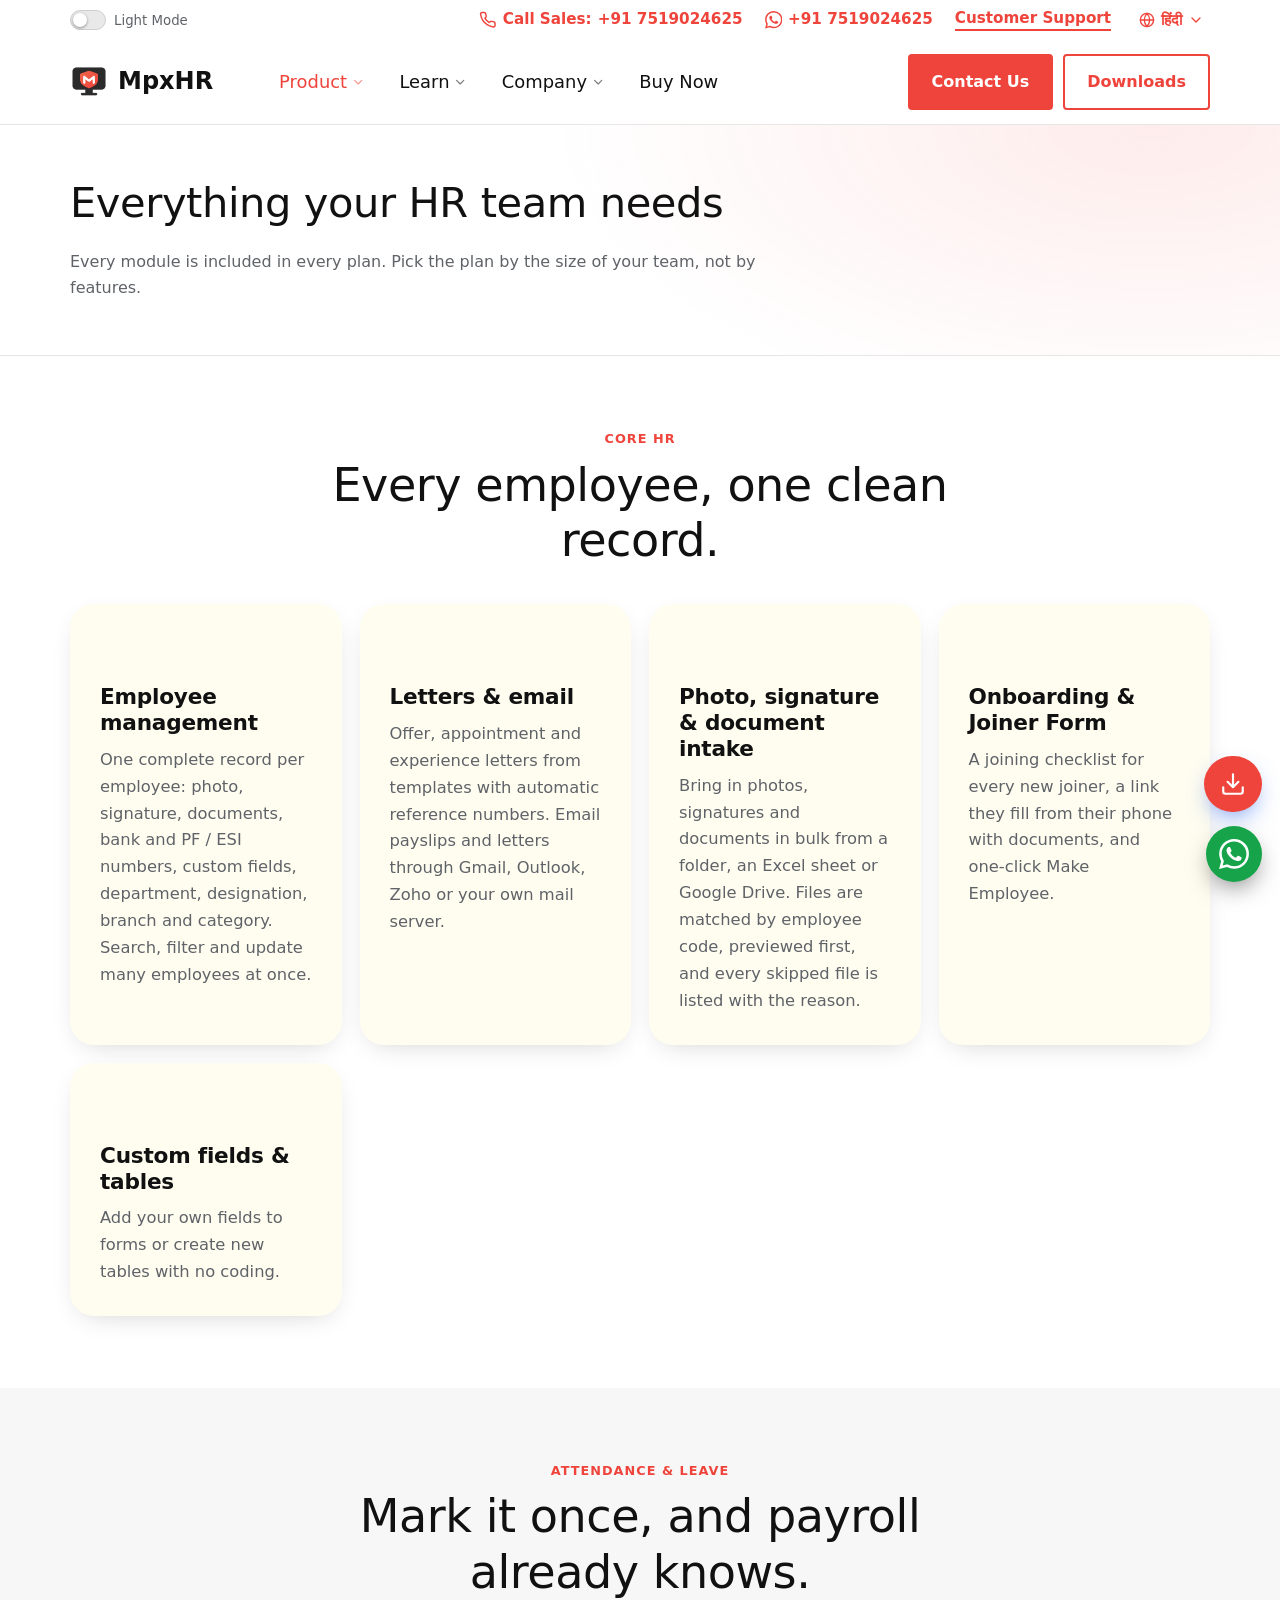
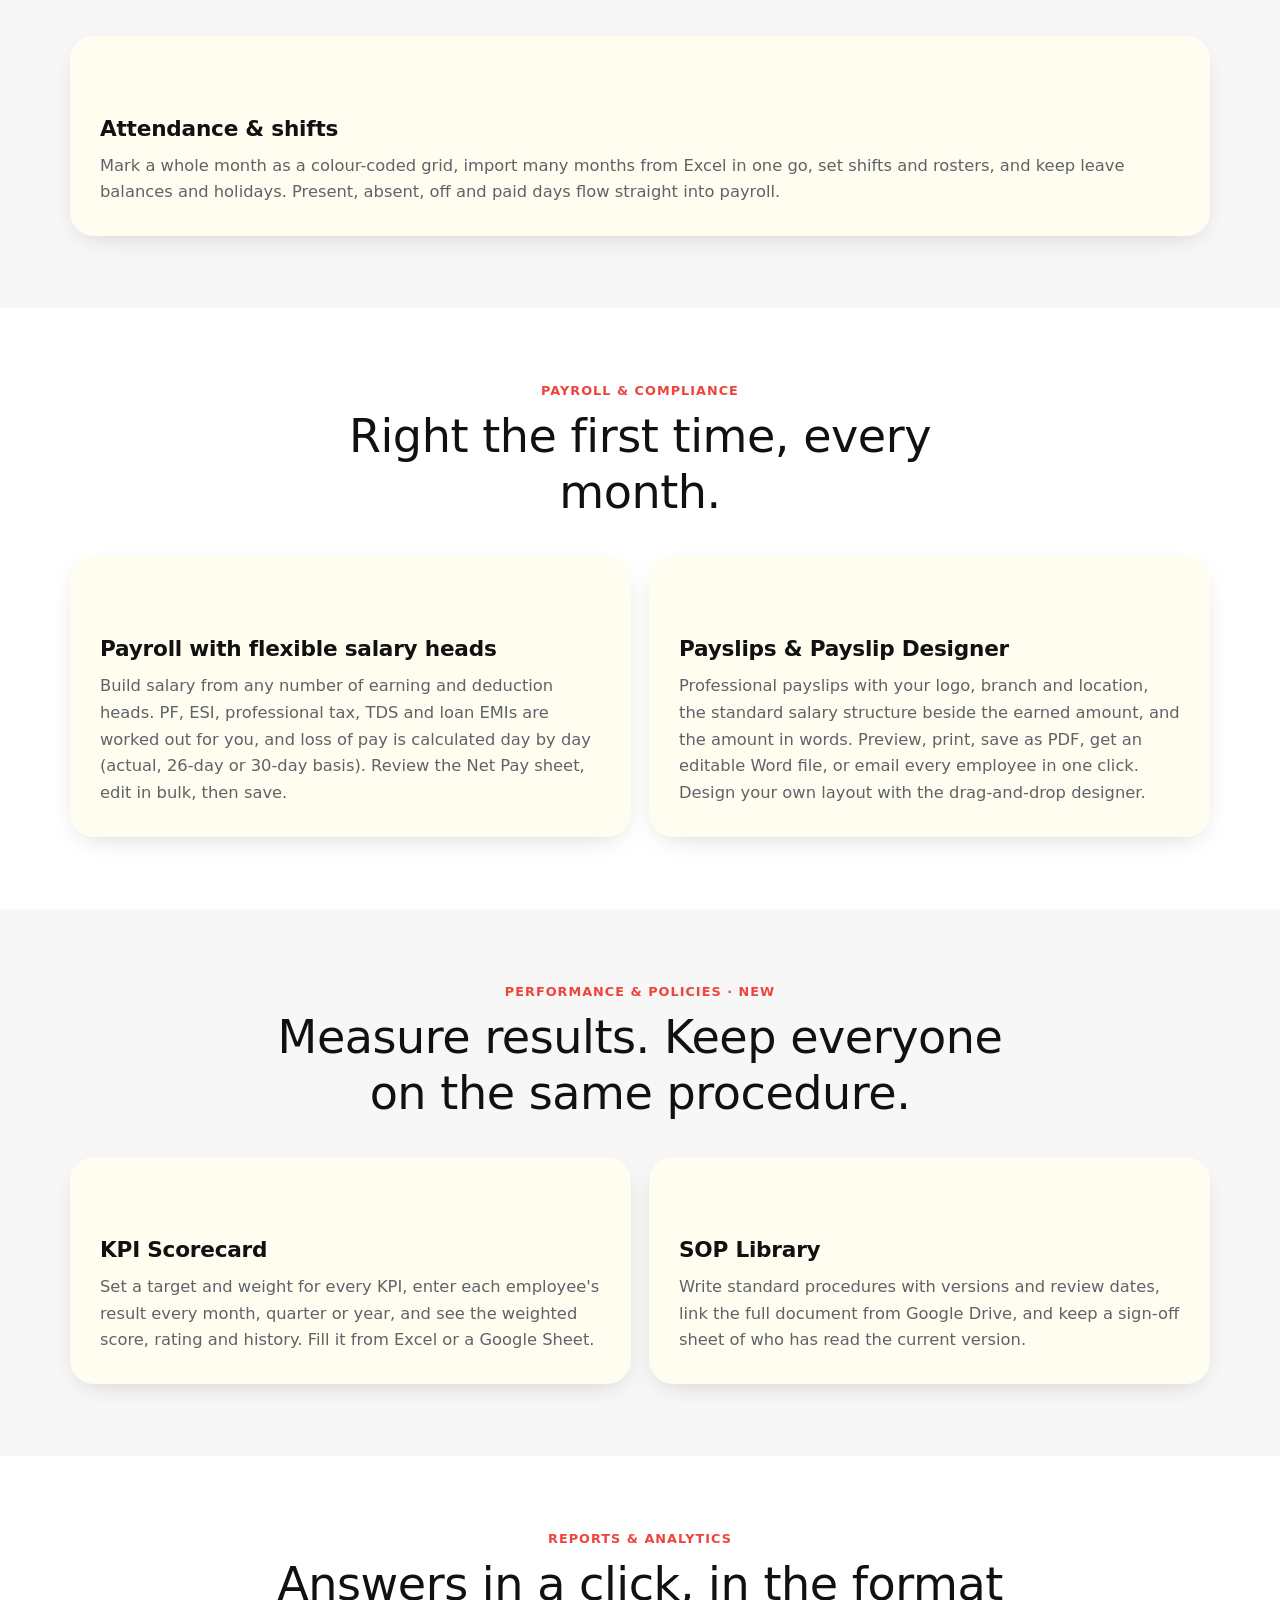
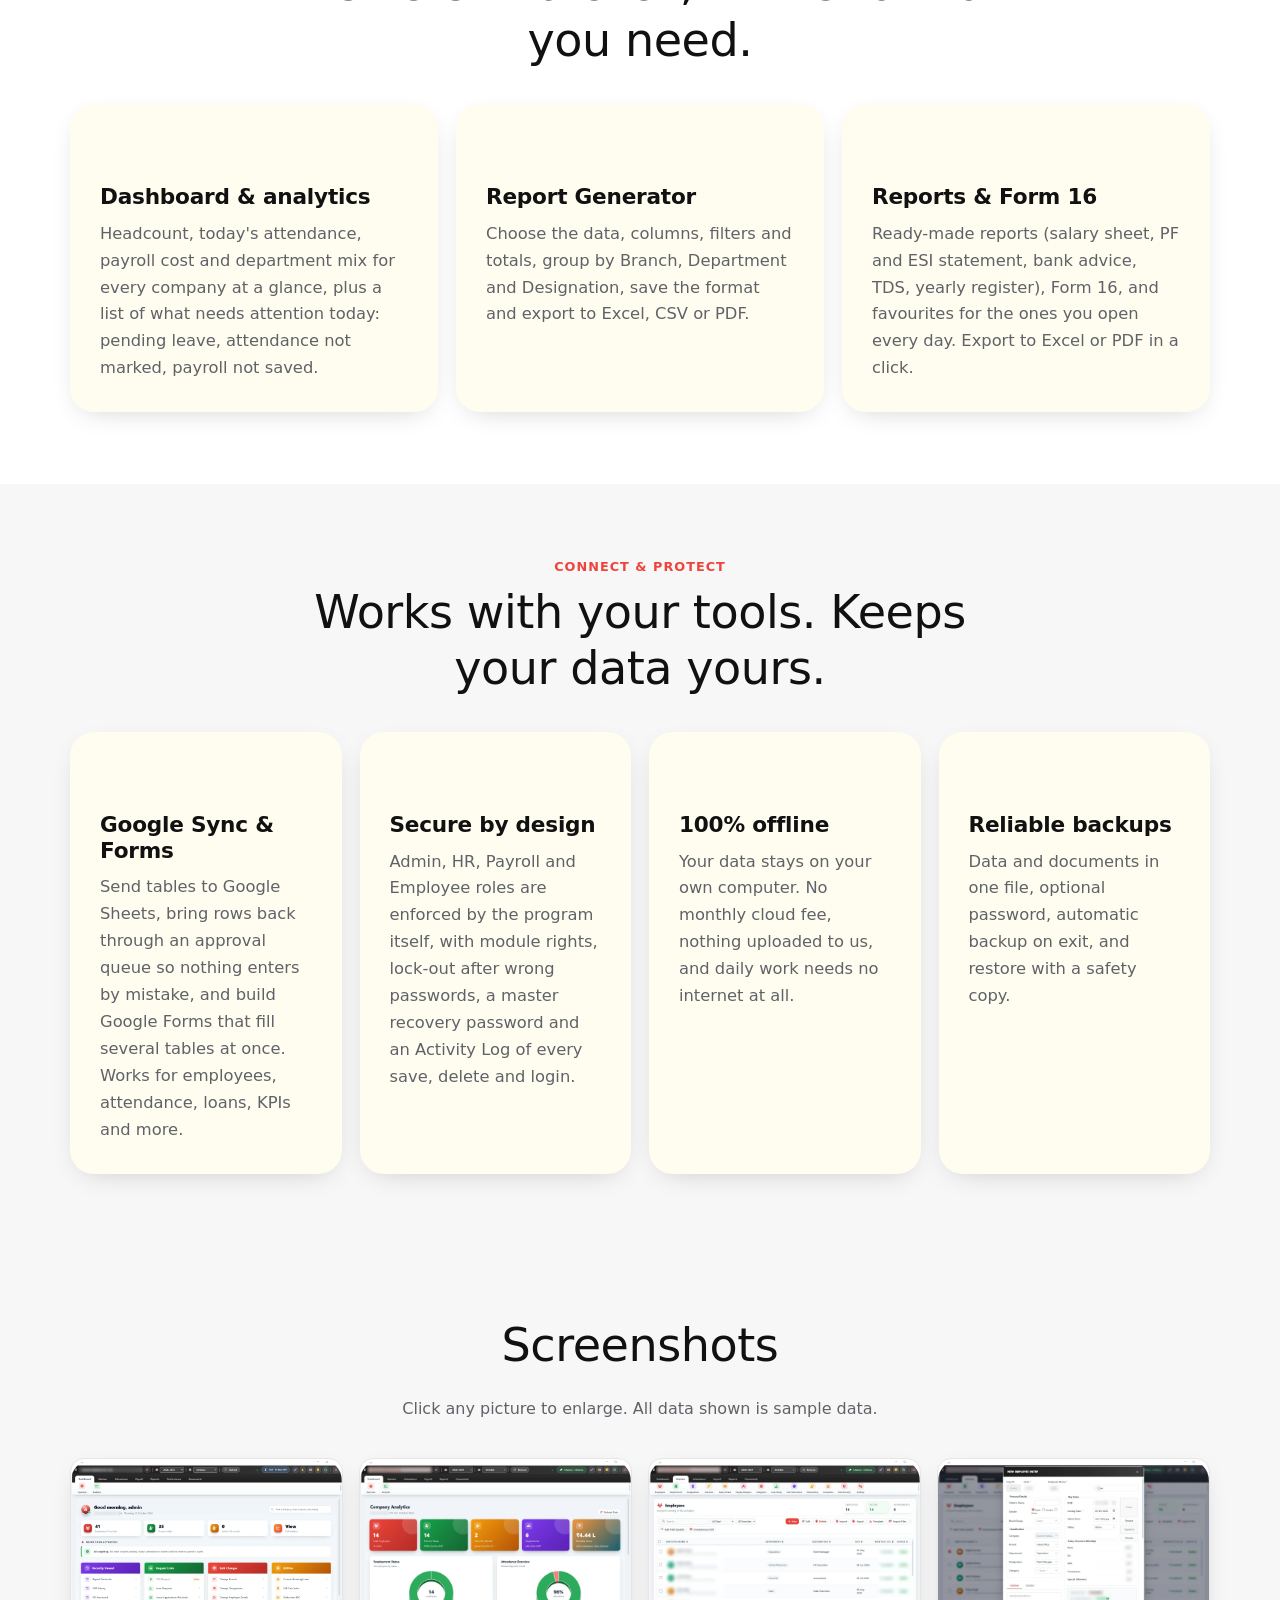
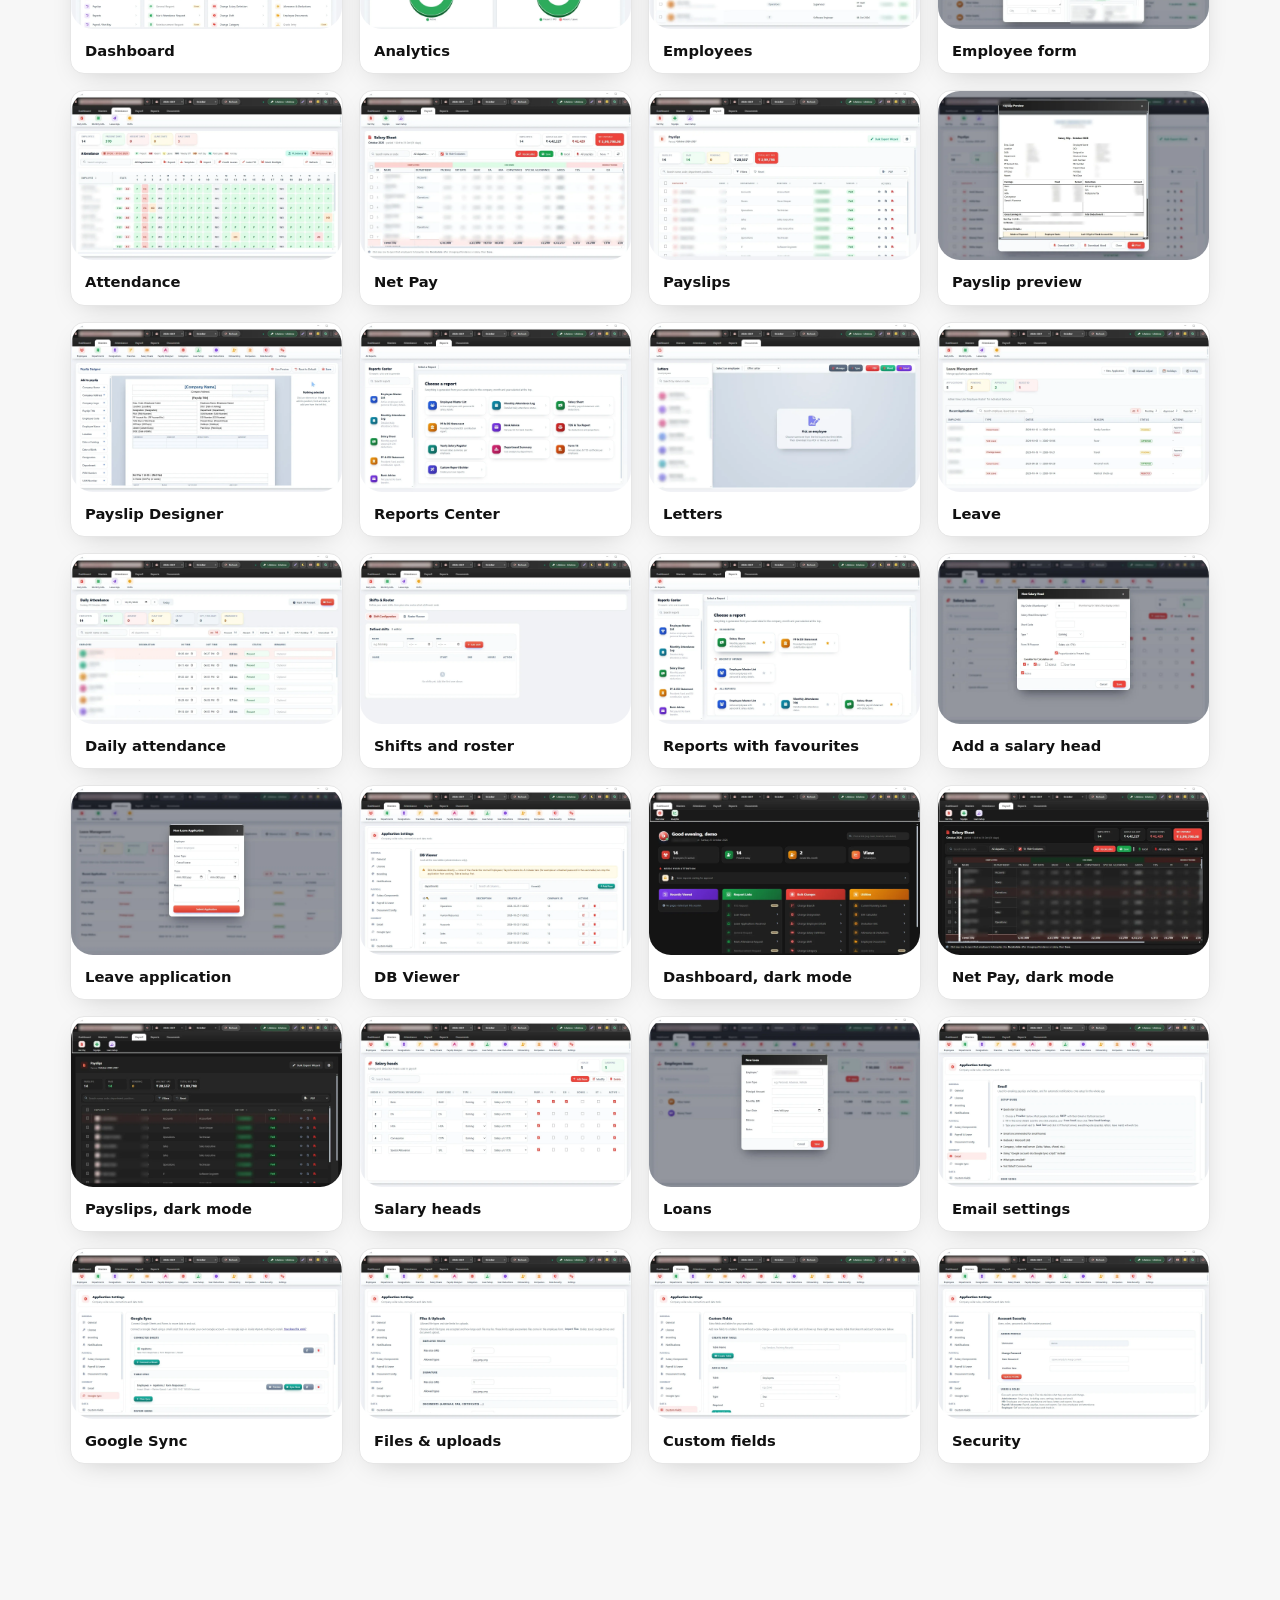
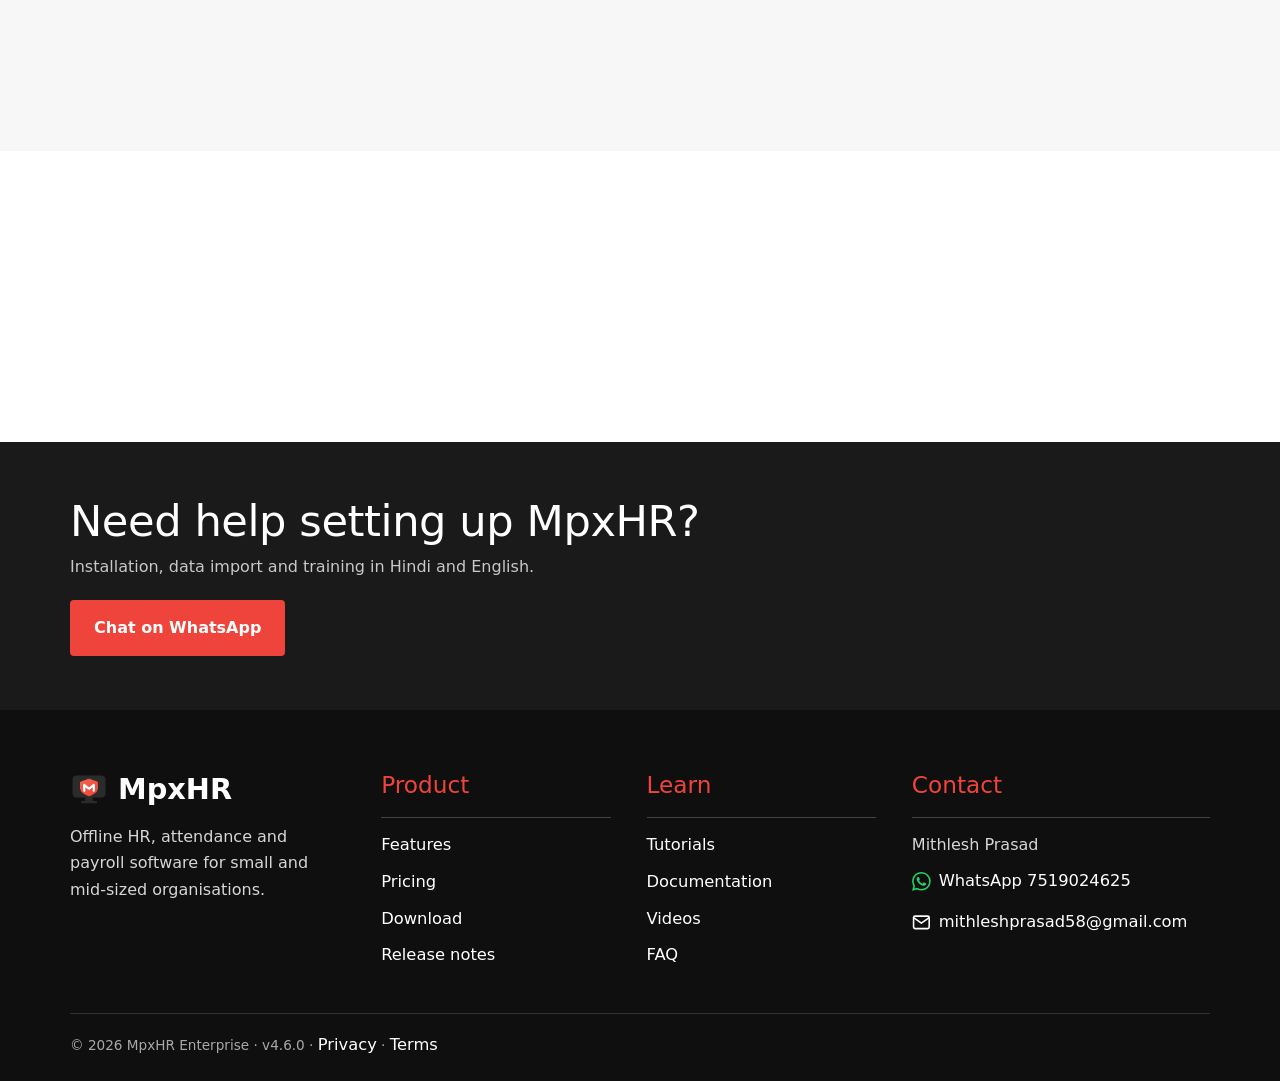
<file: features.html>
<!doctype html>
<html lang="en"><head>
<meta charset="utf-8"><meta name="viewport" content="width=device-width,initial-scale=1">
<title>Features | MpxHR</title>
<meta name="description" content="All MpxHR features: employees, attendance, leave, payroll, payslips, Form 16, reports, letters, email, Google Sync, bulk file import, security and more.">

<meta property="og:type" content="website"><meta property="og:title" content="Features | MpxHR"><meta property="og:description" content="All MpxHR features: employees, attendance, leave, payroll, payslips, Form 16, reports, letters, email, Google Sync, bulk file import, security and more."><meta property="og:image" content="assets/img/og.jpg">
<meta name="twitter:card" content="summary_large_image">
<meta name="theme-color" content="#ef443b">
<link rel="icon" href="assets/img/favicon.png">
<link rel="stylesheet" href="assets/site.css">
</head><body>
<a class="skip" href="#main">Skip to content</a>
<div class="topbar"><div class="wrap"><button class="themesw" id="themesw" type="button" aria-label="Switch light / dark mode"><span class="sw"><i></i></span> <span class="swt">Light Mode</span></button><span class="sp"></span><a href="tel:+917519024625"><svg class="ic " viewBox="0 0 24 24" fill="none" stroke="currentColor" stroke-width="2" stroke-linecap="round" stroke-linejoin="round" aria-hidden="true"><path d="M22 16.92v3a2 2 0 0 1-2.18 2 19.79 19.79 0 0 1-8.63-3.07 19.5 19.5 0 0 1-6-6 19.79 19.79 0 0 1-3.07-8.67A2 2 0 0 1 4.11 2h3a2 2 0 0 1 2 1.72c.127.96.361 1.903.7 2.81a2 2 0 0 1-.45 2.11L8.09 9.91a16 16 0 0 0 6 6l1.27-1.27a2 2 0 0 1 2.11-.45c.907.339 1.85.573 2.81.7A2 2 0 0 1 22 16.92z"/></svg> <b>Call Sales:</b> +91 7519024625</a><a href="https://wa.me/917519024625?text=Hello%2C%20I%20would%20like%20to%20know%20more%20about%20MpxHR." target="_blank" rel="noopener"><svg class="ic ic-fill " viewBox="0 0 24 24" fill="currentColor" aria-hidden="true"><path d="M17.472 14.382c-.297-.149-1.758-.867-2.03-.967-.273-.099-.471-.148-.67.15-.197.297-.767.966-.94 1.164-.173.199-.347.223-.644.075-.297-.15-1.255-.463-2.39-1.475-.883-.788-1.48-1.761-1.653-2.059-.173-.297-.018-.458.13-.606.134-.133.298-.347.446-.52.149-.174.198-.298.298-.497.099-.198.05-.371-.025-.52-.075-.149-.669-1.612-.916-2.207-.242-.579-.487-.5-.669-.51-.173-.008-.371-.01-.57-.01-.198 0-.52.074-.792.372-.272.297-1.04 1.016-1.04 2.479 0 1.462 1.065 2.875 1.213 3.074.149.198 2.096 3.2 5.077 4.487.709.306 1.262.489 1.694.625.712.227 1.36.195 1.871.118.571-.085 1.758-.719 2.006-1.413.248-.694.248-1.289.173-1.413-.074-.124-.272-.198-.57-.347m-5.421 7.403h-.004a9.87 9.87 0 01-5.031-1.378l-.361-.214-3.741.982.998-3.648-.235-.374a9.86 9.86 0 01-1.51-5.26c.001-5.45 4.436-9.884 9.888-9.884 2.64 0 5.122 1.03 6.988 2.898a9.825 9.825 0 012.893 6.994c-.003 5.45-4.437 9.884-9.885 9.884m8.413-18.297A11.815 11.815 0 0012.05 0C5.495 0 .16 5.335.157 11.892c0 2.096.547 4.142 1.588 5.945L.057 24l6.305-1.654a11.882 11.882 0 005.683 1.448h.005c6.554 0 11.89-5.335 11.893-11.893a11.821 11.821 0 00-3.48-8.413Z"/></svg> +91 7519024625</a><a href="contact.html" class="tb-link">Customer Support</a><button class="lang" id="langbtn" aria-label="Language"><svg class="ic " viewBox="0 0 24 24" fill="none" stroke="currentColor" stroke-width="2" stroke-linecap="round" stroke-linejoin="round" aria-hidden="true"><circle cx="12" cy="12" r="10"/><path d="M2 12h20M12 2a15.3 15.3 0 0 1 4 10 15.3 15.3 0 0 1-4 10 15.3 15.3 0 0 1-4-10 15.3 15.3 0 0 1 4-10z"/></svg> <span id="langtxt">हिंदी</span> <svg class="ic " viewBox="0 0 24 24" fill="none" stroke="currentColor" stroke-width="2" stroke-linecap="round" stroke-linejoin="round" aria-hidden="true"><path d="M6 9l6 6 6-6"/></svg></button></div></div>
<header class="hdr"><div class="wrap">
<a class="brand" href="index.html"><img src="assets/img/logo.png" alt="" width="32" height="32">MpxHR</a>
<button class="burger" aria-label="Menu" aria-expanded="false"><svg class="ic " viewBox="0 0 24 24" fill="none" stroke="currentColor" stroke-width="2" stroke-linecap="round" stroke-linejoin="round" aria-hidden="true"><path d="M3 12h18M3 6h18M3 18h18"/></svg></button>
<nav class="nav"><div class="dd on"><a href="features.html" class="dd-t" aria-haspopup="true"><span data-i18n="nav.product">Product</span> <svg class="ic " viewBox="0 0 24 24" fill="none" stroke="currentColor" stroke-width="2" stroke-linecap="round" stroke-linejoin="round" aria-hidden="true"><path d="M6 9l6 6 6-6"/></svg></a><div class="dd-m"><a href="features.html" class="on"><span data-i18n="nav.features">Features</span></a><a href="pricing.html" class=""><span data-i18n="nav.pricing">Pricing</span></a><a href="download.html" class=""><span data-i18n="nav.download">Download</span></a><a href="releases.html" class=""><span data-i18n="nav.releases">Release notes</span></a></div></div><div class="dd "><a href="tutorials.html" class="dd-t" aria-haspopup="true"><span data-i18n="nav.learn">Learn</span> <svg class="ic " viewBox="0 0 24 24" fill="none" stroke="currentColor" stroke-width="2" stroke-linecap="round" stroke-linejoin="round" aria-hidden="true"><path d="M6 9l6 6 6-6"/></svg></a><div class="dd-m"><a href="tutorials.html" class=""><span data-i18n="nav.tutorials">Tutorials</span></a><a href="docs.html" class=""><span data-i18n="nav.docs">Documentation</span></a><a href="videos.html" class=""><span data-i18n="nav.videos">Videos</span></a></div></div><div class="dd "><a href="contact.html" class="dd-t" aria-haspopup="true"><span data-i18n="nav.company">Company</span> <svg class="ic " viewBox="0 0 24 24" fill="none" stroke="currentColor" stroke-width="2" stroke-linecap="round" stroke-linejoin="round" aria-hidden="true"><path d="M6 9l6 6 6-6"/></svg></a><div class="dd-m"><a href="contact.html" class=""><span data-i18n="nav.contact">Contact</span></a></div></div><a href="pricing.html" class="buy "><span data-i18n="nav.buy">Buy Now</span></a></nav>
<div class="tools"><a class="btn sq" href="contact.html">Contact Us</a><a class="btn sq outl" href="download.html">Downloads</a></div>
</div></header>
<main id="main"><section class="page-hero"><div class="wrap"><h1 >Everything your HR team needs</h1><p >Every module is included in every plan. Pick the plan by the size of your team, not by features.</p></div></section><section class="s" id="core"><div class="wrap"><div class="sec-head"><div class="eyebrow">Core HR</div><h2>Every employee, one clean record.</h2></div><div class="grid3"><div class="card"><div class="ico"><svg class="ic " viewBox="0 0 24 24" fill="none" stroke="currentColor" stroke-width="2" stroke-linecap="round" stroke-linejoin="round" aria-hidden="true"><path d="M17 21v-2a4 4 0 0 0-4-4H5a4 4 0 0 0-4 4v2"/><circle cx="9" cy="7" r="4"/><path d="M23 21v-2a4 4 0 0 0-3-3.87M16 3.13a4 4 0 0 1 0 7.75"/></svg></div><h3 data-i18n="f.users.t">Employee management</h3><p data-i18n="f.users.d">One complete record per employee: photo, signature, documents, bank and PF / ESI numbers, custom fields, department, designation, branch and category. Search, filter and update many employees at once.</p></div><div class="card"><div class="ico"><svg class="ic " viewBox="0 0 24 24" fill="none" stroke="currentColor" stroke-width="2" stroke-linecap="round" stroke-linejoin="round" aria-hidden="true"><path d="M4 4h16a2 2 0 0 1 2 2v12a2 2 0 0 1-2 2H4a2 2 0 0 1-2-2V6a2 2 0 0 1 2-2z"/><path d="M22 6l-10 7L2 6"/></svg></div><h3 data-i18n="f.mail.t">Letters & email</h3><p data-i18n="f.mail.d">Offer, appointment and experience letters from templates with automatic reference numbers. Email payslips and letters through Gmail, Outlook, Zoho or your own mail server.</p></div><div class="card"><div class="ico"><svg class="ic " viewBox="0 0 24 24" fill="none" stroke="currentColor" stroke-width="2" stroke-linecap="round" stroke-linejoin="round" aria-hidden="true"><rect x="3" y="3" width="18" height="18" rx="2"/><circle cx="8.5" cy="8.5" r="1.5"/><path d="M21 15l-5-5L5 21"/></svg></div><h3 data-i18n="f.image.t">Photo, signature & document intake</h3><p data-i18n="f.image.d">Bring in photos, signatures and documents in bulk from a folder, an Excel sheet or Google Drive. Files are matched by employee code, previewed first, and every skipped file is listed with the reason.</p></div><div class="card"><div class="ico"><svg class="ic " viewBox="0 0 24 24" fill="none" stroke="currentColor" stroke-width="2" stroke-linecap="round" stroke-linejoin="round" aria-hidden="true"><path d="M17 21v-2a4 4 0 0 0-4-4H5a4 4 0 0 0-4 4v2"/><circle cx="9" cy="7" r="4"/><path d="M23 21v-2a4 4 0 0 0-3-3.87M16 3.13a4 4 0 0 1 0 7.75"/></svg></div><h3 data-i18n="f.users.t">Onboarding & Joiner Form</h3><p data-i18n="f.users.d">A joining checklist for every new joiner, a link they fill from their phone with documents, and one-click Make Employee.</p></div><div class="card"><div class="ico"><svg class="ic " viewBox="0 0 24 24" fill="none" stroke="currentColor" stroke-width="2" stroke-linecap="round" stroke-linejoin="round" aria-hidden="true"><path d="M4 21v-7M4 10V3M12 21v-9M12 8V3M20 21v-5M20 12V3M1 14h6M9 8h6M17 16h6"/></svg></div><h3 data-i18n="f.sliders.t">Custom fields & tables</h3><p data-i18n="f.sliders.d">Add your own fields to forms or create new tables with no coding.</p></div></div></div></section><section class="s alt" id="att"><div class="wrap"><div class="sec-head"><div class="eyebrow">Attendance & leave</div><h2>Mark it once, and payroll already knows.</h2></div><div class="grid3"><div class="card"><div class="ico"><svg class="ic " viewBox="0 0 24 24" fill="none" stroke="currentColor" stroke-width="2" stroke-linecap="round" stroke-linejoin="round" aria-hidden="true"><rect x="3" y="4" width="18" height="18" rx="2"/><path d="M16 2v4M8 2v4M3 10h18"/></svg></div><h3 data-i18n="f.calendar.t">Attendance & shifts</h3><p data-i18n="f.calendar.d">Mark a whole month as a colour-coded grid, import many months from Excel in one go, set shifts and rosters, and keep leave balances and holidays. Present, absent, off and paid days flow straight into payroll.</p></div></div></div></section><section class="s" id="pay"><div class="wrap"><div class="sec-head"><div class="eyebrow">Payroll & compliance</div><h2>Right the first time, every month.</h2></div><div class="grid3"><div class="card"><div class="ico"><svg class="ic " viewBox="0 0 24 24" fill="none" stroke="currentColor" stroke-width="2" stroke-linecap="round" stroke-linejoin="round" aria-hidden="true"><path d="M12 1v22"/><path d="M17 5H9.5a3.5 3.5 0 0 0 0 7h5a3.5 3.5 0 0 1 0 7H6"/></svg></div><h3 data-i18n="f.money.t">Payroll with flexible salary heads</h3><p data-i18n="f.money.d">Build salary from any number of earning and deduction heads. PF, ESI, professional tax, TDS and loan EMIs are worked out for you, and loss of pay is calculated day by day (actual, 26-day or 30-day basis). Review the Net Pay sheet, edit in bulk, then save.</p></div><div class="card"><div class="ico"><svg class="ic " viewBox="0 0 24 24" fill="none" stroke="currentColor" stroke-width="2" stroke-linecap="round" stroke-linejoin="round" aria-hidden="true"><path d="M14 2H6a2 2 0 0 0-2 2v16a2 2 0 0 0 2 2h12a2 2 0 0 0 2-2V8z"/><path d="M14 2v6h6M16 13H8M16 17H8M10 9H8"/></svg></div><h3 data-i18n="f.file.t">Payslips & Payslip Designer</h3><p data-i18n="f.file.d">Professional payslips with your logo, branch and location, the standard salary structure beside the earned amount, and the amount in words. Preview, print, save as PDF, get an editable Word file, or email every employee in one click. Design your own layout with the drag-and-drop designer.</p></div></div></div></section><section class="s alt" id="perf"><div class="wrap"><div class="sec-head"><div class="eyebrow">Performance & policies &middot; new</div><h2>Measure results. Keep everyone on the same procedure.</h2></div><div class="grid3"><div class="card"><div class="ico"><svg class="ic " viewBox="0 0 24 24" fill="none" stroke="currentColor" stroke-width="2" stroke-linecap="round" stroke-linejoin="round" aria-hidden="true"><circle cx="12" cy="12" r="10"/><circle cx="12" cy="12" r="6"/><circle cx="12" cy="12" r="2"/></svg></div><h3 data-i18n="f.target.t">KPI Scorecard</h3><p data-i18n="f.target.d">Set a target and weight for every KPI, enter each employee's result every month, quarter or year, and see the weighted score, rating and history. Fill it from Excel or a Google Sheet.</p></div><div class="card"><div class="ico"><svg class="ic " viewBox="0 0 24 24" fill="none" stroke="currentColor" stroke-width="2" stroke-linecap="round" stroke-linejoin="round" aria-hidden="true"><path d="M4 19.5A2.5 2.5 0 0 1 6.5 17H20"/><path d="M6.5 2H20v20H6.5A2.5 2.5 0 0 1 4 19.5v-15A2.5 2.5 0 0 1 6.5 2z"/></svg></div><h3 data-i18n="f.book.t">SOP Library</h3><p data-i18n="f.book.d">Write standard procedures with versions and review dates, link the full document from Google Drive, and keep a sign-off sheet of who has read the current version.</p></div></div></div></section><section class="s" id="rep"><div class="wrap"><div class="sec-head"><div class="eyebrow">Reports & analytics</div><h2>Answers in a click, in the format you need.</h2></div><div class="grid3"><div class="card"><div class="ico"><svg class="ic " viewBox="0 0 24 24" fill="none" stroke="currentColor" stroke-width="2" stroke-linecap="round" stroke-linejoin="round" aria-hidden="true"><path d="M21.21 15.89A10 10 0 1 1 8 2.83"/><path d="M22 12A10 10 0 0 0 12 2v10z"/></svg></div><h3 data-i18n="f.chart.t">Dashboard & analytics</h3><p data-i18n="f.chart.d">Headcount, today's attendance, payroll cost and department mix for every company at a glance, plus a list of what needs attention today: pending leave, attendance not marked, payroll not saved.</p></div><div class="card"><div class="ico"><svg class="ic " viewBox="0 0 24 24" fill="none" stroke="currentColor" stroke-width="2" stroke-linecap="round" stroke-linejoin="round" aria-hidden="true"><rect x="3" y="3" width="7" height="7"/><rect x="14" y="3" width="7" height="7"/><rect x="14" y="14" width="7" height="7"/><rect x="3" y="14" width="7" height="7"/></svg></div><h3 data-i18n="f.grid.t">Report Generator</h3><p data-i18n="f.grid.d">Choose the data, columns, filters and totals, group by Branch, Department and Designation, save the format and export to Excel, CSV or PDF.</p></div><div class="card"><div class="ico"><svg class="ic " viewBox="0 0 24 24" fill="none" stroke="currentColor" stroke-width="2" stroke-linecap="round" stroke-linejoin="round" aria-hidden="true"><polygon points="12 2 2 7 12 12 22 7 12 2"/><path d="M2 17l10 5 10-5M2 12l10 5 10-5"/></svg></div><h3 data-i18n="f.layers.t">Reports & Form 16</h3><p data-i18n="f.layers.d">Ready-made reports (salary sheet, PF and ESI statement, bank advice, TDS, yearly register), Form 16, and favourites for the ones you open every day. Export to Excel or PDF in a click.</p></div></div></div></section><section class="s alt" id="conn"><div class="wrap"><div class="sec-head"><div class="eyebrow">Connect & protect</div><h2>Works with your tools. Keeps your data yours.</h2></div><div class="grid3"><div class="card"><div class="ico"><svg class="ic " viewBox="0 0 24 24" fill="none" stroke="currentColor" stroke-width="2" stroke-linecap="round" stroke-linejoin="round" aria-hidden="true"><path d="M23 4v6h-6M1 20v-6h6"/><path d="M3.51 9a9 9 0 0 1 14.85-3.36L23 10M1 14l4.64 4.36A9 9 0 0 0 20.49 15"/></svg></div><h3 data-i18n="f.sync.t">Google Sync & Forms</h3><p data-i18n="f.sync.d">Send tables to Google Sheets, bring rows back through an approval queue so nothing enters by mistake, and build Google Forms that fill several tables at once. Works for employees, attendance, loans, KPIs and more.</p></div><div class="card"><div class="ico"><svg class="ic " viewBox="0 0 24 24" fill="none" stroke="currentColor" stroke-width="2" stroke-linecap="round" stroke-linejoin="round" aria-hidden="true"><path d="M12 22s8-4 8-10V5l-8-3-8 3v7c0 6 8 10 8 10z"/></svg></div><h3 data-i18n="f.shield.t">Secure by design</h3><p data-i18n="f.shield.d">Admin, HR, Payroll and Employee roles are enforced by the program itself, with module rights, lock-out after wrong passwords, a master recovery password and an Activity Log of every save, delete and login.</p></div><div class="card"><div class="ico"><svg class="ic " viewBox="0 0 24 24" fill="none" stroke="currentColor" stroke-width="2" stroke-linecap="round" stroke-linejoin="round" aria-hidden="true"><path d="M1 1l22 22M16.72 11.06A10.94 10.94 0 0 1 19 12.55M5 12.55a10.94 10.94 0 0 1 5.17-2.39M10.71 5.05A16 16 0 0 1 22.58 9M1.42 9a15.91 15.91 0 0 1 4.7-2.88M8.53 16.11a6 6 0 0 1 6.95 0M12 20h.01"/></svg></div><h3 data-i18n="f.offline.t">100% offline</h3><p data-i18n="f.offline.d">Your data stays on your own computer. No monthly cloud fee, nothing uploaded to us, and daily work needs no internet at all.</p></div><div class="card"><div class="ico"><svg class="ic " viewBox="0 0 24 24" fill="none" stroke="currentColor" stroke-width="2" stroke-linecap="round" stroke-linejoin="round" aria-hidden="true"><path d="M12 22s8-4 8-10V5l-8-3-8 3v7c0 6 8 10 8 10z"/></svg></div><h3 data-i18n="f.shield.t">Reliable backups</h3><p data-i18n="f.shield.d">Data and documents in one file, optional password, automatic backup on exit, and restore with a safety copy.</p></div></div></div></section>
<section class="s alt"><div class="wrap"><div class="sec-head"><h2>Screenshots</h2><p class="muted">Click any picture to enlarge. All data shown is sample data.</p></div>
<div class="gal"><figure data-zoom><img src="assets/img/s03_dashboard.webp" alt="Dashboard" loading="lazy" ><figcaption>Dashboard</figcaption></figure><figure data-zoom><img src="assets/img/s04_analytics.webp" alt="Analytics" loading="lazy" ><figcaption>Analytics</figcaption></figure><figure data-zoom><img src="assets/img/s06_employees.webp" alt="Employees" loading="lazy" ><figcaption>Employees</figcaption></figure><figure data-zoom><img src="assets/img/s07_employee_form.webp" alt="Employee form" loading="lazy" ><figcaption>Employee form</figcaption></figure><figure data-zoom><img src="assets/img/s09_attendance.webp" alt="Attendance" loading="lazy" ><figcaption>Attendance</figcaption></figure><figure data-zoom><img src="assets/img/s10_payroll.webp" alt="Net Pay" loading="lazy" ><figcaption>Net Pay</figcaption></figure><figure data-zoom><img src="assets/img/s11_payslips.webp" alt="Payslips" loading="lazy" ><figcaption>Payslips</figcaption></figure><figure data-zoom><img src="assets/img/s12_payslip_preview.webp" alt="Payslip preview" loading="lazy" ><figcaption>Payslip preview</figcaption></figure><figure data-zoom><img src="assets/img/s13_payslip_designer.webp" alt="Payslip Designer" loading="lazy" ><figcaption>Payslip Designer</figcaption></figure><figure data-zoom><img src="assets/img/s14_reports_center.webp" alt="Reports Center" loading="lazy" ><figcaption>Reports Center</figcaption></figure><figure data-zoom><img src="assets/img/s16_letters.webp" alt="Letters" loading="lazy" ><figcaption>Letters</figcaption></figure><figure data-zoom><img src="assets/img/s17_leave.webp" alt="Leave" loading="lazy" ><figcaption>Leave</figcaption></figure><figure data-zoom><img src="assets/img/s33_daily_attendance.webp" alt="Daily attendance" loading="lazy" ><figcaption>Daily attendance</figcaption></figure><figure data-zoom><img src="assets/img/s34_shifts.webp" alt="Shifts and roster" loading="lazy" ><figcaption>Shifts and roster</figcaption></figure><figure data-zoom><img src="assets/img/s29_reports_favourites.webp" alt="Reports with favourites" loading="lazy" ><figcaption>Reports with favourites</figcaption></figure><figure data-zoom><img src="assets/img/s30_popup_salary_head.webp" alt="Add a salary head" loading="lazy" ><figcaption>Add a salary head</figcaption></figure><figure data-zoom><img src="assets/img/s31_popup_leave.webp" alt="Leave application" loading="lazy" ><figcaption>Leave application</figcaption></figure><figure data-zoom><img src="assets/img/s32_settings_dbviewer.webp" alt="DB Viewer" loading="lazy" ><figcaption>DB Viewer</figcaption></figure><figure data-zoom><img src="assets/img/s26_dashboard_dark.webp" alt="Dashboard, dark mode" loading="lazy" ><figcaption>Dashboard, dark mode</figcaption></figure><figure data-zoom><img src="assets/img/s27_payroll_dark.webp" alt="Net Pay, dark mode" loading="lazy" ><figcaption>Net Pay, dark mode</figcaption></figure><figure data-zoom><img src="assets/img/s28_payslips_dark.webp" alt="Payslips, dark mode" loading="lazy" ><figcaption>Payslips, dark mode</figcaption></figure><figure data-zoom><img src="assets/img/s18_salary_heads.webp" alt="Salary heads" loading="lazy" ><figcaption>Salary heads</figcaption></figure><figure data-zoom><img src="assets/img/s19_loans_new.webp" alt="Loans" loading="lazy" ><figcaption>Loans</figcaption></figure><figure data-zoom><img src="assets/img/s20_settings_email.webp" alt="Email settings" loading="lazy" ><figcaption>Email settings</figcaption></figure><figure data-zoom><img src="assets/img/s21_settings_google_sync.webp" alt="Google Sync" loading="lazy" ><figcaption>Google Sync</figcaption></figure><figure data-zoom><img src="assets/img/s22_settings_files.webp" alt="Files &amp; uploads" loading="lazy" ><figcaption>Files & uploads</figcaption></figure><figure data-zoom><img src="assets/img/s23_settings_custom_fields.webp" alt="Custom fields" loading="lazy" ><figcaption>Custom fields</figcaption></figure><figure data-zoom><img src="assets/img/s24_settings_security.webp" alt="Security" loading="lazy" ><figcaption>Security</figcaption></figure><figure data-zoom><img src="assets/img/s25_license.webp" alt="License" loading="lazy" ><figcaption>License</figcaption></figure></div></div></section>
<section class="s"><div class="wrap"><div class="band"><h2 style="margin-bottom:6px">See it for yourself</h2><p>Download the free trial and try it with your own data.</p><div class="cta"><a class="btn" href="download.html"><svg class="ic " viewBox="0 0 24 24" fill="none" stroke="currentColor" stroke-width="2" stroke-linecap="round" stroke-linejoin="round" aria-hidden="true"><path d="M21 15v4a2 2 0 0 1-2 2H5a2 2 0 0 1-2-2v-4M7 10l5 5 5-5M12 15V3"/></svg> <span data-i18n="cta.trial">Start the 14-day free trial</span></a><a class="btn wa" href="https://wa.me/917519024625?text=Hello%2C%20I%20would%20like%20to%20know%20more%20about%20MpxHR." target="_blank" rel="noopener"><svg class="ic ic-fill " viewBox="0 0 24 24" fill="currentColor" aria-hidden="true"><path d="M17.472 14.382c-.297-.149-1.758-.867-2.03-.967-.273-.099-.471-.148-.67.15-.197.297-.767.966-.94 1.164-.173.199-.347.223-.644.075-.297-.15-1.255-.463-2.39-1.475-.883-.788-1.48-1.761-1.653-2.059-.173-.297-.018-.458.13-.606.134-.133.298-.347.446-.52.149-.174.198-.298.298-.497.099-.198.05-.371-.025-.52-.075-.149-.669-1.612-.916-2.207-.242-.579-.487-.5-.669-.51-.173-.008-.371-.01-.57-.01-.198 0-.52.074-.792.372-.272.297-1.04 1.016-1.04 2.479 0 1.462 1.065 2.875 1.213 3.074.149.198 2.096 3.2 5.077 4.487.709.306 1.262.489 1.694.625.712.227 1.36.195 1.871.118.571-.085 1.758-.719 2.006-1.413.248-.694.248-1.289.173-1.413-.074-.124-.272-.198-.57-.347m-5.421 7.403h-.004a9.87 9.87 0 01-5.031-1.378l-.361-.214-3.741.982.998-3.648-.235-.374a9.86 9.86 0 01-1.51-5.26c.001-5.45 4.436-9.884 9.888-9.884 2.64 0 5.122 1.03 6.988 2.898a9.825 9.825 0 012.893 6.994c-.003 5.45-4.437 9.884-9.885 9.884m8.413-18.297A11.815 11.815 0 0012.05 0C5.495 0 .16 5.335.157 11.892c0 2.096.547 4.142 1.588 5.945L.057 24l6.305-1.654a11.882 11.882 0 005.683 1.448h.005c6.554 0 11.89-5.335 11.893-11.893a11.821 11.821 0 00-3.48-8.413Z"/></svg> <span data-i18n="cta.wa">Chat on WhatsApp</span></a></div></div></div></section></main>
<section class="newsbar"><div class="wrap"><h2>Need help setting up MpxHR?</h2><p>Installation, data import and training in Hindi and English.</p><a class="btn sq" href="https://wa.me/917519024625?text=Hello%2C%20I%20would%20like%20to%20know%20more%20about%20MpxHR." target="_blank" rel="noopener">Chat on WhatsApp</a></div></section>
<footer class="ftr"><div class="wrap">
<div class="cols">
<div><div class="brand" style="color:#fff"><img src="assets/img/logo.png" alt="" width="32" height="32">MpxHR</div><p style="margin-top:10px"><span data-i18n="footer.about">Offline HR, attendance and payroll software for small and mid-sized organisations.</span></p></div>
<div><h4>Product</h4><ul><li><a href="features.html">Features</a></li><li><a href="pricing.html">Pricing</a></li><li><a href="download.html">Download</a></li><li><a href="releases.html">Release notes</a></li></ul></div>
<div><h4>Learn</h4><ul><li><a href="tutorials.html">Tutorials</a></li><li><a href="docs.html">Documentation</a></li><li><a href="videos.html">Videos</a></li><li><a href="pricing.html#faq">FAQ</a></li></ul></div>
<div><h4>Contact</h4><ul><li>Mithlesh Prasad</li><li class="ci"><a href="https://wa.me/917519024625?text=Hello%2C%20I%20would%20like%20to%20know%20more%20about%20MpxHR." target="_blank" rel="noopener"><svg class="ic ic-fill " viewBox="0 0 24 24" fill="currentColor" aria-hidden="true"><path d="M17.472 14.382c-.297-.149-1.758-.867-2.03-.967-.273-.099-.471-.148-.67.15-.197.297-.767.966-.94 1.164-.173.199-.347.223-.644.075-.297-.15-1.255-.463-2.39-1.475-.883-.788-1.48-1.761-1.653-2.059-.173-.297-.018-.458.13-.606.134-.133.298-.347.446-.52.149-.174.198-.298.298-.497.099-.198.05-.371-.025-.52-.075-.149-.669-1.612-.916-2.207-.242-.579-.487-.5-.669-.51-.173-.008-.371-.01-.57-.01-.198 0-.52.074-.792.372-.272.297-1.04 1.016-1.04 2.479 0 1.462 1.065 2.875 1.213 3.074.149.198 2.096 3.2 5.077 4.487.709.306 1.262.489 1.694.625.712.227 1.36.195 1.871.118.571-.085 1.758-.719 2.006-1.413.248-.694.248-1.289.173-1.413-.074-.124-.272-.198-.57-.347m-5.421 7.403h-.004a9.87 9.87 0 01-5.031-1.378l-.361-.214-3.741.982.998-3.648-.235-.374a9.86 9.86 0 01-1.51-5.26c.001-5.45 4.436-9.884 9.888-9.884 2.64 0 5.122 1.03 6.988 2.898a9.825 9.825 0 012.893 6.994c-.003 5.45-4.437 9.884-9.885 9.884m8.413-18.297A11.815 11.815 0 0012.05 0C5.495 0 .16 5.335.157 11.892c0 2.096.547 4.142 1.588 5.945L.057 24l6.305-1.654a11.882 11.882 0 005.683 1.448h.005c6.554 0 11.89-5.335 11.893-11.893a11.821 11.821 0 00-3.48-8.413Z"/></svg> WhatsApp 7519024625</a></li><li class="ci"><a href="mailto:mithleshprasad58@gmail.com"><svg class="ic " viewBox="0 0 24 24" fill="none" stroke="currentColor" stroke-width="2" stroke-linecap="round" stroke-linejoin="round" aria-hidden="true"><path d="M4 4h16a2 2 0 0 1 2 2v12a2 2 0 0 1-2 2H4a2 2 0 0 1-2-2V6a2 2 0 0 1 2-2z"/><path d="M22 6l-10 7L2 6"/></svg> mithleshprasad58@gmail.com</a></li></ul></div>
</div>
<div class="copy">&copy; 2026 MpxHR Enterprise &middot; v4.6.0 &middot; <a href="privacy.html">Privacy</a> &middot; <a href="terms.html">Terms</a></div>
</div></footer>
<a class="dl-float" href="https://github.com/mithleshprasad/MpxHR-Enterprise/releases/download/v4.6.0/MpxHR.Enterprise.Setup.4.6.0.exe" download aria-label="Download MpxHR for Windows" title="Download for Windows"><svg class="ic " viewBox="0 0 24 24" fill="none" stroke="currentColor" stroke-width="2" stroke-linecap="round" stroke-linejoin="round" aria-hidden="true"><path d="M21 15v4a2 2 0 0 1-2 2H5a2 2 0 0 1-2-2v-4M7 10l5 5 5-5M12 15V3"/></svg><span>Download</span></a>
<a class="wa-float" href="https://wa.me/917519024625?text=Hello%2C%20I%20would%20like%20to%20know%20more%20about%20MpxHR." aria-label="Chat on WhatsApp" target="_blank" rel="noopener"><svg class="ic ic-fill " viewBox="0 0 24 24" fill="currentColor" aria-hidden="true"><path d="M17.472 14.382c-.297-.149-1.758-.867-2.03-.967-.273-.099-.471-.148-.67.15-.197.297-.767.966-.94 1.164-.173.199-.347.223-.644.075-.297-.15-1.255-.463-2.39-1.475-.883-.788-1.48-1.761-1.653-2.059-.173-.297-.018-.458.13-.606.134-.133.298-.347.446-.52.149-.174.198-.298.298-.497.099-.198.05-.371-.025-.52-.075-.149-.669-1.612-.916-2.207-.242-.579-.487-.5-.669-.51-.173-.008-.371-.01-.57-.01-.198 0-.52.074-.792.372-.272.297-1.04 1.016-1.04 2.479 0 1.462 1.065 2.875 1.213 3.074.149.198 2.096 3.2 5.077 4.487.709.306 1.262.489 1.694.625.712.227 1.36.195 1.871.118.571-.085 1.758-.719 2.006-1.413.248-.694.248-1.289.173-1.413-.074-.124-.272-.198-.57-.347m-5.421 7.403h-.004a9.87 9.87 0 01-5.031-1.378l-.361-.214-3.741.982.998-3.648-.235-.374a9.86 9.86 0 01-1.51-5.26c.001-5.45 4.436-9.884 9.888-9.884 2.64 0 5.122 1.03 6.988 2.898a9.825 9.825 0 012.893 6.994c-.003 5.45-4.437 9.884-9.885 9.884m8.413-18.297A11.815 11.815 0 0012.05 0C5.495 0 .16 5.335.157 11.892c0 2.096.547 4.142 1.588 5.945L.057 24l6.305-1.654a11.882 11.882 0 005.683 1.448h.005c6.554 0 11.89-5.335 11.893-11.893a11.821 11.821 0 00-3.48-8.413Z"/></svg></a>
<script src="assets/i18n.js"></script><script src="assets/app.js"></script>
</body></html>
</file>
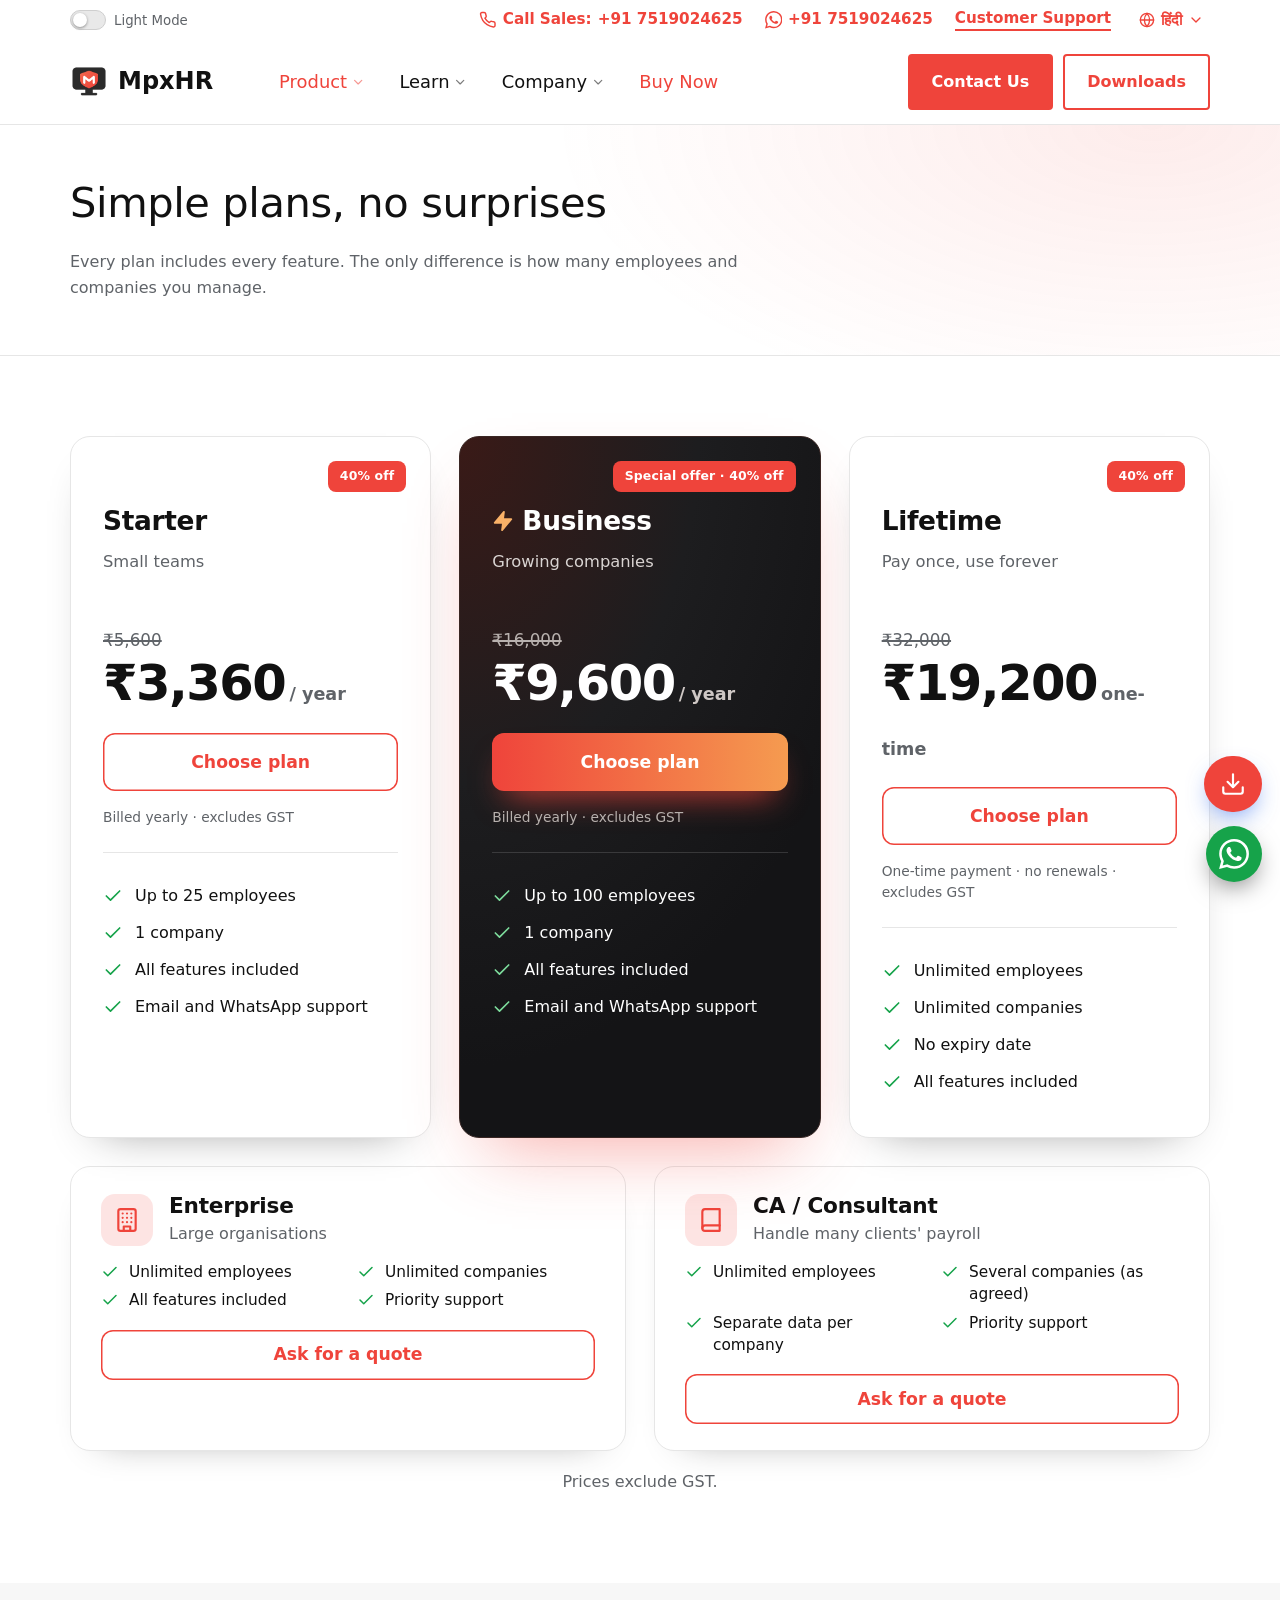
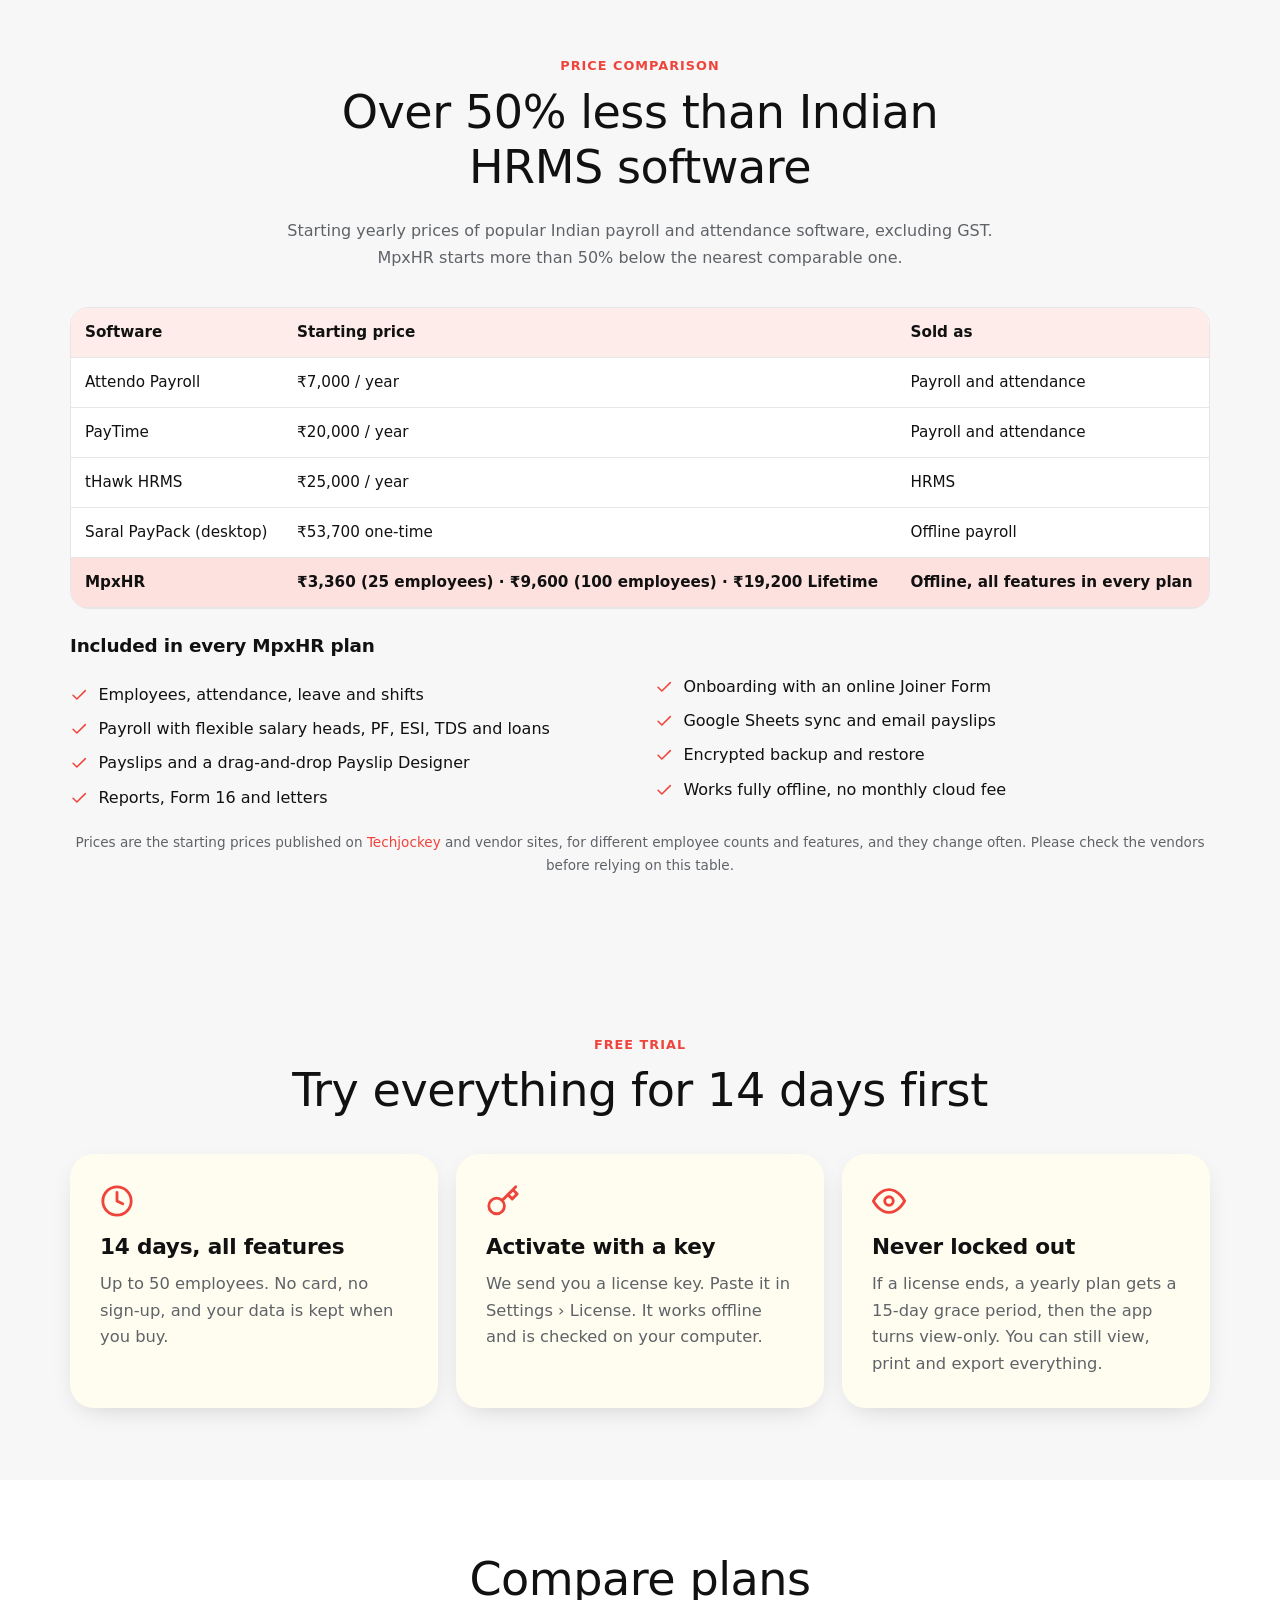
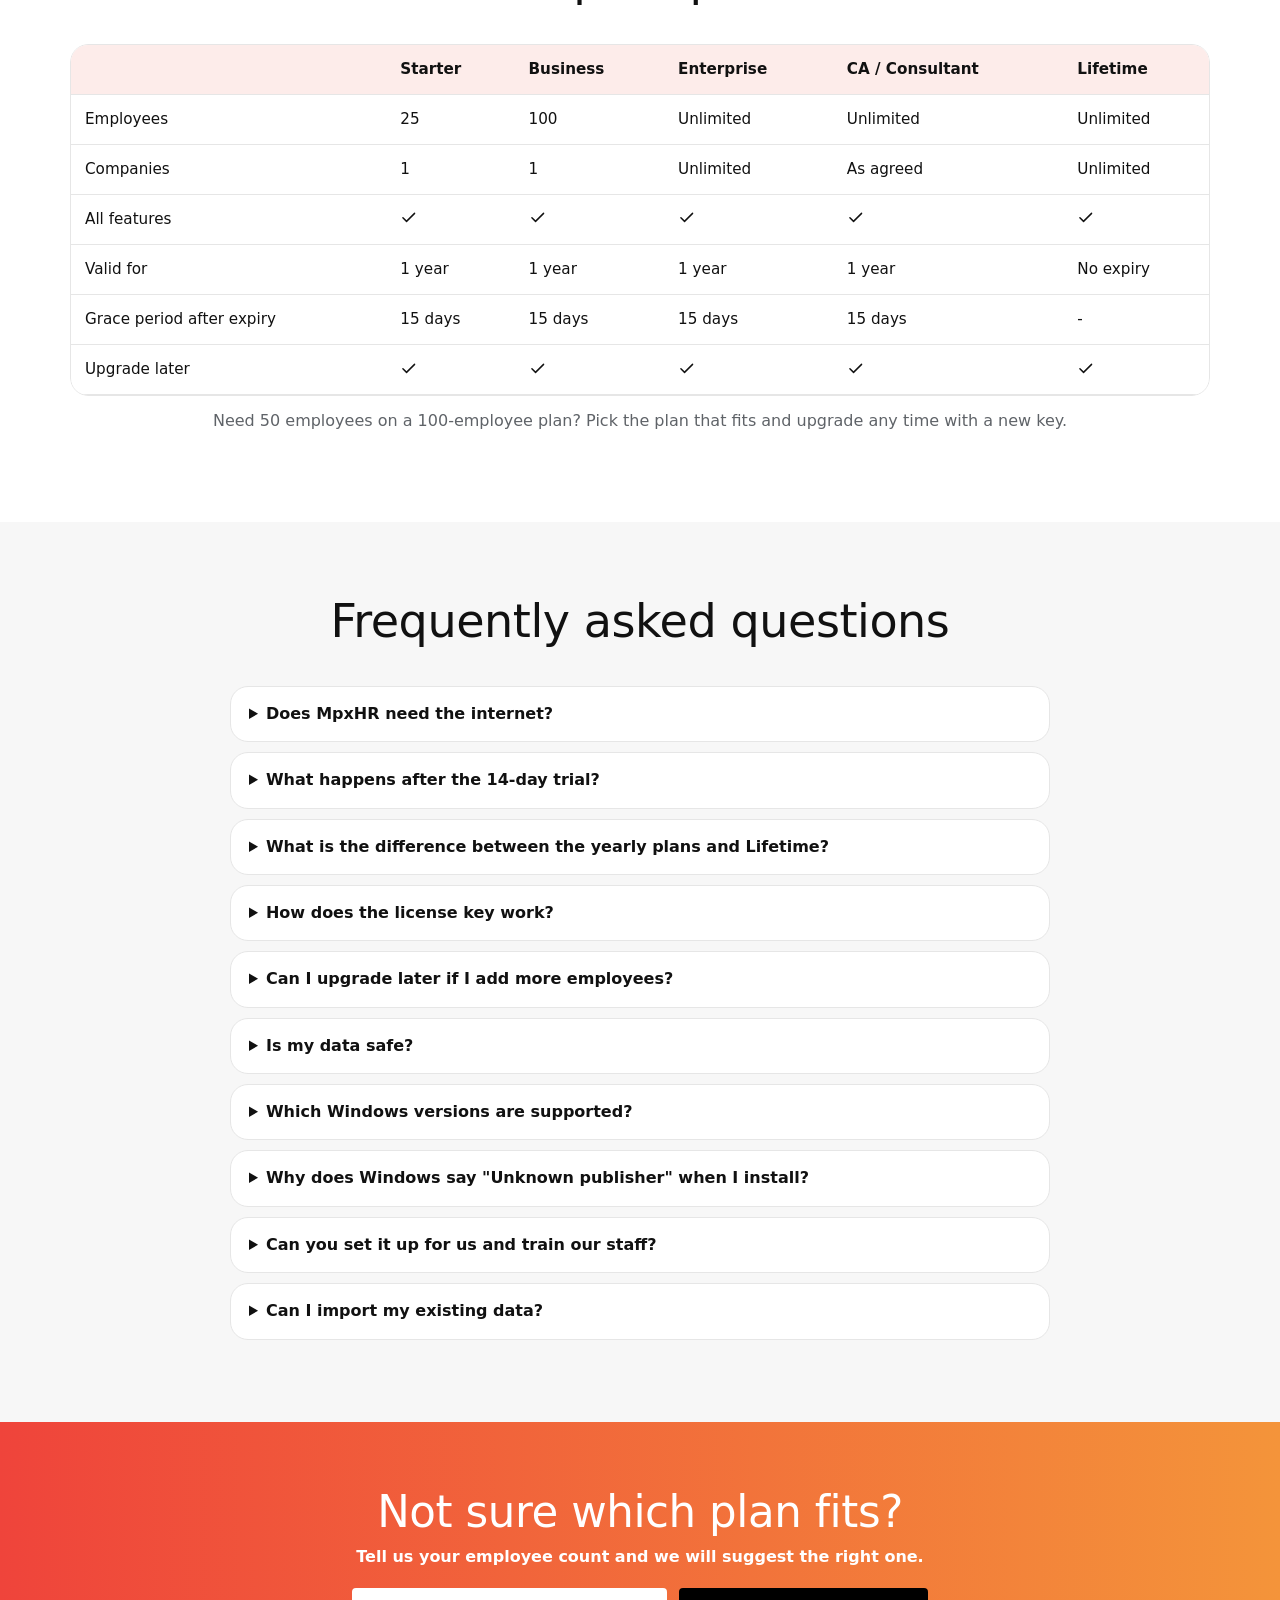
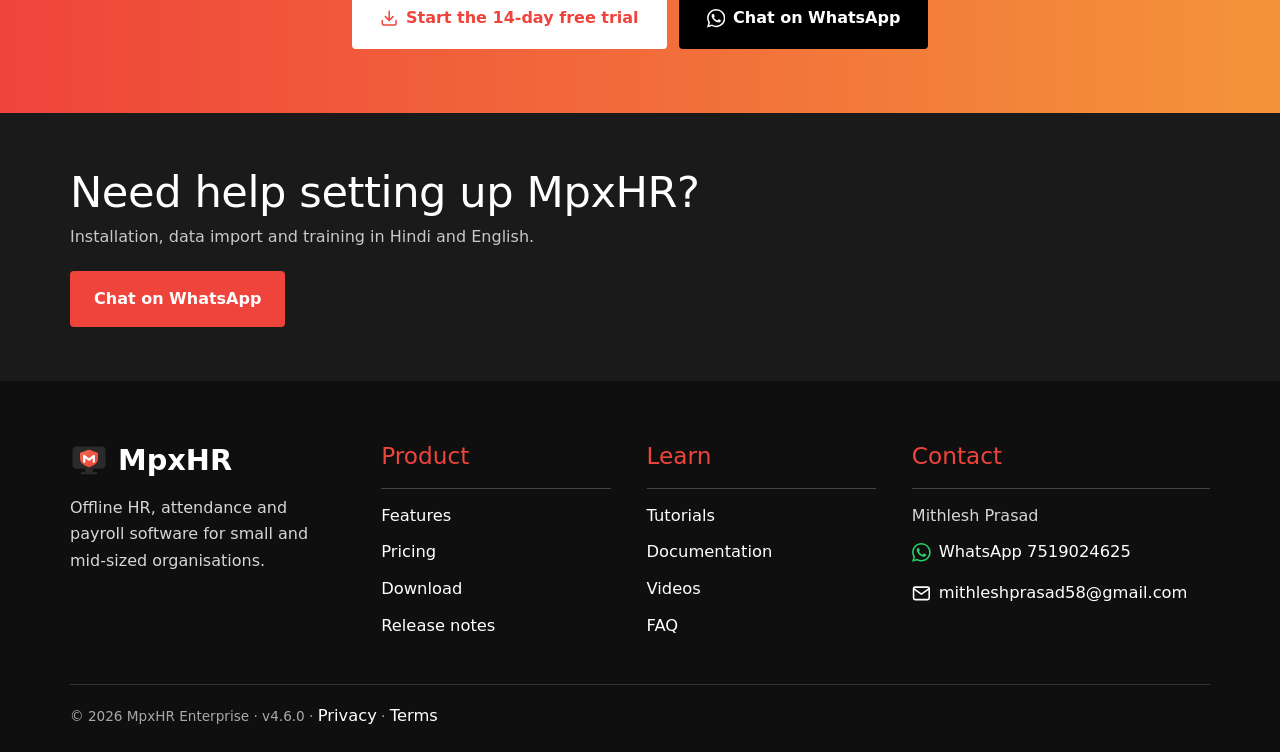
<file: pricing.html>
<!doctype html>
<html lang="en"><head>
<meta charset="utf-8"><meta name="viewport" content="width=device-width,initial-scale=1">
<title>Pricing | MpxHR</title>
<meta name="description" content="MpxHR plans: Starter, Business, Enterprise, CA / Consultant and a one-time Lifetime plan. Every plan includes all features. 14-day free trial.">

<meta property="og:type" content="website"><meta property="og:title" content="Pricing | MpxHR"><meta property="og:description" content="MpxHR plans: Starter, Business, Enterprise, CA / Consultant and a one-time Lifetime plan. Every plan includes all features. 14-day free trial."><meta property="og:image" content="assets/img/og.jpg">
<meta name="twitter:card" content="summary_large_image">
<meta name="theme-color" content="#ef443b">
<link rel="icon" href="assets/img/favicon.png">
<link rel="stylesheet" href="assets/site.css">
</head><body>
<a class="skip" href="#main">Skip to content</a>
<div class="topbar"><div class="wrap"><button class="themesw" id="themesw" type="button" aria-label="Switch light / dark mode"><span class="sw"><i></i></span> <span class="swt">Light Mode</span></button><span class="sp"></span><a href="tel:+917519024625"><svg class="ic " viewBox="0 0 24 24" fill="none" stroke="currentColor" stroke-width="2" stroke-linecap="round" stroke-linejoin="round" aria-hidden="true"><path d="M22 16.92v3a2 2 0 0 1-2.18 2 19.79 19.79 0 0 1-8.63-3.07 19.5 19.5 0 0 1-6-6 19.79 19.79 0 0 1-3.07-8.67A2 2 0 0 1 4.11 2h3a2 2 0 0 1 2 1.72c.127.96.361 1.903.7 2.81a2 2 0 0 1-.45 2.11L8.09 9.91a16 16 0 0 0 6 6l1.27-1.27a2 2 0 0 1 2.11-.45c.907.339 1.85.573 2.81.7A2 2 0 0 1 22 16.92z"/></svg> <b>Call Sales:</b> +91 7519024625</a><a href="https://wa.me/917519024625?text=Hello%2C%20I%20would%20like%20to%20know%20more%20about%20MpxHR." target="_blank" rel="noopener"><svg class="ic ic-fill " viewBox="0 0 24 24" fill="currentColor" aria-hidden="true"><path d="M17.472 14.382c-.297-.149-1.758-.867-2.03-.967-.273-.099-.471-.148-.67.15-.197.297-.767.966-.94 1.164-.173.199-.347.223-.644.075-.297-.15-1.255-.463-2.39-1.475-.883-.788-1.48-1.761-1.653-2.059-.173-.297-.018-.458.13-.606.134-.133.298-.347.446-.52.149-.174.198-.298.298-.497.099-.198.05-.371-.025-.52-.075-.149-.669-1.612-.916-2.207-.242-.579-.487-.5-.669-.51-.173-.008-.371-.01-.57-.01-.198 0-.52.074-.792.372-.272.297-1.04 1.016-1.04 2.479 0 1.462 1.065 2.875 1.213 3.074.149.198 2.096 3.2 5.077 4.487.709.306 1.262.489 1.694.625.712.227 1.36.195 1.871.118.571-.085 1.758-.719 2.006-1.413.248-.694.248-1.289.173-1.413-.074-.124-.272-.198-.57-.347m-5.421 7.403h-.004a9.87 9.87 0 01-5.031-1.378l-.361-.214-3.741.982.998-3.648-.235-.374a9.86 9.86 0 01-1.51-5.26c.001-5.45 4.436-9.884 9.888-9.884 2.64 0 5.122 1.03 6.988 2.898a9.825 9.825 0 012.893 6.994c-.003 5.45-4.437 9.884-9.885 9.884m8.413-18.297A11.815 11.815 0 0012.05 0C5.495 0 .16 5.335.157 11.892c0 2.096.547 4.142 1.588 5.945L.057 24l6.305-1.654a11.882 11.882 0 005.683 1.448h.005c6.554 0 11.89-5.335 11.893-11.893a11.821 11.821 0 00-3.48-8.413Z"/></svg> +91 7519024625</a><a href="contact.html" class="tb-link">Customer Support</a><button class="lang" id="langbtn" aria-label="Language"><svg class="ic " viewBox="0 0 24 24" fill="none" stroke="currentColor" stroke-width="2" stroke-linecap="round" stroke-linejoin="round" aria-hidden="true"><circle cx="12" cy="12" r="10"/><path d="M2 12h20M12 2a15.3 15.3 0 0 1 4 10 15.3 15.3 0 0 1-4 10 15.3 15.3 0 0 1-4-10 15.3 15.3 0 0 1 4-10z"/></svg> <span id="langtxt">हिंदी</span> <svg class="ic " viewBox="0 0 24 24" fill="none" stroke="currentColor" stroke-width="2" stroke-linecap="round" stroke-linejoin="round" aria-hidden="true"><path d="M6 9l6 6 6-6"/></svg></button></div></div>
<header class="hdr"><div class="wrap">
<a class="brand" href="index.html"><img src="assets/img/logo.png" alt="" width="32" height="32">MpxHR</a>
<button class="burger" aria-label="Menu" aria-expanded="false"><svg class="ic " viewBox="0 0 24 24" fill="none" stroke="currentColor" stroke-width="2" stroke-linecap="round" stroke-linejoin="round" aria-hidden="true"><path d="M3 12h18M3 6h18M3 18h18"/></svg></button>
<nav class="nav"><div class="dd on"><a href="features.html" class="dd-t" aria-haspopup="true"><span data-i18n="nav.product">Product</span> <svg class="ic " viewBox="0 0 24 24" fill="none" stroke="currentColor" stroke-width="2" stroke-linecap="round" stroke-linejoin="round" aria-hidden="true"><path d="M6 9l6 6 6-6"/></svg></a><div class="dd-m"><a href="features.html" class=""><span data-i18n="nav.features">Features</span></a><a href="pricing.html" class="on"><span data-i18n="nav.pricing">Pricing</span></a><a href="download.html" class=""><span data-i18n="nav.download">Download</span></a><a href="releases.html" class=""><span data-i18n="nav.releases">Release notes</span></a></div></div><div class="dd "><a href="tutorials.html" class="dd-t" aria-haspopup="true"><span data-i18n="nav.learn">Learn</span> <svg class="ic " viewBox="0 0 24 24" fill="none" stroke="currentColor" stroke-width="2" stroke-linecap="round" stroke-linejoin="round" aria-hidden="true"><path d="M6 9l6 6 6-6"/></svg></a><div class="dd-m"><a href="tutorials.html" class=""><span data-i18n="nav.tutorials">Tutorials</span></a><a href="docs.html" class=""><span data-i18n="nav.docs">Documentation</span></a><a href="videos.html" class=""><span data-i18n="nav.videos">Videos</span></a></div></div><div class="dd "><a href="contact.html" class="dd-t" aria-haspopup="true"><span data-i18n="nav.company">Company</span> <svg class="ic " viewBox="0 0 24 24" fill="none" stroke="currentColor" stroke-width="2" stroke-linecap="round" stroke-linejoin="round" aria-hidden="true"><path d="M6 9l6 6 6-6"/></svg></a><div class="dd-m"><a href="contact.html" class=""><span data-i18n="nav.contact">Contact</span></a></div></div><a href="pricing.html" class="buy on"><span data-i18n="nav.buy">Buy Now</span></a></nav>
<div class="tools"><a class="btn sq" href="contact.html">Contact Us</a><a class="btn sq outl" href="download.html">Downloads</a></div>
</div></header>
<main id="main"><section class="page-hero"><div class="wrap"><h1 data-i18n="pricing.h">Simple plans, no surprises</h1><p data-i18n="pricing.p">Every plan includes every feature. The only difference is how many employees and companies you manage.</p></div></section><section class="s"><div class="wrap">
<div class="plans3"><article class="pc "><span class="pc-off">40% off</span>
<h3 class="pc-name"><span data-i18n="plan.starter.n">Starter</span></h3>
<p class="pc-desc" data-i18n="plan.starter.f">Small teams</p>
<div class="pc-was"><s>₹5,600</s></div>
<div class="pc-price">₹3,360<small>/ year</small></div>
<a class="pc-btn" href="https://wa.me/917519024625?text=Hello%2C%20I%20am%20interested%20in%20the%20MpxHR%20Starter%20plan." target="_blank" rel="noopener"><span data-i18n="pricing.choose">Choose plan</span></a>
<p class="pc-note" data-i18n="pricing.billed">Billed yearly · excludes GST</p>
<hr><ul><li><svg class="ic " viewBox="0 0 24 24" fill="none" stroke="currentColor" stroke-width="2" stroke-linecap="round" stroke-linejoin="round" aria-hidden="true"><path d="M20 6L9 17l-5-5"/></svg><span data-i18n="plan.starter.l0">Up to 25 employees</span></li><li><svg class="ic " viewBox="0 0 24 24" fill="none" stroke="currentColor" stroke-width="2" stroke-linecap="round" stroke-linejoin="round" aria-hidden="true"><path d="M20 6L9 17l-5-5"/></svg><span data-i18n="plan.starter.l1">1 company</span></li><li><svg class="ic " viewBox="0 0 24 24" fill="none" stroke="currentColor" stroke-width="2" stroke-linecap="round" stroke-linejoin="round" aria-hidden="true"><path d="M20 6L9 17l-5-5"/></svg><span data-i18n="plan.starter.l2">All features included</span></li><li><svg class="ic " viewBox="0 0 24 24" fill="none" stroke="currentColor" stroke-width="2" stroke-linecap="round" stroke-linejoin="round" aria-hidden="true"><path d="M20 6L9 17l-5-5"/></svg><span data-i18n="plan.starter.l3">Email and WhatsApp support</span></li></ul></article><article class="pc feat"><span class="pc-off">Special offer · 40% off</span>
<h3 class="pc-name"><svg class="ic " viewBox="0 0 24 24" fill="none" stroke="currentColor" stroke-width="2" stroke-linecap="round" stroke-linejoin="round" aria-hidden="true"><polygon points="13 2 3 14 12 14 11 22 21 10 12 10 13 2"/></svg><span data-i18n="plan.business.n">Business</span></h3>
<p class="pc-desc" data-i18n="plan.business.f">Growing companies</p>
<div class="pc-was"><s>₹16,000</s></div>
<div class="pc-price">₹9,600<small>/ year</small></div>
<a class="pc-btn" href="https://wa.me/917519024625?text=Hello%2C%20I%20am%20interested%20in%20the%20MpxHR%20Business%20plan." target="_blank" rel="noopener"><span data-i18n="pricing.choose">Choose plan</span></a>
<p class="pc-note" data-i18n="pricing.billed">Billed yearly · excludes GST</p>
<hr><ul><li><svg class="ic " viewBox="0 0 24 24" fill="none" stroke="currentColor" stroke-width="2" stroke-linecap="round" stroke-linejoin="round" aria-hidden="true"><path d="M20 6L9 17l-5-5"/></svg><span data-i18n="plan.business.l0">Up to 100 employees</span></li><li><svg class="ic " viewBox="0 0 24 24" fill="none" stroke="currentColor" stroke-width="2" stroke-linecap="round" stroke-linejoin="round" aria-hidden="true"><path d="M20 6L9 17l-5-5"/></svg><span data-i18n="plan.business.l1">1 company</span></li><li><svg class="ic " viewBox="0 0 24 24" fill="none" stroke="currentColor" stroke-width="2" stroke-linecap="round" stroke-linejoin="round" aria-hidden="true"><path d="M20 6L9 17l-5-5"/></svg><span data-i18n="plan.business.l2">All features included</span></li><li><svg class="ic " viewBox="0 0 24 24" fill="none" stroke="currentColor" stroke-width="2" stroke-linecap="round" stroke-linejoin="round" aria-hidden="true"><path d="M20 6L9 17l-5-5"/></svg><span data-i18n="plan.business.l3">Email and WhatsApp support</span></li></ul></article><article class="pc "><span class="pc-off">40% off</span>
<h3 class="pc-name"><span data-i18n="plan.lifetime.n">Lifetime</span></h3>
<p class="pc-desc" data-i18n="plan.lifetime.f">Pay once, use forever</p>
<div class="pc-was"><s>₹32,000</s></div>
<div class="pc-price">₹19,200<small>one-time</small></div>
<a class="pc-btn" href="https://wa.me/917519024625?text=Hello%2C%20I%20am%20interested%20in%20the%20MpxHR%20Lifetime%20plan." target="_blank" rel="noopener"><span data-i18n="pricing.choose">Choose plan</span></a>
<p class="pc-note" data-i18n="pricing.once">One-time payment · no renewals · excludes GST</p>
<hr><ul><li><svg class="ic " viewBox="0 0 24 24" fill="none" stroke="currentColor" stroke-width="2" stroke-linecap="round" stroke-linejoin="round" aria-hidden="true"><path d="M20 6L9 17l-5-5"/></svg><span data-i18n="plan.lifetime.l0">Unlimited employees</span></li><li><svg class="ic " viewBox="0 0 24 24" fill="none" stroke="currentColor" stroke-width="2" stroke-linecap="round" stroke-linejoin="round" aria-hidden="true"><path d="M20 6L9 17l-5-5"/></svg><span data-i18n="plan.lifetime.l1">Unlimited companies</span></li><li><svg class="ic " viewBox="0 0 24 24" fill="none" stroke="currentColor" stroke-width="2" stroke-linecap="round" stroke-linejoin="round" aria-hidden="true"><path d="M20 6L9 17l-5-5"/></svg><span data-i18n="plan.lifetime.l2">No expiry date</span></li><li><svg class="ic " viewBox="0 0 24 24" fill="none" stroke="currentColor" stroke-width="2" stroke-linecap="round" stroke-linejoin="round" aria-hidden="true"><path d="M20 6L9 17l-5-5"/></svg><span data-i18n="plan.lifetime.l3">All features included</span></li></ul></article></div>
<div class="plans-q"><article class="qc"><div class="qc-head"><div class="qc-ico"><svg class="ic " viewBox="0 0 24 24" fill="none" stroke="currentColor" stroke-width="2" stroke-linecap="round" stroke-linejoin="round" aria-hidden="true"><rect x="4" y="2" width="16" height="20" rx="2"/><path d="M9 22v-4h6v4M8 6h.01M16 6h.01M12 6h.01M8 10h.01M16 10h.01M12 10h.01M8 14h.01M16 14h.01M12 14h.01"/></svg></div><div><h3 data-i18n="plan.enterprise.n">Enterprise</h3><p data-i18n="plan.enterprise.f">Large organisations</p></div></div>
<ul><li><svg class="ic " viewBox="0 0 24 24" fill="none" stroke="currentColor" stroke-width="2" stroke-linecap="round" stroke-linejoin="round" aria-hidden="true"><path d="M20 6L9 17l-5-5"/></svg><span data-i18n="plan.enterprise.l0">Unlimited employees</span></li><li><svg class="ic " viewBox="0 0 24 24" fill="none" stroke="currentColor" stroke-width="2" stroke-linecap="round" stroke-linejoin="round" aria-hidden="true"><path d="M20 6L9 17l-5-5"/></svg><span data-i18n="plan.enterprise.l1">Unlimited companies</span></li><li><svg class="ic " viewBox="0 0 24 24" fill="none" stroke="currentColor" stroke-width="2" stroke-linecap="round" stroke-linejoin="round" aria-hidden="true"><path d="M20 6L9 17l-5-5"/></svg><span data-i18n="plan.enterprise.l2">All features included</span></li><li><svg class="ic " viewBox="0 0 24 24" fill="none" stroke="currentColor" stroke-width="2" stroke-linecap="round" stroke-linejoin="round" aria-hidden="true"><path d="M20 6L9 17l-5-5"/></svg><span data-i18n="plan.enterprise.l3">Priority support</span></li></ul>
<a class="pc-btn alt" href="https://wa.me/917519024625?text=Hello%2C%20I%20am%20interested%20in%20the%20MpxHR%20Enterprise%20plan." target="_blank" rel="noopener"><span data-i18n="pricing.quote">Ask for a quote</span></a></article><article class="qc"><div class="qc-head"><div class="qc-ico"><svg class="ic " viewBox="0 0 24 24" fill="none" stroke="currentColor" stroke-width="2" stroke-linecap="round" stroke-linejoin="round" aria-hidden="true"><path d="M4 19.5A2.5 2.5 0 0 1 6.5 17H20"/><path d="M6.5 2H20v20H6.5A2.5 2.5 0 0 1 4 19.5v-15A2.5 2.5 0 0 1 6.5 2z"/></svg></div><div><h3 data-i18n="plan.ca.n">CA / Consultant</h3><p data-i18n="plan.ca.f">Handle many clients' payroll</p></div></div>
<ul><li><svg class="ic " viewBox="0 0 24 24" fill="none" stroke="currentColor" stroke-width="2" stroke-linecap="round" stroke-linejoin="round" aria-hidden="true"><path d="M20 6L9 17l-5-5"/></svg><span data-i18n="plan.ca.l0">Unlimited employees</span></li><li><svg class="ic " viewBox="0 0 24 24" fill="none" stroke="currentColor" stroke-width="2" stroke-linecap="round" stroke-linejoin="round" aria-hidden="true"><path d="M20 6L9 17l-5-5"/></svg><span data-i18n="plan.ca.l1">Several companies (as agreed)</span></li><li><svg class="ic " viewBox="0 0 24 24" fill="none" stroke="currentColor" stroke-width="2" stroke-linecap="round" stroke-linejoin="round" aria-hidden="true"><path d="M20 6L9 17l-5-5"/></svg><span data-i18n="plan.ca.l2">Separate data per company</span></li><li><svg class="ic " viewBox="0 0 24 24" fill="none" stroke="currentColor" stroke-width="2" stroke-linecap="round" stroke-linejoin="round" aria-hidden="true"><path d="M20 6L9 17l-5-5"/></svg><span data-i18n="plan.ca.l3">Priority support</span></li></ul>
<a class="pc-btn alt" href="https://wa.me/917519024625?text=Hello%2C%20I%20am%20interested%20in%20the%20MpxHR%20CA%20%2F%20Consultant%20plan." target="_blank" rel="noopener"><span data-i18n="pricing.quote">Ask for a quote</span></a></article></div>
<p class="center muted" style="margin-top:18px">Prices exclude GST.</p>
</div></section>
<section class="s alt"><div class="wrap"><div class="sec-head"><div class="eyebrow">Price comparison</div><h2>Over 50% less than Indian HRMS software</h2><p class="muted">Starting yearly prices of popular Indian payroll and attendance software, excluding GST. MpxHR starts more than 50% below the nearest comparable one.</p></div>
<div class="tablewrap"><table class="cmp"><tr><th>Software</th><th>Starting price</th><th>Sold as</th></tr>
<tr><td>Attendo Payroll</td><td>₹7,000 / year</td><td>Payroll and attendance</td></tr>
<tr><td>PayTime</td><td>₹20,000 / year</td><td>Payroll and attendance</td></tr>
<tr><td>tHawk HRMS</td><td>₹25,000 / year</td><td>HRMS</td></tr>
<tr><td>Saral PayPack (desktop)</td><td>₹53,700 one-time</td><td>Offline payroll</td></tr>
<tr style="background:rgba(239,68,59,.16);font-weight:800"><td>MpxHR</td><td>₹3,360 (25 employees) &middot; ₹9,600 (100 employees) &middot; ₹19,200 Lifetime</td><td>Offline, all features in every plan</td></tr></table></div>
<h3 style="margin:26px 0 10px">Included in every MpxHR plan</h3>
<ul class="ticks" style="columns:2;gap:30px"><li><svg class="ic " viewBox="0 0 24 24" fill="none" stroke="currentColor" stroke-width="2" stroke-linecap="round" stroke-linejoin="round" aria-hidden="true"><path d="M20 6L9 17l-5-5"/></svg> Employees, attendance, leave and shifts</li><li><svg class="ic " viewBox="0 0 24 24" fill="none" stroke="currentColor" stroke-width="2" stroke-linecap="round" stroke-linejoin="round" aria-hidden="true"><path d="M20 6L9 17l-5-5"/></svg> Payroll with flexible salary heads, PF, ESI, TDS and loans</li><li><svg class="ic " viewBox="0 0 24 24" fill="none" stroke="currentColor" stroke-width="2" stroke-linecap="round" stroke-linejoin="round" aria-hidden="true"><path d="M20 6L9 17l-5-5"/></svg> Payslips and a drag-and-drop Payslip Designer</li><li><svg class="ic " viewBox="0 0 24 24" fill="none" stroke="currentColor" stroke-width="2" stroke-linecap="round" stroke-linejoin="round" aria-hidden="true"><path d="M20 6L9 17l-5-5"/></svg> Reports, Form 16 and letters</li><li><svg class="ic " viewBox="0 0 24 24" fill="none" stroke="currentColor" stroke-width="2" stroke-linecap="round" stroke-linejoin="round" aria-hidden="true"><path d="M20 6L9 17l-5-5"/></svg> Onboarding with an online Joiner Form</li><li><svg class="ic " viewBox="0 0 24 24" fill="none" stroke="currentColor" stroke-width="2" stroke-linecap="round" stroke-linejoin="round" aria-hidden="true"><path d="M20 6L9 17l-5-5"/></svg> Google Sheets sync and email payslips</li><li><svg class="ic " viewBox="0 0 24 24" fill="none" stroke="currentColor" stroke-width="2" stroke-linecap="round" stroke-linejoin="round" aria-hidden="true"><path d="M20 6L9 17l-5-5"/></svg> Encrypted backup and restore</li><li><svg class="ic " viewBox="0 0 24 24" fill="none" stroke="currentColor" stroke-width="2" stroke-linecap="round" stroke-linejoin="round" aria-hidden="true"><path d="M20 6L9 17l-5-5"/></svg> Works fully offline, no monthly cloud fee</li></ul>
<p class="center muted" style="margin-top:14px;font-size:.85rem">Prices are the starting prices published on <a href="https://www.techjockey.com/category/payroll-management-software" target="_blank" rel="noopener">Techjockey</a> and vendor sites, for different employee counts and features, and they change often. Please check the vendors before relying on this table.</p></div></section>
<section class="s alt"><div class="wrap"><div class="sec-head"><div class="eyebrow">Free trial</div><h2>Try everything for 14 days first</h2></div>
<div class="grid3"><div class="card"><div class="ico"><svg class="ic " viewBox="0 0 24 24" fill="none" stroke="currentColor" stroke-width="2" stroke-linecap="round" stroke-linejoin="round" aria-hidden="true"><circle cx="12" cy="12" r="10"/><path d="M12 6v6l4 2"/></svg></div><h3>14 days, all features</h3><p>Up to 50 employees. No card, no sign-up, and your data is kept when you buy.</p></div>
<div class="card"><div class="ico"><svg class="ic " viewBox="0 0 24 24" fill="none" stroke="currentColor" stroke-width="2" stroke-linecap="round" stroke-linejoin="round" aria-hidden="true"><path d="M21 2l-2 2m-7.61 7.61a5.5 5.5 0 1 1-7.78 7.78 5.5 5.5 0 0 1 7.78-7.78zm0 0L15.5 7.5m0 0l3 3L22 7l-3-3m-3.5 3.5L19 4"/></svg></div><h3>Activate with a key</h3><p>We send you a license key. Paste it in Settings › License. It works offline and is checked on your computer.</p></div>
<div class="card"><div class="ico"><svg class="ic " viewBox="0 0 24 24" fill="none" stroke="currentColor" stroke-width="2" stroke-linecap="round" stroke-linejoin="round" aria-hidden="true"><path d="M1 12s4-8 11-8 11 8 11 8-4 8-11 8-11-8-11-8z"/><circle cx="12" cy="12" r="3"/></svg></div><h3>Never locked out</h3><p>If a license ends, a yearly plan gets a 15-day grace period, then the app turns view-only. You can still view, print and export everything.</p></div></div></div></section>
<section class="s"><div class="wrap"><div class="sec-head"><h2>Compare plans</h2></div><div class="tablewrap"><table class="cmp"><tr><th></th><th>Starter</th><th>Business</th><th>Enterprise</th><th>CA / Consultant</th><th>Lifetime</th></tr>
<tr><td>Employees</td><td>25</td><td>100</td><td>Unlimited</td><td>Unlimited</td><td>Unlimited</td></tr>
<tr><td>Companies</td><td>1</td><td>1</td><td>Unlimited</td><td>As agreed</td><td>Unlimited</td></tr>
<tr><td>All features</td><td><svg class="ic " viewBox="0 0 24 24" fill="none" stroke="currentColor" stroke-width="2" stroke-linecap="round" stroke-linejoin="round" aria-hidden="true"><path d="M20 6L9 17l-5-5"/></svg></td><td><svg class="ic " viewBox="0 0 24 24" fill="none" stroke="currentColor" stroke-width="2" stroke-linecap="round" stroke-linejoin="round" aria-hidden="true"><path d="M20 6L9 17l-5-5"/></svg></td><td><svg class="ic " viewBox="0 0 24 24" fill="none" stroke="currentColor" stroke-width="2" stroke-linecap="round" stroke-linejoin="round" aria-hidden="true"><path d="M20 6L9 17l-5-5"/></svg></td><td><svg class="ic " viewBox="0 0 24 24" fill="none" stroke="currentColor" stroke-width="2" stroke-linecap="round" stroke-linejoin="round" aria-hidden="true"><path d="M20 6L9 17l-5-5"/></svg></td><td><svg class="ic " viewBox="0 0 24 24" fill="none" stroke="currentColor" stroke-width="2" stroke-linecap="round" stroke-linejoin="round" aria-hidden="true"><path d="M20 6L9 17l-5-5"/></svg></td></tr>
<tr><td>Valid for</td><td>1 year</td><td>1 year</td><td>1 year</td><td>1 year</td><td>No expiry</td></tr>
<tr><td>Grace period after expiry</td><td>15 days</td><td>15 days</td><td>15 days</td><td>15 days</td><td>-</td></tr>
<tr><td>Upgrade later</td><td><svg class="ic " viewBox="0 0 24 24" fill="none" stroke="currentColor" stroke-width="2" stroke-linecap="round" stroke-linejoin="round" aria-hidden="true"><path d="M20 6L9 17l-5-5"/></svg></td><td><svg class="ic " viewBox="0 0 24 24" fill="none" stroke="currentColor" stroke-width="2" stroke-linecap="round" stroke-linejoin="round" aria-hidden="true"><path d="M20 6L9 17l-5-5"/></svg></td><td><svg class="ic " viewBox="0 0 24 24" fill="none" stroke="currentColor" stroke-width="2" stroke-linecap="round" stroke-linejoin="round" aria-hidden="true"><path d="M20 6L9 17l-5-5"/></svg></td><td><svg class="ic " viewBox="0 0 24 24" fill="none" stroke="currentColor" stroke-width="2" stroke-linecap="round" stroke-linejoin="round" aria-hidden="true"><path d="M20 6L9 17l-5-5"/></svg></td><td><svg class="ic " viewBox="0 0 24 24" fill="none" stroke="currentColor" stroke-width="2" stroke-linecap="round" stroke-linejoin="round" aria-hidden="true"><path d="M20 6L9 17l-5-5"/></svg></td></tr></table></div>
<p class="muted center" style="margin-top:12px">Need 50 employees on a 100-employee plan? Pick the plan that fits and upgrade any time with a new key.</p></div></section>
<section class="s alt" id="faq"><div class="wrap" style="max-width:860px"><div class="sec-head"><h2 data-i18n="faq.h">Frequently asked questions</h2></div><details><summary>Does MpxHR need the internet?</summary><p>No. Daily work (employees, attendance, payroll, payslips, reports) is fully offline and your data stays on your computer. The internet is used only by the optional Email and Google Sync features, and nothing is ever sent to us.</p></details><details><summary>What happens after the 14-day trial?</summary><p>You enter the license key from us and carry on with all your data intact. Without a key the app switches to view-only mode: you can still view, print and export everything, but cannot add or change records until a key is entered.</p></details><details><summary>What is the difference between the yearly plans and Lifetime?</summary><p>Yearly plans (Starter, Business, Enterprise, CA / Consultant) run until a date and are renewed with a new key. After a yearly plan ends there is a 15-day grace period. Lifetime is a one-time payment with no expiry date and no employee or company limit.</p></details><details><summary>How does the license key work?</summary><p>The key is a signed text code. You paste it in Settings › License and it is checked on your computer, with no internet needed. It is not tied to one computer, so you can move the software to a new PC and re-enter the same key.</p></details><details><summary>Can I upgrade later if I add more employees?</summary><p>Yes. Ask us and we issue a new key with the higher limit. Your data stays as it is. Renewals simply extend the date.</p></details><details><summary>Is my data safe?</summary><p>Data is stored in a database file on your computer. You can take backups at any time, restore them, protect access with roles and passwords, and use the master recovery password if an admin password is lost.</p></details><details><summary>Which Windows versions are supported?</summary><p>MpxHR runs on 64-bit Windows 10 and Windows 11.</p></details><details><summary>Why does Windows say &quot;Unknown publisher&quot; when I install?</summary><p>The installer is not yet signed with a paid code-signing certificate, so Windows shows this notice for any new software. Click &quot;More info&quot; and then &quot;Run anyway&quot;. The file is the one you received from us.</p></details><details><summary>Can you set it up for us and train our staff?</summary><p>Yes. We can help with installation, importing your employee and attendance data from Excel, and a short training session. Contact us on WhatsApp.</p></details><details><summary>Can I import my existing data?</summary><p>Yes. Employees and attendance import from Excel with a preview and validation before anything is saved. Photos, signatures and documents import from a folder, Excel or Google Drive.</p></details></div></section>
<section class="s"><div class="wrap"><div class="band"><h2 style="margin-bottom:6px">Not sure which plan fits?</h2><p>Tell us your employee count and we will suggest the right one.</p><div class="cta"><a class="btn" href="download.html"><svg class="ic " viewBox="0 0 24 24" fill="none" stroke="currentColor" stroke-width="2" stroke-linecap="round" stroke-linejoin="round" aria-hidden="true"><path d="M21 15v4a2 2 0 0 1-2 2H5a2 2 0 0 1-2-2v-4M7 10l5 5 5-5M12 15V3"/></svg> <span data-i18n="cta.trial">Start the 14-day free trial</span></a><a class="btn wa" href="https://wa.me/917519024625?text=Hello%2C%20I%20would%20like%20to%20know%20more%20about%20MpxHR." target="_blank" rel="noopener"><svg class="ic ic-fill " viewBox="0 0 24 24" fill="currentColor" aria-hidden="true"><path d="M17.472 14.382c-.297-.149-1.758-.867-2.03-.967-.273-.099-.471-.148-.67.15-.197.297-.767.966-.94 1.164-.173.199-.347.223-.644.075-.297-.15-1.255-.463-2.39-1.475-.883-.788-1.48-1.761-1.653-2.059-.173-.297-.018-.458.13-.606.134-.133.298-.347.446-.52.149-.174.198-.298.298-.497.099-.198.05-.371-.025-.52-.075-.149-.669-1.612-.916-2.207-.242-.579-.487-.5-.669-.51-.173-.008-.371-.01-.57-.01-.198 0-.52.074-.792.372-.272.297-1.04 1.016-1.04 2.479 0 1.462 1.065 2.875 1.213 3.074.149.198 2.096 3.2 5.077 4.487.709.306 1.262.489 1.694.625.712.227 1.36.195 1.871.118.571-.085 1.758-.719 2.006-1.413.248-.694.248-1.289.173-1.413-.074-.124-.272-.198-.57-.347m-5.421 7.403h-.004a9.87 9.87 0 01-5.031-1.378l-.361-.214-3.741.982.998-3.648-.235-.374a9.86 9.86 0 01-1.51-5.26c.001-5.45 4.436-9.884 9.888-9.884 2.64 0 5.122 1.03 6.988 2.898a9.825 9.825 0 012.893 6.994c-.003 5.45-4.437 9.884-9.885 9.884m8.413-18.297A11.815 11.815 0 0012.05 0C5.495 0 .16 5.335.157 11.892c0 2.096.547 4.142 1.588 5.945L.057 24l6.305-1.654a11.882 11.882 0 005.683 1.448h.005c6.554 0 11.89-5.335 11.893-11.893a11.821 11.821 0 00-3.48-8.413Z"/></svg> <span data-i18n="cta.wa">Chat on WhatsApp</span></a></div></div></div></section></main>
<section class="newsbar"><div class="wrap"><h2>Need help setting up MpxHR?</h2><p>Installation, data import and training in Hindi and English.</p><a class="btn sq" href="https://wa.me/917519024625?text=Hello%2C%20I%20would%20like%20to%20know%20more%20about%20MpxHR." target="_blank" rel="noopener">Chat on WhatsApp</a></div></section>
<footer class="ftr"><div class="wrap">
<div class="cols">
<div><div class="brand" style="color:#fff"><img src="assets/img/logo.png" alt="" width="32" height="32">MpxHR</div><p style="margin-top:10px"><span data-i18n="footer.about">Offline HR, attendance and payroll software for small and mid-sized organisations.</span></p></div>
<div><h4>Product</h4><ul><li><a href="features.html">Features</a></li><li><a href="pricing.html">Pricing</a></li><li><a href="download.html">Download</a></li><li><a href="releases.html">Release notes</a></li></ul></div>
<div><h4>Learn</h4><ul><li><a href="tutorials.html">Tutorials</a></li><li><a href="docs.html">Documentation</a></li><li><a href="videos.html">Videos</a></li><li><a href="pricing.html#faq">FAQ</a></li></ul></div>
<div><h4>Contact</h4><ul><li>Mithlesh Prasad</li><li class="ci"><a href="https://wa.me/917519024625?text=Hello%2C%20I%20would%20like%20to%20know%20more%20about%20MpxHR." target="_blank" rel="noopener"><svg class="ic ic-fill " viewBox="0 0 24 24" fill="currentColor" aria-hidden="true"><path d="M17.472 14.382c-.297-.149-1.758-.867-2.03-.967-.273-.099-.471-.148-.67.15-.197.297-.767.966-.94 1.164-.173.199-.347.223-.644.075-.297-.15-1.255-.463-2.39-1.475-.883-.788-1.48-1.761-1.653-2.059-.173-.297-.018-.458.13-.606.134-.133.298-.347.446-.52.149-.174.198-.298.298-.497.099-.198.05-.371-.025-.52-.075-.149-.669-1.612-.916-2.207-.242-.579-.487-.5-.669-.51-.173-.008-.371-.01-.57-.01-.198 0-.52.074-.792.372-.272.297-1.04 1.016-1.04 2.479 0 1.462 1.065 2.875 1.213 3.074.149.198 2.096 3.2 5.077 4.487.709.306 1.262.489 1.694.625.712.227 1.36.195 1.871.118.571-.085 1.758-.719 2.006-1.413.248-.694.248-1.289.173-1.413-.074-.124-.272-.198-.57-.347m-5.421 7.403h-.004a9.87 9.87 0 01-5.031-1.378l-.361-.214-3.741.982.998-3.648-.235-.374a9.86 9.86 0 01-1.51-5.26c.001-5.45 4.436-9.884 9.888-9.884 2.64 0 5.122 1.03 6.988 2.898a9.825 9.825 0 012.893 6.994c-.003 5.45-4.437 9.884-9.885 9.884m8.413-18.297A11.815 11.815 0 0012.05 0C5.495 0 .16 5.335.157 11.892c0 2.096.547 4.142 1.588 5.945L.057 24l6.305-1.654a11.882 11.882 0 005.683 1.448h.005c6.554 0 11.89-5.335 11.893-11.893a11.821 11.821 0 00-3.48-8.413Z"/></svg> WhatsApp 7519024625</a></li><li class="ci"><a href="mailto:mithleshprasad58@gmail.com"><svg class="ic " viewBox="0 0 24 24" fill="none" stroke="currentColor" stroke-width="2" stroke-linecap="round" stroke-linejoin="round" aria-hidden="true"><path d="M4 4h16a2 2 0 0 1 2 2v12a2 2 0 0 1-2 2H4a2 2 0 0 1-2-2V6a2 2 0 0 1 2-2z"/><path d="M22 6l-10 7L2 6"/></svg> mithleshprasad58@gmail.com</a></li></ul></div>
</div>
<div class="copy">&copy; 2026 MpxHR Enterprise &middot; v4.6.0 &middot; <a href="privacy.html">Privacy</a> &middot; <a href="terms.html">Terms</a></div>
</div></footer>
<a class="dl-float" href="https://github.com/mithleshprasad/MpxHR-Enterprise/releases/download/v4.6.0/MpxHR.Enterprise.Setup.4.6.0.exe" download aria-label="Download MpxHR for Windows" title="Download for Windows"><svg class="ic " viewBox="0 0 24 24" fill="none" stroke="currentColor" stroke-width="2" stroke-linecap="round" stroke-linejoin="round" aria-hidden="true"><path d="M21 15v4a2 2 0 0 1-2 2H5a2 2 0 0 1-2-2v-4M7 10l5 5 5-5M12 15V3"/></svg><span>Download</span></a>
<a class="wa-float" href="https://wa.me/917519024625?text=Hello%2C%20I%20would%20like%20to%20know%20more%20about%20MpxHR." aria-label="Chat on WhatsApp" target="_blank" rel="noopener"><svg class="ic ic-fill " viewBox="0 0 24 24" fill="currentColor" aria-hidden="true"><path d="M17.472 14.382c-.297-.149-1.758-.867-2.03-.967-.273-.099-.471-.148-.67.15-.197.297-.767.966-.94 1.164-.173.199-.347.223-.644.075-.297-.15-1.255-.463-2.39-1.475-.883-.788-1.48-1.761-1.653-2.059-.173-.297-.018-.458.13-.606.134-.133.298-.347.446-.52.149-.174.198-.298.298-.497.099-.198.05-.371-.025-.52-.075-.149-.669-1.612-.916-2.207-.242-.579-.487-.5-.669-.51-.173-.008-.371-.01-.57-.01-.198 0-.52.074-.792.372-.272.297-1.04 1.016-1.04 2.479 0 1.462 1.065 2.875 1.213 3.074.149.198 2.096 3.2 5.077 4.487.709.306 1.262.489 1.694.625.712.227 1.36.195 1.871.118.571-.085 1.758-.719 2.006-1.413.248-.694.248-1.289.173-1.413-.074-.124-.272-.198-.57-.347m-5.421 7.403h-.004a9.87 9.87 0 01-5.031-1.378l-.361-.214-3.741.982.998-3.648-.235-.374a9.86 9.86 0 01-1.51-5.26c.001-5.45 4.436-9.884 9.888-9.884 2.64 0 5.122 1.03 6.988 2.898a9.825 9.825 0 012.893 6.994c-.003 5.45-4.437 9.884-9.885 9.884m8.413-18.297A11.815 11.815 0 0012.05 0C5.495 0 .16 5.335.157 11.892c0 2.096.547 4.142 1.588 5.945L.057 24l6.305-1.654a11.882 11.882 0 005.683 1.448h.005c6.554 0 11.89-5.335 11.893-11.893a11.821 11.821 0 00-3.48-8.413Z"/></svg></a>
<script src="assets/i18n.js"></script><script src="assets/app.js"></script>
</body></html>
</file>
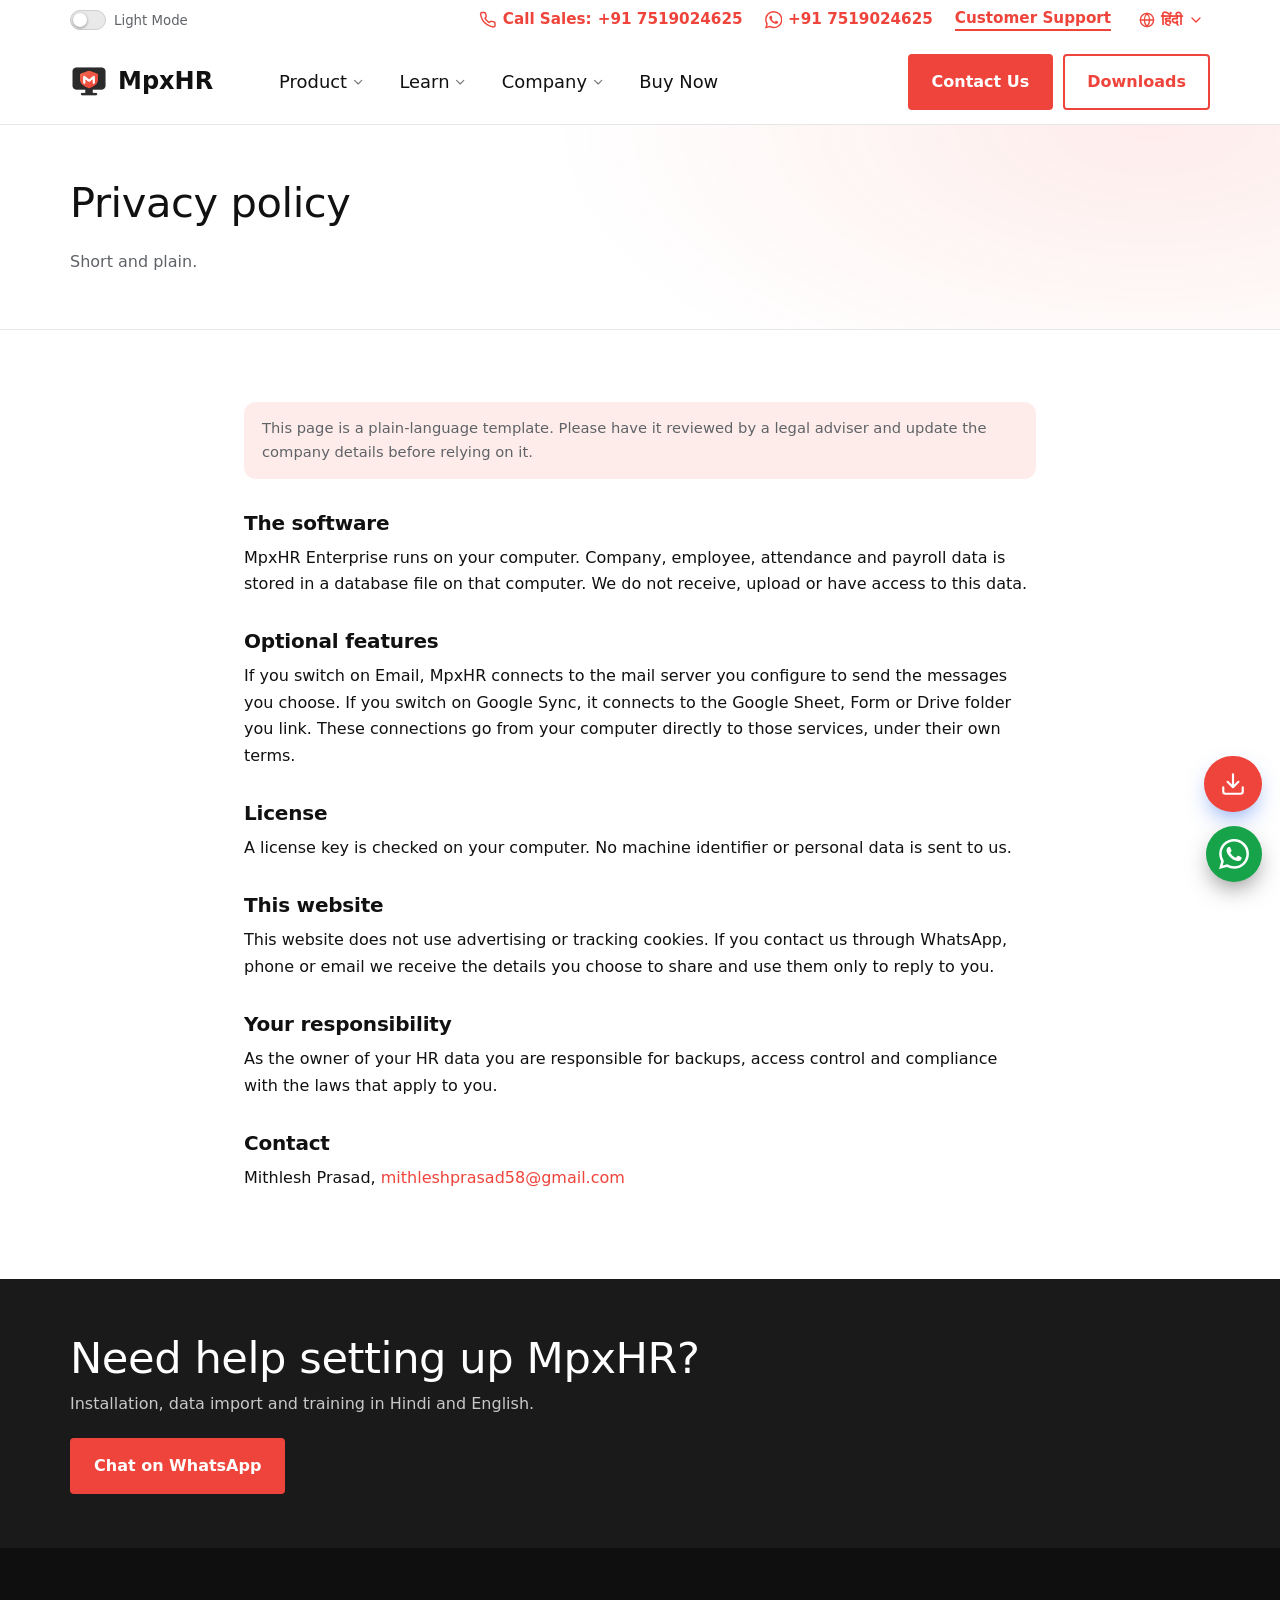
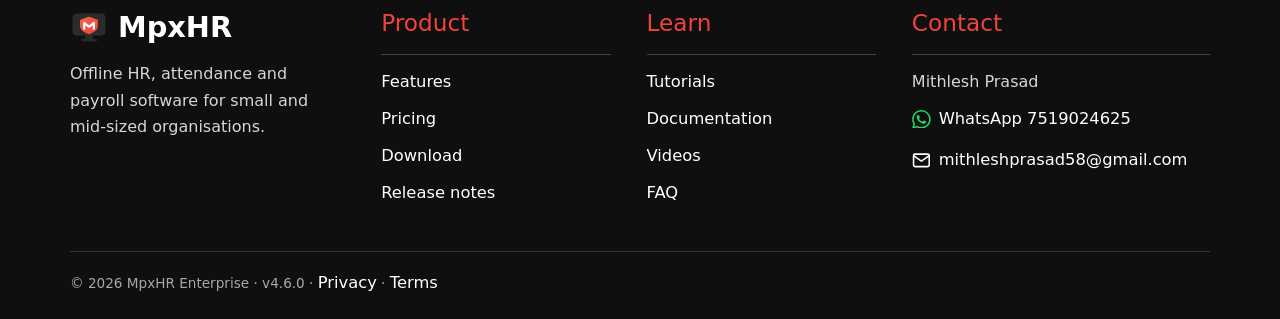
<file: privacy.html>
<!doctype html>
<html lang="en"><head>
<meta charset="utf-8"><meta name="viewport" content="width=device-width,initial-scale=1">
<title>Privacy policy | MpxHR</title>
<meta name="description" content="How MpxHR handles your data. The software is offline and does not send your HR data to us.">

<meta property="og:type" content="website"><meta property="og:title" content="Privacy policy | MpxHR"><meta property="og:description" content="How MpxHR handles your data. The software is offline and does not send your HR data to us."><meta property="og:image" content="assets/img/og.jpg">
<meta name="twitter:card" content="summary_large_image">
<meta name="theme-color" content="#ef443b">
<link rel="icon" href="assets/img/favicon.png">
<link rel="stylesheet" href="assets/site.css">
</head><body>
<a class="skip" href="#main">Skip to content</a>
<div class="topbar"><div class="wrap"><button class="themesw" id="themesw" type="button" aria-label="Switch light / dark mode"><span class="sw"><i></i></span> <span class="swt">Light Mode</span></button><span class="sp"></span><a href="tel:+917519024625"><svg class="ic " viewBox="0 0 24 24" fill="none" stroke="currentColor" stroke-width="2" stroke-linecap="round" stroke-linejoin="round" aria-hidden="true"><path d="M22 16.92v3a2 2 0 0 1-2.18 2 19.79 19.79 0 0 1-8.63-3.07 19.5 19.5 0 0 1-6-6 19.79 19.79 0 0 1-3.07-8.67A2 2 0 0 1 4.11 2h3a2 2 0 0 1 2 1.72c.127.96.361 1.903.7 2.81a2 2 0 0 1-.45 2.11L8.09 9.91a16 16 0 0 0 6 6l1.27-1.27a2 2 0 0 1 2.11-.45c.907.339 1.85.573 2.81.7A2 2 0 0 1 22 16.92z"/></svg> <b>Call Sales:</b> +91 7519024625</a><a href="https://wa.me/917519024625?text=Hello%2C%20I%20would%20like%20to%20know%20more%20about%20MpxHR." target="_blank" rel="noopener"><svg class="ic ic-fill " viewBox="0 0 24 24" fill="currentColor" aria-hidden="true"><path d="M17.472 14.382c-.297-.149-1.758-.867-2.03-.967-.273-.099-.471-.148-.67.15-.197.297-.767.966-.94 1.164-.173.199-.347.223-.644.075-.297-.15-1.255-.463-2.39-1.475-.883-.788-1.48-1.761-1.653-2.059-.173-.297-.018-.458.13-.606.134-.133.298-.347.446-.52.149-.174.198-.298.298-.497.099-.198.05-.371-.025-.52-.075-.149-.669-1.612-.916-2.207-.242-.579-.487-.5-.669-.51-.173-.008-.371-.01-.57-.01-.198 0-.52.074-.792.372-.272.297-1.04 1.016-1.04 2.479 0 1.462 1.065 2.875 1.213 3.074.149.198 2.096 3.2 5.077 4.487.709.306 1.262.489 1.694.625.712.227 1.36.195 1.871.118.571-.085 1.758-.719 2.006-1.413.248-.694.248-1.289.173-1.413-.074-.124-.272-.198-.57-.347m-5.421 7.403h-.004a9.87 9.87 0 01-5.031-1.378l-.361-.214-3.741.982.998-3.648-.235-.374a9.86 9.86 0 01-1.51-5.26c.001-5.45 4.436-9.884 9.888-9.884 2.64 0 5.122 1.03 6.988 2.898a9.825 9.825 0 012.893 6.994c-.003 5.45-4.437 9.884-9.885 9.884m8.413-18.297A11.815 11.815 0 0012.05 0C5.495 0 .16 5.335.157 11.892c0 2.096.547 4.142 1.588 5.945L.057 24l6.305-1.654a11.882 11.882 0 005.683 1.448h.005c6.554 0 11.89-5.335 11.893-11.893a11.821 11.821 0 00-3.48-8.413Z"/></svg> +91 7519024625</a><a href="contact.html" class="tb-link">Customer Support</a><button class="lang" id="langbtn" aria-label="Language"><svg class="ic " viewBox="0 0 24 24" fill="none" stroke="currentColor" stroke-width="2" stroke-linecap="round" stroke-linejoin="round" aria-hidden="true"><circle cx="12" cy="12" r="10"/><path d="M2 12h20M12 2a15.3 15.3 0 0 1 4 10 15.3 15.3 0 0 1-4 10 15.3 15.3 0 0 1-4-10 15.3 15.3 0 0 1 4-10z"/></svg> <span id="langtxt">हिंदी</span> <svg class="ic " viewBox="0 0 24 24" fill="none" stroke="currentColor" stroke-width="2" stroke-linecap="round" stroke-linejoin="round" aria-hidden="true"><path d="M6 9l6 6 6-6"/></svg></button></div></div>
<header class="hdr"><div class="wrap">
<a class="brand" href="index.html"><img src="assets/img/logo.png" alt="" width="32" height="32">MpxHR</a>
<button class="burger" aria-label="Menu" aria-expanded="false"><svg class="ic " viewBox="0 0 24 24" fill="none" stroke="currentColor" stroke-width="2" stroke-linecap="round" stroke-linejoin="round" aria-hidden="true"><path d="M3 12h18M3 6h18M3 18h18"/></svg></button>
<nav class="nav"><div class="dd "><a href="features.html" class="dd-t" aria-haspopup="true"><span data-i18n="nav.product">Product</span> <svg class="ic " viewBox="0 0 24 24" fill="none" stroke="currentColor" stroke-width="2" stroke-linecap="round" stroke-linejoin="round" aria-hidden="true"><path d="M6 9l6 6 6-6"/></svg></a><div class="dd-m"><a href="features.html" class=""><span data-i18n="nav.features">Features</span></a><a href="pricing.html" class=""><span data-i18n="nav.pricing">Pricing</span></a><a href="download.html" class=""><span data-i18n="nav.download">Download</span></a><a href="releases.html" class=""><span data-i18n="nav.releases">Release notes</span></a></div></div><div class="dd "><a href="tutorials.html" class="dd-t" aria-haspopup="true"><span data-i18n="nav.learn">Learn</span> <svg class="ic " viewBox="0 0 24 24" fill="none" stroke="currentColor" stroke-width="2" stroke-linecap="round" stroke-linejoin="round" aria-hidden="true"><path d="M6 9l6 6 6-6"/></svg></a><div class="dd-m"><a href="tutorials.html" class=""><span data-i18n="nav.tutorials">Tutorials</span></a><a href="docs.html" class=""><span data-i18n="nav.docs">Documentation</span></a><a href="videos.html" class=""><span data-i18n="nav.videos">Videos</span></a></div></div><div class="dd "><a href="contact.html" class="dd-t" aria-haspopup="true"><span data-i18n="nav.company">Company</span> <svg class="ic " viewBox="0 0 24 24" fill="none" stroke="currentColor" stroke-width="2" stroke-linecap="round" stroke-linejoin="round" aria-hidden="true"><path d="M6 9l6 6 6-6"/></svg></a><div class="dd-m"><a href="contact.html" class=""><span data-i18n="nav.contact">Contact</span></a></div></div><a href="pricing.html" class="buy "><span data-i18n="nav.buy">Buy Now</span></a></nav>
<div class="tools"><a class="btn sq" href="contact.html">Contact Us</a><a class="btn sq outl" href="download.html">Downloads</a></div>
</div></header>
<main id="main"><section class="page-hero"><div class="wrap"><h1 >Privacy policy</h1><p >Short and plain.</p></div></section><section class="s"><div class="wrap legal"><div class="note">This page is a plain-language template. Please have it reviewed by a legal adviser and update the company details before relying on it.</div>
<h2>The software</h2><p>MpxHR Enterprise runs on your computer. Company, employee, attendance and payroll data is stored in a database file on that computer. We do not receive, upload or have access to this data.</p>
<h2>Optional features</h2><p>If you switch on Email, MpxHR connects to the mail server you configure to send the messages you choose. If you switch on Google Sync, it connects to the Google Sheet, Form or Drive folder you link. These connections go from your computer directly to those services, under their own terms.</p>
<h2>License</h2><p>A license key is checked on your computer. No machine identifier or personal data is sent to us.</p>
<h2>This website</h2><p>This website does not use advertising or tracking cookies. If you contact us through WhatsApp, phone or email we receive the details you choose to share and use them only to reply to you.</p>
<h2>Your responsibility</h2><p>As the owner of your HR data you are responsible for backups, access control and compliance with the laws that apply to you.</p>
<h2>Contact</h2><p>Mithlesh Prasad, <a href="mailto:mithleshprasad58@gmail.com">mithleshprasad58@gmail.com</a></p></div></section></main>
<section class="newsbar"><div class="wrap"><h2>Need help setting up MpxHR?</h2><p>Installation, data import and training in Hindi and English.</p><a class="btn sq" href="https://wa.me/917519024625?text=Hello%2C%20I%20would%20like%20to%20know%20more%20about%20MpxHR." target="_blank" rel="noopener">Chat on WhatsApp</a></div></section>
<footer class="ftr"><div class="wrap">
<div class="cols">
<div><div class="brand" style="color:#fff"><img src="assets/img/logo.png" alt="" width="32" height="32">MpxHR</div><p style="margin-top:10px"><span data-i18n="footer.about">Offline HR, attendance and payroll software for small and mid-sized organisations.</span></p></div>
<div><h4>Product</h4><ul><li><a href="features.html">Features</a></li><li><a href="pricing.html">Pricing</a></li><li><a href="download.html">Download</a></li><li><a href="releases.html">Release notes</a></li></ul></div>
<div><h4>Learn</h4><ul><li><a href="tutorials.html">Tutorials</a></li><li><a href="docs.html">Documentation</a></li><li><a href="videos.html">Videos</a></li><li><a href="pricing.html#faq">FAQ</a></li></ul></div>
<div><h4>Contact</h4><ul><li>Mithlesh Prasad</li><li class="ci"><a href="https://wa.me/917519024625?text=Hello%2C%20I%20would%20like%20to%20know%20more%20about%20MpxHR." target="_blank" rel="noopener"><svg class="ic ic-fill " viewBox="0 0 24 24" fill="currentColor" aria-hidden="true"><path d="M17.472 14.382c-.297-.149-1.758-.867-2.03-.967-.273-.099-.471-.148-.67.15-.197.297-.767.966-.94 1.164-.173.199-.347.223-.644.075-.297-.15-1.255-.463-2.39-1.475-.883-.788-1.48-1.761-1.653-2.059-.173-.297-.018-.458.13-.606.134-.133.298-.347.446-.52.149-.174.198-.298.298-.497.099-.198.05-.371-.025-.52-.075-.149-.669-1.612-.916-2.207-.242-.579-.487-.5-.669-.51-.173-.008-.371-.01-.57-.01-.198 0-.52.074-.792.372-.272.297-1.04 1.016-1.04 2.479 0 1.462 1.065 2.875 1.213 3.074.149.198 2.096 3.2 5.077 4.487.709.306 1.262.489 1.694.625.712.227 1.36.195 1.871.118.571-.085 1.758-.719 2.006-1.413.248-.694.248-1.289.173-1.413-.074-.124-.272-.198-.57-.347m-5.421 7.403h-.004a9.87 9.87 0 01-5.031-1.378l-.361-.214-3.741.982.998-3.648-.235-.374a9.86 9.86 0 01-1.51-5.26c.001-5.45 4.436-9.884 9.888-9.884 2.64 0 5.122 1.03 6.988 2.898a9.825 9.825 0 012.893 6.994c-.003 5.45-4.437 9.884-9.885 9.884m8.413-18.297A11.815 11.815 0 0012.05 0C5.495 0 .16 5.335.157 11.892c0 2.096.547 4.142 1.588 5.945L.057 24l6.305-1.654a11.882 11.882 0 005.683 1.448h.005c6.554 0 11.89-5.335 11.893-11.893a11.821 11.821 0 00-3.48-8.413Z"/></svg> WhatsApp 7519024625</a></li><li class="ci"><a href="mailto:mithleshprasad58@gmail.com"><svg class="ic " viewBox="0 0 24 24" fill="none" stroke="currentColor" stroke-width="2" stroke-linecap="round" stroke-linejoin="round" aria-hidden="true"><path d="M4 4h16a2 2 0 0 1 2 2v12a2 2 0 0 1-2 2H4a2 2 0 0 1-2-2V6a2 2 0 0 1 2-2z"/><path d="M22 6l-10 7L2 6"/></svg> mithleshprasad58@gmail.com</a></li></ul></div>
</div>
<div class="copy">&copy; 2026 MpxHR Enterprise &middot; v4.6.0 &middot; <a href="privacy.html">Privacy</a> &middot; <a href="terms.html">Terms</a></div>
</div></footer>
<a class="dl-float" href="https://github.com/mithleshprasad/MpxHR-Enterprise/releases/download/v4.6.0/MpxHR.Enterprise.Setup.4.6.0.exe" download aria-label="Download MpxHR for Windows" title="Download for Windows"><svg class="ic " viewBox="0 0 24 24" fill="none" stroke="currentColor" stroke-width="2" stroke-linecap="round" stroke-linejoin="round" aria-hidden="true"><path d="M21 15v4a2 2 0 0 1-2 2H5a2 2 0 0 1-2-2v-4M7 10l5 5 5-5M12 15V3"/></svg><span>Download</span></a>
<a class="wa-float" href="https://wa.me/917519024625?text=Hello%2C%20I%20would%20like%20to%20know%20more%20about%20MpxHR." aria-label="Chat on WhatsApp" target="_blank" rel="noopener"><svg class="ic ic-fill " viewBox="0 0 24 24" fill="currentColor" aria-hidden="true"><path d="M17.472 14.382c-.297-.149-1.758-.867-2.03-.967-.273-.099-.471-.148-.67.15-.197.297-.767.966-.94 1.164-.173.199-.347.223-.644.075-.297-.15-1.255-.463-2.39-1.475-.883-.788-1.48-1.761-1.653-2.059-.173-.297-.018-.458.13-.606.134-.133.298-.347.446-.52.149-.174.198-.298.298-.497.099-.198.05-.371-.025-.52-.075-.149-.669-1.612-.916-2.207-.242-.579-.487-.5-.669-.51-.173-.008-.371-.01-.57-.01-.198 0-.52.074-.792.372-.272.297-1.04 1.016-1.04 2.479 0 1.462 1.065 2.875 1.213 3.074.149.198 2.096 3.2 5.077 4.487.709.306 1.262.489 1.694.625.712.227 1.36.195 1.871.118.571-.085 1.758-.719 2.006-1.413.248-.694.248-1.289.173-1.413-.074-.124-.272-.198-.57-.347m-5.421 7.403h-.004a9.87 9.87 0 01-5.031-1.378l-.361-.214-3.741.982.998-3.648-.235-.374a9.86 9.86 0 01-1.51-5.26c.001-5.45 4.436-9.884 9.888-9.884 2.64 0 5.122 1.03 6.988 2.898a9.825 9.825 0 012.893 6.994c-.003 5.45-4.437 9.884-9.885 9.884m8.413-18.297A11.815 11.815 0 0012.05 0C5.495 0 .16 5.335.157 11.892c0 2.096.547 4.142 1.588 5.945L.057 24l6.305-1.654a11.882 11.882 0 005.683 1.448h.005c6.554 0 11.89-5.335 11.893-11.893a11.821 11.821 0 00-3.48-8.413Z"/></svg></a>
<script src="assets/i18n.js"></script><script src="assets/app.js"></script>
</body></html>
</file>
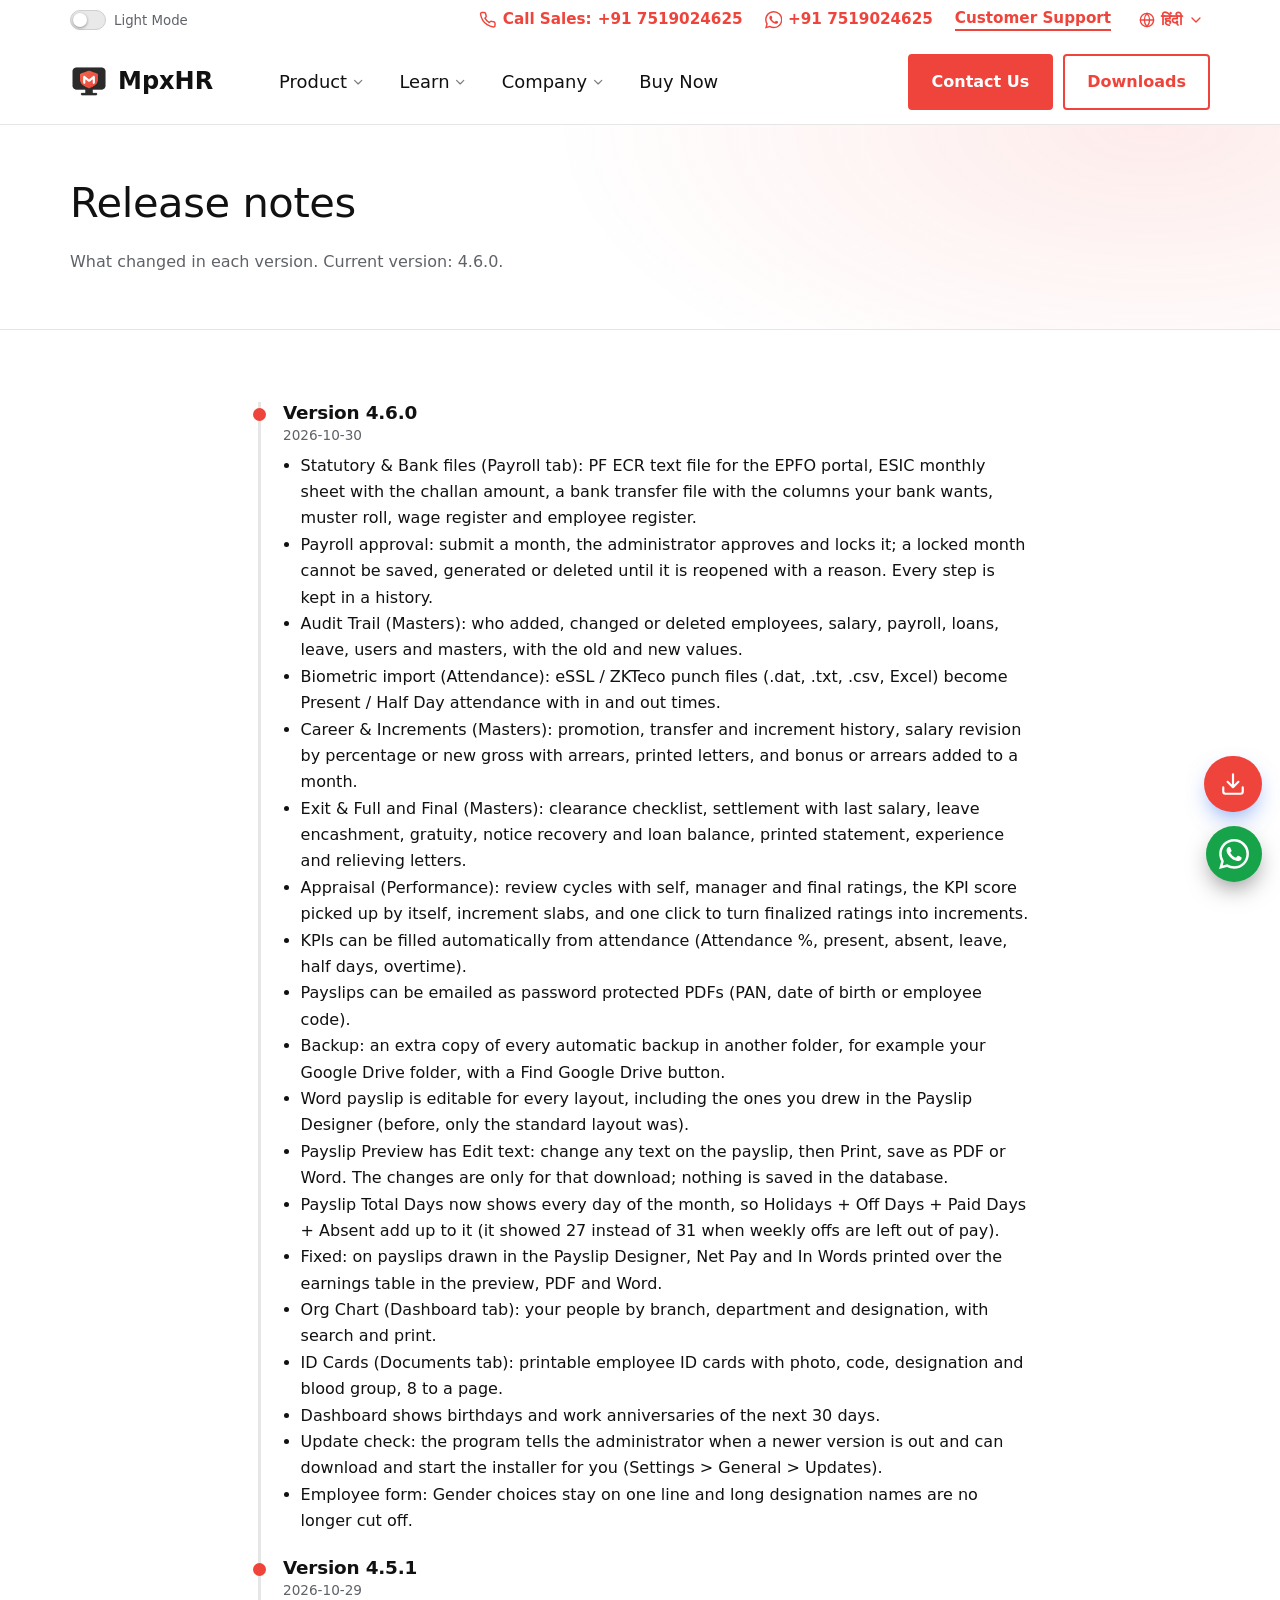
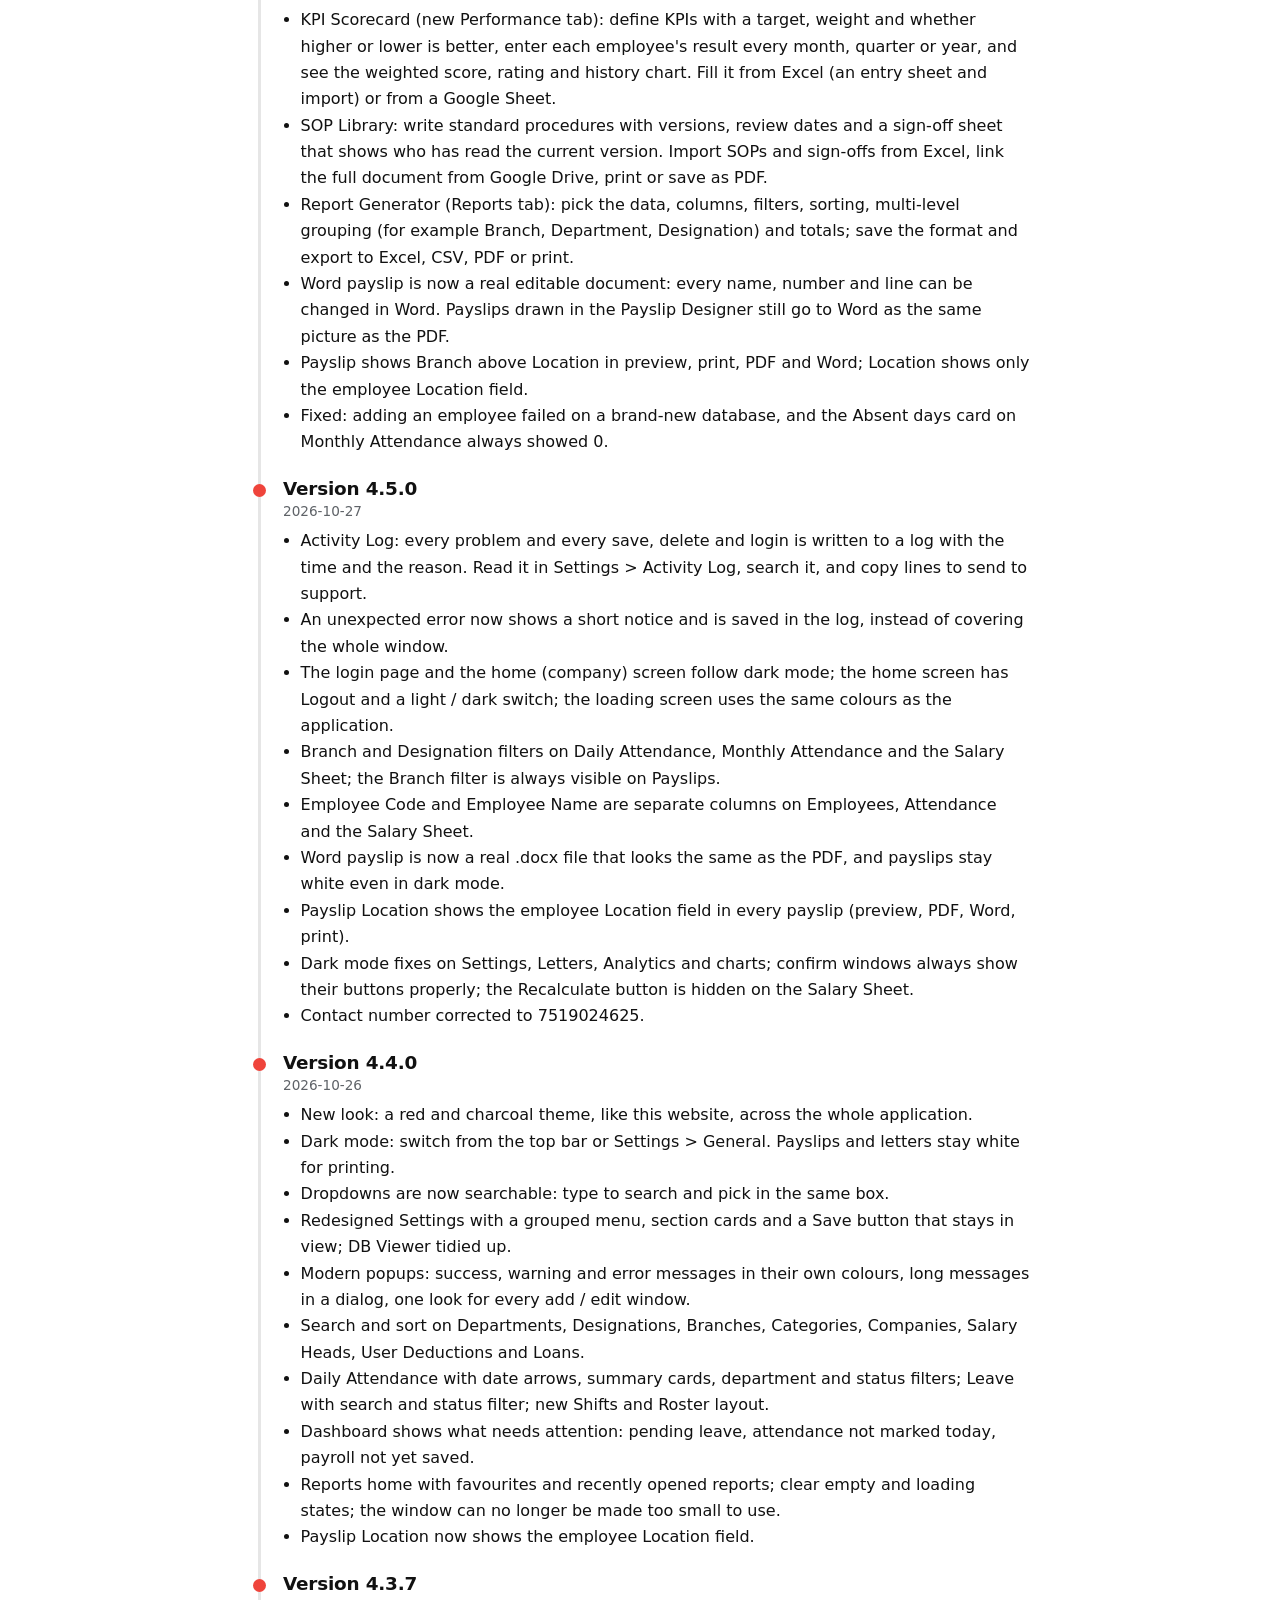
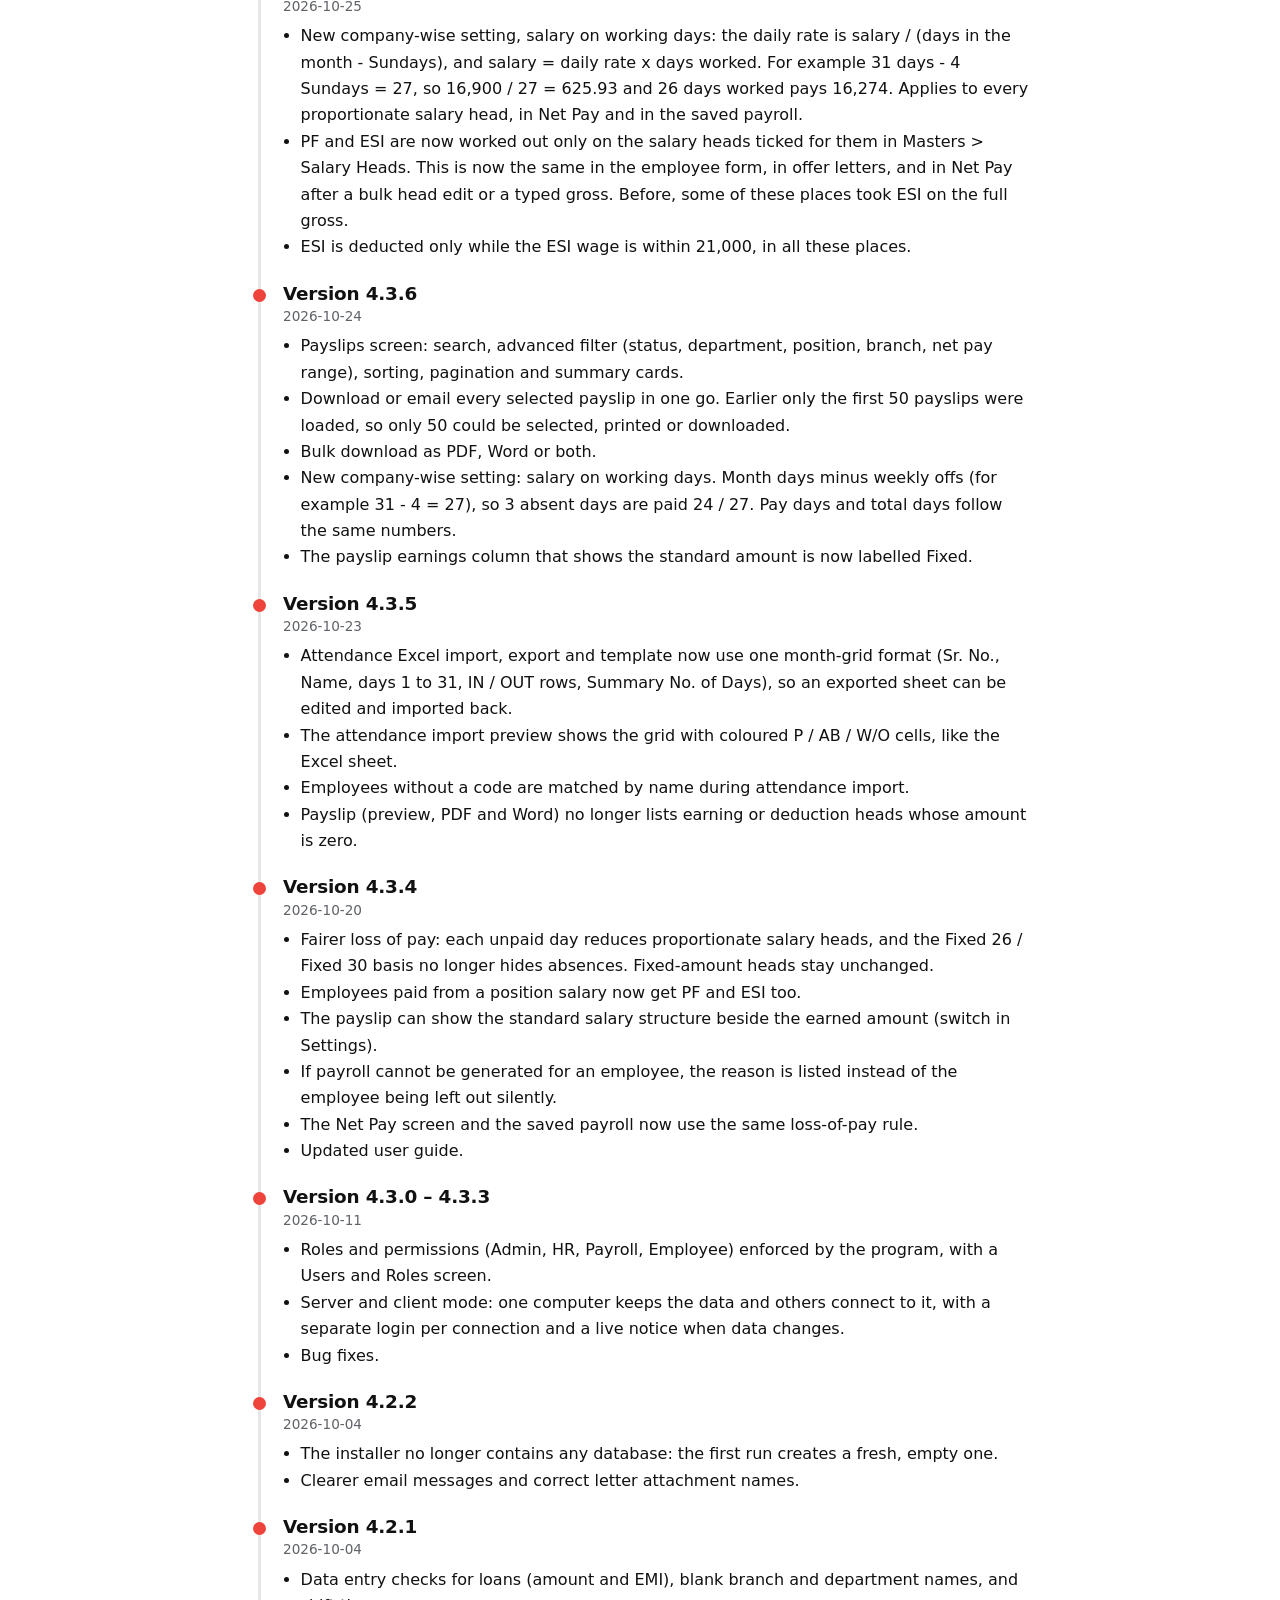
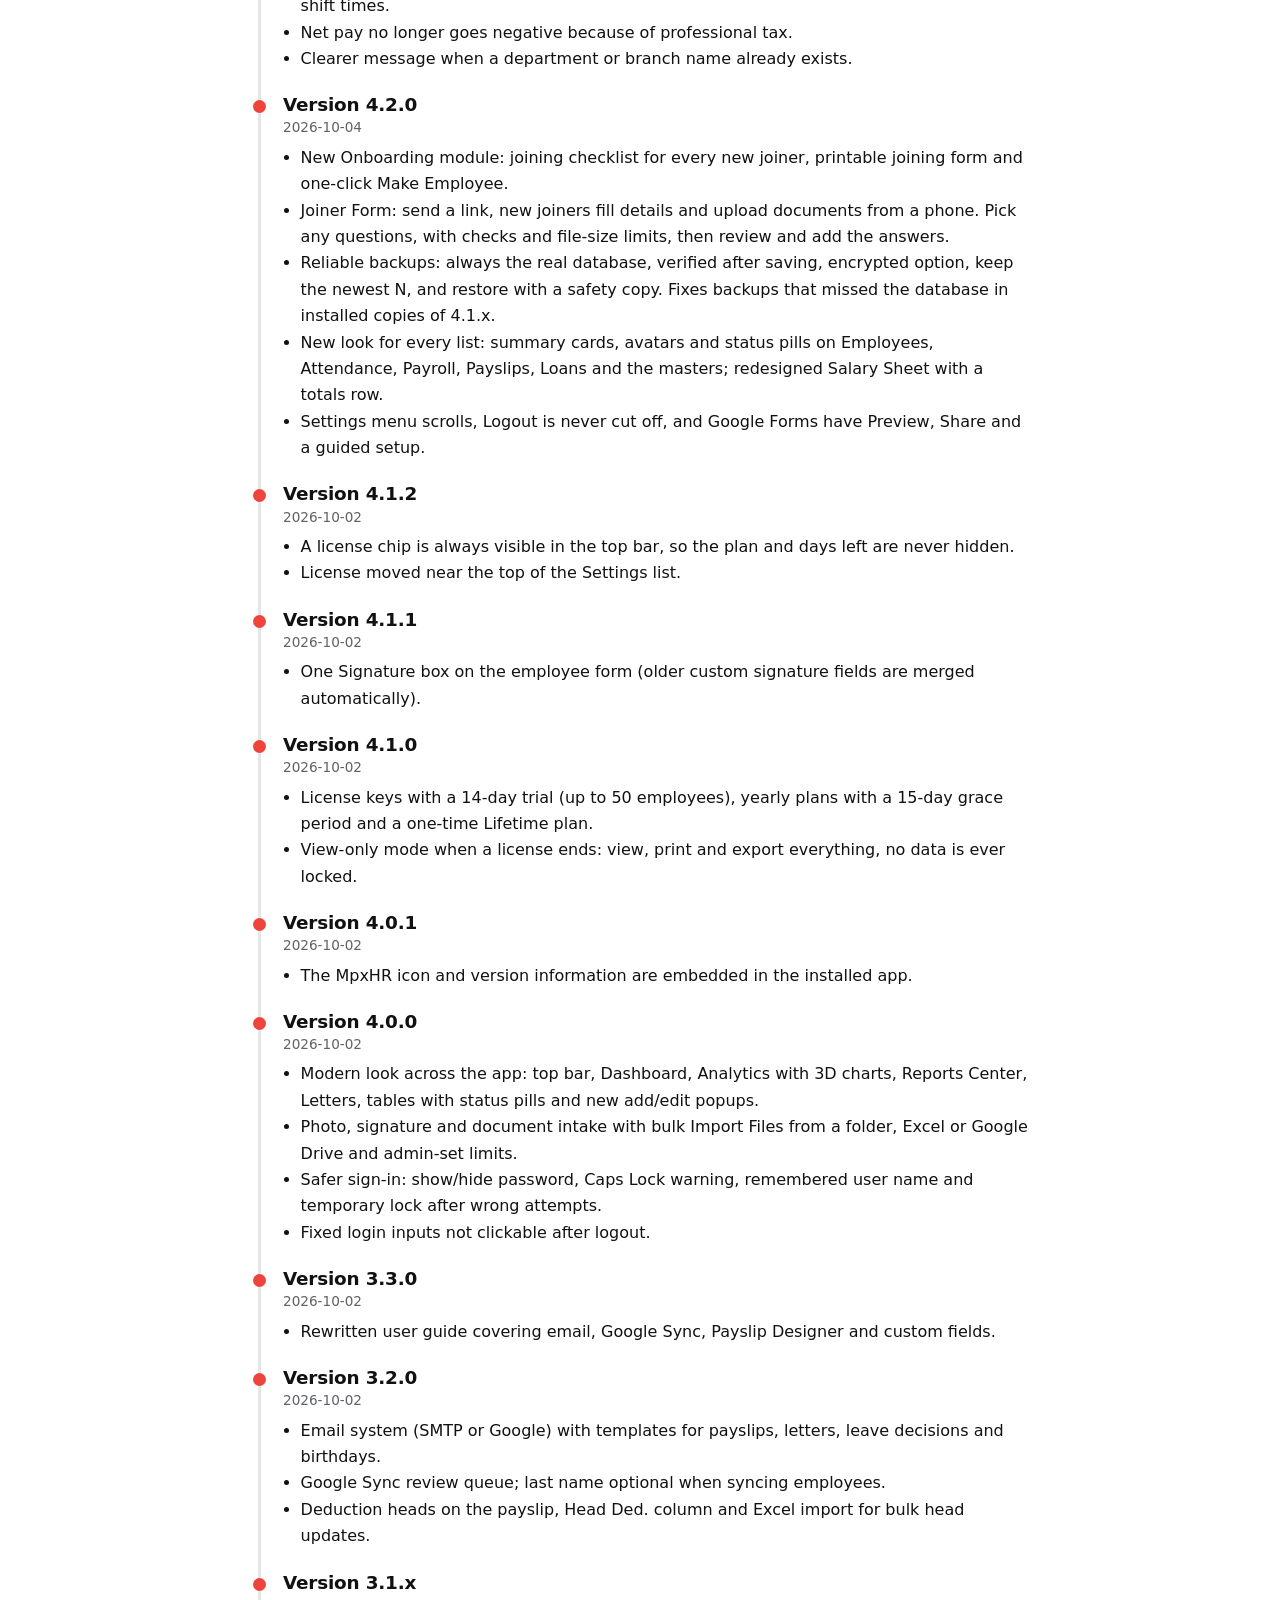
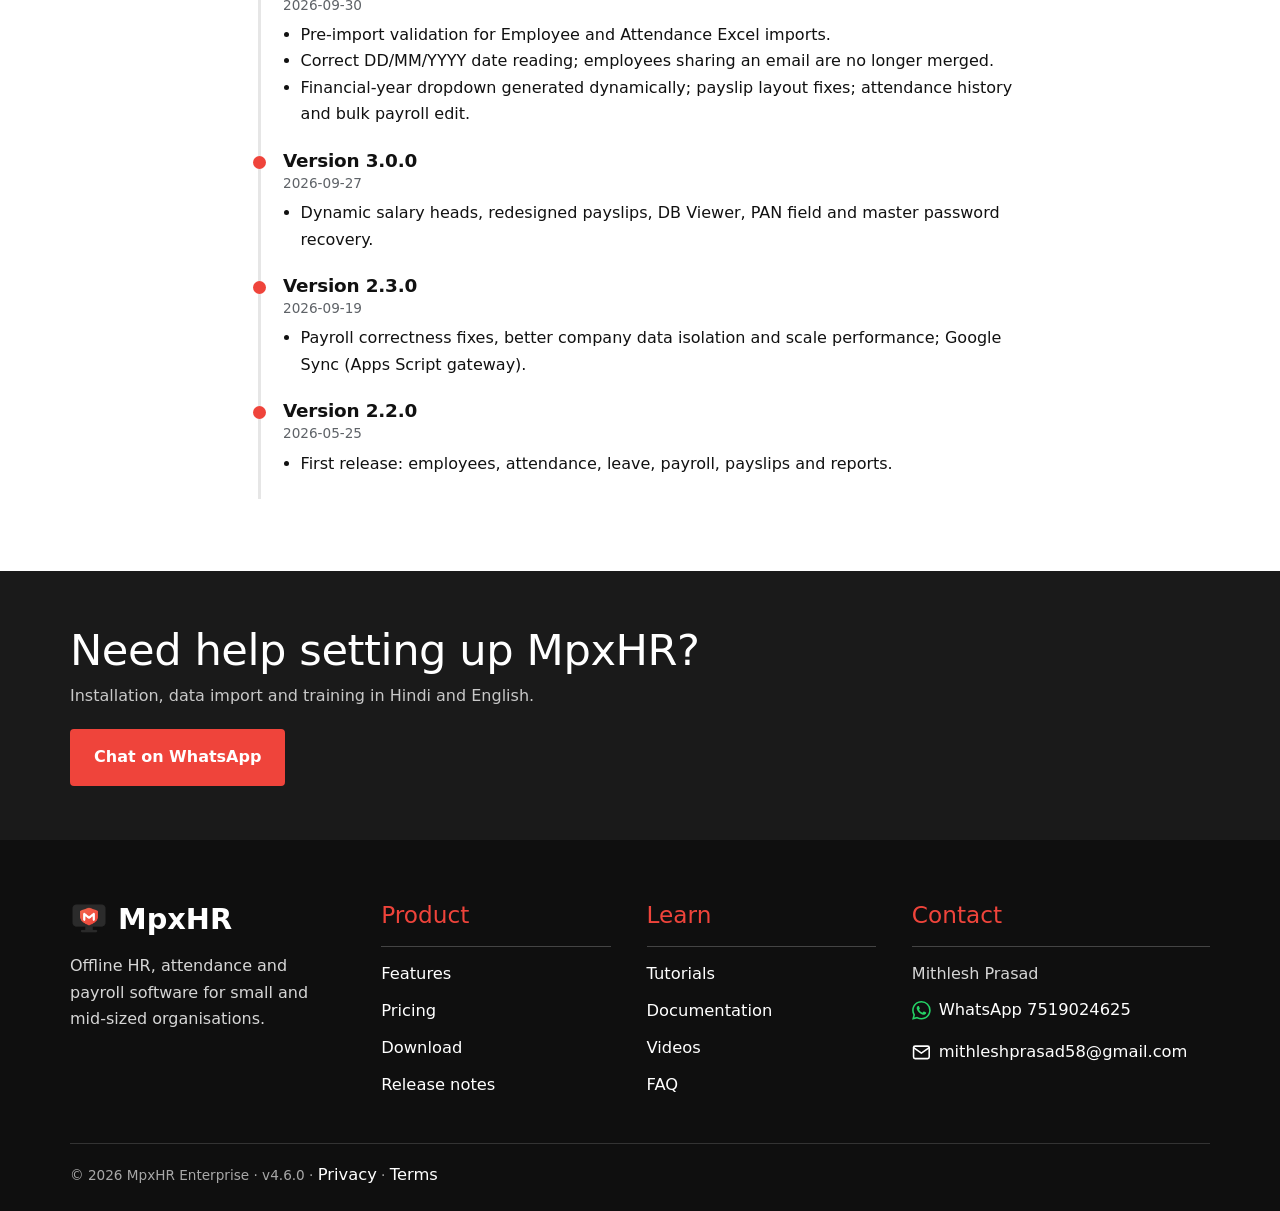
<file: releases.html>
<!doctype html>
<html lang="en"><head>
<meta charset="utf-8"><meta name="viewport" content="width=device-width,initial-scale=1">
<title>Release notes | MpxHR</title>
<meta name="description" content="MpxHR release notes from version 2.2 to the latest.">

<meta property="og:type" content="website"><meta property="og:title" content="Release notes | MpxHR"><meta property="og:description" content="MpxHR release notes from version 2.2 to the latest."><meta property="og:image" content="assets/img/og.jpg">
<meta name="twitter:card" content="summary_large_image">
<meta name="theme-color" content="#ef443b">
<link rel="icon" href="assets/img/favicon.png">
<link rel="stylesheet" href="assets/site.css">
</head><body>
<a class="skip" href="#main">Skip to content</a>
<div class="topbar"><div class="wrap"><button class="themesw" id="themesw" type="button" aria-label="Switch light / dark mode"><span class="sw"><i></i></span> <span class="swt">Light Mode</span></button><span class="sp"></span><a href="tel:+917519024625"><svg class="ic " viewBox="0 0 24 24" fill="none" stroke="currentColor" stroke-width="2" stroke-linecap="round" stroke-linejoin="round" aria-hidden="true"><path d="M22 16.92v3a2 2 0 0 1-2.18 2 19.79 19.79 0 0 1-8.63-3.07 19.5 19.5 0 0 1-6-6 19.79 19.79 0 0 1-3.07-8.67A2 2 0 0 1 4.11 2h3a2 2 0 0 1 2 1.72c.127.96.361 1.903.7 2.81a2 2 0 0 1-.45 2.11L8.09 9.91a16 16 0 0 0 6 6l1.27-1.27a2 2 0 0 1 2.11-.45c.907.339 1.85.573 2.81.7A2 2 0 0 1 22 16.92z"/></svg> <b>Call Sales:</b> +91 7519024625</a><a href="https://wa.me/917519024625?text=Hello%2C%20I%20would%20like%20to%20know%20more%20about%20MpxHR." target="_blank" rel="noopener"><svg class="ic ic-fill " viewBox="0 0 24 24" fill="currentColor" aria-hidden="true"><path d="M17.472 14.382c-.297-.149-1.758-.867-2.03-.967-.273-.099-.471-.148-.67.15-.197.297-.767.966-.94 1.164-.173.199-.347.223-.644.075-.297-.15-1.255-.463-2.39-1.475-.883-.788-1.48-1.761-1.653-2.059-.173-.297-.018-.458.13-.606.134-.133.298-.347.446-.52.149-.174.198-.298.298-.497.099-.198.05-.371-.025-.52-.075-.149-.669-1.612-.916-2.207-.242-.579-.487-.5-.669-.51-.173-.008-.371-.01-.57-.01-.198 0-.52.074-.792.372-.272.297-1.04 1.016-1.04 2.479 0 1.462 1.065 2.875 1.213 3.074.149.198 2.096 3.2 5.077 4.487.709.306 1.262.489 1.694.625.712.227 1.36.195 1.871.118.571-.085 1.758-.719 2.006-1.413.248-.694.248-1.289.173-1.413-.074-.124-.272-.198-.57-.347m-5.421 7.403h-.004a9.87 9.87 0 01-5.031-1.378l-.361-.214-3.741.982.998-3.648-.235-.374a9.86 9.86 0 01-1.51-5.26c.001-5.45 4.436-9.884 9.888-9.884 2.64 0 5.122 1.03 6.988 2.898a9.825 9.825 0 012.893 6.994c-.003 5.45-4.437 9.884-9.885 9.884m8.413-18.297A11.815 11.815 0 0012.05 0C5.495 0 .16 5.335.157 11.892c0 2.096.547 4.142 1.588 5.945L.057 24l6.305-1.654a11.882 11.882 0 005.683 1.448h.005c6.554 0 11.89-5.335 11.893-11.893a11.821 11.821 0 00-3.48-8.413Z"/></svg> +91 7519024625</a><a href="contact.html" class="tb-link">Customer Support</a><button class="lang" id="langbtn" aria-label="Language"><svg class="ic " viewBox="0 0 24 24" fill="none" stroke="currentColor" stroke-width="2" stroke-linecap="round" stroke-linejoin="round" aria-hidden="true"><circle cx="12" cy="12" r="10"/><path d="M2 12h20M12 2a15.3 15.3 0 0 1 4 10 15.3 15.3 0 0 1-4 10 15.3 15.3 0 0 1-4-10 15.3 15.3 0 0 1 4-10z"/></svg> <span id="langtxt">हिंदी</span> <svg class="ic " viewBox="0 0 24 24" fill="none" stroke="currentColor" stroke-width="2" stroke-linecap="round" stroke-linejoin="round" aria-hidden="true"><path d="M6 9l6 6 6-6"/></svg></button></div></div>
<header class="hdr"><div class="wrap">
<a class="brand" href="index.html"><img src="assets/img/logo.png" alt="" width="32" height="32">MpxHR</a>
<button class="burger" aria-label="Menu" aria-expanded="false"><svg class="ic " viewBox="0 0 24 24" fill="none" stroke="currentColor" stroke-width="2" stroke-linecap="round" stroke-linejoin="round" aria-hidden="true"><path d="M3 12h18M3 6h18M3 18h18"/></svg></button>
<nav class="nav"><div class="dd "><a href="features.html" class="dd-t" aria-haspopup="true"><span data-i18n="nav.product">Product</span> <svg class="ic " viewBox="0 0 24 24" fill="none" stroke="currentColor" stroke-width="2" stroke-linecap="round" stroke-linejoin="round" aria-hidden="true"><path d="M6 9l6 6 6-6"/></svg></a><div class="dd-m"><a href="features.html" class=""><span data-i18n="nav.features">Features</span></a><a href="pricing.html" class=""><span data-i18n="nav.pricing">Pricing</span></a><a href="download.html" class=""><span data-i18n="nav.download">Download</span></a><a href="releases.html" class=""><span data-i18n="nav.releases">Release notes</span></a></div></div><div class="dd "><a href="tutorials.html" class="dd-t" aria-haspopup="true"><span data-i18n="nav.learn">Learn</span> <svg class="ic " viewBox="0 0 24 24" fill="none" stroke="currentColor" stroke-width="2" stroke-linecap="round" stroke-linejoin="round" aria-hidden="true"><path d="M6 9l6 6 6-6"/></svg></a><div class="dd-m"><a href="tutorials.html" class=""><span data-i18n="nav.tutorials">Tutorials</span></a><a href="docs.html" class=""><span data-i18n="nav.docs">Documentation</span></a><a href="videos.html" class=""><span data-i18n="nav.videos">Videos</span></a></div></div><div class="dd "><a href="contact.html" class="dd-t" aria-haspopup="true"><span data-i18n="nav.company">Company</span> <svg class="ic " viewBox="0 0 24 24" fill="none" stroke="currentColor" stroke-width="2" stroke-linecap="round" stroke-linejoin="round" aria-hidden="true"><path d="M6 9l6 6 6-6"/></svg></a><div class="dd-m"><a href="contact.html" class=""><span data-i18n="nav.contact">Contact</span></a></div></div><a href="pricing.html" class="buy "><span data-i18n="nav.buy">Buy Now</span></a></nav>
<div class="tools"><a class="btn sq" href="contact.html">Contact Us</a><a class="btn sq outl" href="download.html">Downloads</a></div>
</div></header>
<main id="main"><section class="page-hero"><div class="wrap"><h1 data-i18n="rel.h">Release notes</h1><p >What changed in each version. Current version: 4.6.0.</p></div></section><section class="s"><div class="wrap" style="max-width:820px"><div class="rel"><h3>Version 4.6.0</h3><div class="d">2026-10-30</div><ul><li>Statutory & Bank files (Payroll tab): PF ECR text file for the EPFO portal, ESIC monthly sheet with the challan amount, a bank transfer file with the columns your bank wants, muster roll, wage register and employee register.</li><li>Payroll approval: submit a month, the administrator approves and locks it; a locked month cannot be saved, generated or deleted until it is reopened with a reason. Every step is kept in a history.</li><li>Audit Trail (Masters): who added, changed or deleted employees, salary, payroll, loans, leave, users and masters, with the old and new values.</li><li>Biometric import (Attendance): eSSL / ZKTeco punch files (.dat, .txt, .csv, Excel) become Present / Half Day attendance with in and out times.</li><li>Career & Increments (Masters): promotion, transfer and increment history, salary revision by percentage or new gross with arrears, printed letters, and bonus or arrears added to a month.</li><li>Exit & Full and Final (Masters): clearance checklist, settlement with last salary, leave encashment, gratuity, notice recovery and loan balance, printed statement, experience and relieving letters.</li><li>Appraisal (Performance): review cycles with self, manager and final ratings, the KPI score picked up by itself, increment slabs, and one click to turn finalized ratings into increments.</li><li>KPIs can be filled automatically from attendance (Attendance %, present, absent, leave, half days, overtime).</li><li>Payslips can be emailed as password protected PDFs (PAN, date of birth or employee code).</li><li>Backup: an extra copy of every automatic backup in another folder, for example your Google Drive folder, with a Find Google Drive button.</li><li>Word payslip is editable for every layout, including the ones you drew in the Payslip Designer (before, only the standard layout was).</li><li>Payslip Preview has Edit text: change any text on the payslip, then Print, save as PDF or Word. The changes are only for that download; nothing is saved in the database.</li><li>Payslip Total Days now shows every day of the month, so Holidays + Off Days + Paid Days + Absent add up to it (it showed 27 instead of 31 when weekly offs are left out of pay).</li><li>Fixed: on payslips drawn in the Payslip Designer, Net Pay and In Words printed over the earnings table in the preview, PDF and Word.</li><li>Org Chart (Dashboard tab): your people by branch, department and designation, with search and print.</li><li>ID Cards (Documents tab): printable employee ID cards with photo, code, designation and blood group, 8 to a page.</li><li>Dashboard shows birthdays and work anniversaries of the next 30 days.</li><li>Update check: the program tells the administrator when a newer version is out and can download and start the installer for you (Settings > General > Updates).</li><li>Employee form: Gender choices stay on one line and long designation names are no longer cut off.</li></ul></div><div class="rel"><h3>Version 4.5.1</h3><div class="d">2026-10-29</div><ul><li>KPI Scorecard (new Performance tab): define KPIs with a target, weight and whether higher or lower is better, enter each employee's result every month, quarter or year, and see the weighted score, rating and history chart. Fill it from Excel (an entry sheet and import) or from a Google Sheet.</li><li>SOP Library: write standard procedures with versions, review dates and a sign-off sheet that shows who has read the current version. Import SOPs and sign-offs from Excel, link the full document from Google Drive, print or save as PDF.</li><li>Report Generator (Reports tab): pick the data, columns, filters, sorting, multi-level grouping (for example Branch, Department, Designation) and totals; save the format and export to Excel, CSV, PDF or print.</li><li>Word payslip is now a real editable document: every name, number and line can be changed in Word. Payslips drawn in the Payslip Designer still go to Word as the same picture as the PDF.</li><li>Payslip shows Branch above Location in preview, print, PDF and Word; Location shows only the employee Location field.</li><li>Fixed: adding an employee failed on a brand-new database, and the Absent days card on Monthly Attendance always showed 0.</li></ul></div><div class="rel"><h3>Version 4.5.0</h3><div class="d">2026-10-27</div><ul><li>Activity Log: every problem and every save, delete and login is written to a log with the time and the reason. Read it in Settings > Activity Log, search it, and copy lines to send to support.</li><li>An unexpected error now shows a short notice and is saved in the log, instead of covering the whole window.</li><li>The login page and the home (company) screen follow dark mode; the home screen has Logout and a light / dark switch; the loading screen uses the same colours as the application.</li><li>Branch and Designation filters on Daily Attendance, Monthly Attendance and the Salary Sheet; the Branch filter is always visible on Payslips.</li><li>Employee Code and Employee Name are separate columns on Employees, Attendance and the Salary Sheet.</li><li>Word payslip is now a real .docx file that looks the same as the PDF, and payslips stay white even in dark mode.</li><li>Payslip Location shows the employee Location field in every payslip (preview, PDF, Word, print).</li><li>Dark mode fixes on Settings, Letters, Analytics and charts; confirm windows always show their buttons properly; the Recalculate button is hidden on the Salary Sheet.</li><li>Contact number corrected to 7519024625.</li></ul></div><div class="rel"><h3>Version 4.4.0</h3><div class="d">2026-10-26</div><ul><li>New look: a red and charcoal theme, like this website, across the whole application.</li><li>Dark mode: switch from the top bar or Settings > General. Payslips and letters stay white for printing.</li><li>Dropdowns are now searchable: type to search and pick in the same box.</li><li>Redesigned Settings with a grouped menu, section cards and a Save button that stays in view; DB Viewer tidied up.</li><li>Modern popups: success, warning and error messages in their own colours, long messages in a dialog, one look for every add / edit window.</li><li>Search and sort on Departments, Designations, Branches, Categories, Companies, Salary Heads, User Deductions and Loans.</li><li>Daily Attendance with date arrows, summary cards, department and status filters; Leave with search and status filter; new Shifts and Roster layout.</li><li>Dashboard shows what needs attention: pending leave, attendance not marked today, payroll not yet saved.</li><li>Reports home with favourites and recently opened reports; clear empty and loading states; the window can no longer be made too small to use.</li><li>Payslip Location now shows the employee Location field.</li></ul></div><div class="rel"><h3>Version 4.3.7</h3><div class="d">2026-10-25</div><ul><li>New company-wise setting, salary on working days: the daily rate is salary / (days in the month - Sundays), and salary = daily rate x days worked. For example 31 days - 4 Sundays = 27, so 16,900 / 27 = 625.93 and 26 days worked pays 16,274. Applies to every proportionate salary head, in Net Pay and in the saved payroll.</li><li>PF and ESI are now worked out only on the salary heads ticked for them in Masters > Salary Heads. This is now the same in the employee form, in offer letters, and in Net Pay after a bulk head edit or a typed gross. Before, some of these places took ESI on the full gross.</li><li>ESI is deducted only while the ESI wage is within 21,000, in all these places.</li></ul></div><div class="rel"><h3>Version 4.3.6</h3><div class="d">2026-10-24</div><ul><li>Payslips screen: search, advanced filter (status, department, position, branch, net pay range), sorting, pagination and summary cards.</li><li>Download or email every selected payslip in one go. Earlier only the first 50 payslips were loaded, so only 50 could be selected, printed or downloaded.</li><li>Bulk download as PDF, Word or both.</li><li>New company-wise setting: salary on working days. Month days minus weekly offs (for example 31 - 4 = 27), so 3 absent days are paid 24 / 27. Pay days and total days follow the same numbers.</li><li>The payslip earnings column that shows the standard amount is now labelled Fixed.</li></ul></div><div class="rel"><h3>Version 4.3.5</h3><div class="d">2026-10-23</div><ul><li>Attendance Excel import, export and template now use one month-grid format (Sr. No., Name, days 1 to 31, IN / OUT rows, Summary No. of Days), so an exported sheet can be edited and imported back.</li><li>The attendance import preview shows the grid with coloured P / AB / W/O cells, like the Excel sheet.</li><li>Employees without a code are matched by name during attendance import.</li><li>Payslip (preview, PDF and Word) no longer lists earning or deduction heads whose amount is zero.</li></ul></div><div class="rel"><h3>Version 4.3.4</h3><div class="d">2026-10-20</div><ul><li>Fairer loss of pay: each unpaid day reduces proportionate salary heads, and the Fixed 26 / Fixed 30 basis no longer hides absences. Fixed-amount heads stay unchanged.</li><li>Employees paid from a position salary now get PF and ESI too.</li><li>The payslip can show the standard salary structure beside the earned amount (switch in Settings).</li><li>If payroll cannot be generated for an employee, the reason is listed instead of the employee being left out silently.</li><li>The Net Pay screen and the saved payroll now use the same loss-of-pay rule.</li><li>Updated user guide.</li></ul></div><div class="rel"><h3>Version 4.3.0 – 4.3.3</h3><div class="d">2026-10-11</div><ul><li>Roles and permissions (Admin, HR, Payroll, Employee) enforced by the program, with a Users and Roles screen.</li><li>Server and client mode: one computer keeps the data and others connect to it, with a separate login per connection and a live notice when data changes.</li><li>Bug fixes.</li></ul></div><div class="rel"><h3>Version 4.2.2</h3><div class="d">2026-10-04</div><ul><li>The installer no longer contains any database: the first run creates a fresh, empty one.</li><li>Clearer email messages and correct letter attachment names.</li></ul></div><div class="rel"><h3>Version 4.2.1</h3><div class="d">2026-10-04</div><ul><li>Data entry checks for loans (amount and EMI), blank branch and department names, and shift times.</li><li>Net pay no longer goes negative because of professional tax.</li><li>Clearer message when a department or branch name already exists.</li></ul></div><div class="rel"><h3>Version 4.2.0</h3><div class="d">2026-10-04</div><ul><li>New Onboarding module: joining checklist for every new joiner, printable joining form and one-click Make Employee.</li><li>Joiner Form: send a link, new joiners fill details and upload documents from a phone. Pick any questions, with checks and file-size limits, then review and add the answers.</li><li>Reliable backups: always the real database, verified after saving, encrypted option, keep the newest N, and restore with a safety copy. Fixes backups that missed the database in installed copies of 4.1.x.</li><li>New look for every list: summary cards, avatars and status pills on Employees, Attendance, Payroll, Payslips, Loans and the masters; redesigned Salary Sheet with a totals row.</li><li>Settings menu scrolls, Logout is never cut off, and Google Forms have Preview, Share and a guided setup.</li></ul></div><div class="rel"><h3>Version 4.1.2</h3><div class="d">2026-10-02</div><ul><li>A license chip is always visible in the top bar, so the plan and days left are never hidden.</li><li>License moved near the top of the Settings list.</li></ul></div><div class="rel"><h3>Version 4.1.1</h3><div class="d">2026-10-02</div><ul><li>One Signature box on the employee form (older custom signature fields are merged automatically).</li></ul></div><div class="rel"><h3>Version 4.1.0</h3><div class="d">2026-10-02</div><ul><li>License keys with a 14-day trial (up to 50 employees), yearly plans with a 15-day grace period and a one-time Lifetime plan.</li><li>View-only mode when a license ends: view, print and export everything, no data is ever locked.</li></ul></div><div class="rel"><h3>Version 4.0.1</h3><div class="d">2026-10-02</div><ul><li>The MpxHR icon and version information are embedded in the installed app.</li></ul></div><div class="rel"><h3>Version 4.0.0</h3><div class="d">2026-10-02</div><ul><li>Modern look across the app: top bar, Dashboard, Analytics with 3D charts, Reports Center, Letters, tables with status pills and new add/edit popups.</li><li>Photo, signature and document intake with bulk Import Files from a folder, Excel or Google Drive and admin-set limits.</li><li>Safer sign-in: show/hide password, Caps Lock warning, remembered user name and temporary lock after wrong attempts.</li><li>Fixed login inputs not clickable after logout.</li></ul></div><div class="rel"><h3>Version 3.3.0</h3><div class="d">2026-10-02</div><ul><li>Rewritten user guide covering email, Google Sync, Payslip Designer and custom fields.</li></ul></div><div class="rel"><h3>Version 3.2.0</h3><div class="d">2026-10-02</div><ul><li>Email system (SMTP or Google) with templates for payslips, letters, leave decisions and birthdays.</li><li>Google Sync review queue; last name optional when syncing employees.</li><li>Deduction heads on the payslip, Head Ded. column and Excel import for bulk head updates.</li></ul></div><div class="rel"><h3>Version 3.1.x</h3><div class="d">2026-09-30</div><ul><li>Pre-import validation for Employee and Attendance Excel imports.</li><li>Correct DD/MM/YYYY date reading; employees sharing an email are no longer merged.</li><li>Financial-year dropdown generated dynamically; payslip layout fixes; attendance history and bulk payroll edit.</li></ul></div><div class="rel"><h3>Version 3.0.0</h3><div class="d">2026-09-27</div><ul><li>Dynamic salary heads, redesigned payslips, DB Viewer, PAN field and master password recovery.</li></ul></div><div class="rel"><h3>Version 2.3.0</h3><div class="d">2026-09-19</div><ul><li>Payroll correctness fixes, better company data isolation and scale performance; Google Sync (Apps Script gateway).</li></ul></div><div class="rel"><h3>Version 2.2.0</h3><div class="d">2026-05-25</div><ul><li>First release: employees, attendance, leave, payroll, payslips and reports.</li></ul></div></div></section></main>
<section class="newsbar"><div class="wrap"><h2>Need help setting up MpxHR?</h2><p>Installation, data import and training in Hindi and English.</p><a class="btn sq" href="https://wa.me/917519024625?text=Hello%2C%20I%20would%20like%20to%20know%20more%20about%20MpxHR." target="_blank" rel="noopener">Chat on WhatsApp</a></div></section>
<footer class="ftr"><div class="wrap">
<div class="cols">
<div><div class="brand" style="color:#fff"><img src="assets/img/logo.png" alt="" width="32" height="32">MpxHR</div><p style="margin-top:10px"><span data-i18n="footer.about">Offline HR, attendance and payroll software for small and mid-sized organisations.</span></p></div>
<div><h4>Product</h4><ul><li><a href="features.html">Features</a></li><li><a href="pricing.html">Pricing</a></li><li><a href="download.html">Download</a></li><li><a href="releases.html">Release notes</a></li></ul></div>
<div><h4>Learn</h4><ul><li><a href="tutorials.html">Tutorials</a></li><li><a href="docs.html">Documentation</a></li><li><a href="videos.html">Videos</a></li><li><a href="pricing.html#faq">FAQ</a></li></ul></div>
<div><h4>Contact</h4><ul><li>Mithlesh Prasad</li><li class="ci"><a href="https://wa.me/917519024625?text=Hello%2C%20I%20would%20like%20to%20know%20more%20about%20MpxHR." target="_blank" rel="noopener"><svg class="ic ic-fill " viewBox="0 0 24 24" fill="currentColor" aria-hidden="true"><path d="M17.472 14.382c-.297-.149-1.758-.867-2.03-.967-.273-.099-.471-.148-.67.15-.197.297-.767.966-.94 1.164-.173.199-.347.223-.644.075-.297-.15-1.255-.463-2.39-1.475-.883-.788-1.48-1.761-1.653-2.059-.173-.297-.018-.458.13-.606.134-.133.298-.347.446-.52.149-.174.198-.298.298-.497.099-.198.05-.371-.025-.52-.075-.149-.669-1.612-.916-2.207-.242-.579-.487-.5-.669-.51-.173-.008-.371-.01-.57-.01-.198 0-.52.074-.792.372-.272.297-1.04 1.016-1.04 2.479 0 1.462 1.065 2.875 1.213 3.074.149.198 2.096 3.2 5.077 4.487.709.306 1.262.489 1.694.625.712.227 1.36.195 1.871.118.571-.085 1.758-.719 2.006-1.413.248-.694.248-1.289.173-1.413-.074-.124-.272-.198-.57-.347m-5.421 7.403h-.004a9.87 9.87 0 01-5.031-1.378l-.361-.214-3.741.982.998-3.648-.235-.374a9.86 9.86 0 01-1.51-5.26c.001-5.45 4.436-9.884 9.888-9.884 2.64 0 5.122 1.03 6.988 2.898a9.825 9.825 0 012.893 6.994c-.003 5.45-4.437 9.884-9.885 9.884m8.413-18.297A11.815 11.815 0 0012.05 0C5.495 0 .16 5.335.157 11.892c0 2.096.547 4.142 1.588 5.945L.057 24l6.305-1.654a11.882 11.882 0 005.683 1.448h.005c6.554 0 11.89-5.335 11.893-11.893a11.821 11.821 0 00-3.48-8.413Z"/></svg> WhatsApp 7519024625</a></li><li class="ci"><a href="mailto:mithleshprasad58@gmail.com"><svg class="ic " viewBox="0 0 24 24" fill="none" stroke="currentColor" stroke-width="2" stroke-linecap="round" stroke-linejoin="round" aria-hidden="true"><path d="M4 4h16a2 2 0 0 1 2 2v12a2 2 0 0 1-2 2H4a2 2 0 0 1-2-2V6a2 2 0 0 1 2-2z"/><path d="M22 6l-10 7L2 6"/></svg> mithleshprasad58@gmail.com</a></li></ul></div>
</div>
<div class="copy">&copy; 2026 MpxHR Enterprise &middot; v4.6.0 &middot; <a href="privacy.html">Privacy</a> &middot; <a href="terms.html">Terms</a></div>
</div></footer>
<a class="dl-float" href="https://github.com/mithleshprasad/MpxHR-Enterprise/releases/download/v4.6.0/MpxHR.Enterprise.Setup.4.6.0.exe" download aria-label="Download MpxHR for Windows" title="Download for Windows"><svg class="ic " viewBox="0 0 24 24" fill="none" stroke="currentColor" stroke-width="2" stroke-linecap="round" stroke-linejoin="round" aria-hidden="true"><path d="M21 15v4a2 2 0 0 1-2 2H5a2 2 0 0 1-2-2v-4M7 10l5 5 5-5M12 15V3"/></svg><span>Download</span></a>
<a class="wa-float" href="https://wa.me/917519024625?text=Hello%2C%20I%20would%20like%20to%20know%20more%20about%20MpxHR." aria-label="Chat on WhatsApp" target="_blank" rel="noopener"><svg class="ic ic-fill " viewBox="0 0 24 24" fill="currentColor" aria-hidden="true"><path d="M17.472 14.382c-.297-.149-1.758-.867-2.03-.967-.273-.099-.471-.148-.67.15-.197.297-.767.966-.94 1.164-.173.199-.347.223-.644.075-.297-.15-1.255-.463-2.39-1.475-.883-.788-1.48-1.761-1.653-2.059-.173-.297-.018-.458.13-.606.134-.133.298-.347.446-.52.149-.174.198-.298.298-.497.099-.198.05-.371-.025-.52-.075-.149-.669-1.612-.916-2.207-.242-.579-.487-.5-.669-.51-.173-.008-.371-.01-.57-.01-.198 0-.52.074-.792.372-.272.297-1.04 1.016-1.04 2.479 0 1.462 1.065 2.875 1.213 3.074.149.198 2.096 3.2 5.077 4.487.709.306 1.262.489 1.694.625.712.227 1.36.195 1.871.118.571-.085 1.758-.719 2.006-1.413.248-.694.248-1.289.173-1.413-.074-.124-.272-.198-.57-.347m-5.421 7.403h-.004a9.87 9.87 0 01-5.031-1.378l-.361-.214-3.741.982.998-3.648-.235-.374a9.86 9.86 0 01-1.51-5.26c.001-5.45 4.436-9.884 9.888-9.884 2.64 0 5.122 1.03 6.988 2.898a9.825 9.825 0 012.893 6.994c-.003 5.45-4.437 9.884-9.885 9.884m8.413-18.297A11.815 11.815 0 0012.05 0C5.495 0 .16 5.335.157 11.892c0 2.096.547 4.142 1.588 5.945L.057 24l6.305-1.654a11.882 11.882 0 005.683 1.448h.005c6.554 0 11.89-5.335 11.893-11.893a11.821 11.821 0 00-3.48-8.413Z"/></svg></a>
<script src="assets/i18n.js"></script><script src="assets/app.js"></script>
</body></html>
</file>
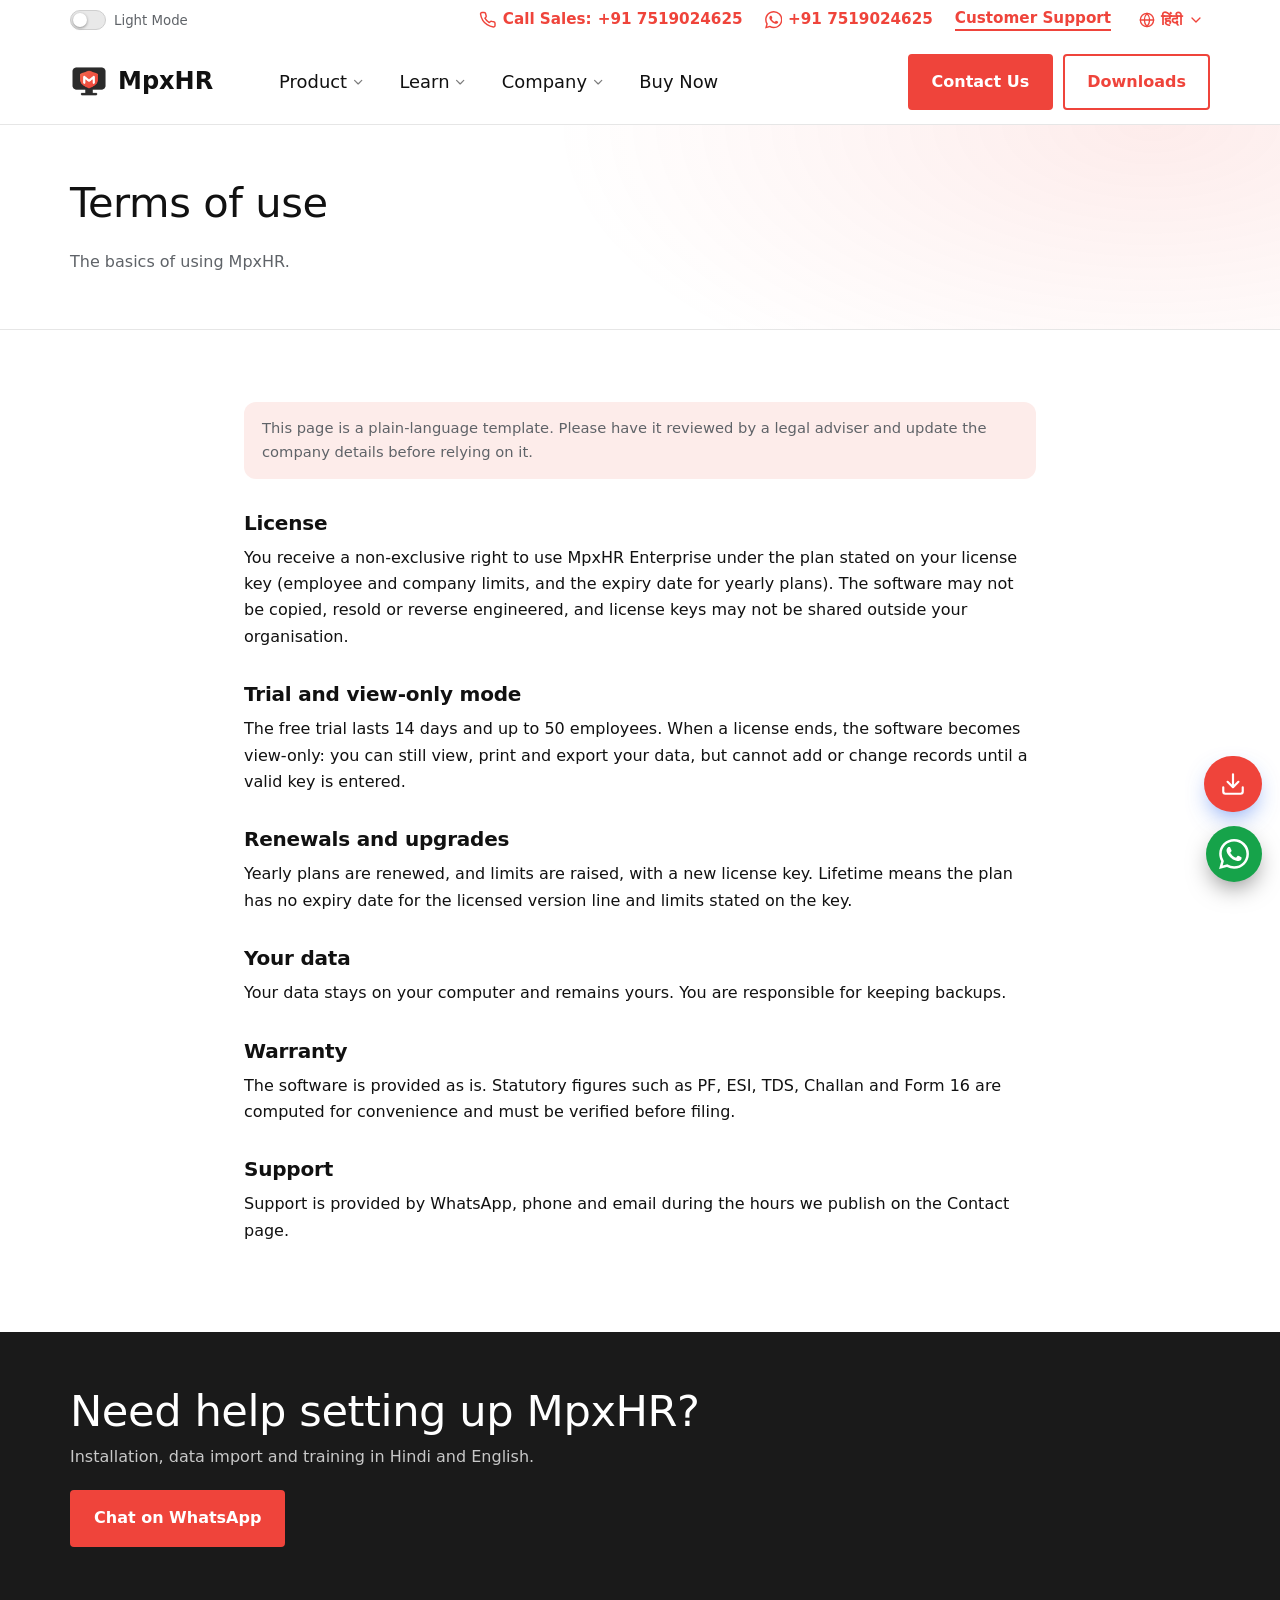
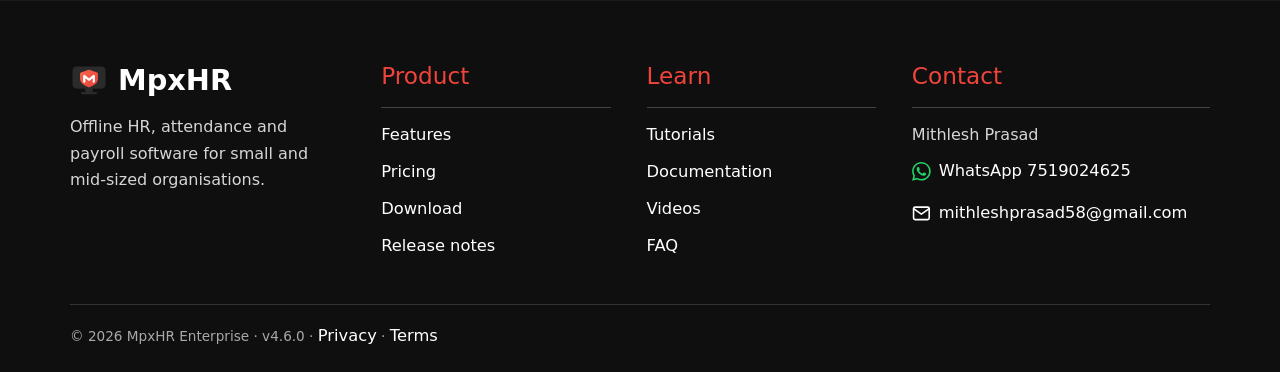
<file: terms.html>
<!doctype html>
<html lang="en"><head>
<meta charset="utf-8"><meta name="viewport" content="width=device-width,initial-scale=1">
<title>Terms of use | MpxHR</title>
<meta name="description" content="Terms of use for MpxHR Enterprise software and license.">

<meta property="og:type" content="website"><meta property="og:title" content="Terms of use | MpxHR"><meta property="og:description" content="Terms of use for MpxHR Enterprise software and license."><meta property="og:image" content="assets/img/og.jpg">
<meta name="twitter:card" content="summary_large_image">
<meta name="theme-color" content="#ef443b">
<link rel="icon" href="assets/img/favicon.png">
<link rel="stylesheet" href="assets/site.css">
</head><body>
<a class="skip" href="#main">Skip to content</a>
<div class="topbar"><div class="wrap"><button class="themesw" id="themesw" type="button" aria-label="Switch light / dark mode"><span class="sw"><i></i></span> <span class="swt">Light Mode</span></button><span class="sp"></span><a href="tel:+917519024625"><svg class="ic " viewBox="0 0 24 24" fill="none" stroke="currentColor" stroke-width="2" stroke-linecap="round" stroke-linejoin="round" aria-hidden="true"><path d="M22 16.92v3a2 2 0 0 1-2.18 2 19.79 19.79 0 0 1-8.63-3.07 19.5 19.5 0 0 1-6-6 19.79 19.79 0 0 1-3.07-8.67A2 2 0 0 1 4.11 2h3a2 2 0 0 1 2 1.72c.127.96.361 1.903.7 2.81a2 2 0 0 1-.45 2.11L8.09 9.91a16 16 0 0 0 6 6l1.27-1.27a2 2 0 0 1 2.11-.45c.907.339 1.85.573 2.81.7A2 2 0 0 1 22 16.92z"/></svg> <b>Call Sales:</b> +91 7519024625</a><a href="https://wa.me/917519024625?text=Hello%2C%20I%20would%20like%20to%20know%20more%20about%20MpxHR." target="_blank" rel="noopener"><svg class="ic ic-fill " viewBox="0 0 24 24" fill="currentColor" aria-hidden="true"><path d="M17.472 14.382c-.297-.149-1.758-.867-2.03-.967-.273-.099-.471-.148-.67.15-.197.297-.767.966-.94 1.164-.173.199-.347.223-.644.075-.297-.15-1.255-.463-2.39-1.475-.883-.788-1.48-1.761-1.653-2.059-.173-.297-.018-.458.13-.606.134-.133.298-.347.446-.52.149-.174.198-.298.298-.497.099-.198.05-.371-.025-.52-.075-.149-.669-1.612-.916-2.207-.242-.579-.487-.5-.669-.51-.173-.008-.371-.01-.57-.01-.198 0-.52.074-.792.372-.272.297-1.04 1.016-1.04 2.479 0 1.462 1.065 2.875 1.213 3.074.149.198 2.096 3.2 5.077 4.487.709.306 1.262.489 1.694.625.712.227 1.36.195 1.871.118.571-.085 1.758-.719 2.006-1.413.248-.694.248-1.289.173-1.413-.074-.124-.272-.198-.57-.347m-5.421 7.403h-.004a9.87 9.87 0 01-5.031-1.378l-.361-.214-3.741.982.998-3.648-.235-.374a9.86 9.86 0 01-1.51-5.26c.001-5.45 4.436-9.884 9.888-9.884 2.64 0 5.122 1.03 6.988 2.898a9.825 9.825 0 012.893 6.994c-.003 5.45-4.437 9.884-9.885 9.884m8.413-18.297A11.815 11.815 0 0012.05 0C5.495 0 .16 5.335.157 11.892c0 2.096.547 4.142 1.588 5.945L.057 24l6.305-1.654a11.882 11.882 0 005.683 1.448h.005c6.554 0 11.89-5.335 11.893-11.893a11.821 11.821 0 00-3.48-8.413Z"/></svg> +91 7519024625</a><a href="contact.html" class="tb-link">Customer Support</a><button class="lang" id="langbtn" aria-label="Language"><svg class="ic " viewBox="0 0 24 24" fill="none" stroke="currentColor" stroke-width="2" stroke-linecap="round" stroke-linejoin="round" aria-hidden="true"><circle cx="12" cy="12" r="10"/><path d="M2 12h20M12 2a15.3 15.3 0 0 1 4 10 15.3 15.3 0 0 1-4 10 15.3 15.3 0 0 1-4-10 15.3 15.3 0 0 1 4-10z"/></svg> <span id="langtxt">हिंदी</span> <svg class="ic " viewBox="0 0 24 24" fill="none" stroke="currentColor" stroke-width="2" stroke-linecap="round" stroke-linejoin="round" aria-hidden="true"><path d="M6 9l6 6 6-6"/></svg></button></div></div>
<header class="hdr"><div class="wrap">
<a class="brand" href="index.html"><img src="assets/img/logo.png" alt="" width="32" height="32">MpxHR</a>
<button class="burger" aria-label="Menu" aria-expanded="false"><svg class="ic " viewBox="0 0 24 24" fill="none" stroke="currentColor" stroke-width="2" stroke-linecap="round" stroke-linejoin="round" aria-hidden="true"><path d="M3 12h18M3 6h18M3 18h18"/></svg></button>
<nav class="nav"><div class="dd "><a href="features.html" class="dd-t" aria-haspopup="true"><span data-i18n="nav.product">Product</span> <svg class="ic " viewBox="0 0 24 24" fill="none" stroke="currentColor" stroke-width="2" stroke-linecap="round" stroke-linejoin="round" aria-hidden="true"><path d="M6 9l6 6 6-6"/></svg></a><div class="dd-m"><a href="features.html" class=""><span data-i18n="nav.features">Features</span></a><a href="pricing.html" class=""><span data-i18n="nav.pricing">Pricing</span></a><a href="download.html" class=""><span data-i18n="nav.download">Download</span></a><a href="releases.html" class=""><span data-i18n="nav.releases">Release notes</span></a></div></div><div class="dd "><a href="tutorials.html" class="dd-t" aria-haspopup="true"><span data-i18n="nav.learn">Learn</span> <svg class="ic " viewBox="0 0 24 24" fill="none" stroke="currentColor" stroke-width="2" stroke-linecap="round" stroke-linejoin="round" aria-hidden="true"><path d="M6 9l6 6 6-6"/></svg></a><div class="dd-m"><a href="tutorials.html" class=""><span data-i18n="nav.tutorials">Tutorials</span></a><a href="docs.html" class=""><span data-i18n="nav.docs">Documentation</span></a><a href="videos.html" class=""><span data-i18n="nav.videos">Videos</span></a></div></div><div class="dd "><a href="contact.html" class="dd-t" aria-haspopup="true"><span data-i18n="nav.company">Company</span> <svg class="ic " viewBox="0 0 24 24" fill="none" stroke="currentColor" stroke-width="2" stroke-linecap="round" stroke-linejoin="round" aria-hidden="true"><path d="M6 9l6 6 6-6"/></svg></a><div class="dd-m"><a href="contact.html" class=""><span data-i18n="nav.contact">Contact</span></a></div></div><a href="pricing.html" class="buy "><span data-i18n="nav.buy">Buy Now</span></a></nav>
<div class="tools"><a class="btn sq" href="contact.html">Contact Us</a><a class="btn sq outl" href="download.html">Downloads</a></div>
</div></header>
<main id="main"><section class="page-hero"><div class="wrap"><h1 >Terms of use</h1><p >The basics of using MpxHR.</p></div></section><section class="s"><div class="wrap legal"><div class="note">This page is a plain-language template. Please have it reviewed by a legal adviser and update the company details before relying on it.</div>
<h2>License</h2><p>You receive a non-exclusive right to use MpxHR Enterprise under the plan stated on your license key (employee and company limits, and the expiry date for yearly plans). The software may not be copied, resold or reverse engineered, and license keys may not be shared outside your organisation.</p>
<h2>Trial and view-only mode</h2><p>The free trial lasts 14 days and up to 50 employees. When a license ends, the software becomes view-only: you can still view, print and export your data, but cannot add or change records until a valid key is entered.</p>
<h2>Renewals and upgrades</h2><p>Yearly plans are renewed, and limits are raised, with a new license key. Lifetime means the plan has no expiry date for the licensed version line and limits stated on the key.</p>
<h2>Your data</h2><p>Your data stays on your computer and remains yours. You are responsible for keeping backups.</p>
<h2>Warranty</h2><p>The software is provided as is. Statutory figures such as PF, ESI, TDS, Challan and Form 16 are computed for convenience and must be verified before filing.</p>
<h2>Support</h2><p>Support is provided by WhatsApp, phone and email during the hours we publish on the Contact page.</p></div></section></main>
<section class="newsbar"><div class="wrap"><h2>Need help setting up MpxHR?</h2><p>Installation, data import and training in Hindi and English.</p><a class="btn sq" href="https://wa.me/917519024625?text=Hello%2C%20I%20would%20like%20to%20know%20more%20about%20MpxHR." target="_blank" rel="noopener">Chat on WhatsApp</a></div></section>
<footer class="ftr"><div class="wrap">
<div class="cols">
<div><div class="brand" style="color:#fff"><img src="assets/img/logo.png" alt="" width="32" height="32">MpxHR</div><p style="margin-top:10px"><span data-i18n="footer.about">Offline HR, attendance and payroll software for small and mid-sized organisations.</span></p></div>
<div><h4>Product</h4><ul><li><a href="features.html">Features</a></li><li><a href="pricing.html">Pricing</a></li><li><a href="download.html">Download</a></li><li><a href="releases.html">Release notes</a></li></ul></div>
<div><h4>Learn</h4><ul><li><a href="tutorials.html">Tutorials</a></li><li><a href="docs.html">Documentation</a></li><li><a href="videos.html">Videos</a></li><li><a href="pricing.html#faq">FAQ</a></li></ul></div>
<div><h4>Contact</h4><ul><li>Mithlesh Prasad</li><li class="ci"><a href="https://wa.me/917519024625?text=Hello%2C%20I%20would%20like%20to%20know%20more%20about%20MpxHR." target="_blank" rel="noopener"><svg class="ic ic-fill " viewBox="0 0 24 24" fill="currentColor" aria-hidden="true"><path d="M17.472 14.382c-.297-.149-1.758-.867-2.03-.967-.273-.099-.471-.148-.67.15-.197.297-.767.966-.94 1.164-.173.199-.347.223-.644.075-.297-.15-1.255-.463-2.39-1.475-.883-.788-1.48-1.761-1.653-2.059-.173-.297-.018-.458.13-.606.134-.133.298-.347.446-.52.149-.174.198-.298.298-.497.099-.198.05-.371-.025-.52-.075-.149-.669-1.612-.916-2.207-.242-.579-.487-.5-.669-.51-.173-.008-.371-.01-.57-.01-.198 0-.52.074-.792.372-.272.297-1.04 1.016-1.04 2.479 0 1.462 1.065 2.875 1.213 3.074.149.198 2.096 3.2 5.077 4.487.709.306 1.262.489 1.694.625.712.227 1.36.195 1.871.118.571-.085 1.758-.719 2.006-1.413.248-.694.248-1.289.173-1.413-.074-.124-.272-.198-.57-.347m-5.421 7.403h-.004a9.87 9.87 0 01-5.031-1.378l-.361-.214-3.741.982.998-3.648-.235-.374a9.86 9.86 0 01-1.51-5.26c.001-5.45 4.436-9.884 9.888-9.884 2.64 0 5.122 1.03 6.988 2.898a9.825 9.825 0 012.893 6.994c-.003 5.45-4.437 9.884-9.885 9.884m8.413-18.297A11.815 11.815 0 0012.05 0C5.495 0 .16 5.335.157 11.892c0 2.096.547 4.142 1.588 5.945L.057 24l6.305-1.654a11.882 11.882 0 005.683 1.448h.005c6.554 0 11.89-5.335 11.893-11.893a11.821 11.821 0 00-3.48-8.413Z"/></svg> WhatsApp 7519024625</a></li><li class="ci"><a href="mailto:mithleshprasad58@gmail.com"><svg class="ic " viewBox="0 0 24 24" fill="none" stroke="currentColor" stroke-width="2" stroke-linecap="round" stroke-linejoin="round" aria-hidden="true"><path d="M4 4h16a2 2 0 0 1 2 2v12a2 2 0 0 1-2 2H4a2 2 0 0 1-2-2V6a2 2 0 0 1 2-2z"/><path d="M22 6l-10 7L2 6"/></svg> mithleshprasad58@gmail.com</a></li></ul></div>
</div>
<div class="copy">&copy; 2026 MpxHR Enterprise &middot; v4.6.0 &middot; <a href="privacy.html">Privacy</a> &middot; <a href="terms.html">Terms</a></div>
</div></footer>
<a class="dl-float" href="https://github.com/mithleshprasad/MpxHR-Enterprise/releases/download/v4.6.0/MpxHR.Enterprise.Setup.4.6.0.exe" download aria-label="Download MpxHR for Windows" title="Download for Windows"><svg class="ic " viewBox="0 0 24 24" fill="none" stroke="currentColor" stroke-width="2" stroke-linecap="round" stroke-linejoin="round" aria-hidden="true"><path d="M21 15v4a2 2 0 0 1-2 2H5a2 2 0 0 1-2-2v-4M7 10l5 5 5-5M12 15V3"/></svg><span>Download</span></a>
<a class="wa-float" href="https://wa.me/917519024625?text=Hello%2C%20I%20would%20like%20to%20know%20more%20about%20MpxHR." aria-label="Chat on WhatsApp" target="_blank" rel="noopener"><svg class="ic ic-fill " viewBox="0 0 24 24" fill="currentColor" aria-hidden="true"><path d="M17.472 14.382c-.297-.149-1.758-.867-2.03-.967-.273-.099-.471-.148-.67.15-.197.297-.767.966-.94 1.164-.173.199-.347.223-.644.075-.297-.15-1.255-.463-2.39-1.475-.883-.788-1.48-1.761-1.653-2.059-.173-.297-.018-.458.13-.606.134-.133.298-.347.446-.52.149-.174.198-.298.298-.497.099-.198.05-.371-.025-.52-.075-.149-.669-1.612-.916-2.207-.242-.579-.487-.5-.669-.51-.173-.008-.371-.01-.57-.01-.198 0-.52.074-.792.372-.272.297-1.04 1.016-1.04 2.479 0 1.462 1.065 2.875 1.213 3.074.149.198 2.096 3.2 5.077 4.487.709.306 1.262.489 1.694.625.712.227 1.36.195 1.871.118.571-.085 1.758-.719 2.006-1.413.248-.694.248-1.289.173-1.413-.074-.124-.272-.198-.57-.347m-5.421 7.403h-.004a9.87 9.87 0 01-5.031-1.378l-.361-.214-3.741.982.998-3.648-.235-.374a9.86 9.86 0 01-1.51-5.26c.001-5.45 4.436-9.884 9.888-9.884 2.64 0 5.122 1.03 6.988 2.898a9.825 9.825 0 012.893 6.994c-.003 5.45-4.437 9.884-9.885 9.884m8.413-18.297A11.815 11.815 0 0012.05 0C5.495 0 .16 5.335.157 11.892c0 2.096.547 4.142 1.588 5.945L.057 24l6.305-1.654a11.882 11.882 0 005.683 1.448h.005c6.554 0 11.89-5.335 11.893-11.893a11.821 11.821 0 00-3.48-8.413Z"/></svg></a>
<script src="assets/i18n.js"></script><script src="assets/app.js"></script>
</body></html>
</file>
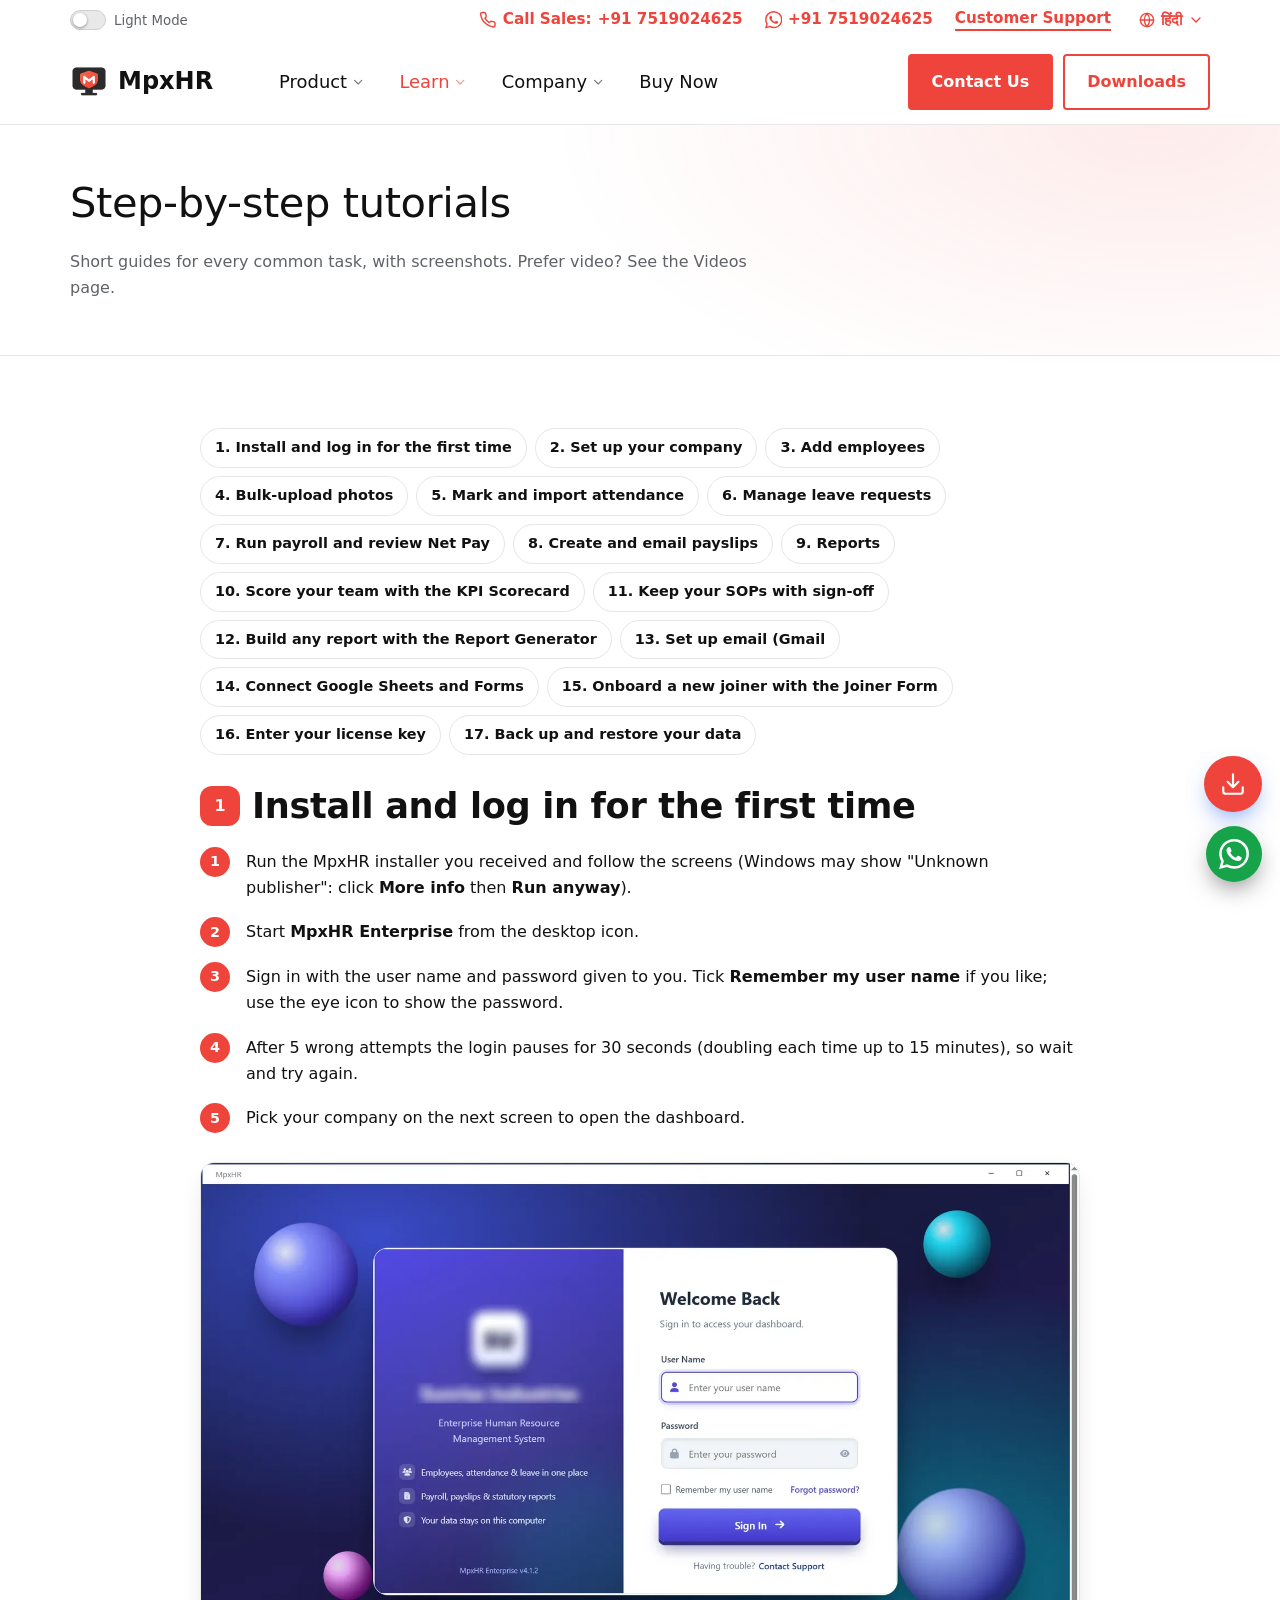
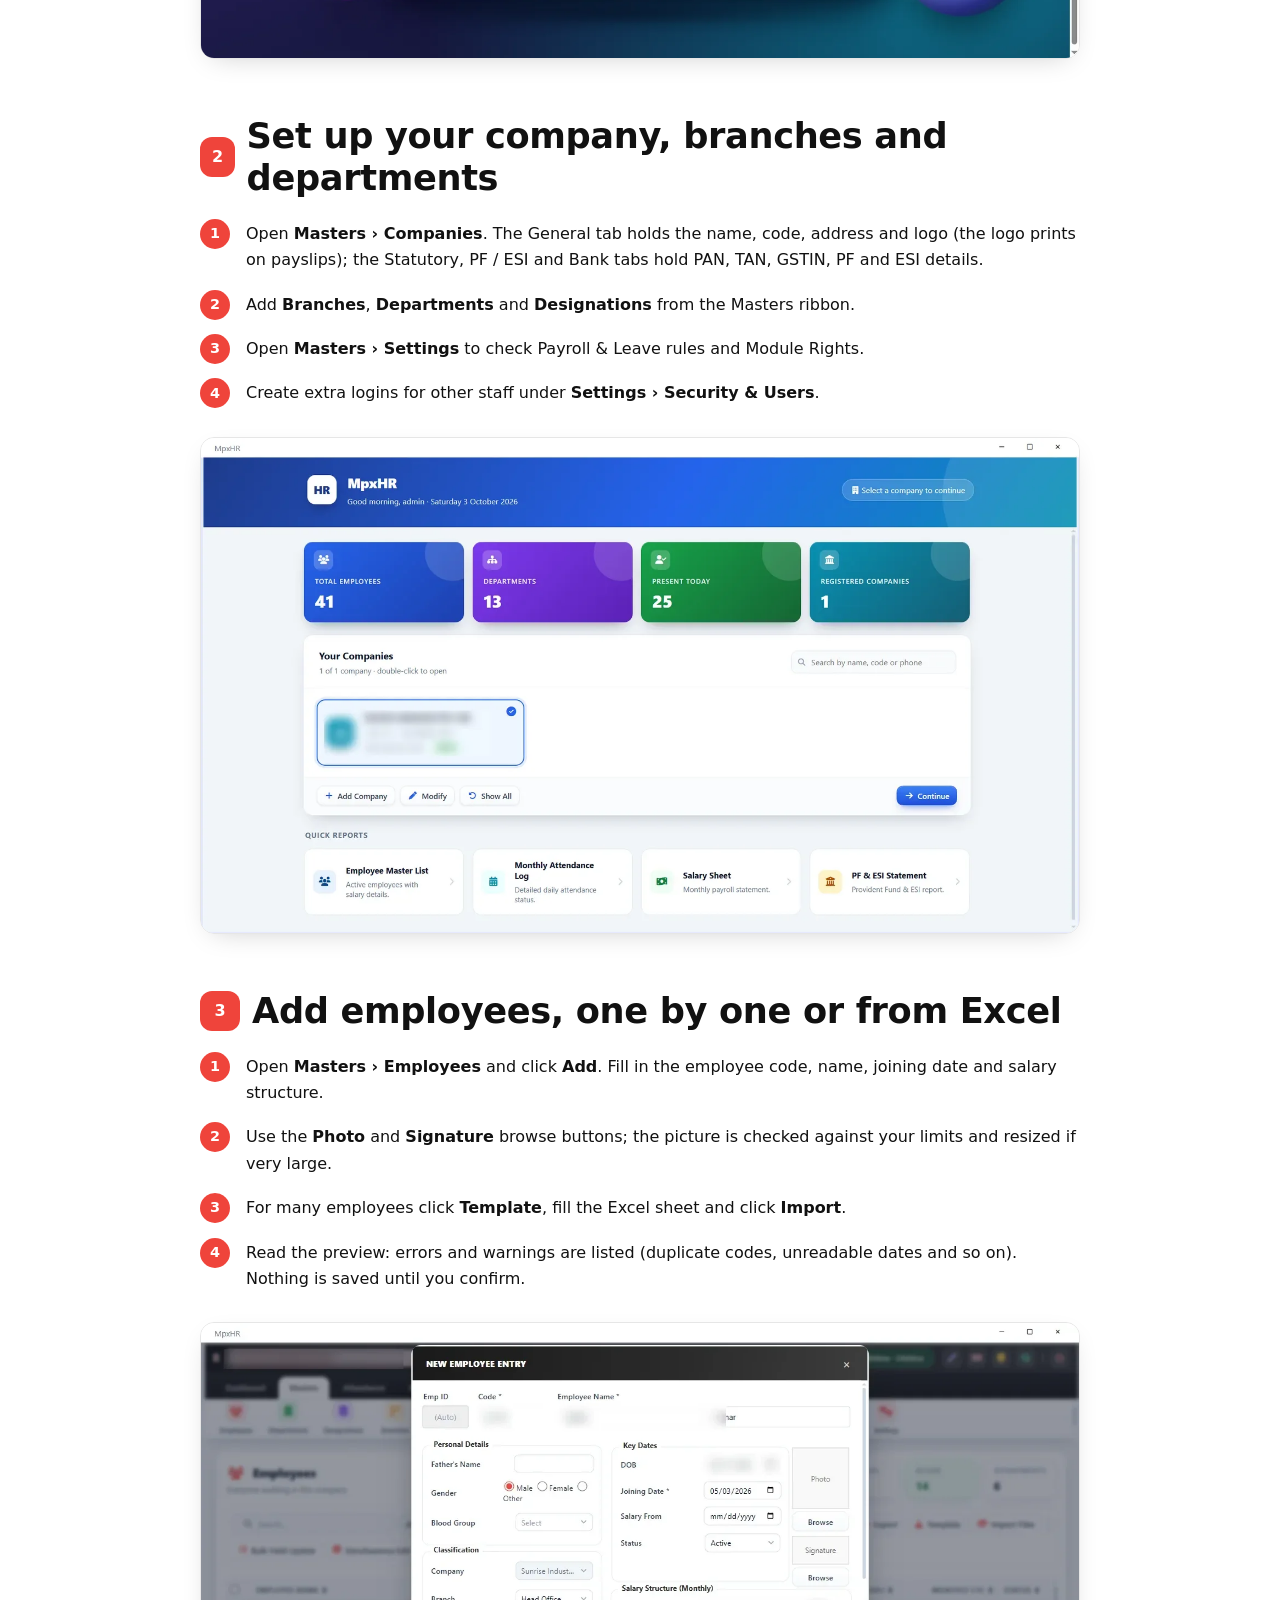
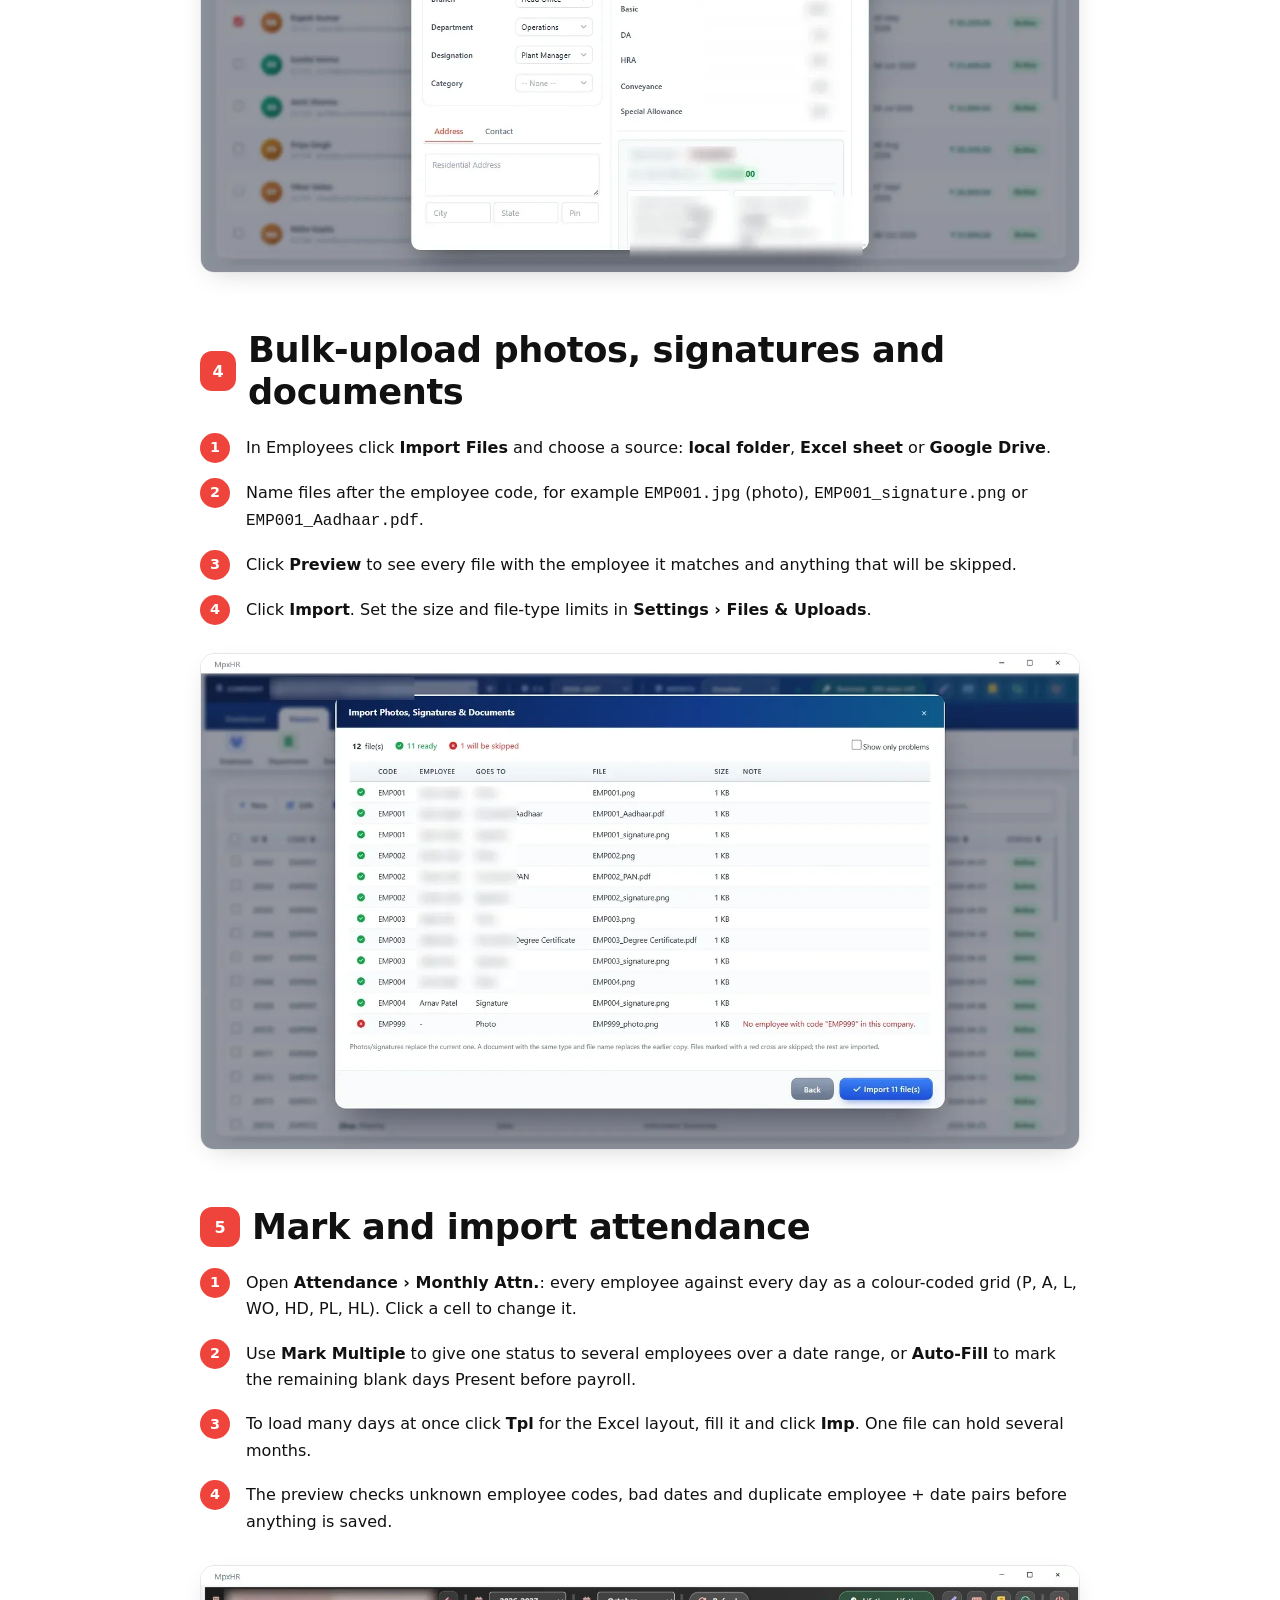
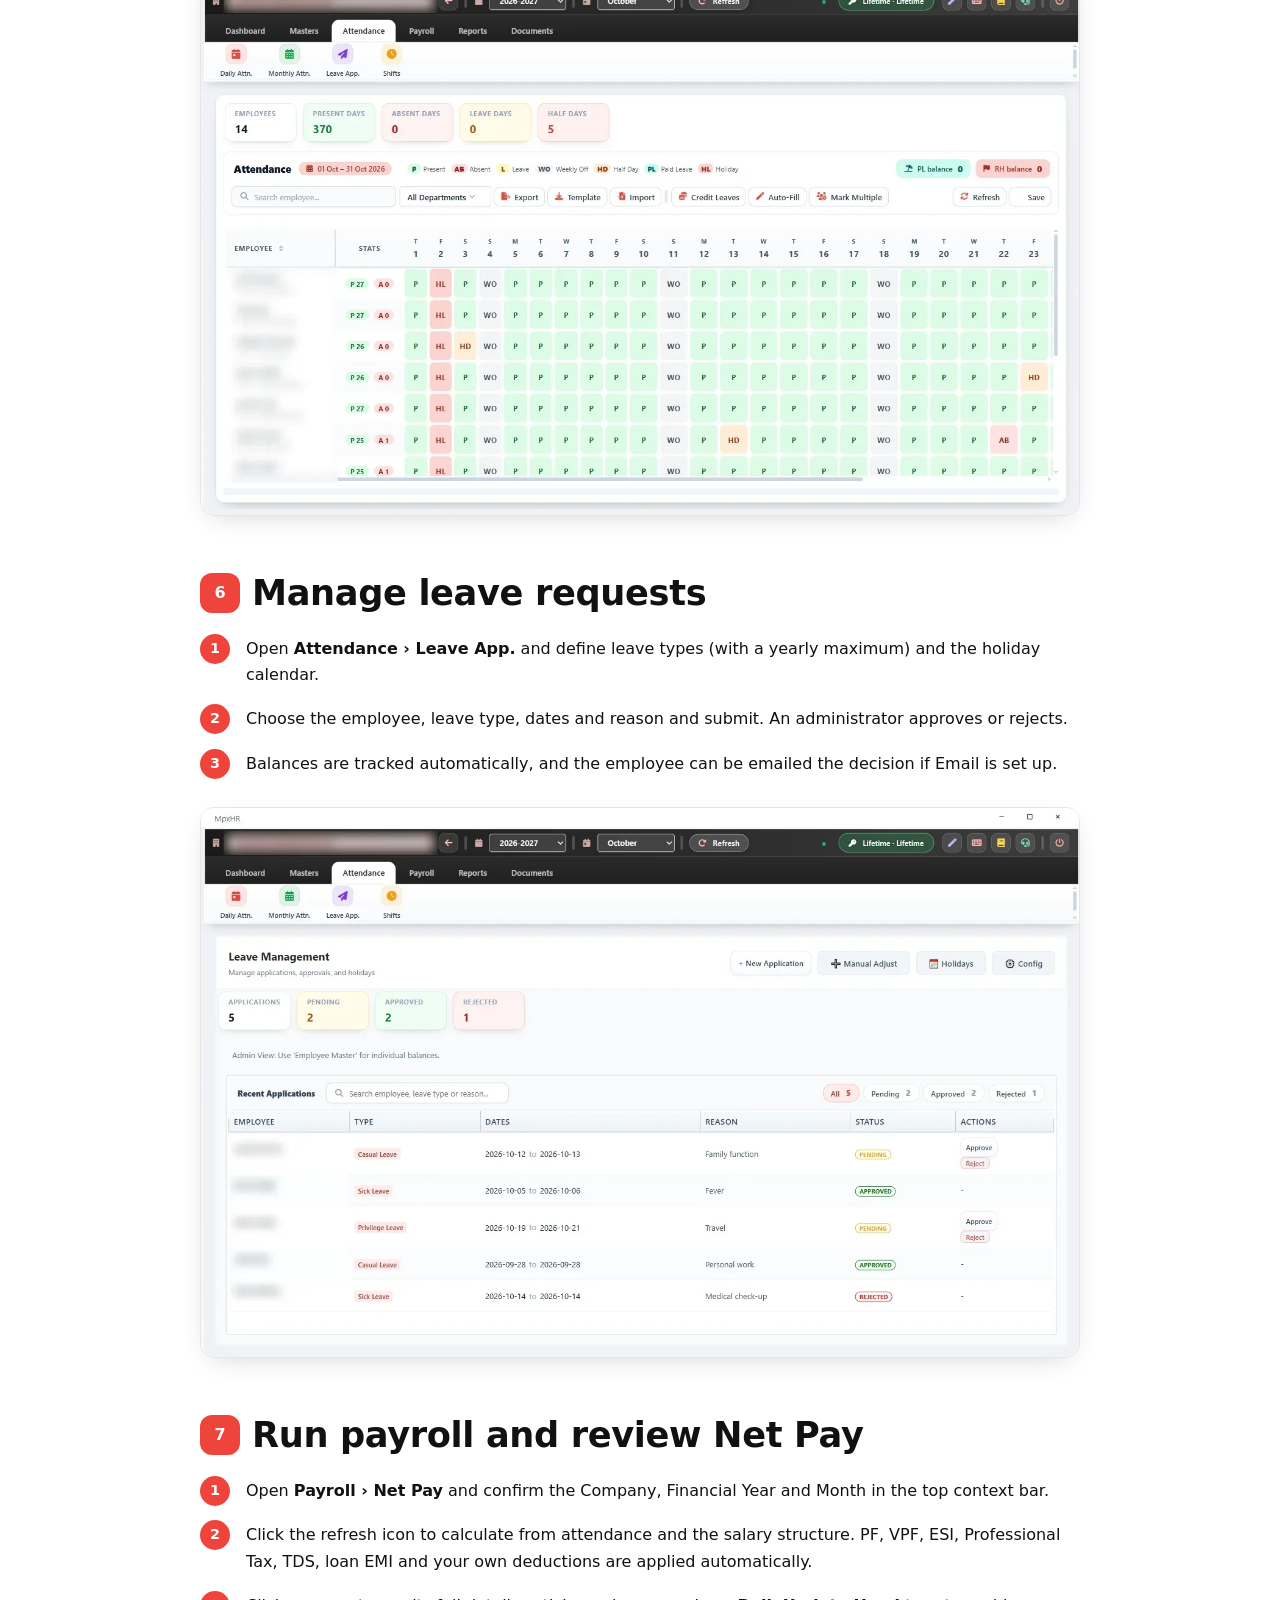
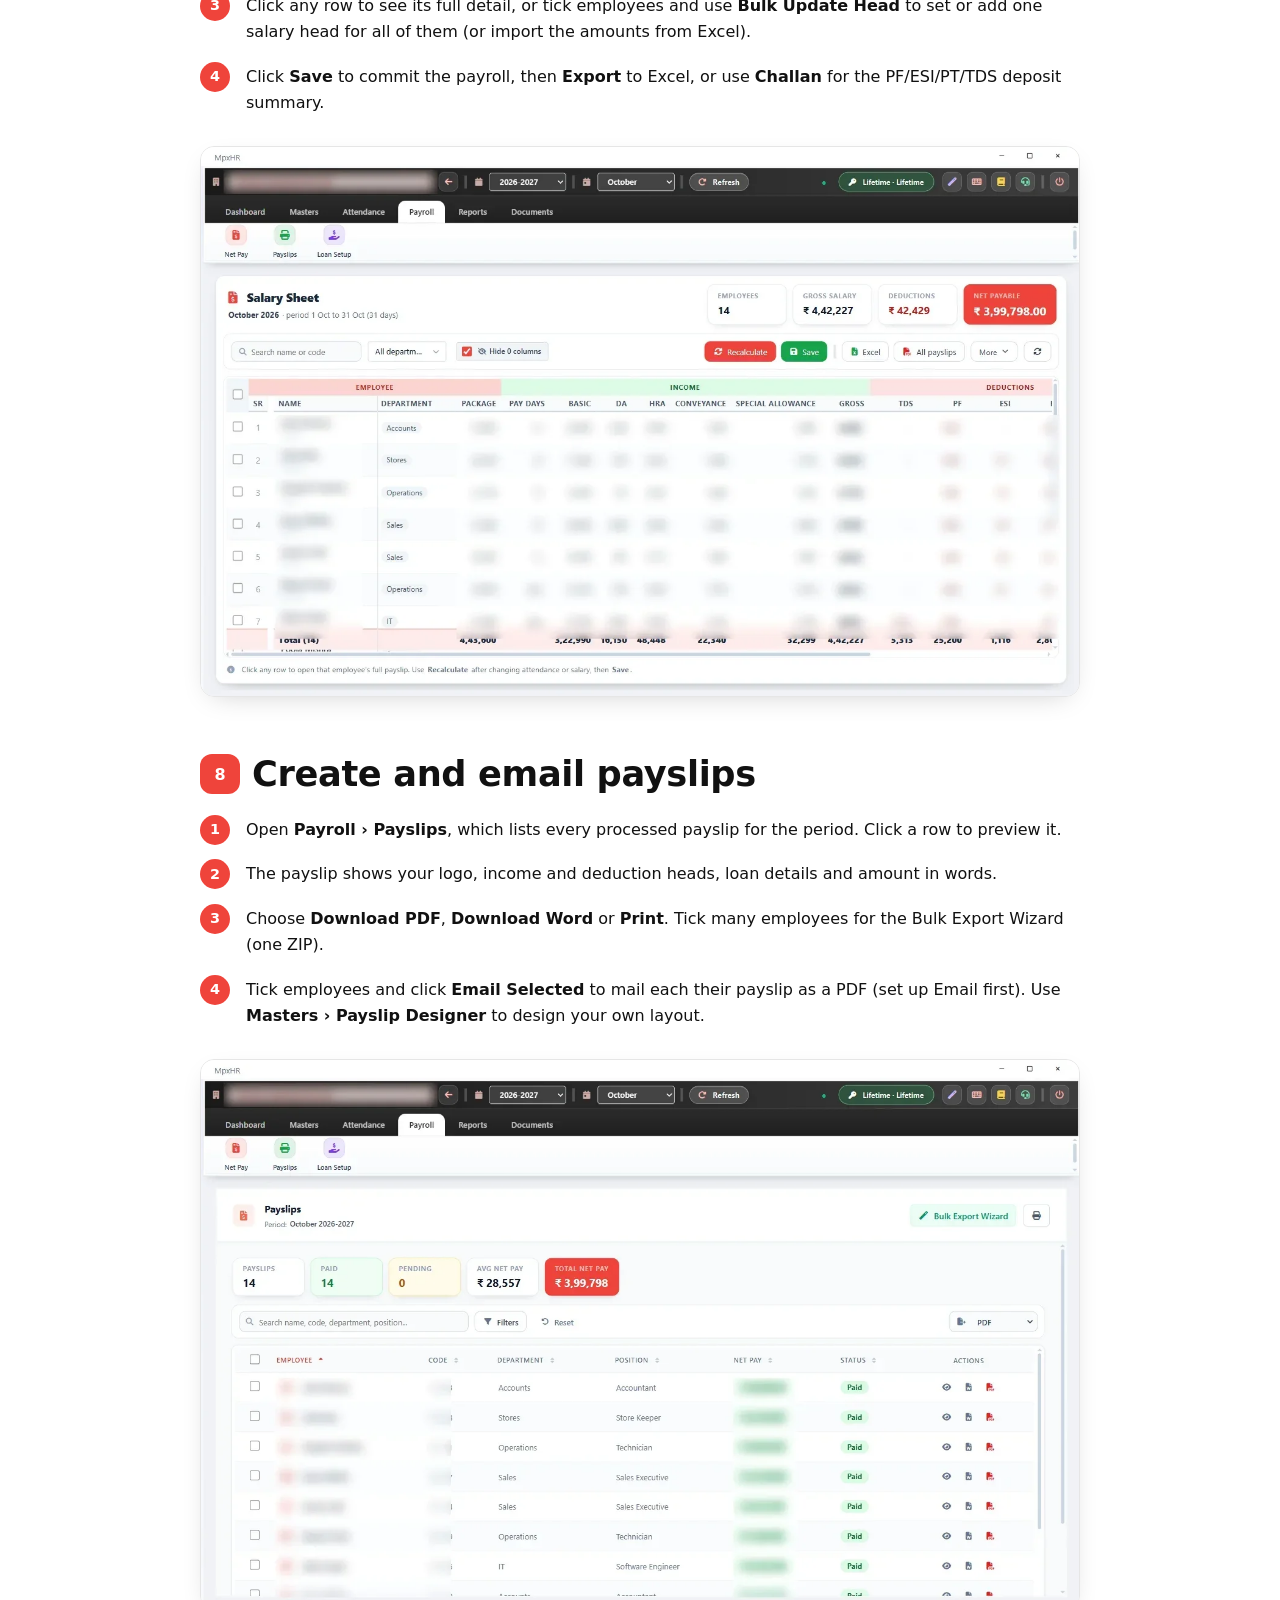
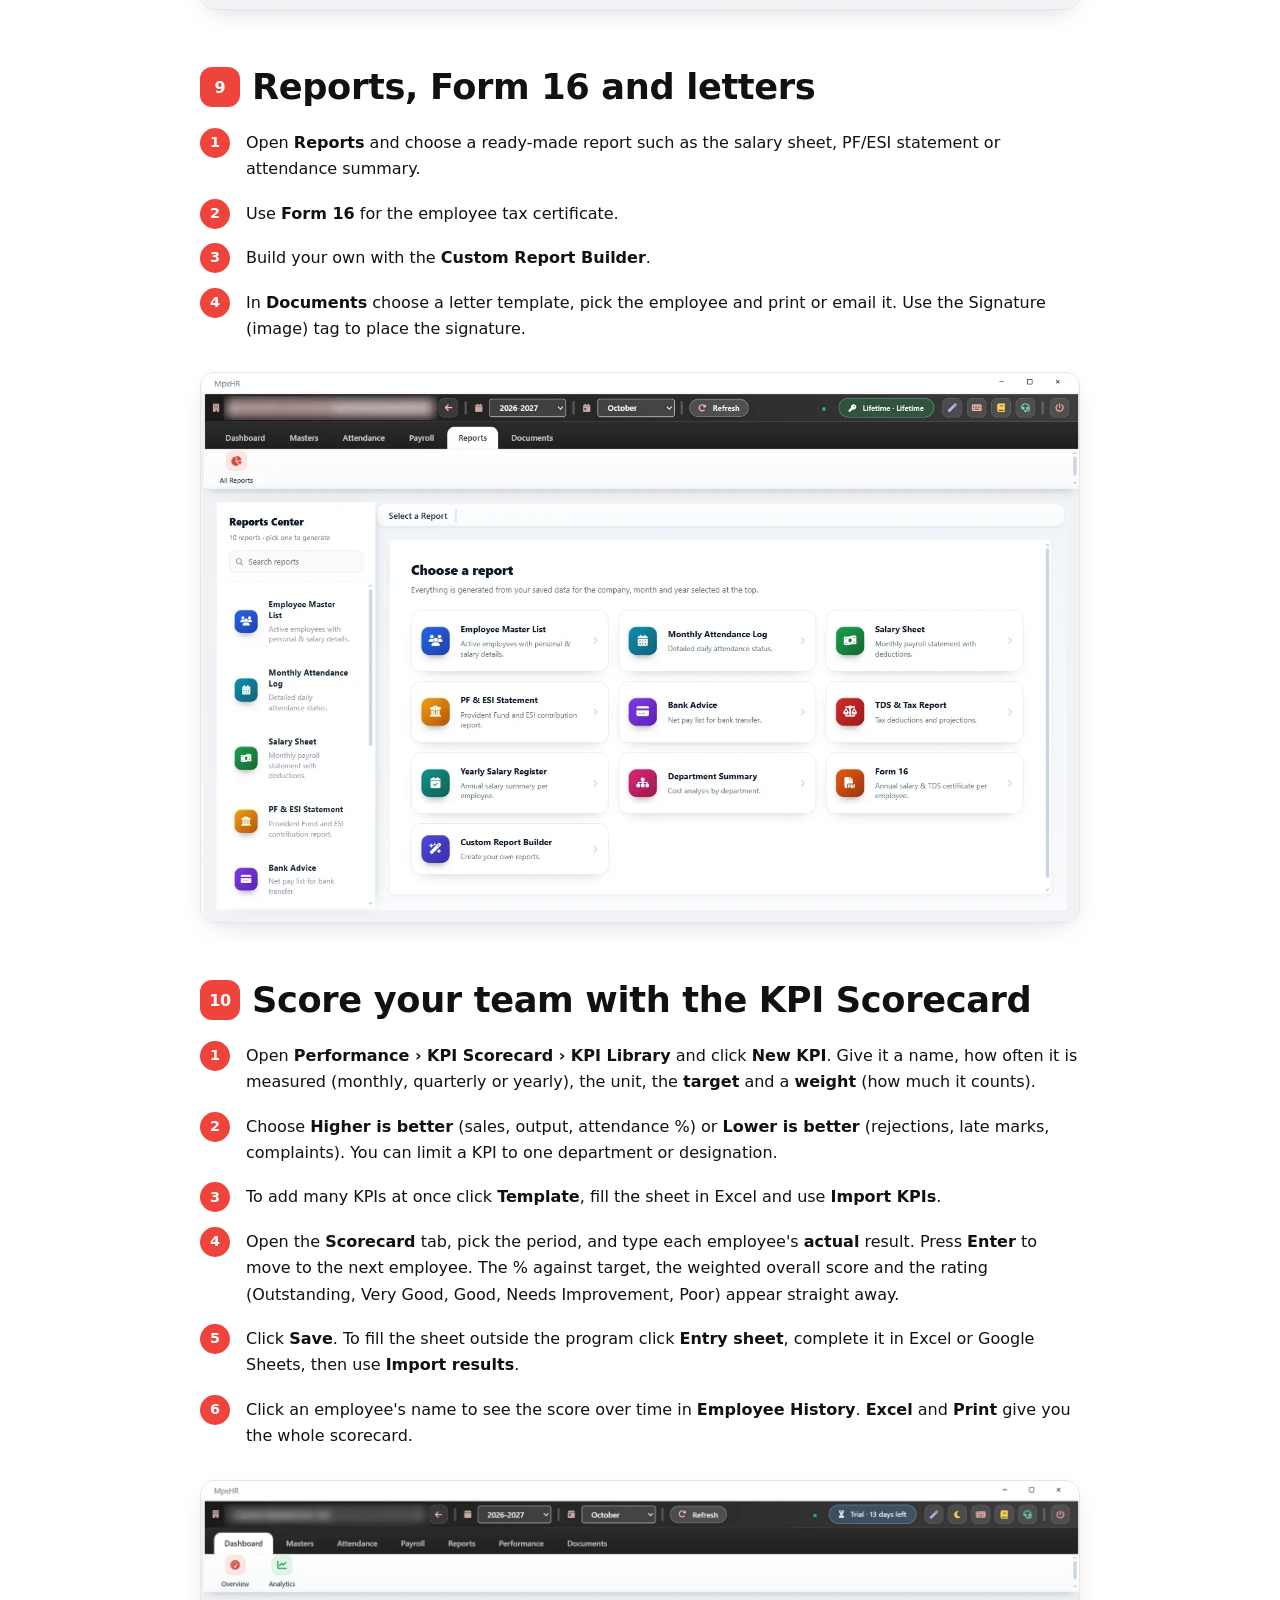
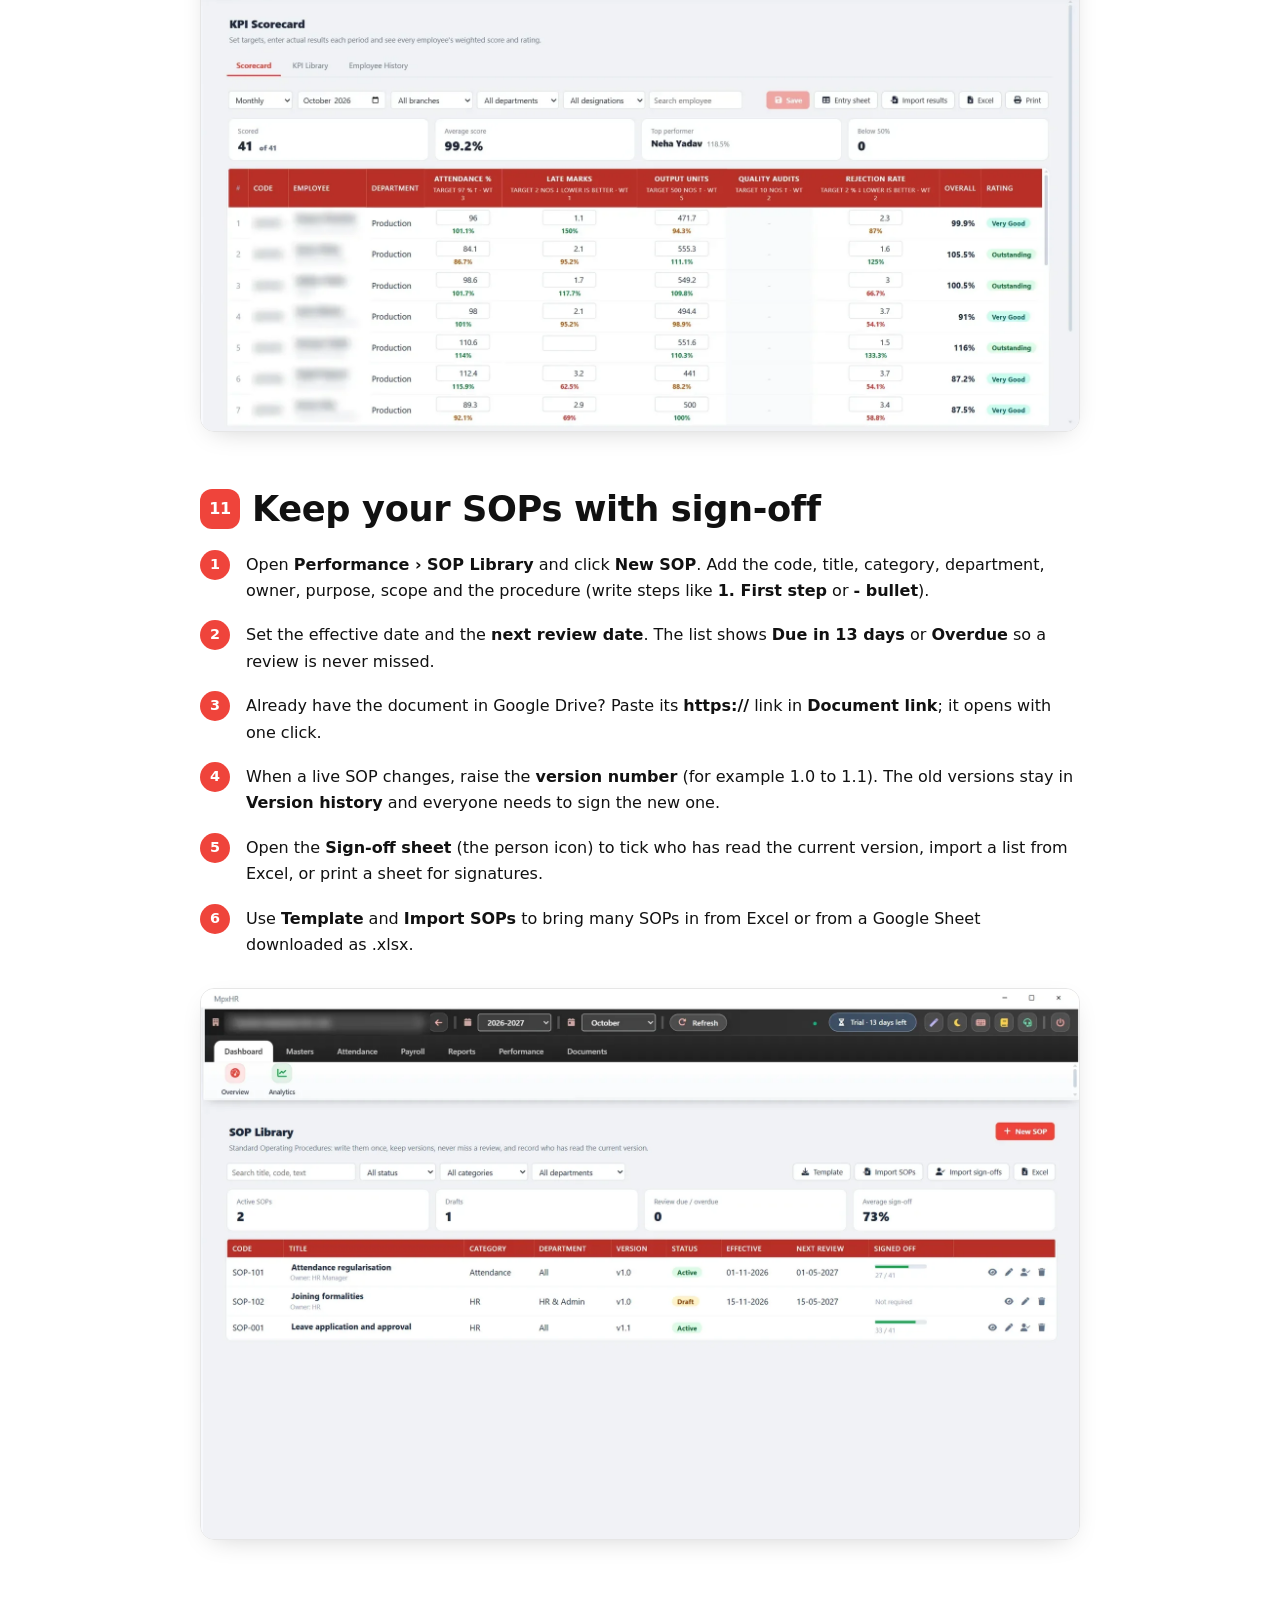
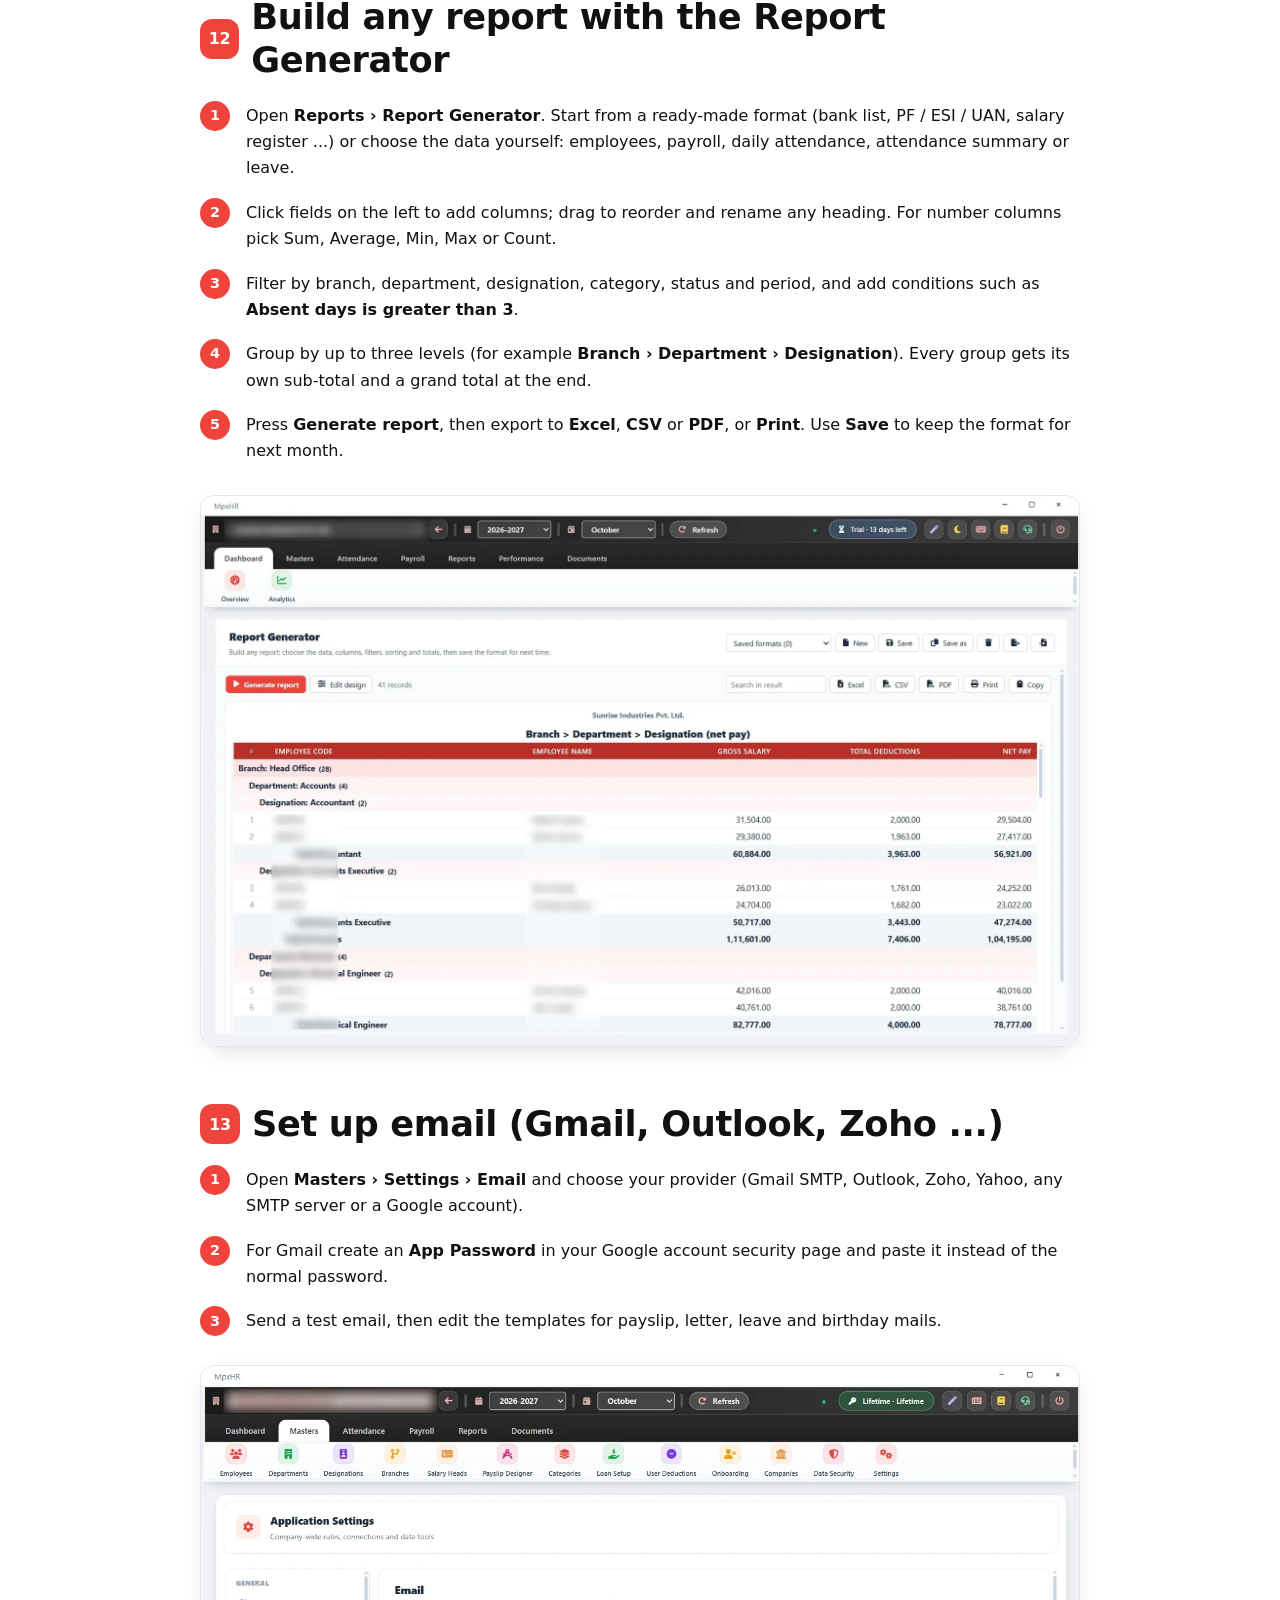
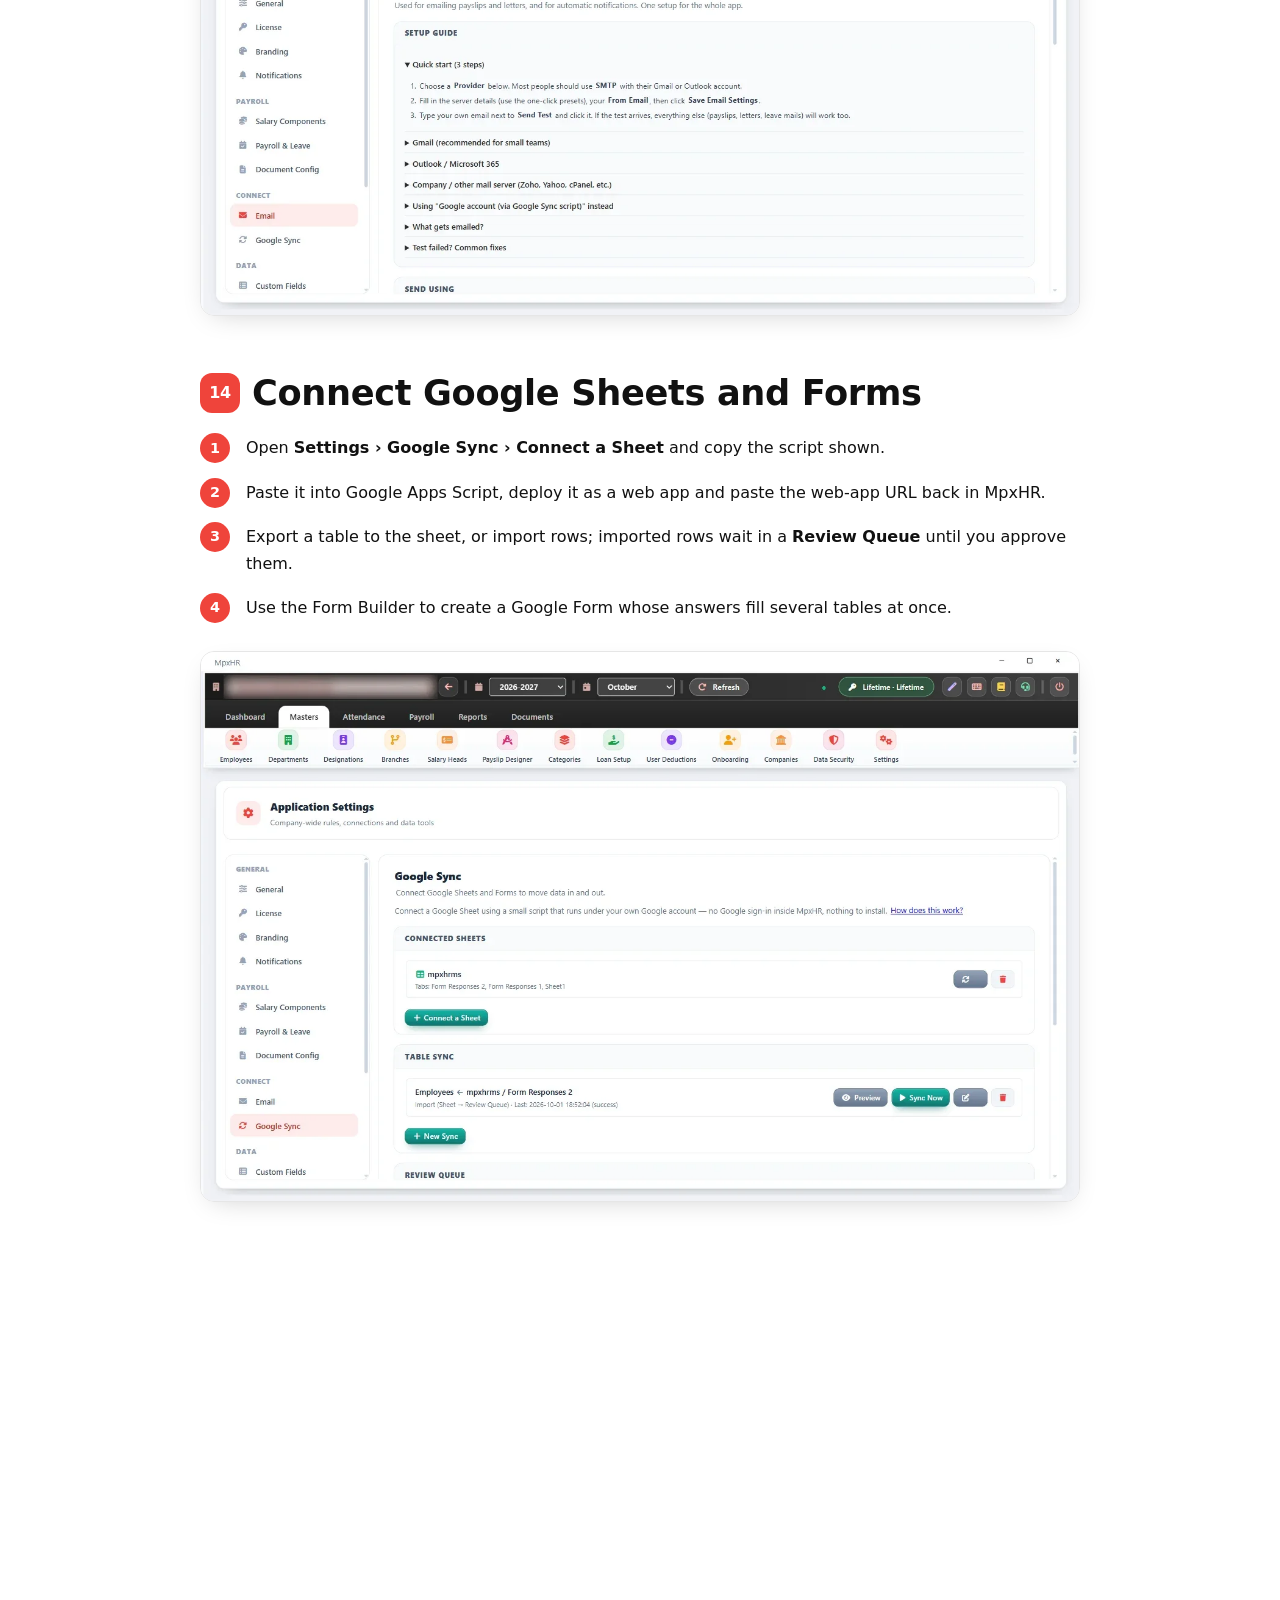
<file: tutorials.html>
<!doctype html>
<html lang="en"><head>
<meta charset="utf-8"><meta name="viewport" content="width=device-width,initial-scale=1">
<title>Tutorials | MpxHR</title>
<meta name="description" content="Step-by-step MpxHR tutorials: install, company setup, employees, bulk file import, attendance, payroll, payslips, reports, email, Google Sync, license and backup.">

<meta property="og:type" content="website"><meta property="og:title" content="Tutorials | MpxHR"><meta property="og:description" content="Step-by-step MpxHR tutorials: install, company setup, employees, bulk file import, attendance, payroll, payslips, reports, email, Google Sync, license and backup."><meta property="og:image" content="assets/img/og.jpg">
<meta name="twitter:card" content="summary_large_image">
<meta name="theme-color" content="#ef443b">
<link rel="icon" href="assets/img/favicon.png">
<link rel="stylesheet" href="assets/site.css">
</head><body>
<a class="skip" href="#main">Skip to content</a>
<div class="topbar"><div class="wrap"><button class="themesw" id="themesw" type="button" aria-label="Switch light / dark mode"><span class="sw"><i></i></span> <span class="swt">Light Mode</span></button><span class="sp"></span><a href="tel:+917519024625"><svg class="ic " viewBox="0 0 24 24" fill="none" stroke="currentColor" stroke-width="2" stroke-linecap="round" stroke-linejoin="round" aria-hidden="true"><path d="M22 16.92v3a2 2 0 0 1-2.18 2 19.79 19.79 0 0 1-8.63-3.07 19.5 19.5 0 0 1-6-6 19.79 19.79 0 0 1-3.07-8.67A2 2 0 0 1 4.11 2h3a2 2 0 0 1 2 1.72c.127.96.361 1.903.7 2.81a2 2 0 0 1-.45 2.11L8.09 9.91a16 16 0 0 0 6 6l1.27-1.27a2 2 0 0 1 2.11-.45c.907.339 1.85.573 2.81.7A2 2 0 0 1 22 16.92z"/></svg> <b>Call Sales:</b> +91 7519024625</a><a href="https://wa.me/917519024625?text=Hello%2C%20I%20would%20like%20to%20know%20more%20about%20MpxHR." target="_blank" rel="noopener"><svg class="ic ic-fill " viewBox="0 0 24 24" fill="currentColor" aria-hidden="true"><path d="M17.472 14.382c-.297-.149-1.758-.867-2.03-.967-.273-.099-.471-.148-.67.15-.197.297-.767.966-.94 1.164-.173.199-.347.223-.644.075-.297-.15-1.255-.463-2.39-1.475-.883-.788-1.48-1.761-1.653-2.059-.173-.297-.018-.458.13-.606.134-.133.298-.347.446-.52.149-.174.198-.298.298-.497.099-.198.05-.371-.025-.52-.075-.149-.669-1.612-.916-2.207-.242-.579-.487-.5-.669-.51-.173-.008-.371-.01-.57-.01-.198 0-.52.074-.792.372-.272.297-1.04 1.016-1.04 2.479 0 1.462 1.065 2.875 1.213 3.074.149.198 2.096 3.2 5.077 4.487.709.306 1.262.489 1.694.625.712.227 1.36.195 1.871.118.571-.085 1.758-.719 2.006-1.413.248-.694.248-1.289.173-1.413-.074-.124-.272-.198-.57-.347m-5.421 7.403h-.004a9.87 9.87 0 01-5.031-1.378l-.361-.214-3.741.982.998-3.648-.235-.374a9.86 9.86 0 01-1.51-5.26c.001-5.45 4.436-9.884 9.888-9.884 2.64 0 5.122 1.03 6.988 2.898a9.825 9.825 0 012.893 6.994c-.003 5.45-4.437 9.884-9.885 9.884m8.413-18.297A11.815 11.815 0 0012.05 0C5.495 0 .16 5.335.157 11.892c0 2.096.547 4.142 1.588 5.945L.057 24l6.305-1.654a11.882 11.882 0 005.683 1.448h.005c6.554 0 11.89-5.335 11.893-11.893a11.821 11.821 0 00-3.48-8.413Z"/></svg> +91 7519024625</a><a href="contact.html" class="tb-link">Customer Support</a><button class="lang" id="langbtn" aria-label="Language"><svg class="ic " viewBox="0 0 24 24" fill="none" stroke="currentColor" stroke-width="2" stroke-linecap="round" stroke-linejoin="round" aria-hidden="true"><circle cx="12" cy="12" r="10"/><path d="M2 12h20M12 2a15.3 15.3 0 0 1 4 10 15.3 15.3 0 0 1-4 10 15.3 15.3 0 0 1-4-10 15.3 15.3 0 0 1 4-10z"/></svg> <span id="langtxt">हिंदी</span> <svg class="ic " viewBox="0 0 24 24" fill="none" stroke="currentColor" stroke-width="2" stroke-linecap="round" stroke-linejoin="round" aria-hidden="true"><path d="M6 9l6 6 6-6"/></svg></button></div></div>
<header class="hdr"><div class="wrap">
<a class="brand" href="index.html"><img src="assets/img/logo.png" alt="" width="32" height="32">MpxHR</a>
<button class="burger" aria-label="Menu" aria-expanded="false"><svg class="ic " viewBox="0 0 24 24" fill="none" stroke="currentColor" stroke-width="2" stroke-linecap="round" stroke-linejoin="round" aria-hidden="true"><path d="M3 12h18M3 6h18M3 18h18"/></svg></button>
<nav class="nav"><div class="dd "><a href="features.html" class="dd-t" aria-haspopup="true"><span data-i18n="nav.product">Product</span> <svg class="ic " viewBox="0 0 24 24" fill="none" stroke="currentColor" stroke-width="2" stroke-linecap="round" stroke-linejoin="round" aria-hidden="true"><path d="M6 9l6 6 6-6"/></svg></a><div class="dd-m"><a href="features.html" class=""><span data-i18n="nav.features">Features</span></a><a href="pricing.html" class=""><span data-i18n="nav.pricing">Pricing</span></a><a href="download.html" class=""><span data-i18n="nav.download">Download</span></a><a href="releases.html" class=""><span data-i18n="nav.releases">Release notes</span></a></div></div><div class="dd on"><a href="tutorials.html" class="dd-t" aria-haspopup="true"><span data-i18n="nav.learn">Learn</span> <svg class="ic " viewBox="0 0 24 24" fill="none" stroke="currentColor" stroke-width="2" stroke-linecap="round" stroke-linejoin="round" aria-hidden="true"><path d="M6 9l6 6 6-6"/></svg></a><div class="dd-m"><a href="tutorials.html" class="on"><span data-i18n="nav.tutorials">Tutorials</span></a><a href="docs.html" class=""><span data-i18n="nav.docs">Documentation</span></a><a href="videos.html" class=""><span data-i18n="nav.videos">Videos</span></a></div></div><div class="dd "><a href="contact.html" class="dd-t" aria-haspopup="true"><span data-i18n="nav.company">Company</span> <svg class="ic " viewBox="0 0 24 24" fill="none" stroke="currentColor" stroke-width="2" stroke-linecap="round" stroke-linejoin="round" aria-hidden="true"><path d="M6 9l6 6 6-6"/></svg></a><div class="dd-m"><a href="contact.html" class=""><span data-i18n="nav.contact">Contact</span></a></div></div><a href="pricing.html" class="buy "><span data-i18n="nav.buy">Buy Now</span></a></nav>
<div class="tools"><a class="btn sq" href="contact.html">Contact Us</a><a class="btn sq outl" href="download.html">Downloads</a></div>
</div></header>
<main id="main"><section class="page-hero"><div class="wrap"><h1 data-i18n="tut.h">Step-by-step tutorials</h1><p data-i18n="tut.p">Short guides for every common task, with screenshots. Prefer video? See the Videos page.</p></div></section><section class="s"><div class="wrap" style="max-width:920px">
<div class="toc-chips"><a class="chip" href="#install">1. Install and log in for the first time</a><a class="chip" href="#company">2. Set up your company</a><a class="chip" href="#employees">3. Add employees</a><a class="chip" href="#files">4. Bulk-upload photos</a><a class="chip" href="#attendance">5. Mark and import attendance</a><a class="chip" href="#leave">6. Manage leave requests</a><a class="chip" href="#payroll">7. Run payroll and review Net Pay</a><a class="chip" href="#payslips">8. Create and email payslips</a><a class="chip" href="#reports">9. Reports</a><a class="chip" href="#kpi">10. Score your team with the KPI Scorecard</a><a class="chip" href="#sop">11. Keep your SOPs with sign-off</a><a class="chip" href="#reportgen">12. Build any report with the Report Generator</a><a class="chip" href="#email">13. Set up email (Gmail</a><a class="chip" href="#google">14. Connect Google Sheets and Forms</a><a class="chip" href="#onboarding">15. Onboard a new joiner with the Joiner Form</a><a class="chip" href="#license">16. Enter your license key</a><a class="chip" href="#backup">17. Back up and restore your data</a></div>
<article class="tut" id="install"><h2><span class="ico" style="display:inline-grid;width:40px;height:40px;border-radius:12px;background:var(--brand);color:#fff;place-items:center;font-size:1rem;font-weight:800">1</span>Install and log in for the first time</h2>
<ol><li>Run the MpxHR installer you received and follow the screens (Windows may show "Unknown publisher": click <b>More info</b> then <b>Run anyway</b>).</li><li>Start <b>MpxHR Enterprise</b> from the desktop icon.</li><li>Sign in with the user name and password given to you. Tick <b>Remember my user name</b> if you like; use the eye icon to show the password.</li><li>After 5 wrong attempts the login pauses for 30 seconds (doubling each time up to 15 minutes), so wait and try again.</li><li>Pick your company on the next screen to open the dashboard.</li></ol><div data-zoom style="cursor:zoom-in"><img src="assets/img/s01_login.webp" alt="Install and log in for the first time" loading="lazy" style="border-radius:14px;border:1px solid var(--line);box-shadow:var(--shadow)"></div></article><article class="tut" id="company"><h2><span class="ico" style="display:inline-grid;width:40px;height:40px;border-radius:12px;background:var(--brand);color:#fff;place-items:center;font-size:1rem;font-weight:800">2</span>Set up your company, branches and departments</h2>
<ol><li>Open <b>Masters › Companies</b>. The General tab holds the name, code, address and logo (the logo prints on payslips); the Statutory, PF / ESI and Bank tabs hold PAN, TAN, GSTIN, PF and ESI details.</li><li>Add <b>Branches</b>, <b>Departments</b> and <b>Designations</b> from the Masters ribbon.</li><li>Open <b>Masters › Settings</b> to check Payroll &amp; Leave rules and Module Rights.</li><li>Create extra logins for other staff under <b>Settings › Security &amp; Users</b>.</li></ol><div data-zoom style="cursor:zoom-in"><img src="assets/img/s02_gateway.webp" alt="Set up your company, branches and departments" loading="lazy" style="border-radius:14px;border:1px solid var(--line);box-shadow:var(--shadow)"></div></article><article class="tut" id="employees"><h2><span class="ico" style="display:inline-grid;width:40px;height:40px;border-radius:12px;background:var(--brand);color:#fff;place-items:center;font-size:1rem;font-weight:800">3</span>Add employees, one by one or from Excel</h2>
<ol><li>Open <b>Masters › Employees</b> and click <b>Add</b>. Fill in the employee code, name, joining date and salary structure.</li><li>Use the <b>Photo</b> and <b>Signature</b> browse buttons; the picture is checked against your limits and resized if very large.</li><li>For many employees click <b>Template</b>, fill the Excel sheet and click <b>Import</b>.</li><li>Read the preview: errors and warnings are listed (duplicate codes, unreadable dates and so on). Nothing is saved until you confirm.</li></ol><div data-zoom style="cursor:zoom-in"><img src="assets/img/s07_employee_form.webp" alt="Add employees, one by one or from Excel" loading="lazy" style="border-radius:14px;border:1px solid var(--line);box-shadow:var(--shadow)"></div></article><article class="tut" id="files"><h2><span class="ico" style="display:inline-grid;width:40px;height:40px;border-radius:12px;background:var(--brand);color:#fff;place-items:center;font-size:1rem;font-weight:800">4</span>Bulk-upload photos, signatures and documents</h2>
<ol><li>In Employees click <b>Import Files</b> and choose a source: <b>local folder</b>, <b>Excel sheet</b> or <b>Google Drive</b>.</li><li>Name files after the employee code, for example <code>EMP001.jpg</code> (photo), <code>EMP001_signature.png</code> or <code>EMP001_Aadhaar.pdf</code>.</li><li>Click <b>Preview</b> to see every file with the employee it matches and anything that will be skipped.</li><li>Click <b>Import</b>. Set the size and file-type limits in <b>Settings › Files &amp; Uploads</b>.</li></ol><div data-zoom style="cursor:zoom-in"><img src="assets/img/s08_import_files_preview.webp" alt="Bulk-upload photos, signatures and documents" loading="lazy" style="border-radius:14px;border:1px solid var(--line);box-shadow:var(--shadow)"></div></article><article class="tut" id="attendance"><h2><span class="ico" style="display:inline-grid;width:40px;height:40px;border-radius:12px;background:var(--brand);color:#fff;place-items:center;font-size:1rem;font-weight:800">5</span>Mark and import attendance</h2>
<ol><li>Open <b>Attendance › Monthly Attn.</b>: every employee against every day as a colour-coded grid (P, A, L, WO, HD, PL, HL). Click a cell to change it.</li><li>Use <b>Mark Multiple</b> to give one status to several employees over a date range, or <b>Auto-Fill</b> to mark the remaining blank days Present before payroll.</li><li>To load many days at once click <b>Tpl</b> for the Excel layout, fill it and click <b>Imp</b>. One file can hold several months.</li><li>The preview checks unknown employee codes, bad dates and duplicate employee + date pairs before anything is saved.</li></ol><div data-zoom style="cursor:zoom-in"><img src="assets/img/s09_attendance.webp" alt="Mark and import attendance" loading="lazy" style="border-radius:14px;border:1px solid var(--line);box-shadow:var(--shadow)"></div></article><article class="tut" id="leave"><h2><span class="ico" style="display:inline-grid;width:40px;height:40px;border-radius:12px;background:var(--brand);color:#fff;place-items:center;font-size:1rem;font-weight:800">6</span>Manage leave requests</h2>
<ol><li>Open <b>Attendance › Leave App.</b> and define leave types (with a yearly maximum) and the holiday calendar.</li><li>Choose the employee, leave type, dates and reason and submit. An administrator approves or rejects.</li><li>Balances are tracked automatically, and the employee can be emailed the decision if Email is set up.</li></ol><div data-zoom style="cursor:zoom-in"><img src="assets/img/s17_leave.webp" alt="Manage leave requests" loading="lazy" style="border-radius:14px;border:1px solid var(--line);box-shadow:var(--shadow)"></div></article><article class="tut" id="payroll"><h2><span class="ico" style="display:inline-grid;width:40px;height:40px;border-radius:12px;background:var(--brand);color:#fff;place-items:center;font-size:1rem;font-weight:800">7</span>Run payroll and review Net Pay</h2>
<ol><li>Open <b>Payroll › Net Pay</b> and confirm the Company, Financial Year and Month in the top context bar.</li><li>Click the refresh icon to calculate from attendance and the salary structure. PF, VPF, ESI, Professional Tax, TDS, loan EMI and your own deductions are applied automatically.</li><li>Click any row to see its full detail, or tick employees and use <b>Bulk Update Head</b> to set or add one salary head for all of them (or import the amounts from Excel).</li><li>Click <b>Save</b> to commit the payroll, then <b>Export</b> to Excel, or use <b>Challan</b> for the PF/ESI/PT/TDS deposit summary.</li></ol><div data-zoom style="cursor:zoom-in"><img src="assets/img/s10_payroll.webp" alt="Run payroll and review Net Pay" loading="lazy" style="border-radius:14px;border:1px solid var(--line);box-shadow:var(--shadow)"></div></article><article class="tut" id="payslips"><h2><span class="ico" style="display:inline-grid;width:40px;height:40px;border-radius:12px;background:var(--brand);color:#fff;place-items:center;font-size:1rem;font-weight:800">8</span>Create and email payslips</h2>
<ol><li>Open <b>Payroll › Payslips</b>, which lists every processed payslip for the period. Click a row to preview it.</li><li>The payslip shows your logo, income and deduction heads, loan details and amount in words.</li><li>Choose <b>Download PDF</b>, <b>Download Word</b> or <b>Print</b>. Tick many employees for the Bulk Export Wizard (one ZIP).</li><li>Tick employees and click <b>Email Selected</b> to mail each their payslip as a PDF (set up Email first). Use <b>Masters › Payslip Designer</b> to design your own layout.</li></ol><div data-zoom style="cursor:zoom-in"><img src="assets/img/s11_payslips.webp" alt="Create and email payslips" loading="lazy" style="border-radius:14px;border:1px solid var(--line);box-shadow:var(--shadow)"></div></article><article class="tut" id="reports"><h2><span class="ico" style="display:inline-grid;width:40px;height:40px;border-radius:12px;background:var(--brand);color:#fff;place-items:center;font-size:1rem;font-weight:800">9</span>Reports, Form 16 and letters</h2>
<ol><li>Open <b>Reports</b> and choose a ready-made report such as the salary sheet, PF/ESI statement or attendance summary.</li><li>Use <b>Form 16</b> for the employee tax certificate.</li><li>Build your own with the <b>Custom Report Builder</b>.</li><li>In <b>Documents</b> choose a letter template, pick the employee and print or email it. Use the Signature (image) tag to place the signature.</li></ol><div data-zoom style="cursor:zoom-in"><img src="assets/img/s14_reports_center.webp" alt="Reports, Form 16 and letters" loading="lazy" style="border-radius:14px;border:1px solid var(--line);box-shadow:var(--shadow)"></div></article><article class="tut" id="kpi"><h2><span class="ico" style="display:inline-grid;width:40px;height:40px;border-radius:12px;background:var(--brand);color:#fff;place-items:center;font-size:1rem;font-weight:800">10</span>Score your team with the KPI Scorecard</h2>
<ol><li>Open <b>Performance › KPI Scorecard › KPI Library</b> and click <b>New KPI</b>. Give it a name, how often it is measured (monthly, quarterly or yearly), the unit, the <b>target</b> and a <b>weight</b> (how much it counts).</li><li>Choose <b>Higher is better</b> (sales, output, attendance %) or <b>Lower is better</b> (rejections, late marks, complaints). You can limit a KPI to one department or designation.</li><li>To add many KPIs at once click <b>Template</b>, fill the sheet in Excel and use <b>Import KPIs</b>.</li><li>Open the <b>Scorecard</b> tab, pick the period, and type each employee's <b>actual</b> result. Press <b>Enter</b> to move to the next employee. The % against target, the weighted overall score and the rating (Outstanding, Very Good, Good, Needs Improvement, Poor) appear straight away.</li><li>Click <b>Save</b>. To fill the sheet outside the program click <b>Entry sheet</b>, complete it in Excel or Google Sheets, then use <b>Import results</b>.</li><li>Click an employee's name to see the score over time in <b>Employee History</b>. <b>Excel</b> and <b>Print</b> give you the whole scorecard.</li></ol><div data-zoom style="cursor:zoom-in"><img src="assets/img/s35_kpi_scorecard.webp" alt="Score your team with the KPI Scorecard" loading="lazy" style="border-radius:14px;border:1px solid var(--line);box-shadow:var(--shadow)"></div></article><article class="tut" id="sop"><h2><span class="ico" style="display:inline-grid;width:40px;height:40px;border-radius:12px;background:var(--brand);color:#fff;place-items:center;font-size:1rem;font-weight:800">11</span>Keep your SOPs with sign-off</h2>
<ol><li>Open <b>Performance › SOP Library</b> and click <b>New SOP</b>. Add the code, title, category, department, owner, purpose, scope and the procedure (write steps like <b>1. First step</b> or <b>- bullet</b>).</li><li>Set the effective date and the <b>next review date</b>. The list shows <b>Due in 13 days</b> or <b>Overdue</b> so a review is never missed.</li><li>Already have the document in Google Drive? Paste its <b>https://</b> link in <b>Document link</b>; it opens with one click.</li><li>When a live SOP changes, raise the <b>version number</b> (for example 1.0 to 1.1). The old versions stay in <b>Version history</b> and everyone needs to sign the new one.</li><li>Open the <b>Sign-off sheet</b> (the person icon) to tick who has read the current version, import a list from Excel, or print a sheet for signatures.</li><li>Use <b>Template</b> and <b>Import SOPs</b> to bring many SOPs in from Excel or from a Google Sheet downloaded as .xlsx.</li></ol><div data-zoom style="cursor:zoom-in"><img src="assets/img/s36_sop_library.webp" alt="Keep your SOPs with sign-off" loading="lazy" style="border-radius:14px;border:1px solid var(--line);box-shadow:var(--shadow)"></div></article><article class="tut" id="reportgen"><h2><span class="ico" style="display:inline-grid;width:40px;height:40px;border-radius:12px;background:var(--brand);color:#fff;place-items:center;font-size:1rem;font-weight:800">12</span>Build any report with the Report Generator</h2>
<ol><li>Open <b>Reports › Report Generator</b>. Start from a ready-made format (bank list, PF / ESI / UAN, salary register ...) or choose the data yourself: employees, payroll, daily attendance, attendance summary or leave.</li><li>Click fields on the left to add columns; drag to reorder and rename any heading. For number columns pick Sum, Average, Min, Max or Count.</li><li>Filter by branch, department, designation, category, status and period, and add conditions such as <b>Absent days is greater than 3</b>.</li><li>Group by up to three levels (for example <b>Branch › Department › Designation</b>). Every group gets its own sub-total and a grand total at the end.</li><li>Press <b>Generate report</b>, then export to <b>Excel</b>, <b>CSV</b> or <b>PDF</b>, or <b>Print</b>. Use <b>Save</b> to keep the format for next month.</li></ol><div data-zoom style="cursor:zoom-in"><img src="assets/img/s37_report_generator.webp" alt="Build any report with the Report Generator" loading="lazy" style="border-radius:14px;border:1px solid var(--line);box-shadow:var(--shadow)"></div></article><article class="tut" id="email"><h2><span class="ico" style="display:inline-grid;width:40px;height:40px;border-radius:12px;background:var(--brand);color:#fff;place-items:center;font-size:1rem;font-weight:800">13</span>Set up email (Gmail, Outlook, Zoho ...)</h2>
<ol><li>Open <b>Masters › Settings › Email</b> and choose your provider (Gmail SMTP, Outlook, Zoho, Yahoo, any SMTP server or a Google account).</li><li>For Gmail create an <b>App Password</b> in your Google account security page and paste it instead of the normal password.</li><li>Send a test email, then edit the templates for payslip, letter, leave and birthday mails.</li></ol><div data-zoom style="cursor:zoom-in"><img src="assets/img/s20_settings_email.webp" alt="Set up email (Gmail, Outlook, Zoho ...)" loading="lazy" style="border-radius:14px;border:1px solid var(--line);box-shadow:var(--shadow)"></div></article><article class="tut" id="google"><h2><span class="ico" style="display:inline-grid;width:40px;height:40px;border-radius:12px;background:var(--brand);color:#fff;place-items:center;font-size:1rem;font-weight:800">14</span>Connect Google Sheets and Forms</h2>
<ol><li>Open <b>Settings › Google Sync › Connect a Sheet</b> and copy the script shown.</li><li>Paste it into Google Apps Script, deploy it as a web app and paste the web-app URL back in MpxHR.</li><li>Export a table to the sheet, or import rows; imported rows wait in a <b>Review Queue</b> until you approve them.</li><li>Use the Form Builder to create a Google Form whose answers fill several tables at once.</li></ol><div data-zoom style="cursor:zoom-in"><img src="assets/img/s21_settings_google_sync.webp" alt="Connect Google Sheets and Forms" loading="lazy" style="border-radius:14px;border:1px solid var(--line);box-shadow:var(--shadow)"></div></article><article class="tut" id="onboarding"><h2><span class="ico" style="display:inline-grid;width:40px;height:40px;border-radius:12px;background:var(--brand);color:#fff;place-items:center;font-size:1rem;font-weight:800">15</span>Onboard a new joiner with the Joiner Form</h2>
<ol><li>Open <b>Masters › Onboarding</b> and click <b>New Joiner</b>. A joining checklist is created for the person.</li><li>Click <b>Joiner Form › Questions &amp; documents</b> and tick what the joiner should fill in and upload. Mark compulsory ones as <b>Must fill</b>.</li><li>Click <b>Get link / Share</b>. The first time, follow the short guide to paste the script into your Google Sheet, then press <b>Check now</b>. Send the link by WhatsApp or email.</li><li>Click <b>View responses</b> to see what came in, then <b>Add new joiners</b> to bring them and their documents into MpxHR.</li><li>Select a joiner and click <b>Make Employee</b>. The details, photo, signature and documents are copied; open Employees to add the code and salary.</li></ol></article><article class="tut" id="license"><h2><span class="ico" style="display:inline-grid;width:40px;height:40px;border-radius:12px;background:var(--brand);color:#fff;place-items:center;font-size:1rem;font-weight:800">16</span>Enter your license key</h2>
<ol><li>Open <b>Masters › Settings › License</b> (near the top of the list) or click the license chip in the top bar.</li><li>Paste the key you received from us and click <b>Activate</b>.</li><li>The page shows your plan, employee and company limits and the expiry date.</li><li>To renew or upgrade just enter the new key; your data is untouched.</li></ol><div data-zoom style="cursor:zoom-in"><img src="assets/img/s25_license.webp" alt="Enter your license key" loading="lazy" style="border-radius:14px;border:1px solid var(--line);box-shadow:var(--shadow)"></div></article><article class="tut" id="backup"><h2><span class="ico" style="display:inline-grid;width:40px;height:40px;border-radius:12px;background:var(--brand);color:#fff;place-items:center;font-size:1rem;font-weight:800">17</span>Back up and restore your data</h2>
<ol><li>Open <b>Masters › Settings › Database Maintenance</b>. Choose <b>Everything (data + documents)</b> or <b>Data only</b>; a password can encrypt a data-only backup. The card at the top shows when you last backed up.</li><li>Tick <b>Back up automatically every time I close MpxHR</b>, choose a folder (a Google Drive or OneDrive folder gives an off-site copy) and how many backups to keep.</li><li>To restore click <b>Choose a backup file</b>, or <b>Restore</b> on a recent automatic backup. A safety copy of your current data is saved first and MpxHR restarts afterwards.</li><li>If an admin password is lost, use the master recovery password set in <b>Settings › Security &amp; Users</b>.</li></ol><div data-zoom style="cursor:zoom-in"><img src="assets/img/s24_settings_security.webp" alt="Back up and restore your data" loading="lazy" style="border-radius:14px;border:1px solid var(--line);box-shadow:var(--shadow)"></div></article>
<p class="note">Need more detail? The full <a href="docs.html">documentation</a> covers every screen. Stuck? <a href="https://wa.me/917519024625?text=Hello%2C%20I%20need%20help%20with%20MpxHR.">Message us on WhatsApp</a>.</p>
</div></section><section class="s"><div class="wrap"><div class="band"><h2 style="margin-bottom:6px">Want us to set it up with you?</h2><p>We can install, import your data and train your team.</p><div class="cta"><a class="btn" href="download.html"><svg class="ic " viewBox="0 0 24 24" fill="none" stroke="currentColor" stroke-width="2" stroke-linecap="round" stroke-linejoin="round" aria-hidden="true"><path d="M21 15v4a2 2 0 0 1-2 2H5a2 2 0 0 1-2-2v-4M7 10l5 5 5-5M12 15V3"/></svg> <span data-i18n="cta.trial">Start the 14-day free trial</span></a><a class="btn wa" href="https://wa.me/917519024625?text=Hello%2C%20I%20would%20like%20to%20know%20more%20about%20MpxHR." target="_blank" rel="noopener"><svg class="ic ic-fill " viewBox="0 0 24 24" fill="currentColor" aria-hidden="true"><path d="M17.472 14.382c-.297-.149-1.758-.867-2.03-.967-.273-.099-.471-.148-.67.15-.197.297-.767.966-.94 1.164-.173.199-.347.223-.644.075-.297-.15-1.255-.463-2.39-1.475-.883-.788-1.48-1.761-1.653-2.059-.173-.297-.018-.458.13-.606.134-.133.298-.347.446-.52.149-.174.198-.298.298-.497.099-.198.05-.371-.025-.52-.075-.149-.669-1.612-.916-2.207-.242-.579-.487-.5-.669-.51-.173-.008-.371-.01-.57-.01-.198 0-.52.074-.792.372-.272.297-1.04 1.016-1.04 2.479 0 1.462 1.065 2.875 1.213 3.074.149.198 2.096 3.2 5.077 4.487.709.306 1.262.489 1.694.625.712.227 1.36.195 1.871.118.571-.085 1.758-.719 2.006-1.413.248-.694.248-1.289.173-1.413-.074-.124-.272-.198-.57-.347m-5.421 7.403h-.004a9.87 9.87 0 01-5.031-1.378l-.361-.214-3.741.982.998-3.648-.235-.374a9.86 9.86 0 01-1.51-5.26c.001-5.45 4.436-9.884 9.888-9.884 2.64 0 5.122 1.03 6.988 2.898a9.825 9.825 0 012.893 6.994c-.003 5.45-4.437 9.884-9.885 9.884m8.413-18.297A11.815 11.815 0 0012.05 0C5.495 0 .16 5.335.157 11.892c0 2.096.547 4.142 1.588 5.945L.057 24l6.305-1.654a11.882 11.882 0 005.683 1.448h.005c6.554 0 11.89-5.335 11.893-11.893a11.821 11.821 0 00-3.48-8.413Z"/></svg> <span data-i18n="cta.wa">Chat on WhatsApp</span></a></div></div></div></section></main>
<section class="newsbar"><div class="wrap"><h2>Need help setting up MpxHR?</h2><p>Installation, data import and training in Hindi and English.</p><a class="btn sq" href="https://wa.me/917519024625?text=Hello%2C%20I%20would%20like%20to%20know%20more%20about%20MpxHR." target="_blank" rel="noopener">Chat on WhatsApp</a></div></section>
<footer class="ftr"><div class="wrap">
<div class="cols">
<div><div class="brand" style="color:#fff"><img src="assets/img/logo.png" alt="" width="32" height="32">MpxHR</div><p style="margin-top:10px"><span data-i18n="footer.about">Offline HR, attendance and payroll software for small and mid-sized organisations.</span></p></div>
<div><h4>Product</h4><ul><li><a href="features.html">Features</a></li><li><a href="pricing.html">Pricing</a></li><li><a href="download.html">Download</a></li><li><a href="releases.html">Release notes</a></li></ul></div>
<div><h4>Learn</h4><ul><li><a href="tutorials.html">Tutorials</a></li><li><a href="docs.html">Documentation</a></li><li><a href="videos.html">Videos</a></li><li><a href="pricing.html#faq">FAQ</a></li></ul></div>
<div><h4>Contact</h4><ul><li>Mithlesh Prasad</li><li class="ci"><a href="https://wa.me/917519024625?text=Hello%2C%20I%20would%20like%20to%20know%20more%20about%20MpxHR." target="_blank" rel="noopener"><svg class="ic ic-fill " viewBox="0 0 24 24" fill="currentColor" aria-hidden="true"><path d="M17.472 14.382c-.297-.149-1.758-.867-2.03-.967-.273-.099-.471-.148-.67.15-.197.297-.767.966-.94 1.164-.173.199-.347.223-.644.075-.297-.15-1.255-.463-2.39-1.475-.883-.788-1.48-1.761-1.653-2.059-.173-.297-.018-.458.13-.606.134-.133.298-.347.446-.52.149-.174.198-.298.298-.497.099-.198.05-.371-.025-.52-.075-.149-.669-1.612-.916-2.207-.242-.579-.487-.5-.669-.51-.173-.008-.371-.01-.57-.01-.198 0-.52.074-.792.372-.272.297-1.04 1.016-1.04 2.479 0 1.462 1.065 2.875 1.213 3.074.149.198 2.096 3.2 5.077 4.487.709.306 1.262.489 1.694.625.712.227 1.36.195 1.871.118.571-.085 1.758-.719 2.006-1.413.248-.694.248-1.289.173-1.413-.074-.124-.272-.198-.57-.347m-5.421 7.403h-.004a9.87 9.87 0 01-5.031-1.378l-.361-.214-3.741.982.998-3.648-.235-.374a9.86 9.86 0 01-1.51-5.26c.001-5.45 4.436-9.884 9.888-9.884 2.64 0 5.122 1.03 6.988 2.898a9.825 9.825 0 012.893 6.994c-.003 5.45-4.437 9.884-9.885 9.884m8.413-18.297A11.815 11.815 0 0012.05 0C5.495 0 .16 5.335.157 11.892c0 2.096.547 4.142 1.588 5.945L.057 24l6.305-1.654a11.882 11.882 0 005.683 1.448h.005c6.554 0 11.89-5.335 11.893-11.893a11.821 11.821 0 00-3.48-8.413Z"/></svg> WhatsApp 7519024625</a></li><li class="ci"><a href="mailto:mithleshprasad58@gmail.com"><svg class="ic " viewBox="0 0 24 24" fill="none" stroke="currentColor" stroke-width="2" stroke-linecap="round" stroke-linejoin="round" aria-hidden="true"><path d="M4 4h16a2 2 0 0 1 2 2v12a2 2 0 0 1-2 2H4a2 2 0 0 1-2-2V6a2 2 0 0 1 2-2z"/><path d="M22 6l-10 7L2 6"/></svg> mithleshprasad58@gmail.com</a></li></ul></div>
</div>
<div class="copy">&copy; 2026 MpxHR Enterprise &middot; v4.6.0 &middot; <a href="privacy.html">Privacy</a> &middot; <a href="terms.html">Terms</a></div>
</div></footer>
<a class="dl-float" href="https://github.com/mithleshprasad/MpxHR-Enterprise/releases/download/v4.6.0/MpxHR.Enterprise.Setup.4.6.0.exe" download aria-label="Download MpxHR for Windows" title="Download for Windows"><svg class="ic " viewBox="0 0 24 24" fill="none" stroke="currentColor" stroke-width="2" stroke-linecap="round" stroke-linejoin="round" aria-hidden="true"><path d="M21 15v4a2 2 0 0 1-2 2H5a2 2 0 0 1-2-2v-4M7 10l5 5 5-5M12 15V3"/></svg><span>Download</span></a>
<a class="wa-float" href="https://wa.me/917519024625?text=Hello%2C%20I%20would%20like%20to%20know%20more%20about%20MpxHR." aria-label="Chat on WhatsApp" target="_blank" rel="noopener"><svg class="ic ic-fill " viewBox="0 0 24 24" fill="currentColor" aria-hidden="true"><path d="M17.472 14.382c-.297-.149-1.758-.867-2.03-.967-.273-.099-.471-.148-.67.15-.197.297-.767.966-.94 1.164-.173.199-.347.223-.644.075-.297-.15-1.255-.463-2.39-1.475-.883-.788-1.48-1.761-1.653-2.059-.173-.297-.018-.458.13-.606.134-.133.298-.347.446-.52.149-.174.198-.298.298-.497.099-.198.05-.371-.025-.52-.075-.149-.669-1.612-.916-2.207-.242-.579-.487-.5-.669-.51-.173-.008-.371-.01-.57-.01-.198 0-.52.074-.792.372-.272.297-1.04 1.016-1.04 2.479 0 1.462 1.065 2.875 1.213 3.074.149.198 2.096 3.2 5.077 4.487.709.306 1.262.489 1.694.625.712.227 1.36.195 1.871.118.571-.085 1.758-.719 2.006-1.413.248-.694.248-1.289.173-1.413-.074-.124-.272-.198-.57-.347m-5.421 7.403h-.004a9.87 9.87 0 01-5.031-1.378l-.361-.214-3.741.982.998-3.648-.235-.374a9.86 9.86 0 01-1.51-5.26c.001-5.45 4.436-9.884 9.888-9.884 2.64 0 5.122 1.03 6.988 2.898a9.825 9.825 0 012.893 6.994c-.003 5.45-4.437 9.884-9.885 9.884m8.413-18.297A11.815 11.815 0 0012.05 0C5.495 0 .16 5.335.157 11.892c0 2.096.547 4.142 1.588 5.945L.057 24l6.305-1.654a11.882 11.882 0 005.683 1.448h.005c6.554 0 11.89-5.335 11.893-11.893a11.821 11.821 0 00-3.48-8.413Z"/></svg></a>
<script src="assets/i18n.js"></script><script src="assets/app.js"></script>
</body></html>
</file>
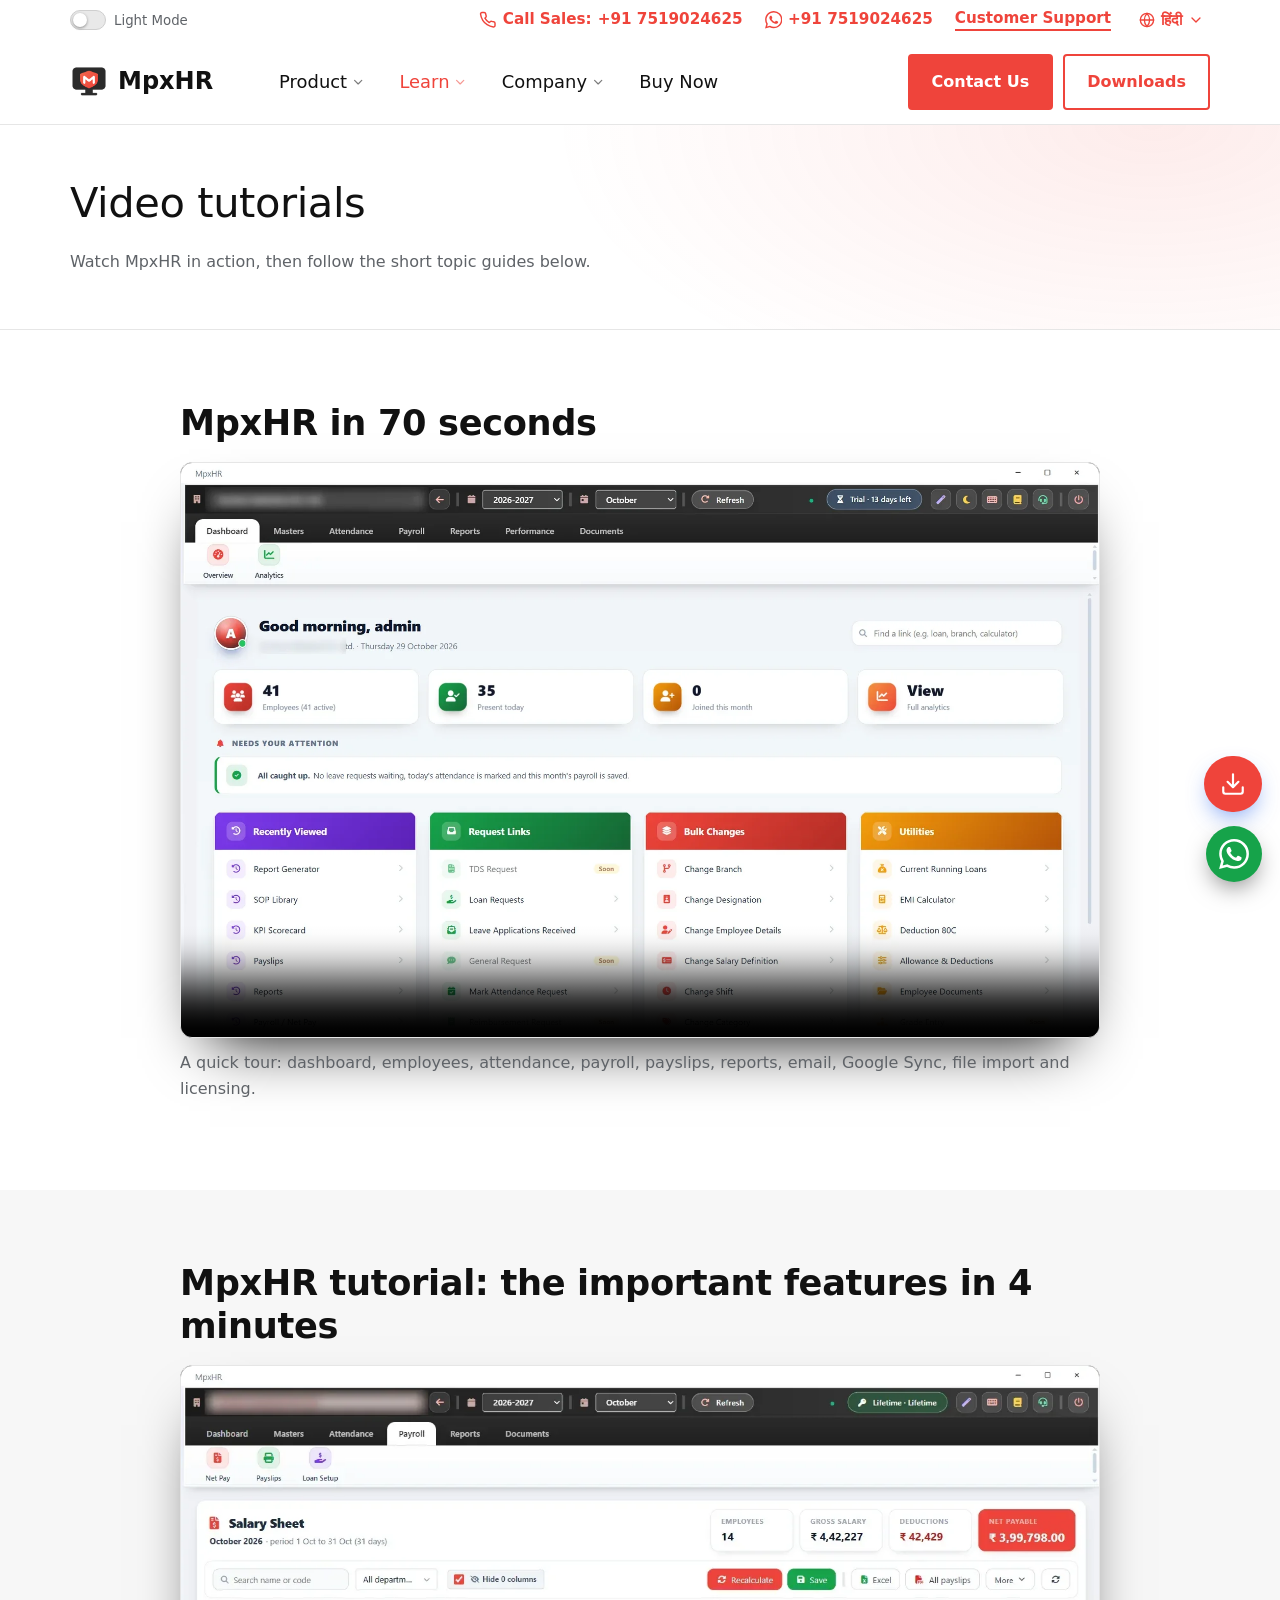
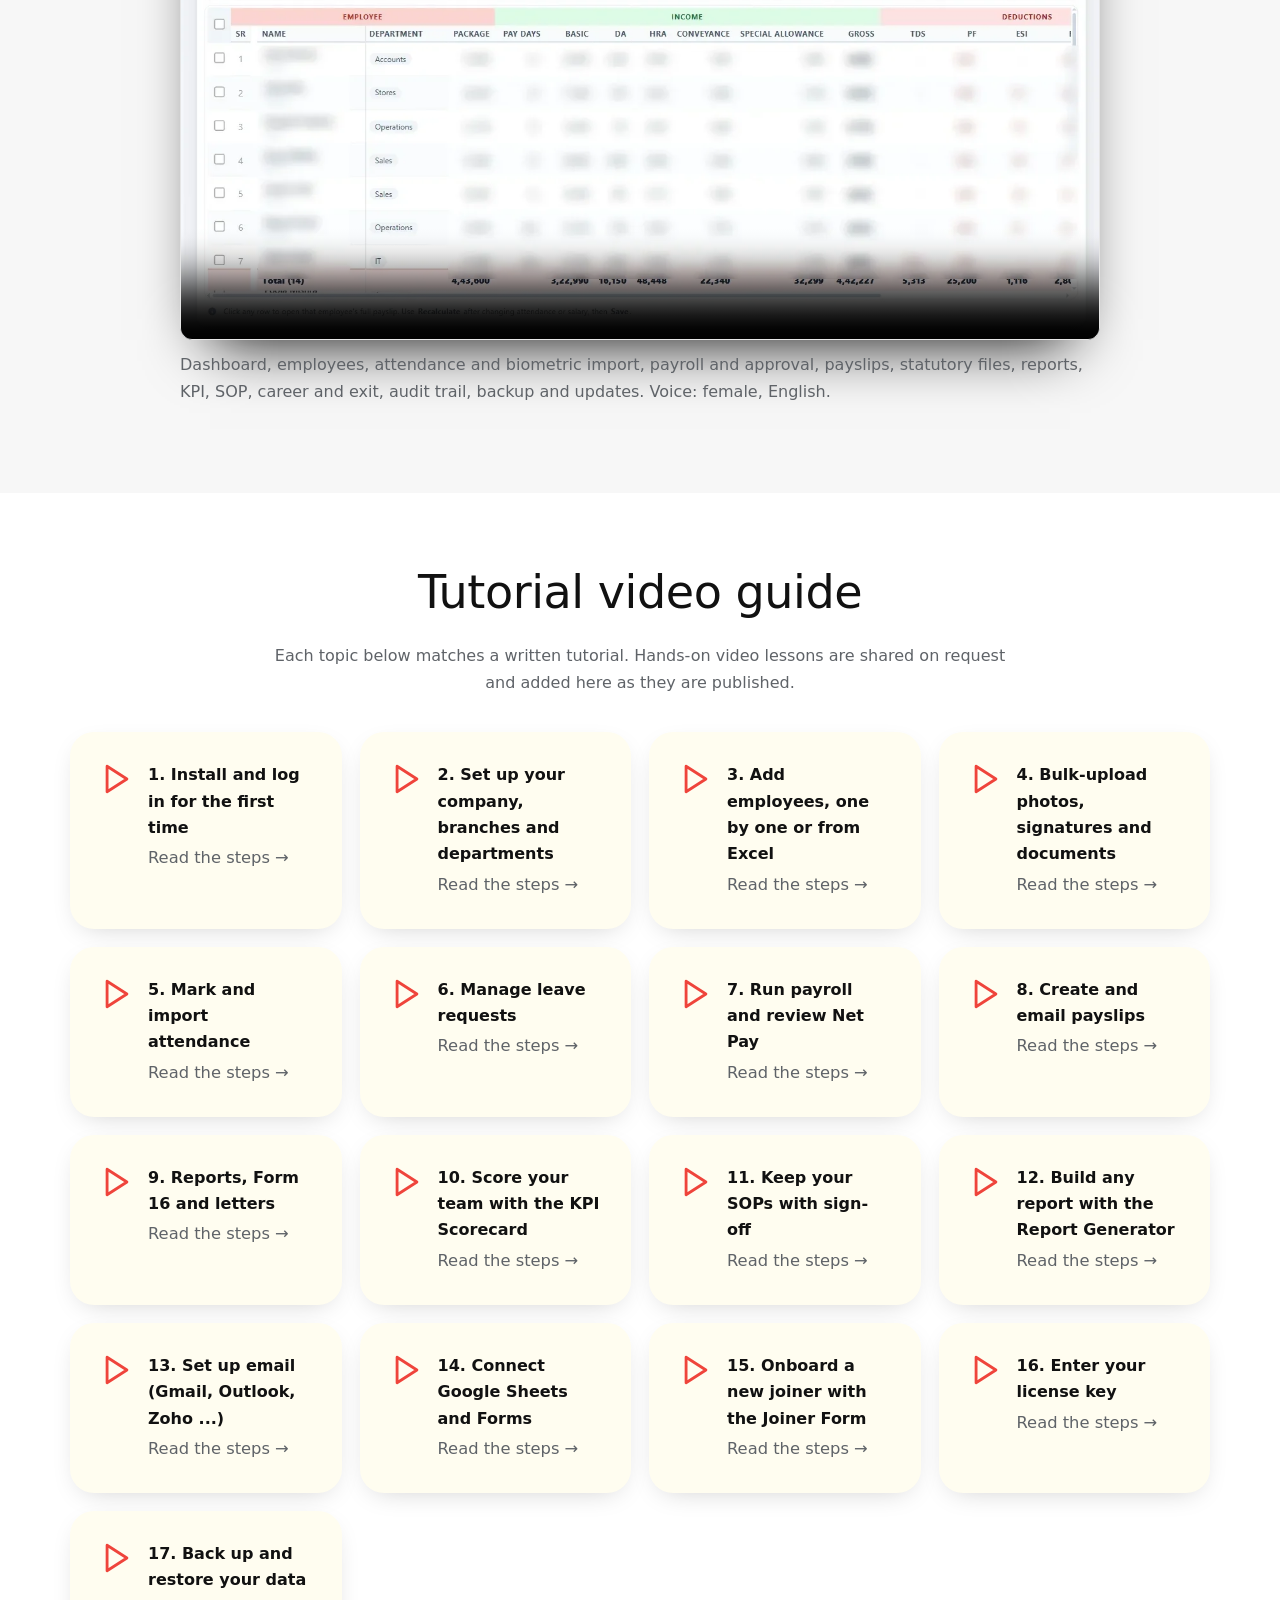
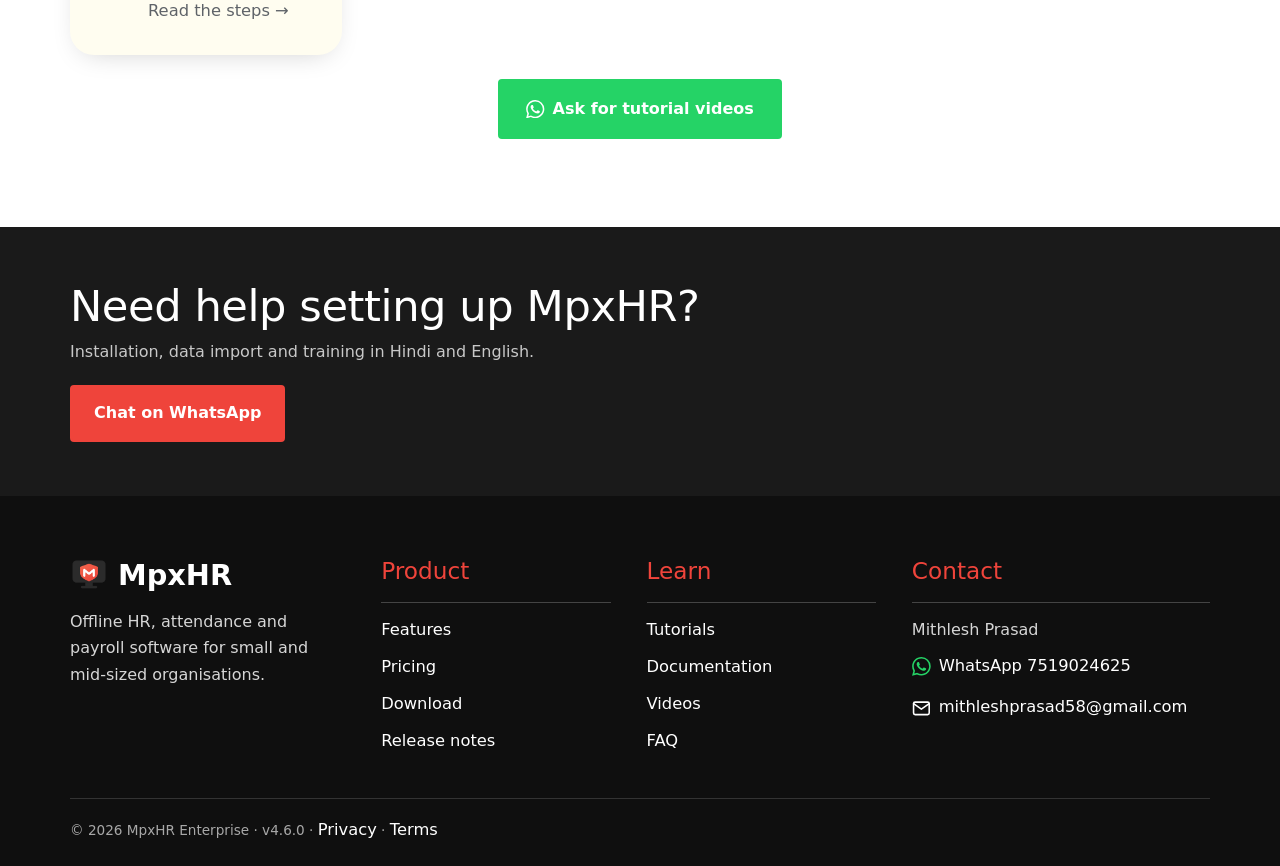
<file: videos.html>
<!doctype html>
<html lang="en"><head>
<meta charset="utf-8"><meta name="viewport" content="width=device-width,initial-scale=1">
<title>Videos | MpxHR</title>
<meta name="description" content="Watch the MpxHR demo video and find a guide to the video tutorials that walk through each task.">

<meta property="og:type" content="website"><meta property="og:title" content="Videos | MpxHR"><meta property="og:description" content="Watch the MpxHR demo video and find a guide to the video tutorials that walk through each task."><meta property="og:image" content="assets/img/og.jpg">
<meta name="twitter:card" content="summary_large_image">
<meta name="theme-color" content="#ef443b">
<link rel="icon" href="assets/img/favicon.png">
<link rel="stylesheet" href="assets/site.css">
</head><body>
<a class="skip" href="#main">Skip to content</a>
<div class="topbar"><div class="wrap"><button class="themesw" id="themesw" type="button" aria-label="Switch light / dark mode"><span class="sw"><i></i></span> <span class="swt">Light Mode</span></button><span class="sp"></span><a href="tel:+917519024625"><svg class="ic " viewBox="0 0 24 24" fill="none" stroke="currentColor" stroke-width="2" stroke-linecap="round" stroke-linejoin="round" aria-hidden="true"><path d="M22 16.92v3a2 2 0 0 1-2.18 2 19.79 19.79 0 0 1-8.63-3.07 19.5 19.5 0 0 1-6-6 19.79 19.79 0 0 1-3.07-8.67A2 2 0 0 1 4.11 2h3a2 2 0 0 1 2 1.72c.127.96.361 1.903.7 2.81a2 2 0 0 1-.45 2.11L8.09 9.91a16 16 0 0 0 6 6l1.27-1.27a2 2 0 0 1 2.11-.45c.907.339 1.85.573 2.81.7A2 2 0 0 1 22 16.92z"/></svg> <b>Call Sales:</b> +91 7519024625</a><a href="https://wa.me/917519024625?text=Hello%2C%20I%20would%20like%20to%20know%20more%20about%20MpxHR." target="_blank" rel="noopener"><svg class="ic ic-fill " viewBox="0 0 24 24" fill="currentColor" aria-hidden="true"><path d="M17.472 14.382c-.297-.149-1.758-.867-2.03-.967-.273-.099-.471-.148-.67.15-.197.297-.767.966-.94 1.164-.173.199-.347.223-.644.075-.297-.15-1.255-.463-2.39-1.475-.883-.788-1.48-1.761-1.653-2.059-.173-.297-.018-.458.13-.606.134-.133.298-.347.446-.52.149-.174.198-.298.298-.497.099-.198.05-.371-.025-.52-.075-.149-.669-1.612-.916-2.207-.242-.579-.487-.5-.669-.51-.173-.008-.371-.01-.57-.01-.198 0-.52.074-.792.372-.272.297-1.04 1.016-1.04 2.479 0 1.462 1.065 2.875 1.213 3.074.149.198 2.096 3.2 5.077 4.487.709.306 1.262.489 1.694.625.712.227 1.36.195 1.871.118.571-.085 1.758-.719 2.006-1.413.248-.694.248-1.289.173-1.413-.074-.124-.272-.198-.57-.347m-5.421 7.403h-.004a9.87 9.87 0 01-5.031-1.378l-.361-.214-3.741.982.998-3.648-.235-.374a9.86 9.86 0 01-1.51-5.26c.001-5.45 4.436-9.884 9.888-9.884 2.64 0 5.122 1.03 6.988 2.898a9.825 9.825 0 012.893 6.994c-.003 5.45-4.437 9.884-9.885 9.884m8.413-18.297A11.815 11.815 0 0012.05 0C5.495 0 .16 5.335.157 11.892c0 2.096.547 4.142 1.588 5.945L.057 24l6.305-1.654a11.882 11.882 0 005.683 1.448h.005c6.554 0 11.89-5.335 11.893-11.893a11.821 11.821 0 00-3.48-8.413Z"/></svg> +91 7519024625</a><a href="contact.html" class="tb-link">Customer Support</a><button class="lang" id="langbtn" aria-label="Language"><svg class="ic " viewBox="0 0 24 24" fill="none" stroke="currentColor" stroke-width="2" stroke-linecap="round" stroke-linejoin="round" aria-hidden="true"><circle cx="12" cy="12" r="10"/><path d="M2 12h20M12 2a15.3 15.3 0 0 1 4 10 15.3 15.3 0 0 1-4 10 15.3 15.3 0 0 1-4-10 15.3 15.3 0 0 1 4-10z"/></svg> <span id="langtxt">हिंदी</span> <svg class="ic " viewBox="0 0 24 24" fill="none" stroke="currentColor" stroke-width="2" stroke-linecap="round" stroke-linejoin="round" aria-hidden="true"><path d="M6 9l6 6 6-6"/></svg></button></div></div>
<header class="hdr"><div class="wrap">
<a class="brand" href="index.html"><img src="assets/img/logo.png" alt="" width="32" height="32">MpxHR</a>
<button class="burger" aria-label="Menu" aria-expanded="false"><svg class="ic " viewBox="0 0 24 24" fill="none" stroke="currentColor" stroke-width="2" stroke-linecap="round" stroke-linejoin="round" aria-hidden="true"><path d="M3 12h18M3 6h18M3 18h18"/></svg></button>
<nav class="nav"><div class="dd "><a href="features.html" class="dd-t" aria-haspopup="true"><span data-i18n="nav.product">Product</span> <svg class="ic " viewBox="0 0 24 24" fill="none" stroke="currentColor" stroke-width="2" stroke-linecap="round" stroke-linejoin="round" aria-hidden="true"><path d="M6 9l6 6 6-6"/></svg></a><div class="dd-m"><a href="features.html" class=""><span data-i18n="nav.features">Features</span></a><a href="pricing.html" class=""><span data-i18n="nav.pricing">Pricing</span></a><a href="download.html" class=""><span data-i18n="nav.download">Download</span></a><a href="releases.html" class=""><span data-i18n="nav.releases">Release notes</span></a></div></div><div class="dd on"><a href="tutorials.html" class="dd-t" aria-haspopup="true"><span data-i18n="nav.learn">Learn</span> <svg class="ic " viewBox="0 0 24 24" fill="none" stroke="currentColor" stroke-width="2" stroke-linecap="round" stroke-linejoin="round" aria-hidden="true"><path d="M6 9l6 6 6-6"/></svg></a><div class="dd-m"><a href="tutorials.html" class=""><span data-i18n="nav.tutorials">Tutorials</span></a><a href="docs.html" class=""><span data-i18n="nav.docs">Documentation</span></a><a href="videos.html" class="on"><span data-i18n="nav.videos">Videos</span></a></div></div><div class="dd "><a href="contact.html" class="dd-t" aria-haspopup="true"><span data-i18n="nav.company">Company</span> <svg class="ic " viewBox="0 0 24 24" fill="none" stroke="currentColor" stroke-width="2" stroke-linecap="round" stroke-linejoin="round" aria-hidden="true"><path d="M6 9l6 6 6-6"/></svg></a><div class="dd-m"><a href="contact.html" class=""><span data-i18n="nav.contact">Contact</span></a></div></div><a href="pricing.html" class="buy "><span data-i18n="nav.buy">Buy Now</span></a></nav>
<div class="tools"><a class="btn sq" href="contact.html">Contact Us</a><a class="btn sq outl" href="download.html">Downloads</a></div>
</div></header>
<main id="main"><section class="page-hero"><div class="wrap"><h1 data-i18n="videos.h">Video tutorials</h1><p >Watch MpxHR in action, then follow the short topic guides below.</p></div></section><section class="s"><div class="wrap" style="max-width:960px">
<h2>MpxHR in 70 seconds</h2><div class="vid"><video controls preload="metadata" poster="assets/img/s03_dashboard.webp" playsinline><source src="assets/media/mpxhr-promo.mp4" type="video/mp4">Your browser cannot play this video. <a href="assets/media/mpxhr-promo.mp4">Download it</a>.</video></div>
<p class="muted" style="margin-top:12px">A quick tour: dashboard, employees, attendance, payroll, payslips, reports, email, Google Sync, file import and licensing.</p></div></section>
<section class="s alt"><div class="wrap" style="max-width:960px"><h2>MpxHR tutorial: the important features in 4 minutes</h2><div class="vid"><video controls preload="metadata" poster="assets/img/s10_payroll.webp" playsinline><source src="assets/media/mpxhr-tutorial.mp4" type="video/mp4">Your browser cannot play this video. <a href="assets/media/mpxhr-tutorial.mp4">Download it</a>.</video></div>
<p class="muted" style="margin-top:12px">Dashboard, employees, attendance and biometric import, payroll and approval, payslips, statutory files, reports, KPI, SOP, career and exit, audit trail, backup and updates. Voice: female, English.</p></div></section>
<section class="s"><div class="wrap"><div class="sec-head"><h2>Tutorial video guide</h2><p class="muted">Each topic below matches a written tutorial. Hands-on video lessons are shared on request and added here as they are published.</p></div>
<div class="grid3"><a class="card" href="tutorials.html#install"><div class="vcard"><div class="ico"><svg class="ic " viewBox="0 0 24 24" fill="none" stroke="currentColor" stroke-width="2" stroke-linecap="round" stroke-linejoin="round" aria-hidden="true"><polygon points="5 3 19 12 5 21 5 3"/></svg></div><div><b>1. Install and log in for the first time</b><p style="margin-top:4px">Read the steps &rarr;</p></div></div></a><a class="card" href="tutorials.html#company"><div class="vcard"><div class="ico"><svg class="ic " viewBox="0 0 24 24" fill="none" stroke="currentColor" stroke-width="2" stroke-linecap="round" stroke-linejoin="round" aria-hidden="true"><polygon points="5 3 19 12 5 21 5 3"/></svg></div><div><b>2. Set up your company, branches and departments</b><p style="margin-top:4px">Read the steps &rarr;</p></div></div></a><a class="card" href="tutorials.html#employees"><div class="vcard"><div class="ico"><svg class="ic " viewBox="0 0 24 24" fill="none" stroke="currentColor" stroke-width="2" stroke-linecap="round" stroke-linejoin="round" aria-hidden="true"><polygon points="5 3 19 12 5 21 5 3"/></svg></div><div><b>3. Add employees, one by one or from Excel</b><p style="margin-top:4px">Read the steps &rarr;</p></div></div></a><a class="card" href="tutorials.html#files"><div class="vcard"><div class="ico"><svg class="ic " viewBox="0 0 24 24" fill="none" stroke="currentColor" stroke-width="2" stroke-linecap="round" stroke-linejoin="round" aria-hidden="true"><polygon points="5 3 19 12 5 21 5 3"/></svg></div><div><b>4. Bulk-upload photos, signatures and documents</b><p style="margin-top:4px">Read the steps &rarr;</p></div></div></a><a class="card" href="tutorials.html#attendance"><div class="vcard"><div class="ico"><svg class="ic " viewBox="0 0 24 24" fill="none" stroke="currentColor" stroke-width="2" stroke-linecap="round" stroke-linejoin="round" aria-hidden="true"><polygon points="5 3 19 12 5 21 5 3"/></svg></div><div><b>5. Mark and import attendance</b><p style="margin-top:4px">Read the steps &rarr;</p></div></div></a><a class="card" href="tutorials.html#leave"><div class="vcard"><div class="ico"><svg class="ic " viewBox="0 0 24 24" fill="none" stroke="currentColor" stroke-width="2" stroke-linecap="round" stroke-linejoin="round" aria-hidden="true"><polygon points="5 3 19 12 5 21 5 3"/></svg></div><div><b>6. Manage leave requests</b><p style="margin-top:4px">Read the steps &rarr;</p></div></div></a><a class="card" href="tutorials.html#payroll"><div class="vcard"><div class="ico"><svg class="ic " viewBox="0 0 24 24" fill="none" stroke="currentColor" stroke-width="2" stroke-linecap="round" stroke-linejoin="round" aria-hidden="true"><polygon points="5 3 19 12 5 21 5 3"/></svg></div><div><b>7. Run payroll and review Net Pay</b><p style="margin-top:4px">Read the steps &rarr;</p></div></div></a><a class="card" href="tutorials.html#payslips"><div class="vcard"><div class="ico"><svg class="ic " viewBox="0 0 24 24" fill="none" stroke="currentColor" stroke-width="2" stroke-linecap="round" stroke-linejoin="round" aria-hidden="true"><polygon points="5 3 19 12 5 21 5 3"/></svg></div><div><b>8. Create and email payslips</b><p style="margin-top:4px">Read the steps &rarr;</p></div></div></a><a class="card" href="tutorials.html#reports"><div class="vcard"><div class="ico"><svg class="ic " viewBox="0 0 24 24" fill="none" stroke="currentColor" stroke-width="2" stroke-linecap="round" stroke-linejoin="round" aria-hidden="true"><polygon points="5 3 19 12 5 21 5 3"/></svg></div><div><b>9. Reports, Form 16 and letters</b><p style="margin-top:4px">Read the steps &rarr;</p></div></div></a><a class="card" href="tutorials.html#kpi"><div class="vcard"><div class="ico"><svg class="ic " viewBox="0 0 24 24" fill="none" stroke="currentColor" stroke-width="2" stroke-linecap="round" stroke-linejoin="round" aria-hidden="true"><polygon points="5 3 19 12 5 21 5 3"/></svg></div><div><b>10. Score your team with the KPI Scorecard</b><p style="margin-top:4px">Read the steps &rarr;</p></div></div></a><a class="card" href="tutorials.html#sop"><div class="vcard"><div class="ico"><svg class="ic " viewBox="0 0 24 24" fill="none" stroke="currentColor" stroke-width="2" stroke-linecap="round" stroke-linejoin="round" aria-hidden="true"><polygon points="5 3 19 12 5 21 5 3"/></svg></div><div><b>11. Keep your SOPs with sign-off</b><p style="margin-top:4px">Read the steps &rarr;</p></div></div></a><a class="card" href="tutorials.html#reportgen"><div class="vcard"><div class="ico"><svg class="ic " viewBox="0 0 24 24" fill="none" stroke="currentColor" stroke-width="2" stroke-linecap="round" stroke-linejoin="round" aria-hidden="true"><polygon points="5 3 19 12 5 21 5 3"/></svg></div><div><b>12. Build any report with the Report Generator</b><p style="margin-top:4px">Read the steps &rarr;</p></div></div></a><a class="card" href="tutorials.html#email"><div class="vcard"><div class="ico"><svg class="ic " viewBox="0 0 24 24" fill="none" stroke="currentColor" stroke-width="2" stroke-linecap="round" stroke-linejoin="round" aria-hidden="true"><polygon points="5 3 19 12 5 21 5 3"/></svg></div><div><b>13. Set up email (Gmail, Outlook, Zoho ...)</b><p style="margin-top:4px">Read the steps &rarr;</p></div></div></a><a class="card" href="tutorials.html#google"><div class="vcard"><div class="ico"><svg class="ic " viewBox="0 0 24 24" fill="none" stroke="currentColor" stroke-width="2" stroke-linecap="round" stroke-linejoin="round" aria-hidden="true"><polygon points="5 3 19 12 5 21 5 3"/></svg></div><div><b>14. Connect Google Sheets and Forms</b><p style="margin-top:4px">Read the steps &rarr;</p></div></div></a><a class="card" href="tutorials.html#onboarding"><div class="vcard"><div class="ico"><svg class="ic " viewBox="0 0 24 24" fill="none" stroke="currentColor" stroke-width="2" stroke-linecap="round" stroke-linejoin="round" aria-hidden="true"><polygon points="5 3 19 12 5 21 5 3"/></svg></div><div><b>15. Onboard a new joiner with the Joiner Form</b><p style="margin-top:4px">Read the steps &rarr;</p></div></div></a><a class="card" href="tutorials.html#license"><div class="vcard"><div class="ico"><svg class="ic " viewBox="0 0 24 24" fill="none" stroke="currentColor" stroke-width="2" stroke-linecap="round" stroke-linejoin="round" aria-hidden="true"><polygon points="5 3 19 12 5 21 5 3"/></svg></div><div><b>16. Enter your license key</b><p style="margin-top:4px">Read the steps &rarr;</p></div></div></a><a class="card" href="tutorials.html#backup"><div class="vcard"><div class="ico"><svg class="ic " viewBox="0 0 24 24" fill="none" stroke="currentColor" stroke-width="2" stroke-linecap="round" stroke-linejoin="round" aria-hidden="true"><polygon points="5 3 19 12 5 21 5 3"/></svg></div><div><b>17. Back up and restore your data</b><p style="margin-top:4px">Read the steps &rarr;</p></div></div></a></div>
<p class="center" style="margin-top:24px"><a class="btn wa" href="https://wa.me/917519024625?text=Hello%2C%20please%20share%20the%20MpxHR%20tutorial%20videos." target="_blank" rel="noopener"><svg class="ic ic-fill " viewBox="0 0 24 24" fill="currentColor" aria-hidden="true"><path d="M17.472 14.382c-.297-.149-1.758-.867-2.03-.967-.273-.099-.471-.148-.67.15-.197.297-.767.966-.94 1.164-.173.199-.347.223-.644.075-.297-.15-1.255-.463-2.39-1.475-.883-.788-1.48-1.761-1.653-2.059-.173-.297-.018-.458.13-.606.134-.133.298-.347.446-.52.149-.174.198-.298.298-.497.099-.198.05-.371-.025-.52-.075-.149-.669-1.612-.916-2.207-.242-.579-.487-.5-.669-.51-.173-.008-.371-.01-.57-.01-.198 0-.52.074-.792.372-.272.297-1.04 1.016-1.04 2.479 0 1.462 1.065 2.875 1.213 3.074.149.198 2.096 3.2 5.077 4.487.709.306 1.262.489 1.694.625.712.227 1.36.195 1.871.118.571-.085 1.758-.719 2.006-1.413.248-.694.248-1.289.173-1.413-.074-.124-.272-.198-.57-.347m-5.421 7.403h-.004a9.87 9.87 0 01-5.031-1.378l-.361-.214-3.741.982.998-3.648-.235-.374a9.86 9.86 0 01-1.51-5.26c.001-5.45 4.436-9.884 9.888-9.884 2.64 0 5.122 1.03 6.988 2.898a9.825 9.825 0 012.893 6.994c-.003 5.45-4.437 9.884-9.885 9.884m8.413-18.297A11.815 11.815 0 0012.05 0C5.495 0 .16 5.335.157 11.892c0 2.096.547 4.142 1.588 5.945L.057 24l6.305-1.654a11.882 11.882 0 005.683 1.448h.005c6.554 0 11.89-5.335 11.893-11.893a11.821 11.821 0 00-3.48-8.413Z"/></svg> Ask for tutorial videos</a></p></div></section></main>
<section class="newsbar"><div class="wrap"><h2>Need help setting up MpxHR?</h2><p>Installation, data import and training in Hindi and English.</p><a class="btn sq" href="https://wa.me/917519024625?text=Hello%2C%20I%20would%20like%20to%20know%20more%20about%20MpxHR." target="_blank" rel="noopener">Chat on WhatsApp</a></div></section>
<footer class="ftr"><div class="wrap">
<div class="cols">
<div><div class="brand" style="color:#fff"><img src="assets/img/logo.png" alt="" width="32" height="32">MpxHR</div><p style="margin-top:10px"><span data-i18n="footer.about">Offline HR, attendance and payroll software for small and mid-sized organisations.</span></p></div>
<div><h4>Product</h4><ul><li><a href="features.html">Features</a></li><li><a href="pricing.html">Pricing</a></li><li><a href="download.html">Download</a></li><li><a href="releases.html">Release notes</a></li></ul></div>
<div><h4>Learn</h4><ul><li><a href="tutorials.html">Tutorials</a></li><li><a href="docs.html">Documentation</a></li><li><a href="videos.html">Videos</a></li><li><a href="pricing.html#faq">FAQ</a></li></ul></div>
<div><h4>Contact</h4><ul><li>Mithlesh Prasad</li><li class="ci"><a href="https://wa.me/917519024625?text=Hello%2C%20I%20would%20like%20to%20know%20more%20about%20MpxHR." target="_blank" rel="noopener"><svg class="ic ic-fill " viewBox="0 0 24 24" fill="currentColor" aria-hidden="true"><path d="M17.472 14.382c-.297-.149-1.758-.867-2.03-.967-.273-.099-.471-.148-.67.15-.197.297-.767.966-.94 1.164-.173.199-.347.223-.644.075-.297-.15-1.255-.463-2.39-1.475-.883-.788-1.48-1.761-1.653-2.059-.173-.297-.018-.458.13-.606.134-.133.298-.347.446-.52.149-.174.198-.298.298-.497.099-.198.05-.371-.025-.52-.075-.149-.669-1.612-.916-2.207-.242-.579-.487-.5-.669-.51-.173-.008-.371-.01-.57-.01-.198 0-.52.074-.792.372-.272.297-1.04 1.016-1.04 2.479 0 1.462 1.065 2.875 1.213 3.074.149.198 2.096 3.2 5.077 4.487.709.306 1.262.489 1.694.625.712.227 1.36.195 1.871.118.571-.085 1.758-.719 2.006-1.413.248-.694.248-1.289.173-1.413-.074-.124-.272-.198-.57-.347m-5.421 7.403h-.004a9.87 9.87 0 01-5.031-1.378l-.361-.214-3.741.982.998-3.648-.235-.374a9.86 9.86 0 01-1.51-5.26c.001-5.45 4.436-9.884 9.888-9.884 2.64 0 5.122 1.03 6.988 2.898a9.825 9.825 0 012.893 6.994c-.003 5.45-4.437 9.884-9.885 9.884m8.413-18.297A11.815 11.815 0 0012.05 0C5.495 0 .16 5.335.157 11.892c0 2.096.547 4.142 1.588 5.945L.057 24l6.305-1.654a11.882 11.882 0 005.683 1.448h.005c6.554 0 11.89-5.335 11.893-11.893a11.821 11.821 0 00-3.48-8.413Z"/></svg> WhatsApp 7519024625</a></li><li class="ci"><a href="mailto:mithleshprasad58@gmail.com"><svg class="ic " viewBox="0 0 24 24" fill="none" stroke="currentColor" stroke-width="2" stroke-linecap="round" stroke-linejoin="round" aria-hidden="true"><path d="M4 4h16a2 2 0 0 1 2 2v12a2 2 0 0 1-2 2H4a2 2 0 0 1-2-2V6a2 2 0 0 1 2-2z"/><path d="M22 6l-10 7L2 6"/></svg> mithleshprasad58@gmail.com</a></li></ul></div>
</div>
<div class="copy">&copy; 2026 MpxHR Enterprise &middot; v4.6.0 &middot; <a href="privacy.html">Privacy</a> &middot; <a href="terms.html">Terms</a></div>
</div></footer>
<a class="dl-float" href="https://github.com/mithleshprasad/MpxHR-Enterprise/releases/download/v4.6.0/MpxHR.Enterprise.Setup.4.6.0.exe" download aria-label="Download MpxHR for Windows" title="Download for Windows"><svg class="ic " viewBox="0 0 24 24" fill="none" stroke="currentColor" stroke-width="2" stroke-linecap="round" stroke-linejoin="round" aria-hidden="true"><path d="M21 15v4a2 2 0 0 1-2 2H5a2 2 0 0 1-2-2v-4M7 10l5 5 5-5M12 15V3"/></svg><span>Download</span></a>
<a class="wa-float" href="https://wa.me/917519024625?text=Hello%2C%20I%20would%20like%20to%20know%20more%20about%20MpxHR." aria-label="Chat on WhatsApp" target="_blank" rel="noopener"><svg class="ic ic-fill " viewBox="0 0 24 24" fill="currentColor" aria-hidden="true"><path d="M17.472 14.382c-.297-.149-1.758-.867-2.03-.967-.273-.099-.471-.148-.67.15-.197.297-.767.966-.94 1.164-.173.199-.347.223-.644.075-.297-.15-1.255-.463-2.39-1.475-.883-.788-1.48-1.761-1.653-2.059-.173-.297-.018-.458.13-.606.134-.133.298-.347.446-.52.149-.174.198-.298.298-.497.099-.198.05-.371-.025-.52-.075-.149-.669-1.612-.916-2.207-.242-.579-.487-.5-.669-.51-.173-.008-.371-.01-.57-.01-.198 0-.52.074-.792.372-.272.297-1.04 1.016-1.04 2.479 0 1.462 1.065 2.875 1.213 3.074.149.198 2.096 3.2 5.077 4.487.709.306 1.262.489 1.694.625.712.227 1.36.195 1.871.118.571-.085 1.758-.719 2.006-1.413.248-.694.248-1.289.173-1.413-.074-.124-.272-.198-.57-.347m-5.421 7.403h-.004a9.87 9.87 0 01-5.031-1.378l-.361-.214-3.741.982.998-3.648-.235-.374a9.86 9.86 0 01-1.51-5.26c.001-5.45 4.436-9.884 9.888-9.884 2.64 0 5.122 1.03 6.988 2.898a9.825 9.825 0 012.893 6.994c-.003 5.45-4.437 9.884-9.885 9.884m8.413-18.297A11.815 11.815 0 0012.05 0C5.495 0 .16 5.335.157 11.892c0 2.096.547 4.142 1.588 5.945L.057 24l6.305-1.654a11.882 11.882 0 005.683 1.448h.005c6.554 0 11.89-5.335 11.893-11.893a11.821 11.821 0 00-3.48-8.413Z"/></svg></a>
<script src="assets/i18n.js"></script><script src="assets/app.js"></script>
</body></html>
</file>
<file: assets/site.css>
:root{--bg:#f6f8fc;--surface:#fff;--ink:#0f172a;--muted:#5b6678;--line:#e3e8f1;--brand:#4f46e5;--brand2:#06b6d4;--brand-ink:#fff;--soft:#eef0ff;--ok:#16a34a;--warn:#d97706;--shadow:0 10px 30px -12px rgba(30,41,90,.25);--r:16px;--hero1:#0f172a;--hero2:#1e1b4b}
@media (prefers-color-scheme:dark){:root:not([data-theme=light]){--bg:#0b1020;--surface:#131a2e;--ink:#e8ecf6;--muted:#9aa6bd;--line:#232c46;--soft:#1b2142;--shadow:0 10px 30px -12px rgba(0,0,0,.7)}}
:root[data-theme=dark]{--bg:#0b1020;--surface:#131a2e;--ink:#e8ecf6;--muted:#9aa6bd;--line:#232c46;--soft:#1b2142;--shadow:0 10px 30px -12px rgba(0,0,0,.7)}
*{box-sizing:border-box}html{scroll-behavior:smooth}
body{margin:0;background:var(--bg);color:var(--ink);font:16px/1.65 "Segoe UI",system-ui,-apple-system,Roboto,"Noto Sans Devanagari",Arial,sans-serif;-webkit-font-smoothing:antialiased}
img{max-width:100%;height:auto;display:block}a{color:var(--brand);text-decoration:none}a:hover{text-decoration:underline}
.ic{width:1.15em;height:1.15em;flex:none;vertical-align:-.2em}
.wrap{max-width:1180px;margin:0 auto;padding:0 20px}
h1,h2,h3{line-height:1.2;margin:0 0 .5em;letter-spacing:-.01em}h1{font-size:clamp(2rem,4.6vw,3.4rem)}h2{font-size:clamp(1.55rem,3vw,2.2rem)}h3{font-size:1.15rem}
p{margin:0 0 1em}.muted{color:var(--muted)}.center{text-align:center}
.skip{position:absolute;left:-999px}.skip:focus{left:10px;top:10px;background:#fff;padding:8px 12px;z-index:99}
/* header */
.hdr{position:sticky;top:0;z-index:50;background:color-mix(in srgb,var(--surface) 88%,transparent);backdrop-filter:blur(10px);border-bottom:1px solid var(--line)}
.hdr .wrap{display:flex;align-items:center;gap:18px;height:64px}
.brand{display:flex;align-items:center;gap:10px;font-weight:800;font-size:1.2rem;color:var(--ink)}.brand img{width:32px;height:32px;border-radius:8px}.brand:hover{text-decoration:none}
.nav{display:flex;gap:2px;margin-left:auto;align-items:center}
.nav a{color:var(--ink);padding:8px 12px;border-radius:10px;font-weight:600;font-size:.95rem}.nav a:hover{background:var(--soft);text-decoration:none}.nav a.on{color:var(--brand);background:var(--soft)}
.tools{display:flex;gap:8px;align-items:center}
.lang{border:1px solid var(--line);background:var(--surface);color:var(--ink);border-radius:10px;padding:7px 12px;font-weight:700;cursor:pointer;font-size:.85rem}
.burger{display:none;background:none;border:0;color:var(--ink);font-size:1.5rem;cursor:pointer;padding:6px}
@media(max-width:900px){.burger{display:block;margin-left:auto}.nav{display:none;position:absolute;left:0;right:0;top:64px;background:var(--surface);flex-direction:column;align-items:stretch;padding:10px 20px 16px;border-bottom:1px solid var(--line);margin:0}.nav.open{display:flex}.tools{margin-left:0}}
/* buttons */
.btn{display:inline-flex;align-items:center;gap:8px;border:0;cursor:pointer;font:700 1rem/1 inherit;font-family:inherit;padding:14px 22px;border-radius:12px;background:var(--brand);color:#fff;box-shadow:0 8px 20px -8px var(--brand);transition:transform .15s,box-shadow .15s}
.btn:hover{transform:translateY(-2px);text-decoration:none;box-shadow:0 14px 26px -10px var(--brand)}
.btn.alt{background:var(--surface);color:var(--ink);box-shadow:inset 0 0 0 1px var(--line)}.btn.wa{background:#16a34a;box-shadow:0 8px 20px -8px #16a34a}
.btn.ghost{background:rgba(255,255,255,.12);color:#fff;box-shadow:inset 0 0 0 1px rgba(255,255,255,.3)}
.btn.sm{padding:10px 16px;font-size:.92rem}
/* hero */
.hero{background:radial-gradient(900px 400px at 15% 0,#3b4cca55,transparent),radial-gradient(700px 400px at 95% 100%,#0891b255,transparent),linear-gradient(160deg,var(--hero1),var(--hero2));color:#fff;padding:64px 0 40px;overflow:hidden}
.hero .grid{display:grid;grid-template-columns:1fr 1.15fr;gap:30px;align-items:center}
.hero p.lead{font-size:1.2rem;color:#cbd5f5;max-width:34em}.hero .cta{display:flex;flex-wrap:wrap;gap:12px;margin:24px 0}
.badges{display:flex;flex-wrap:wrap;gap:8px;margin-top:6px}.badge{background:rgba(255,255,255,.1);border:1px solid rgba(255,255,255,.2);border-radius:99px;padding:6px 12px;font-size:.85rem;color:#e0e7ff;display:inline-flex;gap:6px;align-items:center}
.hero img.shot{filter:drop-shadow(0 30px 40px rgba(0,0,0,.45))}
@media(max-width:900px){.hero .grid{grid-template-columns:1fr}.hero{padding:40px 0 24px}}
.page-hero{background:linear-gradient(160deg,var(--hero1),var(--hero2));color:#fff;padding:46px 0}.page-hero p{color:#cbd5f5;max-width:44em;margin:0}.page-hero h1{font-size:clamp(1.8rem,4vw,2.6rem)}
/* sections */
section.s{padding:68px 0}section.s.alt{background:var(--surface);border-block:1px solid var(--line)}
.eyebrow{color:var(--brand);font-weight:800;letter-spacing:.08em;text-transform:uppercase;font-size:.8rem;margin-bottom:8px}
.sec-head{max-width:46em;margin:0 auto 36px;text-align:center}
.grid3{display:grid;grid-template-columns:repeat(auto-fit,minmax(260px,1fr));gap:18px}.grid2{display:grid;grid-template-columns:repeat(auto-fit,minmax(min(340px,100%),1fr));gap:18px}.grid4{display:grid;grid-template-columns:repeat(auto-fit,minmax(200px,1fr));gap:16px}
.card{background:var(--surface);border:1px solid var(--line);border-radius:var(--r);padding:22px;box-shadow:var(--shadow)}
.card h3{display:flex;gap:10px;align-items:center}.card .ico{width:44px;height:44px;border-radius:12px;display:grid;place-items:center;background:linear-gradient(135deg,var(--brand),var(--brand2));color:#fff;font-size:1.25rem;margin-bottom:12px}
.card p{margin:0;color:var(--muted)}a.card{color:inherit;display:block;transition:transform .15s}a.card:hover{transform:translateY(-4px);text-decoration:none}
.stat{text-align:center}.stat b{display:block;font-size:2.1rem;color:var(--brand)}.stat span{color:var(--muted);font-size:.92rem}
.split{display:grid;grid-template-columns:1fr 1.1fr;gap:36px;align-items:center;margin:34px 0}.split.rev{direction:rtl}.split.rev>*{direction:ltr}
.split img{border-radius:14px;box-shadow:var(--shadow);border:1px solid var(--line)}.split ul{padding-left:1.1em}.split li{margin:6px 0}
@media(max-width:900px){.split,.split.rev{grid-template-columns:1fr;direction:ltr}}
.ticks{list-style:none;padding:0}.ticks li{display:flex;gap:10px;margin:8px 0;align-items:flex-start}.ticks .ic{color:var(--ok);margin-top:.25em}
.steps3{counter-reset:s;display:grid;grid-template-columns:repeat(auto-fit,minmax(230px,1fr));gap:18px}.steps3 .card{position:relative;padding-top:40px}.steps3 .card:before{counter-increment:s;content:counter(s);position:absolute;top:-14px;left:20px;width:34px;height:34px;border-radius:50%;background:var(--brand);color:#fff;font-weight:800;display:grid;place-items:center}
/* gallery */
.gal{display:grid;grid-template-columns:repeat(auto-fill,minmax(270px,1fr));gap:16px}.gal figure{margin:0;background:var(--surface);border:1px solid var(--line);border-radius:14px;overflow:hidden;box-shadow:var(--shadow);cursor:zoom-in}.gal figcaption{padding:10px 14px;font-weight:600;font-size:.92rem}
.lb{position:fixed;inset:0;background:rgba(5,8,20,.9);display:none;place-items:center;z-index:100;padding:20px;cursor:zoom-out}.lb.on{display:grid}.lb img{max-height:92vh;max-width:96vw;border-radius:10px}
/* video */
.vid{border-radius:18px;overflow:hidden;box-shadow:0 30px 60px -30px #000;background:#000;border:1px solid var(--line)}.vid video{width:100%;display:block}
.vcard{display:flex;gap:14px;align-items:flex-start}.vcard .ico{margin:0}
/* pricing */
.plans{display:grid;grid-template-columns:repeat(auto-fit,minmax(200px,1fr));gap:18px;align-items:stretch}
.plan{display:flex;flex-direction:column;position:relative}.plan.pop{border:2px solid var(--brand);box-shadow:0 12px 34px rgba(79,70,229,.18)}.plan .tag{position:absolute;top:-13px;right:16px;background:var(--brand);color:#fff;font-size:.75rem;font-weight:800;padding:4px 12px;border-radius:99px}
.plan .price{font-size:1.35rem;font-weight:800;margin:6px 0}.plan .price small{font-size:.85rem;font-weight:600;color:var(--muted)}.plan ul{padding:0;list-style:none;margin:12px 0 18px;flex:1}.plan li{display:flex;gap:8px;margin:7px 0;font-size:.95rem}.plan li .ic{color:var(--ok);margin-top:.3em}
table.cmp{width:100%;border-collapse:collapse;background:var(--surface);border-radius:14px;overflow:hidden;border:1px solid var(--line)}table.cmp th,table.cmp td{padding:12px 14px;border-bottom:1px solid var(--line);text-align:left;font-size:.95rem}table.cmp th{background:var(--soft)}
.tablewrap{overflow-x:auto}
/* faq */
details{background:var(--surface);border:1px solid var(--line);border-radius:12px;padding:14px 18px;margin:10px 0}summary{cursor:pointer;font-weight:700}details[open] summary{margin-bottom:8px;color:var(--brand)}details p{margin:0;color:var(--muted)}
/* docs */
.docs{display:grid;grid-template-columns:270px 1fr;gap:34px;padding:30px 20px 70px;align-items:start}
.side{position:sticky;top:80px;max-height:calc(100vh - 100px);overflow:auto;background:var(--surface);border:1px solid var(--line);border-radius:14px;padding:14px}
.side input{width:100%;padding:10px 12px;border-radius:10px;border:1px solid var(--line);background:var(--bg);color:var(--ink);font:inherit;margin-bottom:10px}
.side a{display:block;padding:7px 10px;border-radius:8px;color:var(--ink);font-size:.93rem}.side a:hover{background:var(--soft);text-decoration:none}.side a.on{background:var(--soft);color:var(--brand);font-weight:700}
.doc{min-width:0;overflow-wrap:anywhere}.doc section{padding:8px 0 28px;border-bottom:1px solid var(--line);margin-bottom:26px;scroll-margin-top:84px}.doc h1{font-size:1.9rem;margin-top:.2em}.doc h2{font-size:1.3rem;margin-top:1.4em}
.doc ul,.doc ol{padding-left:1.3em}.doc li{margin:5px 0}.doc table{border-collapse:collapse;width:100%;margin:14px 0;font-size:.93rem;display:block;overflow-x:auto}.doc th,.doc td{border:1px solid var(--line);padding:8px 10px;text-align:left;vertical-align:top}.doc th{background:var(--soft)}
.doc .menu{background:var(--soft);padding:1px 7px;border-radius:6px;font-weight:600}.doc .new{background:#dcfce7;color:#166534;font-size:.7rem;font-weight:800;padding:2px 8px;border-radius:99px;vertical-align:middle}
.doc .box{border-left:4px solid var(--brand);background:var(--soft);padding:12px 16px;border-radius:8px;margin:14px 0}.doc .box.warn{border-color:var(--warn);background:color-mix(in srgb,var(--warn) 12%,var(--surface))}.doc .box.tip{border-color:var(--ok);background:color-mix(in srgb,var(--ok) 11%,var(--surface))}
.doc .grid2{display:grid;grid-template-columns:repeat(auto-fit,minmax(260px,1fr));gap:12px}.doc .card{box-shadow:none;padding:14px}
.doc code,.doc kbd{background:var(--soft);padding:1px 6px;border-radius:5px;font-size:.9em}
.doc .hidden{display:none}
@media(max-width:900px){.docs{grid-template-columns:1fr}.side{position:static;max-height:260px}}
/* tutorials */
.tut{scroll-margin-top:84px;margin:0 0 56px}.tut h2{display:flex;align-items:center;gap:12px}.tut ol{padding:0;list-style:none;counter-reset:t}.tut ol li{counter-increment:t;position:relative;padding:4px 0 14px 46px}.tut ol li:before{content:counter(t);position:absolute;left:0;top:2px;width:30px;height:30px;border-radius:50%;background:var(--brand);color:#fff;font-weight:800;display:grid;place-items:center;font-size:.9rem}
.toc-chips{display:flex;flex-wrap:wrap;gap:8px;margin:0 0 30px}.chip{background:var(--surface);border:1px solid var(--line);padding:7px 14px;border-radius:99px;font-weight:600;font-size:.9rem;color:var(--ink)}.chip:hover{background:var(--soft);text-decoration:none}
/* release notes */
.rel{border-left:3px solid var(--line);padding:0 0 22px 22px;position:relative;margin-left:8px}.rel:before{content:"";position:absolute;left:-8px;top:6px;width:13px;height:13px;border-radius:50%;background:var(--brand)}.rel h3{margin:0}.rel .d{color:var(--muted);font-size:.85rem}.rel ul{margin:6px 0 0;padding-left:1.1em}
/* cta band + footer */
.band{background:linear-gradient(120deg,var(--brand),#7c3aed 60%,var(--brand2));color:#fff;border-radius:22px;padding:42px 34px;text-align:center;box-shadow:var(--shadow)}.band p{color:#e6e9ff}.band .cta{display:flex;gap:12px;flex-wrap:wrap;justify-content:center;margin-top:18px}.band .btn{background:#fff;color:var(--brand)}.band .btn.wa{background:#16a34a;color:#fff}
.ftr{background:#0b1020;color:#aab4cc;padding:46px 0 22px;margin-top:40px}.ftr a{color:#cfd7ee}.ftr .cols{display:grid;grid-template-columns:1.6fr 1fr 1fr 1.2fr;gap:28px}.ftr h4{color:#fff;margin:0 0 10px}.ftr li{list-style:none;margin:6px 0}.ftr ul{padding:0;margin:0}.ftr .copy{border-top:1px solid #1e2740;margin-top:30px;padding-top:16px;font-size:.85rem}
@media(max-width:900px){.ftr .cols{grid-template-columns:1fr 1fr}}@media(max-width:560px){.ftr .cols{grid-template-columns:1fr}}
.wa-float{position:fixed;right:18px;bottom:18px;z-index:60;width:56px;height:56px;border-radius:50%;background:#16a34a;color:#fff;display:grid;place-items:center;font-size:1.7rem;box-shadow:0 10px 24px -6px rgba(0,0,0,.5)}.wa-float:hover{text-decoration:none;transform:scale(1.07)}
.legal h2{font-size:1.25rem;margin-top:1.6em}.legal{max-width:52em}
.note{background:var(--soft);border-radius:12px;padding:14px 18px;font-size:.92rem;color:var(--muted)}
form.contact{display:grid;gap:12px}form.contact input,form.contact textarea,form.contact select{padding:12px 14px;border-radius:10px;border:1px solid var(--line);background:var(--bg);color:var(--ink);font:inherit;width:100%}
@media print{.hdr,.ftr,.wa-float,.side{display:none}}

.plan h3{margin:14px 0 2px}.plan>.muted[data-i18n]{min-height:3.3em;line-height:1.6}.plan .price{font-size:1.9rem;line-height:1.2;margin:10px 0 4px;min-height:1.3em;display:flex;align-items:baseline;gap:6px;flex-wrap:nowrap;white-space:nowrap}.plan .price small{font-size:.9rem}.plan .price span{font-size:1.35rem}.plan .btn{width:100%;justify-content:center;margin-top:auto}

/* ===== 3D look + motion (switched off for reduced-motion users) ===== */
.hero{position:relative;isolation:isolate;perspective:1400px}
.hero .grid{position:relative;z-index:2}
.hero img.shot{transform-style:preserve-3d;transform:rotateY(-12deg) rotateX(5deg);transition:transform .25s ease-out;will-change:transform;filter:drop-shadow(0 40px 50px rgba(0,0,0,.55));animation:heroIn 1s cubic-bezier(.2,.8,.2,1) both,bob 7s ease-in-out 1s infinite}
@keyframes heroIn{from{opacity:0;transform:rotateY(-35deg) rotateX(12deg) translateX(80px) scale(.9)}}
@keyframes bob{50%{translate:0 -12px}}
.hero.tilting img.shot{animation:none}
.hero h1,.hero p.lead,.hero .cta,.hero .badges,.hero .eyebrow{animation:rise .8s cubic-bezier(.2,.8,.2,1) both}
.hero p.lead{animation-delay:.12s}.hero .cta{animation-delay:.24s}.hero .badges{animation-delay:.36s}
@keyframes rise{from{opacity:0;transform:translateY(24px)}}
/* floating glossy 3D spheres and ring in the hero (added by app.js) */
.orb{position:absolute;border-radius:50%;z-index:1;pointer-events:none;transition:transform .3s ease-out;background:radial-gradient(circle at 32% 28%,#fff 0,rgba(255,255,255,.55) 8%,var(--c1) 30%,var(--c2) 75%,#0b1020 120%);box-shadow:inset -10px -14px 26px rgba(0,0,0,.45),0 24px 40px -10px rgba(0,0,0,.55)}
.orb.o1{--c1:#818cf8;--c2:#4338ca;width:120px;height:120px;left:4%;top:12%;animation:fl1 9s ease-in-out infinite}
.orb.o2{--c1:#22d3ee;--c2:#0e7490;width:80px;height:80px;right:6%;top:8%;animation:fl2 11s ease-in-out infinite}
.orb.o3{--c1:#f0abfc;--c2:#a21caf;width:56px;height:56px;left:46%;bottom:6%;animation:fl3 8s ease-in-out infinite}
.ring{position:absolute;z-index:1;pointer-events:none;width:150px;height:150px;right:30%;top:58%;border-radius:50%;border:14px solid transparent;border-top-color:#38bdf8;border-bottom-color:#818cf8;animation:spin 10s linear infinite;opacity:.8;filter:drop-shadow(0 12px 14px rgba(0,0,0,.4))}
@keyframes fl1{50%{translate:20px -28px}}@keyframes fl2{50%{translate:-18px 30px}}@keyframes fl3{50%{translate:26px -20px}}
@keyframes spin{from{transform:rotateX(65deg) rotateZ(0)}to{transform:rotateX(65deg) rotateZ(360deg)}}
/* scroll reveal */
.rv{opacity:0;transform:translateY(34px) rotateX(10deg);transform-origin:50% 100%;transition:opacity .7s ease,transform .8s cubic-bezier(.2,.8,.2,1);transition-delay:var(--d,0s)}
.rv.in{opacity:1;transform:none}
/* 3D tilt cards with moving glare */
.grid3,.grid4,.grid2,.plans,.split{perspective:1100px}
.card,.plan{position:relative;transform-style:preserve-3d;transition:transform .2s ease-out,box-shadow .3s}
.card.tilt,.plan.tilt{transform:perspective(900px) rotateX(var(--rx,0deg)) rotateY(var(--ry,0deg)) translateY(-6px);box-shadow:0 30px 44px -22px rgba(30,41,90,.55)}
.card:after,.plan:after{content:"";position:absolute;inset:0;border-radius:inherit;pointer-events:none;opacity:0;transition:opacity .25s;background:radial-gradient(260px circle at var(--gx,50%) var(--gy,0%),rgba(255,255,255,.35),transparent 60%)}
.card.tilt:after,.plan.tilt:after{opacity:1}
.card .ico{box-shadow:0 10px 16px -6px rgba(79,70,229,.6),inset 0 2px 0 rgba(255,255,255,.4),inset 0 -4px 0 rgba(0,0,0,.18);transition:transform .3s}
.card.tilt .ico{transform:translateZ(36px) scale(1.1) rotate(-5deg)}
.card.tilt h3,.card.tilt p{transform:translateZ(14px)}
/* keycap style 3D buttons */
.btn{box-shadow:0 5px 0 #3730a3,0 14px 22px -8px rgba(55,48,163,.6);transition:transform .12s,box-shadow .12s}
.btn:hover{transform:translateY(-2px);box-shadow:0 7px 0 #3730a3,0 18px 26px -8px rgba(55,48,163,.6)}
.btn:active{transform:translateY(4px);box-shadow:0 1px 0 #3730a3}
.btn.alt{box-shadow:inset 0 0 0 1px var(--line),0 4px 0 var(--line),0 12px 18px -10px rgba(15,23,42,.35)}
.btn.alt:active{box-shadow:inset 0 0 0 1px var(--line),0 1px 0 var(--line)}
.btn.ghost{box-shadow:inset 0 0 0 1px rgba(255,255,255,.3),0 4px 0 rgba(255,255,255,.18)}
.btn.wa{box-shadow:0 5px 0 #166534,0 14px 22px -8px rgba(22,101,52,.6)}
.split img,.tut img{transition:transform .4s,box-shadow .4s}
.split img:hover,.tut img:hover{transform:perspective(1000px) rotateY(-5deg) rotateX(2deg) translateY(-6px);box-shadow:0 34px 50px -20px rgba(15,23,42,.6)}
.band{background-size:200% 200%;animation:shift 10s ease-in-out infinite}
@keyframes shift{50%{background-position:100% 50%}}
.wa-float{animation:pulse 2.6s infinite}
@keyframes pulse{0%{box-shadow:0 0 0 0 rgba(22,163,74,.55)}70%{box-shadow:0 0 0 16px rgba(22,163,74,0)}100%{box-shadow:0 0 0 0 rgba(22,163,74,0)}}
@media(max-width:900px){.orb,.ring{display:none}.hero img.shot{transform:none;animation:heroIn .9s both}}
@media (prefers-reduced-motion:reduce){.orb,.ring,.hero img.shot,.hero h1,.hero p.lead,.hero .cta,.hero .badges,.hero .eyebrow,.band,.wa-float{animation:none!important}.hero img.shot{transform:none}.rv{opacity:1;transform:none;transition:none}.card.tilt,.plan.tilt{transform:none}}
/* rounder corners everywhere */
:root{--r:24px}
.card,.plan{border-radius:24px}
.card .ico{border-radius:16px}
.btn{border-radius:16px}.btn.sm{border-radius:14px}
.badge{border-radius:99px}
details{border-radius:18px}
.split img,.tut img,.gal img,.hero img.shot{border-radius:22px}
.sec-head+*,.tablewrap{border-radius:18px}
table.cmp{border-collapse:separate;border-spacing:0;border-radius:18px;overflow:hidden;border:1px solid var(--line)}
.doc .box{border-radius:14px}.band{border-radius:28px}.side{border-radius:20px}
.lang,.nav a{border-radius:14px}
input,select,textarea{border-radius:14px}
@keyframes heroInM{from{opacity:0;transform:translateY(24px) scale(.96)}}
@media(max-width:900px){.hero img.shot{animation:heroInM .8s both;max-width:100%}.card:hover,.plan:hover{transform:none}}
/* cards that contain a form stay flat and still, so every field and button is easy to click */
.card:has(form),.card:has(form).tilt,.card:has(form):hover{transform:none!important;transform-style:flat!important;box-shadow:var(--shadow)}
.card:has(form):after{display:none}
.card:has(form) *{transform:none!important}
form.contact .btn:hover{transform:translateY(-2px)!important}
form.contact .btn:active{transform:translateY(3px)!important}

/* contact icons in the footer + real WhatsApp logo on the floating button */
.ftr li.ci a{display:inline-flex;align-items:center;gap:8px}.ftr li.ci .ic{flex:none}.ftr li.ci .ic-fill{color:#25d366}
.wa-float .ic{width:30px;height:30px}.ic-fill{stroke:none}

/* floating direct-download button above the WhatsApp one */
.dl-float{position:fixed;right:18px;bottom:88px;z-index:60;height:56px;min-width:56px;padding:0 16px;border-radius:99px;background:linear-gradient(135deg,#4f46e5,#2563eb);color:#fff;display:flex;align-items:center;justify-content:center;gap:0;font-weight:700;font-size:.95rem;box-shadow:0 10px 24px -8px rgba(37,99,235,.7);overflow:hidden;transition:gap .2s,padding .2s,transform .15s}
.dl-float:hover{text-decoration:none;gap:8px;transform:translateY(-2px)}
.dl-float .ic{width:26px;height:26px;flex:none}
.dl-float span{max-width:0;overflow:hidden;white-space:nowrap;transition:max-width .25s}
.dl-float:hover span,.dl-float:focus-visible span{max-width:110px}
@media(max-width:600px){.dl-float{right:14px;bottom:82px}}
body:has(#dldirect) .dl-float{display:none}
@media print{.dl-float{display:none}}

/* ===== Theme: white + signal red/orange gradient + black, rectangular buttons, thin headlines ===== */
:root{--bg:#fff;--surface:#fff;--ink:#111;--muted:#5f6368;--line:#e6e6e6;--brand:#ef443b;--brand2:#f4943a;--soft:#fdecea;--card:#fffdf0;--shadow:0 8px 28px -12px rgba(0,0,0,.22);--r:24px;--hero1:#fff;--hero2:#fff;--dark:#1a1a1a;--grad:linear-gradient(90deg,#ef443b,#f4943a)}
@media (prefers-color-scheme:dark){:root:not([data-theme=light]){--bg:#161616;--surface:#1f1f1f;--ink:#f4f4f4;--muted:#b0b0b0;--line:#363636;--soft:#3a2321;--card:#242424;--hero1:#161616;--hero2:#161616;--shadow:0 8px 28px -12px rgba(0,0,0,.8)}}
:root[data-theme=dark]{--bg:#161616;--surface:#1f1f1f;--ink:#f4f4f4;--muted:#b0b0b0;--line:#363636;--soft:#3a2321;--card:#242424;--hero1:#161616;--hero2:#161616}
body{background:var(--bg);font-family:"Segoe UI","Open Sans","Noto Sans",system-ui,-apple-system,Roboto,"Noto Sans Devanagari",Arial,sans-serif}
h1,h2,h3{letter-spacing:-.01em}
.grad{background:var(--grad);-webkit-background-clip:text;background-clip:text;color:transparent;-webkit-text-fill-color:transparent}
/* top utility bar */
.topbar{background:var(--surface);font-size:.95rem}
.topbar .wrap{display:flex;justify-content:flex-end;align-items:center;gap:22px;height:40px;flex-wrap:nowrap}
.topbar a{color:var(--brand);font-weight:600;display:inline-flex;align-items:center;gap:6px;white-space:nowrap}.topbar a b{font-weight:800}
.topbar .tb-link{border-bottom:2px solid var(--brand);line-height:1.3}
.topbar .lang{border:0;background:transparent;color:var(--brand);padding:4px 6px;font-size:.95rem;border-radius:4px}
@media(max-width:760px){.topbar a:not(:first-child){display:none}.topbar .wrap{justify-content:space-between}}
/* header */
.hdr{background:var(--surface);backdrop-filter:none;border-bottom:0;box-shadow:0 1px 0 var(--line)}
.hdr .wrap{height:76px}
.brand{font-size:1.5rem;font-weight:800}.brand img{width:38px;height:38px}
.nav{margin-left:28px}
.nav a{border-radius:0;font-weight:500;font-size:1.05rem;color:var(--ink);padding:8px 14px}.nav a:hover{background:transparent;color:var(--brand)}.nav a.on{background:transparent;color:var(--brand);box-shadow:none}
.tools{margin-left:auto;gap:10px}
@media(max-width:900px){.tools{display:none}.nav{margin-left:0}}
/* buttons: rectangular, small radius */
.btn{border-radius:4px;background:var(--brand);color:#fff;box-shadow:none;padding:15px 26px;font-weight:700}
.btn:hover{background:#d93a31;transform:none;box-shadow:none}
.btn.sq{padding:13px 22px;border:2px solid var(--brand)}
.btn.outl,.btn.alt{background:transparent;color:var(--brand);border:2px solid var(--brand);box-shadow:none}.btn.outl:hover,.btn.alt:hover{background:var(--brand);color:#fff;box-shadow:none}
.btn.dark{background:#000;border-color:#000;color:#fff}.btn.dark:hover{background:#333;border-color:#333}
.btn.ghost{background:transparent;color:var(--brand);border:2px solid var(--brand);box-shadow:none}
.btn.wa{background:#25d366;border:2px solid #25d366}
/* hero: image left, giant headline right */
.hero{background:radial-gradient(700px 420px at 28% 50%,rgba(239,68,59,.10),transparent),linear-gradient(135deg,var(--hero1) 60%,rgba(239,68,59,.05));color:var(--ink);padding:56px 0 70px}
.hero .grid{grid-template-columns:1.05fr 1fr;gap:20px}
.hero h1{font-size:clamp(2.4rem,5.4vw,4.4rem);line-height:1.08;font-weight:800;margin-bottom:.45em}
.hero h1 .grad{display:block}.hero h1 .thin{display:block;font-weight:300;color:var(--ink)}
.hero p.lead{color:var(--ink);font-size:1.25rem;font-weight:600;max-width:30em}
.hero .eyebrow{color:var(--brand);font-size:1rem;letter-spacing:.02em;text-transform:none;font-weight:700}
.hero .cta{margin:26px 0 8px}
.badge{background:transparent;border:1px solid var(--line);color:var(--muted);border-radius:4px}
.hero img.shot{filter:drop-shadow(0 28px 40px rgba(60,20,20,.28));border-radius:8px}
.orb,.ring{display:none!important}
@media(max-width:900px){.hero .grid{grid-template-columns:1fr}.hero-img{order:2}}
.page-hero{background:radial-gradient(600px 300px at 90% 0,rgba(239,68,59,.10),transparent),var(--hero1);color:var(--ink);padding:54px 0;border-bottom:1px solid var(--line)}.page-hero p{color:var(--muted)}.page-hero h1{font-weight:300}
/* sections */
section.s{padding:72px 0}
section.s.alt{background:#f7f7f7;border-block:0}
@media (prefers-color-scheme:dark){:root:not([data-theme=light]) section.s.alt{background:#1c1c1c}}
:root[data-theme=dark] section.s.alt{background:#1c1c1c}
.sec-head h2{font-weight:300;font-size:clamp(1.9rem,3.6vw,2.9rem)}
.eyebrow{color:var(--brand)}
/* cards: soft cream, big radius, shadow, bold title */
.card{background:var(--card);border:0;border-radius:var(--r);box-shadow:var(--shadow);padding:30px}
.card h3{font-size:1.35rem;font-weight:800;display:block}
.card .ico{background:transparent;box-shadow:none;color:var(--brand);width:auto;height:auto;display:block;margin-bottom:10px}.card .ico .ic{width:34px;height:34px}
.card p{color:var(--muted);font-size:1.02rem}
a.card:hover{transform:translateY(-3px);box-shadow:0 14px 34px -14px rgba(239,68,59,.45)}
.stat b{font-weight:800;background:var(--grad);-webkit-background-clip:text;background-clip:text;color:transparent;-webkit-text-fill-color:transparent}
.plan{background:var(--card)}.plan.pop{border:2px solid var(--brand);box-shadow:var(--shadow)}.plan .tag{background:var(--grad)}
.split img,.vid{border-radius:12px}
.ticks .ic{color:var(--brand)}
.steps3 .card:before{background:var(--grad)}
/* gradient band, full width */
section.s:has(.band){padding:0}
section.s:has(.band) .wrap{max-width:none;padding:0}
.band{background:var(--grad);animation:none;background-size:auto;color:#fff;border-radius:0;box-shadow:none;padding:64px 20px}
.band h2{font-weight:300;font-size:clamp(1.8rem,3.4vw,2.8rem)}.band p{color:#fff;font-weight:600}
.band .btn,.band .btn.alt{background:#fff;color:var(--brand);border:2px solid #fff}.band .btn:hover{background:#000;border-color:#000;color:#fff}
.band .btn.wa{background:#000;border-color:#000;color:#fff}.band .btn.wa:hover{background:#fff;color:var(--brand);border-color:#fff}
/* dark call-to-action strip + footer */
.newsbar{background:var(--dark);color:#fff;padding:54px 0;border-top:0}
.newsbar .wrap{display:flex;flex-direction:column;align-items:flex-start;gap:6px}
.newsbar h2{font-weight:300;font-size:clamp(1.8rem,3.4vw,2.7rem);margin:0}.newsbar p{color:#c8c8c8;margin:0 0 14px}
.ftr{background:#0f0f0f;color:#d6d6d6;margin-top:0;padding:56px 0 22px}
.ftr .cols{grid-template-columns:1.2fr 1fr 1fr 1.3fr;gap:36px}
.ftr h4{color:var(--brand);font-weight:400;font-size:1.45rem;margin:0 0 14px;padding-bottom:12px;border-bottom:1px solid #444}
.ftr a{color:#fff;font-size:1.02rem}.ftr a:hover{color:var(--brand);text-decoration:none}
.ftr li{margin:10px 0}
.ftr .brand{font-size:1.8rem}
.ftr .copy{border-top:1px solid #333;margin-top:34px;padding-top:18px;color:#a8a8a8}
/* floating buttons */
.dl-float{background:var(--brand)}
.wa-float{animation:none}
.tools .btn{white-space:nowrap}
/* top bar: light/dark switch on the left */
.topbar .wrap{justify-content:flex-start}.topbar .sp{flex:1}
.themesw{display:inline-flex;align-items:center;gap:8px;background:none;border:0;cursor:pointer;color:var(--muted);font:600 .95rem inherit;font-family:inherit;padding:0}
.themesw .sw{width:36px;height:20px;border-radius:99px;background:#e9e9e9;border:1px solid #cfcfcf;position:relative;display:inline-block}
.themesw .sw i{position:absolute;top:2px;left:2px;width:14px;height:14px;border-radius:50%;background:#fff;box-shadow:0 1px 3px rgba(0,0,0,.4);transition:left .2s}
.themesw.dark .sw{background:var(--brand);border-color:var(--brand)}.themesw.dark .sw i{left:18px}
.topbar .lang{display:inline-flex;align-items:center;gap:6px}.topbar .lang .ic{width:1.05em;height:1.05em}
@media(max-width:760px){.topbar .sp{display:block}.topbar .tb-link{display:none}}
/* header with drop-down menus */
.hdr .wrap{height:84px}
.nav{gap:6px;margin-left:34px;align-items:center}
.nav .dd{position:relative}
.nav .dd-t,.nav a.buy{display:inline-flex;align-items:center;gap:4px;padding:10px 14px;color:var(--ink);font-size:1.12rem;font-weight:500;border-radius:4px}
.nav .dd-t .ic{width:.8em;height:.8em;opacity:.55;transition:transform .2s}
.nav .dd:hover .dd-t,.nav .dd:focus-within .dd-t,.nav a.buy:hover{color:var(--brand);text-decoration:none}
.nav .dd:hover .dd-t .ic,.nav .dd:focus-within .dd-t .ic{transform:rotate(180deg)}
.nav .dd.on .dd-t,.nav a.buy.on{color:var(--brand)}
.nav .dd-m{position:absolute;left:0;top:100%;min-width:230px;background:var(--surface);border:1px solid var(--line);border-top:3px solid var(--brand);border-radius:0 0 8px 8px;box-shadow:0 18px 34px -14px rgba(0,0,0,.3);padding:8px 0;display:none;z-index:60}
.nav .dd:hover .dd-m,.nav .dd:focus-within .dd-m{display:block}
.nav .dd-m a{display:block;padding:11px 20px;color:var(--ink);font-size:1.02rem;font-weight:500;border-radius:0;box-shadow:none}
.nav .dd-m a:hover,.nav .dd-m a.on{background:var(--soft);color:var(--brand);text-decoration:none}
@media(max-width:900px){
 .nav{display:none;position:absolute;left:0;right:0;top:100%;background:var(--surface);flex-direction:column;align-items:stretch;gap:0;padding:8px 16px 16px;margin:0;border-bottom:1px solid var(--line);box-shadow:0 18px 30px -14px rgba(0,0,0,.25)}
 .nav.open{display:flex}
 .nav .dd-t{width:100%;justify-content:space-between;padding:12px 6px;border-bottom:1px solid var(--line)}
 .nav .dd-m{position:static;display:block;box-shadow:none;border:0;border-radius:0;padding:0 0 4px 12px;min-width:0}
 .nav a.buy{padding:12px 6px}
 .hdr .wrap{height:68px}
}
.btn.wa,.band .btn.wa{box-shadow:none}
@media(max-width:900px){.ftr .cols{grid-template-columns:1fr 1fr;gap:28px}}
@media(max-width:560px){.ftr .cols{grid-template-columns:1fr}.ftr h4{font-size:1.25rem}}
html,body{overflow-x:hidden}

/* ===== Pricing cards: premium look (no 3D tilt; same height, price block, tidy feature list, full-width button) ===== */
.plans{grid-template-columns:repeat(auto-fit,minmax(215px,1fr));gap:22px;perspective:none;align-items:stretch;padding-top:16px}
@media(min-width:1180px){.plans{grid-template-columns:repeat(5,minmax(0,1fr))}}
.card.plan{padding:30px 24px 24px;border-radius:24px;border:1px solid var(--line);transform-style:flat;
 background:linear-gradient(180deg,color-mix(in srgb,var(--brand) 7%,var(--surface)) 0,var(--surface) 46%);
 box-shadow:0 1px 0 rgba(255,255,255,.04) inset,0 18px 40px -26px rgba(0,0,0,.55);transition:transform .25s ease,box-shadow .25s ease,border-color .25s}
.card.plan:hover,.card.plan.tilt{transform:translateY(-8px)!important;border-color:color-mix(in srgb,var(--brand) 55%,var(--line));box-shadow:0 30px 50px -26px color-mix(in srgb,var(--brand) 60%,transparent)}
.card.plan:after{display:none}
.card.plan.pop{border:2px solid transparent;
 background:linear-gradient(180deg,color-mix(in srgb,var(--brand) 11%,var(--surface)) 0,var(--surface) 55%) padding-box,var(--grad) border-box;
 box-shadow:0 30px 60px -28px color-mix(in srgb,var(--brand) 75%,transparent)}
@media(min-width:1180px){.card.plan.pop{transform:translateY(-10px)}.card.plan.pop:hover{transform:translateY(-16px)!important}}
.plan .tag{top:-14px;right:auto;left:50%;transform:translateX(-50%);white-space:nowrap;padding:6px 16px;border-radius:99px;background:var(--grad);color:#fff;font-size:.72rem;font-weight:800;letter-spacing:.08em;text-transform:uppercase;box-shadow:0 10px 22px -10px var(--brand)}
.plan .ico{width:52px;height:52px;border-radius:16px;box-shadow:0 12px 24px -12px var(--brand)}
.plan h3{margin:18px 0 4px;font-size:1.3rem;letter-spacing:-.2px;line-height:1.2}
.plan>.muted[data-i18n]{min-height:3em;font-size:.92rem;line-height:1.5}
.plan .price{display:flex;flex-direction:column;align-items:flex-start;gap:2px;margin:16px 0 18px;padding:16px 0;min-height:5.2rem;justify-content:center;
 border-block:1px dashed color-mix(in srgb,var(--ink) 18%,transparent);font-size:2.15rem;font-weight:800;letter-spacing:-.8px;line-height:1.1;white-space:normal}
.plan .price small{font-size:.74rem;font-weight:700;letter-spacing:.09em;text-transform:uppercase;color:var(--muted)}
.plan .price span[data-i18n]{font-size:1.25rem;letter-spacing:0;line-height:1.3}
.plan ul{margin:0 0 24px;flex:1}
.plan li{display:flex;gap:10px;align-items:flex-start;margin:11px 0;font-size:.94rem;line-height:1.45}
.plan li svg{flex:none;width:20px;height:20px;padding:4px;margin-top:1px;border-radius:50%;background:color-mix(in srgb,var(--ok) 18%,transparent);color:var(--ok)}
.plan .btn{width:100%;justify-content:center;padding:15px 20px;border-radius:14px}
.plan .btn.alt{background:transparent;color:var(--brand);box-shadow:inset 0 0 0 1.5px color-mix(in srgb,var(--brand) 70%,transparent)}
.plan .btn.alt:hover{background:var(--brand);color:#fff;box-shadow:0 14px 26px -12px var(--brand)}
.plan.pop .btn{background:var(--grad);box-shadow:0 16px 30px -14px var(--brand)}
@media(prefers-reduced-motion:reduce){.card.plan,.card.plan:hover{transition:none;transform:none!important}}

/* Pricing cards, second pass: wider and shorter (icon beside the name, tighter spacing, smaller text so list lines do not wrap) */
@media(min-width:1180px){.plans{margin-inline:-56px;gap:18px}}
.card.plan{padding:22px 20px 20px;border-radius:20px;display:grid;grid-template-columns:auto 1fr;grid-template-rows:auto auto auto 1fr auto;column-gap:14px;align-content:start}
.card.plan>.ico{grid-row:1 / span 2;width:46px;height:46px;border-radius:14px;margin:0;align-self:center}
.card.plan>h3{grid-column:2;margin:0;font-size:1.15rem;align-self:end}
.card.plan>.muted[data-i18n]{grid-column:2;min-height:0;font-size:.85rem;line-height:1.35;margin:2px 0 0}
.card.plan>.price{grid-column:1 / -1;margin:14px 0 12px;padding:12px 0;min-height:4.1rem;font-size:1.9rem}
.card.plan>ul{grid-column:1 / -1;margin:0 0 16px}
.card.plan>.btn{grid-column:1 / -1;padding:12px 16px}
.card.plan>.tag{grid-column:auto}
.plan li{margin:8px 0;font-size:.88rem;gap:8px;line-height:1.35}
.plan li svg{width:18px;height:18px;padding:3px}
.plan .price small{font-size:.7rem}
.plan .price span[data-i18n]{font-size:1.15rem}
@media(min-width:1180px){.card.plan.pop{transform:translateY(-6px)}.card.plan.pop:hover{transform:translateY(-12px)!important}}
.card.plan>h3{font-size:1.05rem;white-space:nowrap}
.card.plan>.muted[data-i18n]{min-height:2.7em}
@media(max-width:640px){.plans{grid-template-columns:1fr;margin-inline:0}.card.plan.pop{transform:none}}

/* ===== Plan cards in the style of a hosting price table: struck-through old price, big new price, % off badge, one dark featured card ===== */
.plans3{display:grid;grid-template-columns:repeat(3,minmax(0,1fr));gap:28px;max-width:1180px;margin:8px auto 0;align-items:stretch}
.pc{position:relative;display:flex;flex-direction:column;padding:34px 32px 30px;border-radius:20px;background:var(--surface);color:var(--ink);border:1px solid var(--line);box-shadow:0 20px 44px -30px rgba(0,0,0,.45);transition:transform .25s,box-shadow .25s}
.pc:hover{transform:translateY(-6px);box-shadow:0 34px 56px -30px rgba(0,0,0,.5)}
.pc.feat{background:radial-gradient(120% 90% at 0 0,#3a1a17 0,#1d1d1f 55%,#141416 100%);color:#fff;border-color:#3a2623;box-shadow:0 34px 70px -28px rgba(239,68,59,.45)}
.pc-off{position:absolute;top:22px;right:24px;background:#ef443b;color:#fff;font-size:.78rem;font-weight:800;padding:5px 12px;border-radius:8px;letter-spacing:.01em}
.pc-name{display:flex;align-items:center;gap:8px;margin:0 0 12px;font-size:1.65rem;font-weight:700;letter-spacing:-.3px;line-height:1.2}
.pc-name svg{width:22px;height:22px;color:#f9b168;fill:#f9b168}
.pc-desc{min-height:3.4em;margin:0 0 22px;color:var(--muted);font-size:1.02rem;line-height:1.6}
.pc.feat .pc-desc{color:#d9d4d2}
.pc-was{min-height:1.5em;color:var(--muted);font-size:1.05rem}.pc-was s{text-decoration-thickness:1.5px}
.pc.feat .pc-was{color:#b8b1ae}
.pc-price{font-size:3.1rem;font-weight:800;letter-spacing:-1.5px;line-height:1.1;margin:2px 0 22px}
.pc-price small{font-size:1.1rem;font-weight:600;letter-spacing:0;color:var(--muted);margin-left:4px}
.pc.feat .pc-price small{color:#cfc8c5}
.pc-btn{display:flex;align-items:center;justify-content:center;height:58px;border-radius:12px;font-weight:700;font-size:1.08rem;text-decoration:none;
 background:transparent;color:var(--brand);box-shadow:inset 0 0 0 1.5px var(--brand);transition:background .2s,color .2s,transform .2s}
.pc-btn:hover{background:var(--brand);color:#fff;text-decoration:none}
.pc.feat .pc-btn{background:linear-gradient(90deg,#ef443b,#f59b50);color:#fff;box-shadow:0 18px 32px -14px rgba(239,68,59,.8)}
.pc.feat .pc-btn:hover{filter:brightness(1.07)}
.pc-note{margin:16px 0 0;color:var(--muted);font-size:.86rem;line-height:1.5}.pc.feat .pc-note{color:#b8b1ae}
.pc hr{border:0;border-top:1px solid var(--line);margin:24px 0 18px}.pc.feat hr{border-top-color:rgba(255,255,255,.14)}
.pc ul{list-style:none;margin:0;padding:0;flex:1}
.pc li{display:flex;align-items:flex-start;gap:12px;margin:13px 0;font-size:1rem;line-height:1.5}
.pc li svg{flex:none;width:20px;height:20px;margin-top:2px;color:var(--ok)}.pc.feat li svg{color:#7ddc9c}

.plans-q{display:grid;grid-template-columns:repeat(2,minmax(0,1fr));gap:28px;max-width:1180px;margin:28px auto 0}
.qc{display:flex;flex-direction:column;gap:14px;padding:26px 30px;border-radius:20px;background:var(--surface);border:1px solid var(--line);box-shadow:0 16px 36px -30px rgba(0,0,0,.45)}
.qc-head{display:flex;align-items:center;gap:16px}.qc-ico{width:52px;height:52px;border-radius:14px;display:grid;place-items:center;background:color-mix(in srgb,var(--brand) 14%,transparent);color:var(--brand)}.qc-ico svg{width:26px;height:26px}
.qc h3{margin:0;font-size:1.35rem}.qc-head p{margin:2px 0 0;color:var(--muted)}
.qc ul{list-style:none;margin:0;padding:0;display:grid;grid-template-columns:1fr 1fr;gap:6px 18px}.qc li{display:flex;gap:10px;font-size:.96rem;line-height:1.45}.qc li svg{flex:none;width:18px;height:18px;margin-top:2px;color:var(--ok)}
.qc .pc-btn{height:50px;margin-top:4px}
@media(max-width:980px){.plans3{grid-template-columns:1fr;max-width:520px}.plans-q{grid-template-columns:1fr;max-width:520px}.qc ul{grid-template-columns:1fr}}
@media(prefers-reduced-motion:reduce){.pc,.pc:hover{transition:none;transform:none}}
.pc{padding-top:68px}.pc-off{top:24px}
/* the home page now shows the real dashboard screenshot instead of the old 3D composition */
.hero-img img.shot{border-radius:18px;border:1px solid var(--line);box-shadow:0 40px 80px -36px rgba(0,0,0,.6);background:var(--surface)}
/* home: new-release pill, product tour, what's new, compliance chips, price teaser */
.newpill{display:inline-flex;align-items:center;gap:8px;margin:0 0 14px;padding:6px 14px 6px 8px;border-radius:99px;border:1px solid var(--line);background:var(--surface);color:var(--ink);font-size:.86rem;font-weight:600;box-shadow:var(--shadow)}
.newpill b{background:var(--brand);color:#fff;border-radius:99px;padding:2px 10px;font-size:.74rem;letter-spacing:.04em;text-transform:uppercase}.newpill .ic{width:15px;height:15px}.newpill:hover{text-decoration:none;border-color:var(--brand)}
.hero img.shot.flat{transform:none!important;animation:none;filter:drop-shadow(0 28px 40px rgba(0,0,0,.35));border:1px solid rgba(0,0,0,.08)}
.show-tabs{display:flex;flex-wrap:wrap;justify-content:center;gap:8px;margin-bottom:18px}
.show-tabs button{border:1px solid var(--line);background:var(--surface);color:var(--ink);border-radius:99px;padding:9px 18px;font:600 .92rem/1 inherit;font-family:inherit;cursor:pointer;transition:all .15s}
.show-tabs button:hover{border-color:var(--brand)}.show-tabs button.on{background:var(--brand);border-color:var(--brand);color:#fff;box-shadow:0 8px 18px -8px var(--brand)}
.show-frame{position:relative;max-width:1080px;margin:0 auto;border-radius:16px;border:1px solid var(--line);background:var(--surface);box-shadow:0 30px 60px -30px rgba(0,0,0,.45);overflow:hidden}
.show-bar{display:flex;gap:6px;padding:10px 14px;background:var(--soft);border-bottom:1px solid var(--line)}.show-bar i{width:10px;height:10px;border-radius:50%;background:#cbd5e1;display:block}.show-bar i:nth-child(1){background:#f87171}.show-bar i:nth-child(2){background:#fbbf24}.show-bar i:nth-child(3){background:#4ade80}
.show-img{display:none;width:100%;height:auto;border-radius:0}.show-img.on{display:block;animation:showIn .35s both}@keyframes showIn{from{opacity:0;transform:translateY(8px)}to{opacity:1;transform:none}}
.newgrid .newc{display:flex;flex-direction:column;gap:6px;color:inherit}.newgrid .newc:hover{text-decoration:none;transform:translateY(-3px);border-color:var(--brand)}.newgrid .newc p{color:var(--muted);flex:1;margin:0}
.more{display:inline-flex;align-items:center;gap:6px;color:var(--brand);font-weight:700;font-size:.9rem;margin-top:8px}.more .ic{width:15px;height:15px}
.chiprow{display:flex;flex-wrap:wrap;justify-content:center;gap:10px;max-width:980px;margin:0 auto}
.chip2{display:inline-flex;align-items:center;gap:8px;padding:9px 16px;border-radius:99px;background:var(--surface);border:1px solid var(--line);font-weight:600;font-size:.92rem}.chip2 .ic{width:16px;height:16px;color:var(--ok)}
.ptease{display:grid;grid-template-columns:repeat(3,minmax(0,1fr));gap:18px;max-width:980px;margin:0 auto}
.ptease .pt{display:flex;flex-direction:column;gap:2px;color:inherit;text-align:left}.ptease .pt:hover{text-decoration:none;transform:translateY(-3px)}.ptease .pt h3{margin:0}
.ptease .pt.feat{border:2px solid var(--brand);box-shadow:0 18px 40px -22px var(--brand)}
.ptease .was{margin-top:10px;color:var(--muted)}.ptease .was b{background:#16a34a;color:#fff;border-radius:6px;padding:1px 8px;font-size:.78rem;margin-left:6px}
.ptease .amt{font-size:2.3rem;font-weight:800;line-height:1.1}.ptease .amt small{font-size:.9rem;font-weight:600;color:var(--muted);margin-left:6px}
@media(max-width:900px){.ptease{grid-template-columns:1fr}.show-tabs button{padding:8px 13px;font-size:.85rem}}
/* home modules */
.modgrid .mod{display:flex;flex-direction:column;gap:4px;position:relative}.modgrid .mod h3{display:flex;align-items:center;gap:10px;flex-wrap:wrap;margin:6px 0 2px}
.modgrid .mod p{min-height:3.2em}.modgrid .mod .ticks{margin:10px 0 6px;flex:1}.modgrid .mod .ticks li{font-size:.93rem;margin:6px 0}
.newtag{background:var(--brand);color:#fff;border-radius:99px;padding:2px 10px;font-size:.7rem;font-weight:800;letter-spacing:.05em;text-transform:uppercase}
.modgrid .mod.isnew{border:2px solid var(--brand);box-shadow:0 18px 40px -24px var(--brand)}
@media(min-width:901px){.modgrid,#why .grid3{grid-template-columns:repeat(3,minmax(0,1fr))}}
/* ---- hero v2: text left, product right, one clear type scale ---- */
.hero{perspective:none;padding:56px 0 72px;background:radial-gradient(720px 420px at 8% 8%,rgba(239,68,59,.09),transparent),radial-gradient(640px 420px at 100% 100%,rgba(245,158,11,.08),transparent),var(--bg)}
.hero .grid{grid-template-columns:minmax(0,1fr) minmax(0,1.12fr);gap:clamp(28px,4vw,64px);align-items:center}
.hero .copy{max-width:600px;animation:rise .8s cubic-bezier(.2,.8,.2,1) both}
.hero .newpill{margin:0 0 20px}
.hero h1{font-size:clamp(2.1rem,3.7vw,3.3rem);line-height:1.12;font-weight:800;letter-spacing:-.025em;margin:0 0 18px;text-wrap:balance;animation:none}
.hero h1 .grad{display:inline}.hero h1 .plain{display:block;color:var(--ink);font-weight:800;-webkit-text-fill-color:currentColor}
.hero p.lead{font-size:1.08rem;line-height:1.7;font-weight:400;color:var(--muted);max-width:52ch;margin:0 0 26px;animation:none}
.hero .cta{display:flex;flex-wrap:wrap;gap:12px;margin:0 0 22px;animation:none}
.hero .cta .btn{padding:15px 26px;font-size:1rem;min-height:52px;justify-content:center}
.trust{list-style:none;margin:0;padding:0;display:flex;flex-wrap:wrap;gap:8px 22px;color:var(--muted);font-size:.9rem;font-weight:600}
.trust li{display:inline-flex;align-items:center;gap:7px}.trust .ic{width:17px;height:17px;color:var(--brand)}
.hero-art{position:relative;animation:artIn .9s cubic-bezier(.2,.8,.2,1) .1s both}
.hero-art .frame{border-radius:16px;overflow:hidden;border:1px solid var(--line);background:var(--surface);box-shadow:0 40px 80px -40px rgba(30,10,10,.55),0 8px 24px -12px rgba(30,10,10,.25)}
.hero-art .frame .show-bar{display:flex}
.hero-art img.shot,.hero-art img.shot.flat{display:block;width:100%;height:auto;border-radius:0;border:0;box-shadow:none;filter:none;transform:none!important;animation:none}
.fchip{position:absolute;display:inline-flex;align-items:center;gap:8px;padding:9px 14px;border-radius:12px;background:var(--surface);color:var(--ink);border:1px solid var(--line);box-shadow:0 14px 30px -14px rgba(0,0,0,.45);font-weight:700;font-size:.88rem;white-space:nowrap}
.fchip .ic{width:17px;height:17px;color:var(--brand)}.fchip em{font-style:normal;background:var(--brand);color:#fff;border-radius:99px;padding:1px 8px;font-size:.68rem;text-transform:uppercase;letter-spacing:.04em}
.fc1{left:-22px;top:14%;animation:chipUp 6s ease-in-out infinite}.fc2{right:-18px;top:42%;animation:chipUp 7s ease-in-out -2s infinite}.fc3{left:8%;bottom:-18px;animation:chipUp 6.5s ease-in-out -4s infinite}
@keyframes chipUp{50%{transform:translateY(-8px)}}@keyframes artIn{from{opacity:0;transform:translateY(26px) scale(.985)}}
@media(max-width:1100px){.fc1{left:8px}.fc2{right:8px}}
@media(max-width:900px){.hero{padding:34px 0 52px}.hero .grid{grid-template-columns:1fr;gap:34px}.hero .copy{max-width:none}.hero-art{order:2}.fchip{display:none}.hero .cta .btn{flex:1 1 100%}.hero h1{font-size:clamp(1.9rem,8vw,2.5rem)}.hero p.lead{font-size:1rem}.trust{gap:8px 16px;font-size:.85rem}}
@media(prefers-reduced-motion:reduce){.hero .copy,.hero-art,.fchip{animation:none!important}}
/* hero v2 tuning */
.hero .wrap{max-width:1240px}
@media(min-width:901px){.hero .grid{grid-template-columns:minmax(0,.92fr) minmax(0,1.2fr)}}
.hero .cta .btn{padding:13px 19px;font-size:.96rem}
.fc1{left:22px;top:-18px}.fc2{right:-16px;bottom:24%;top:auto}.fc3{left:-14px;bottom:-16px}
@media(max-width:1100px){.fc1{left:14px}.fc2{right:8px}.fc3{left:8px}}
@media(max-width:900px){.newpill{border-radius:14px;font-size:.8rem;line-height:1.4;padding:6px 12px 6px 8px;align-items:center}.hero .cta .btn{padding:14px 20px}}
@media(max-width:900px){
 .grid4:has(.stat){grid-template-columns:repeat(2,minmax(0,1fr));gap:12px}.stat{padding:16px 10px}.stat b{font-size:1.5rem}.stat span{font-size:.82rem}
 .modgrid .mod p{min-height:0}
 .show-frame{overflow-x:auto;-webkit-overflow-scrolling:touch}.show-frame .show-img{min-width:760px}.show-frame::after{content:"Swipe to see more";display:block;text-align:center;font-size:.78rem;color:var(--muted);padding:6px 0;position:sticky;left:0}
}
@media(min-width:601px) and (max-width:900px){.hero .cta .btn{flex:0 1 auto}.hero-art{max-width:760px}}
</file>
